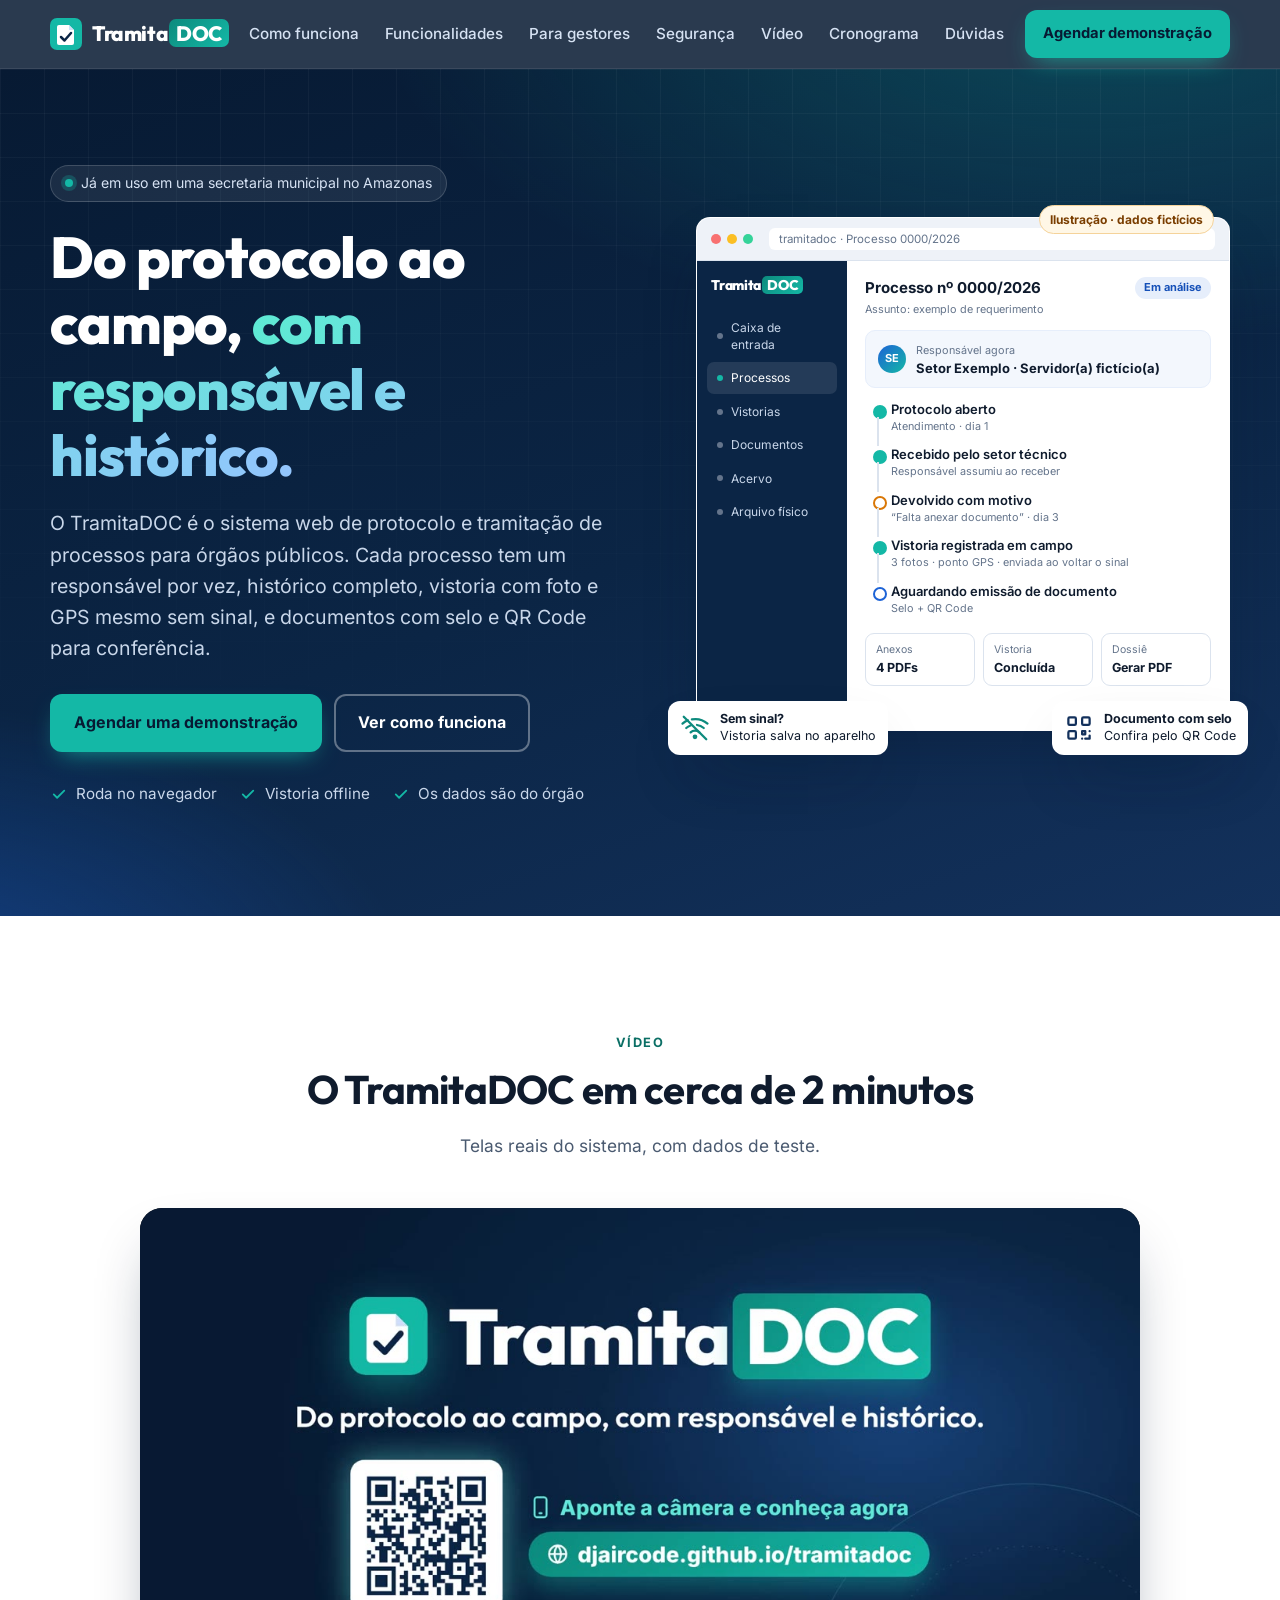
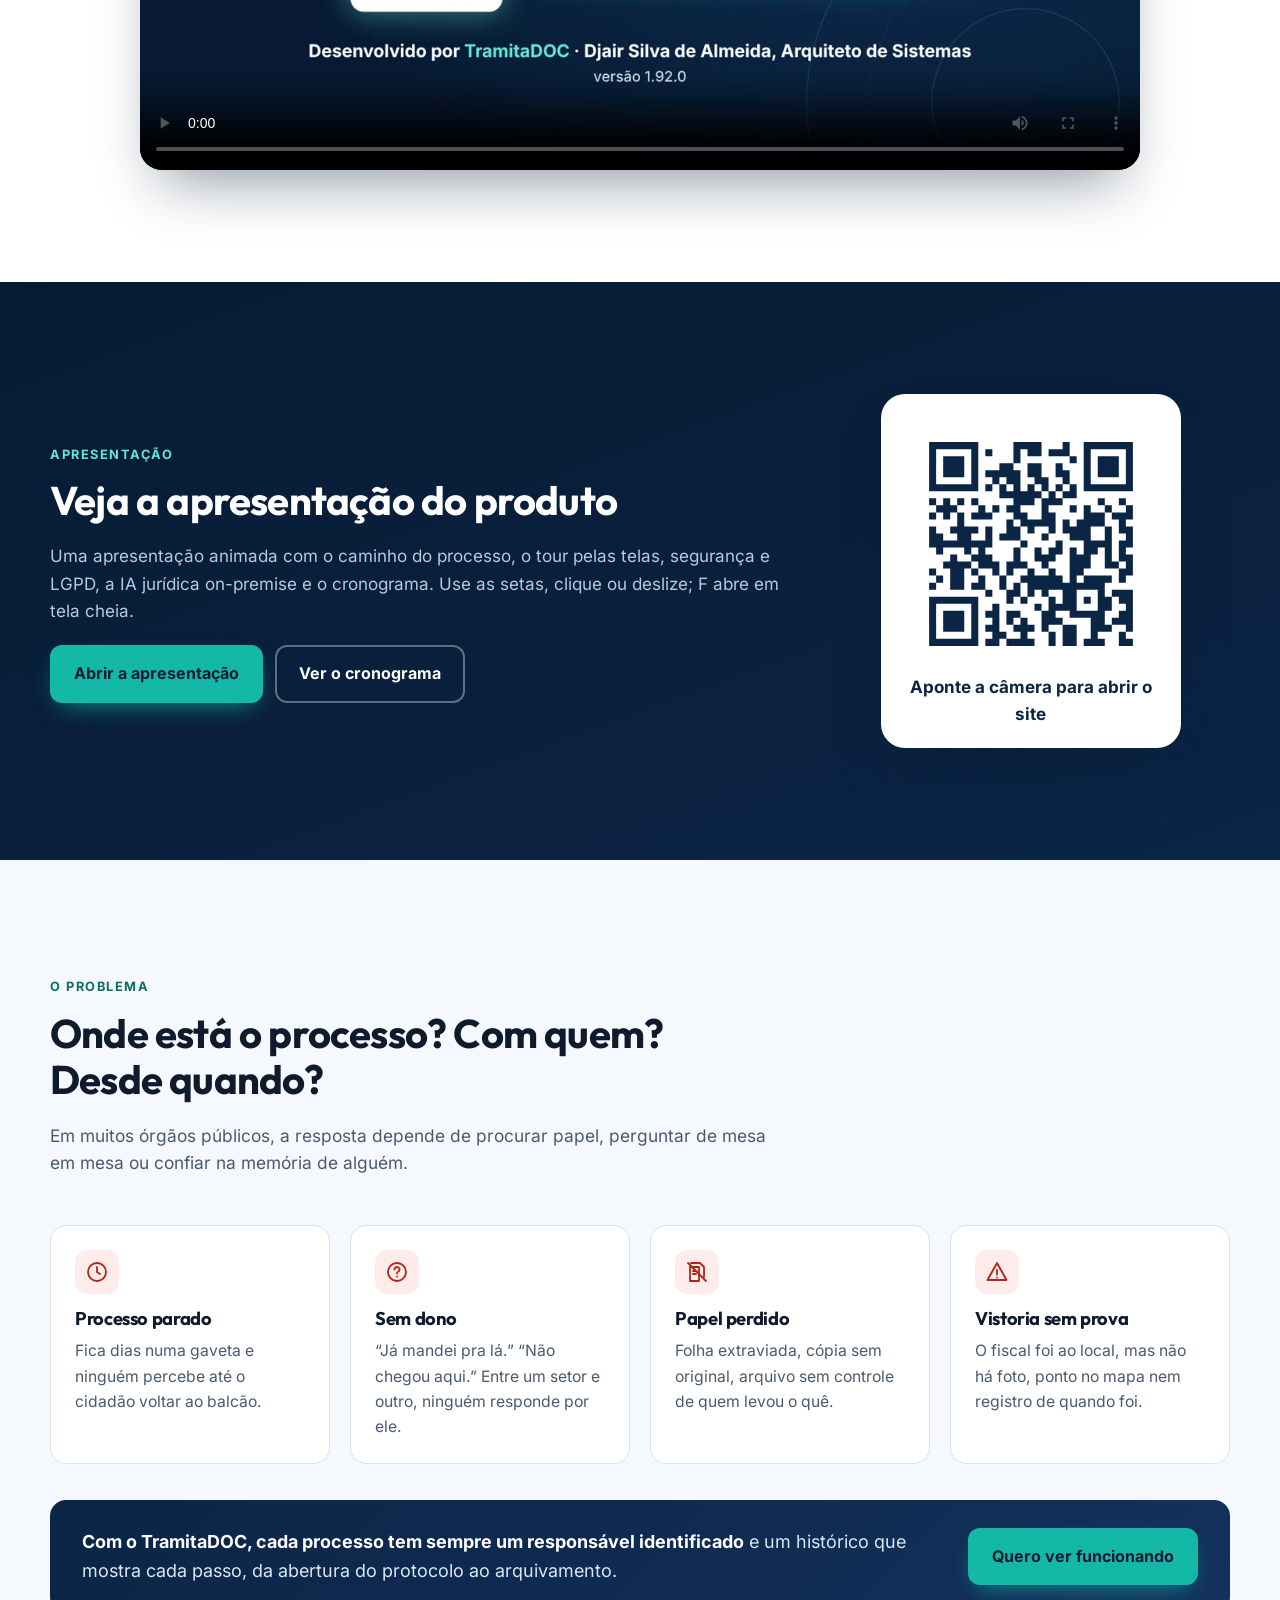
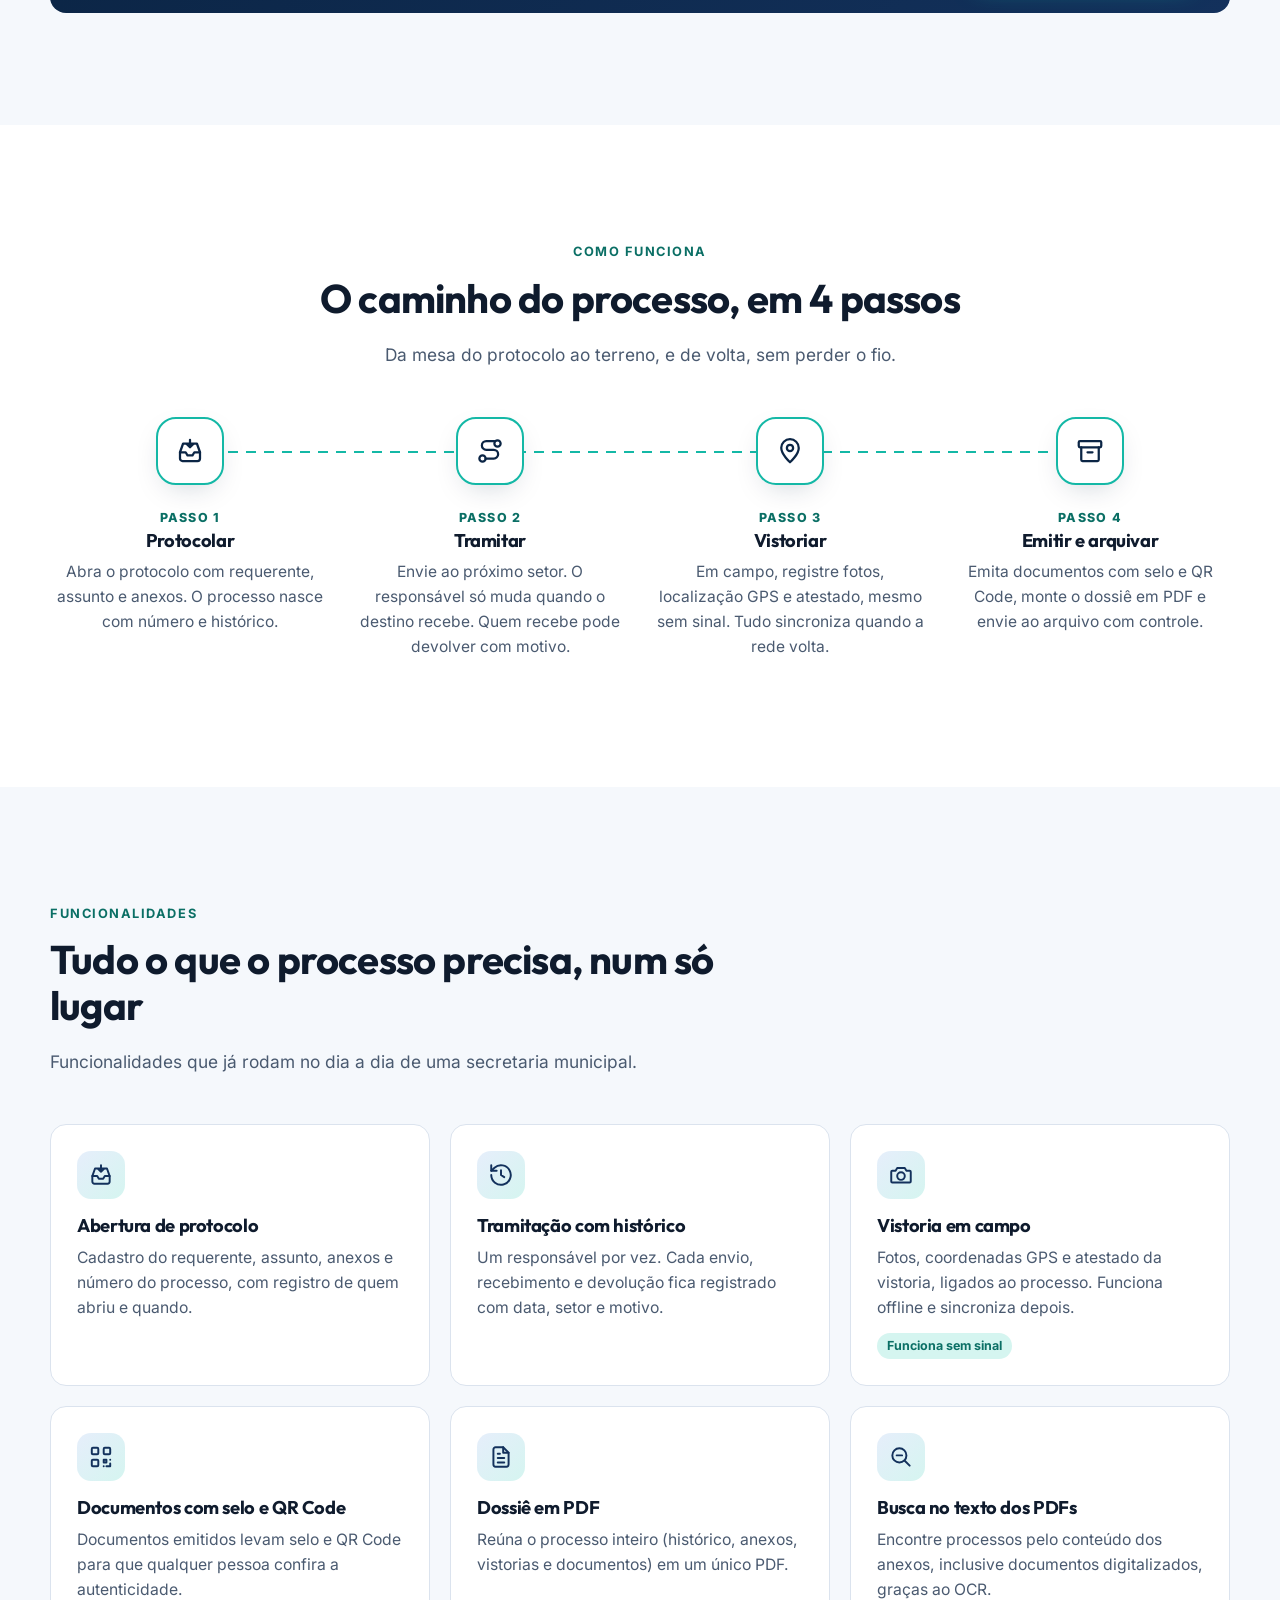
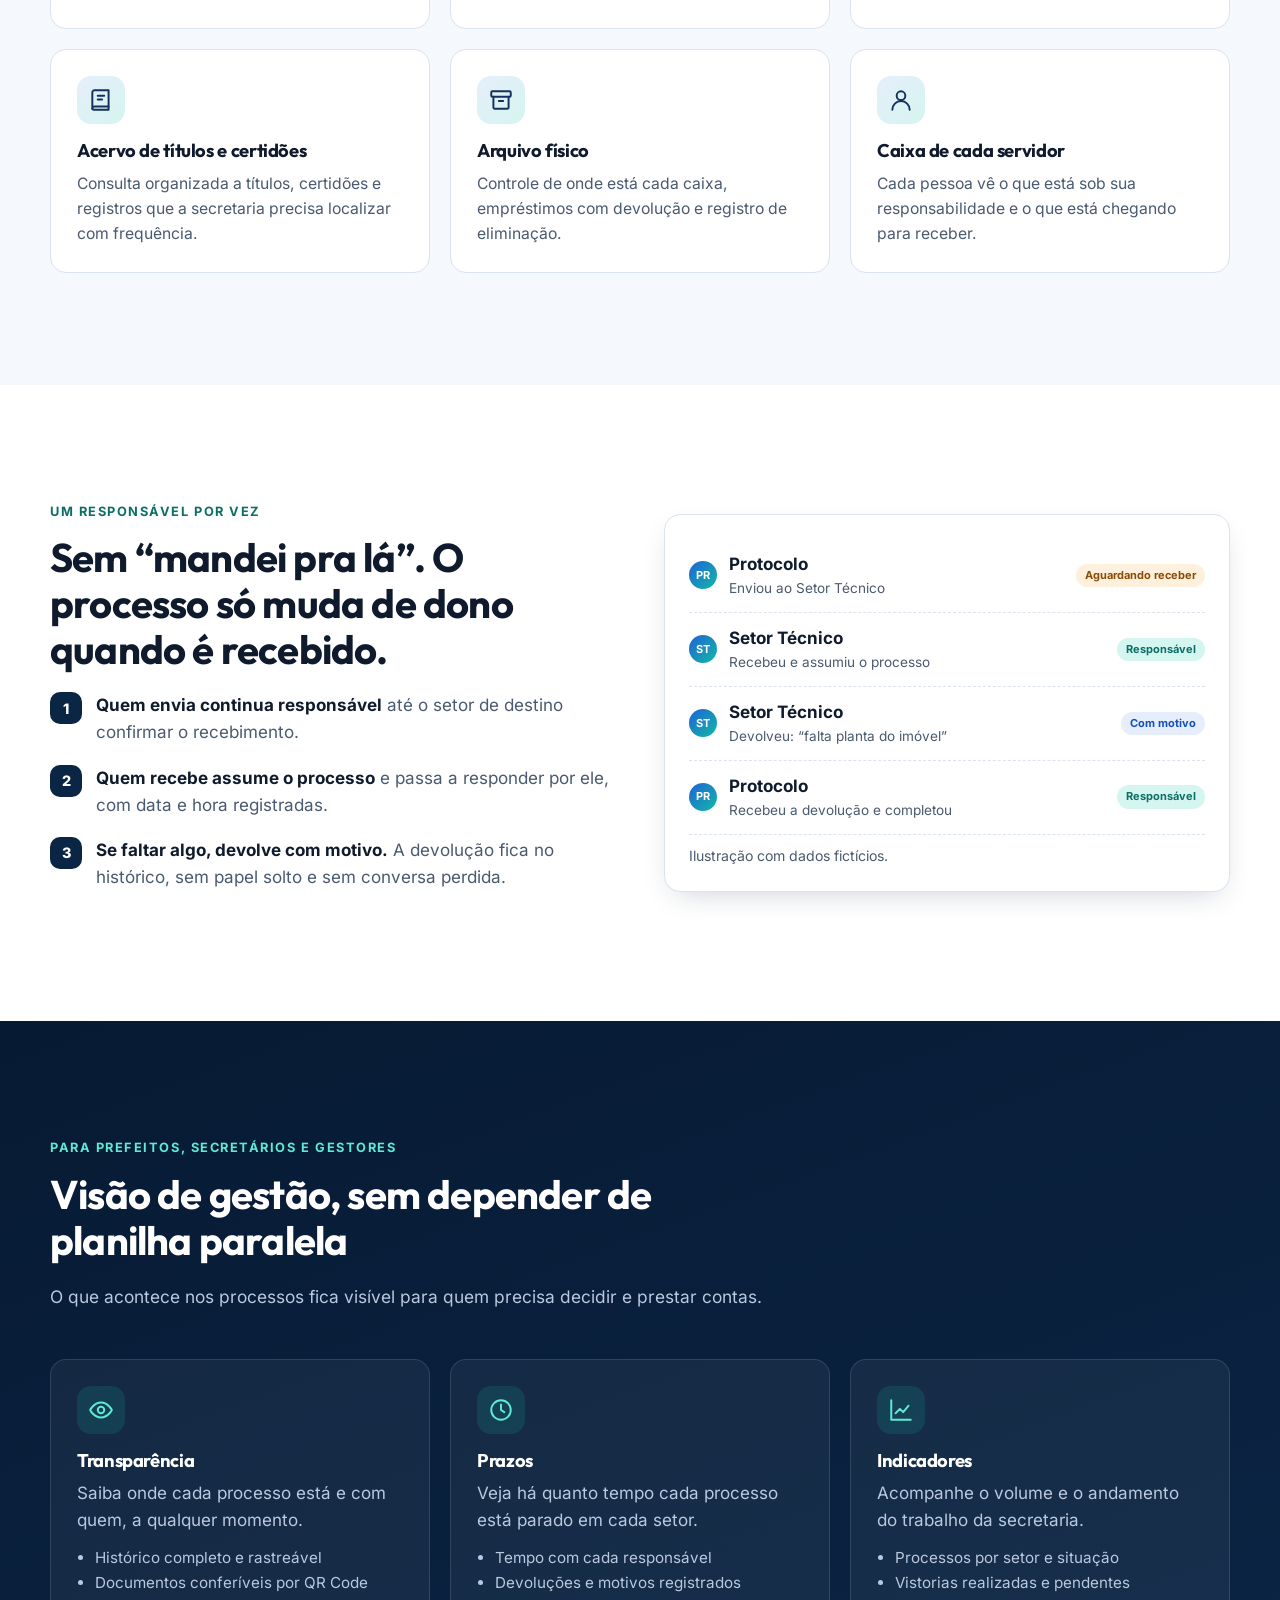
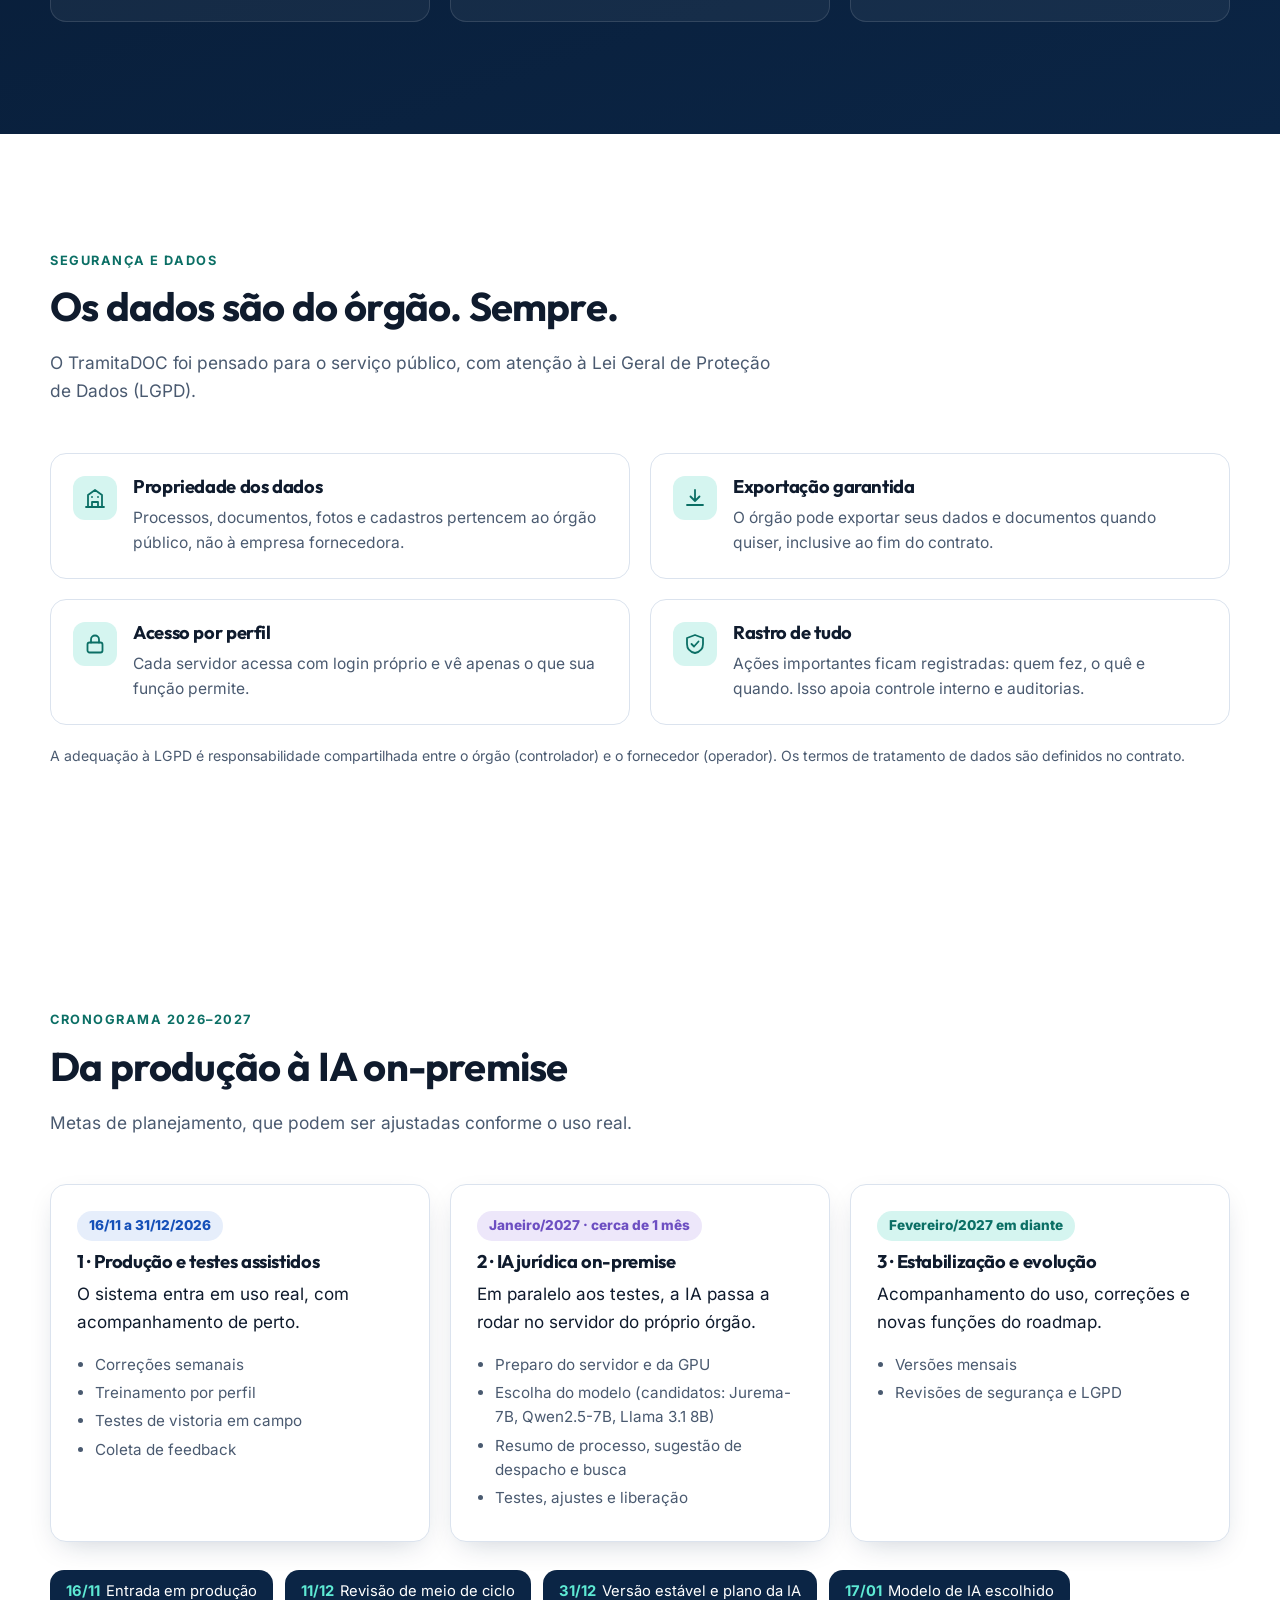
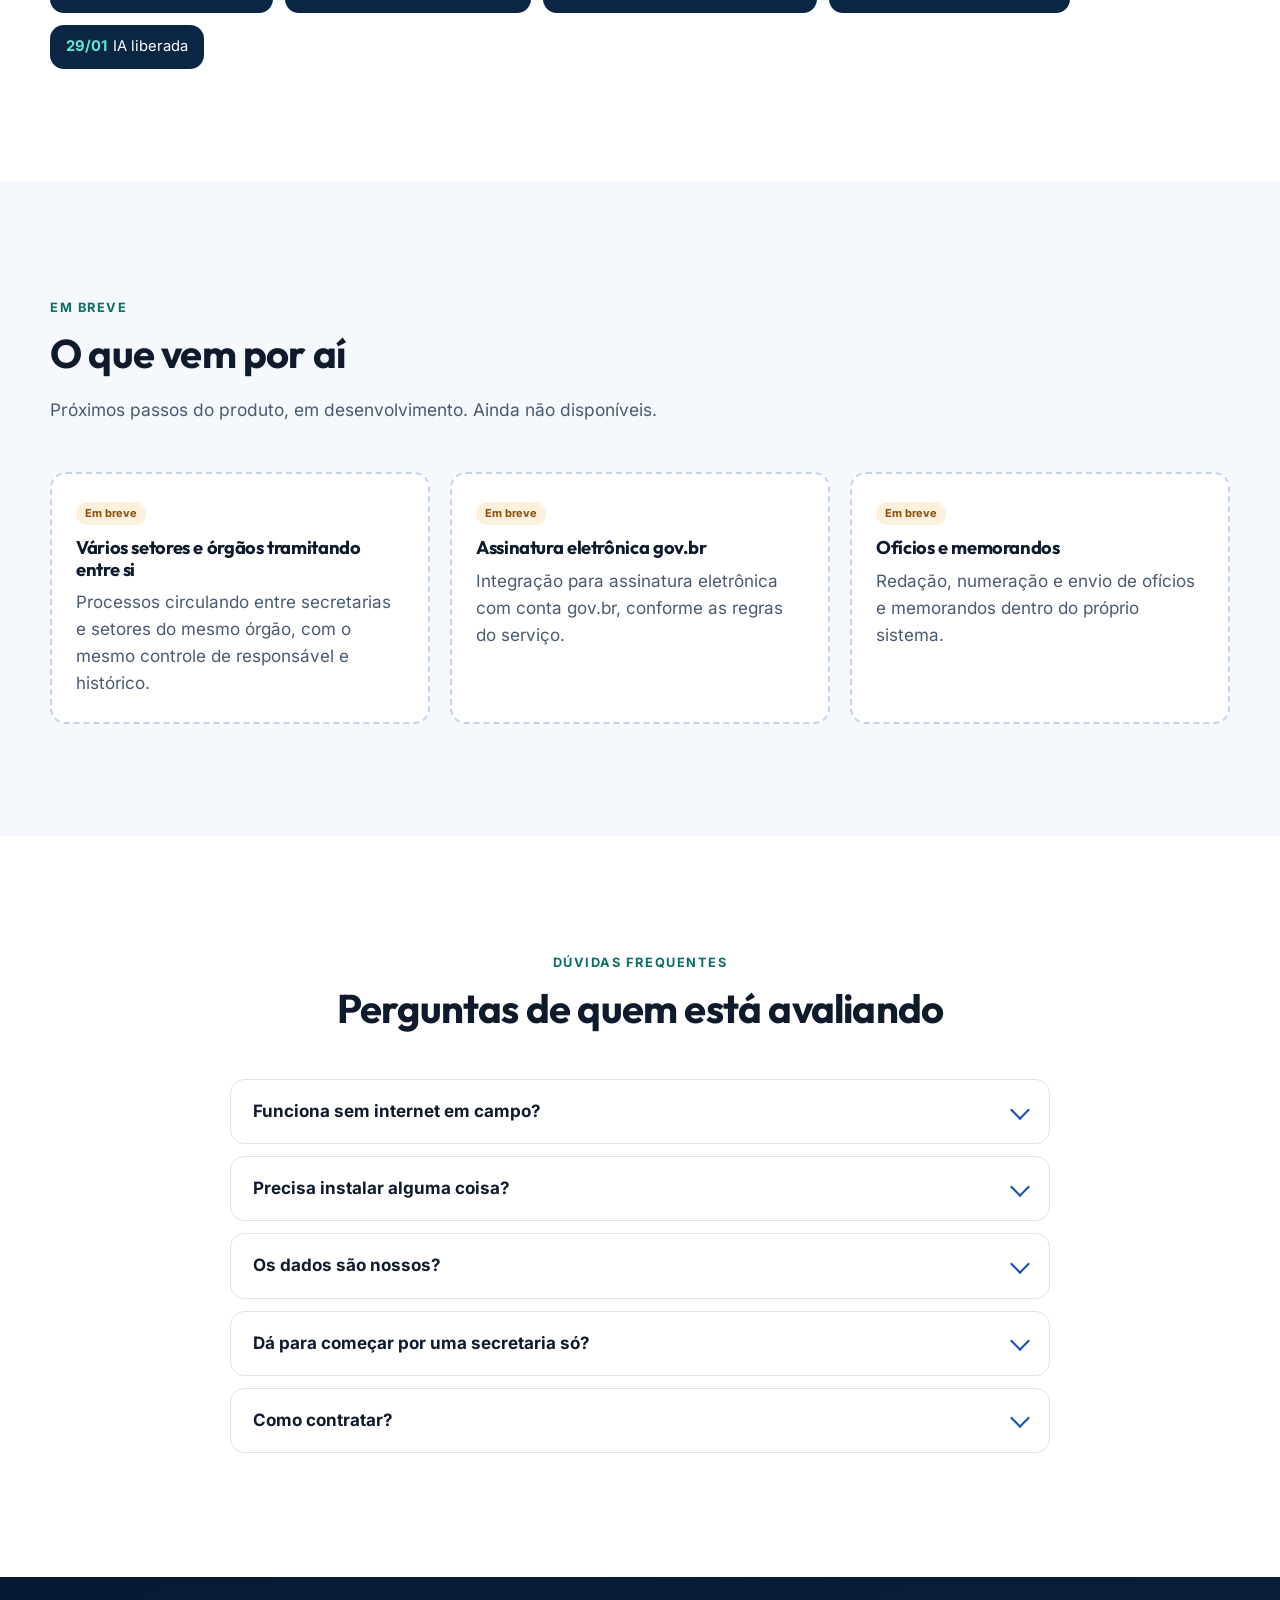
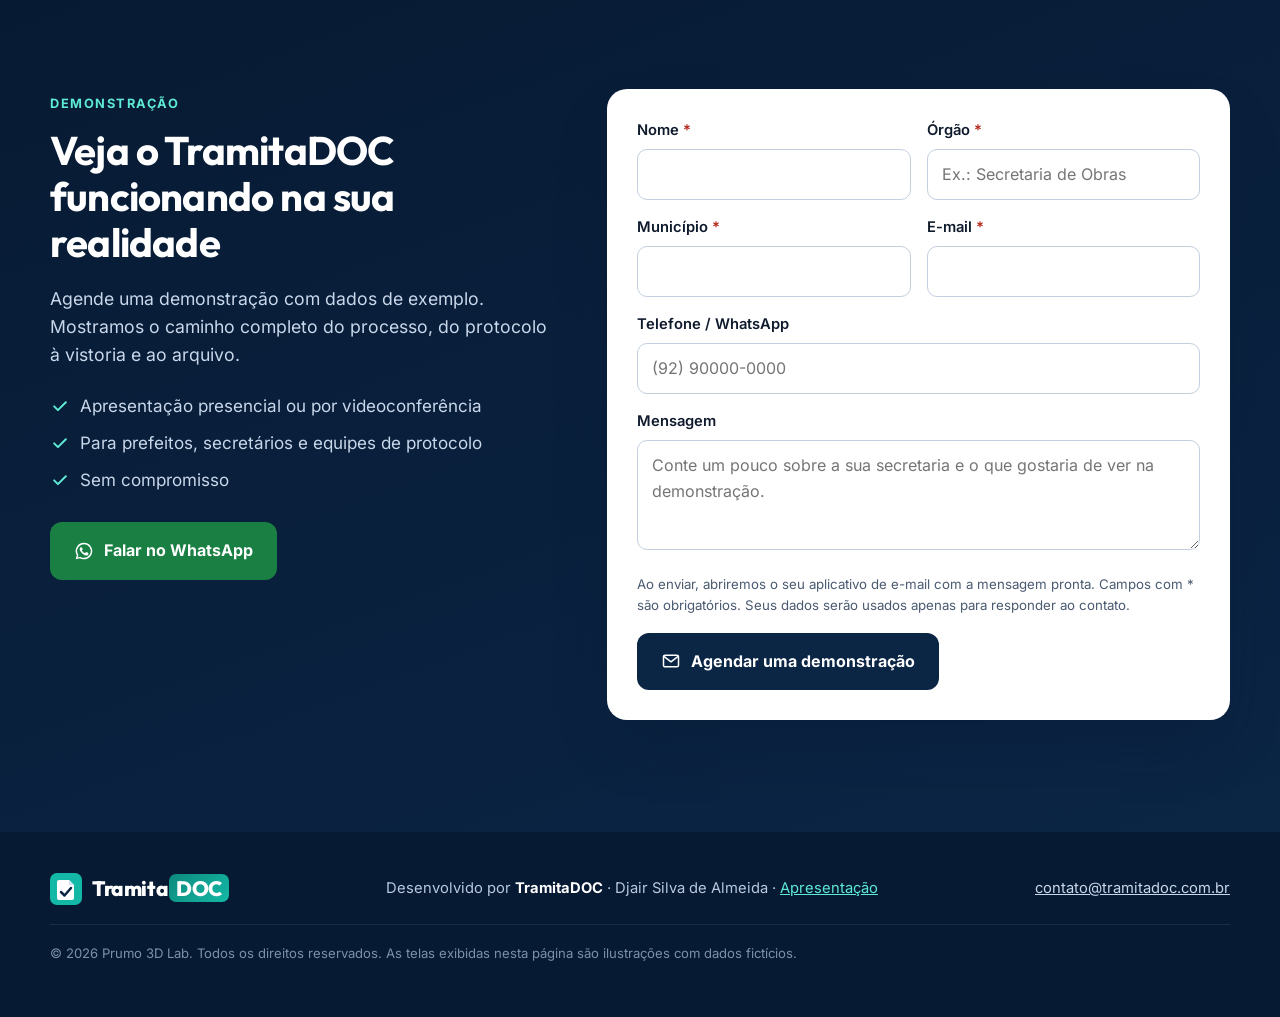
<file: index.html>
<!doctype html>
<html lang="pt-BR">
<head>
<meta charset="utf-8">
<meta name="viewport" content="width=device-width, initial-scale=1">
<title>TramitaDOC — Protocolo e tramitação de processos para órgãos públicos</title>
<meta name="description" content="TramitaDOC: sistema web de protocolo e tramitação de processos e documentos para órgãos públicos. Um responsável por vez, histórico completo, vistoria em campo com foto e GPS mesmo sem sinal, documentos com selo e QR Code.">
<meta name="keywords" content="protocolo, tramitação de processos, órgão público, prefeitura, secretaria, gestão documental, vistoria em campo, Amazonas">
<meta name="author" content="Prumo 3D Lab">
<meta name="theme-color" content="#0b2545">
<!-- TODO: trocar pelo domínio definitivo -->
<link rel="canonical" href="https://www.tramitadoc.com.br/">
<meta property="og:type" content="website">
<meta property="og:locale" content="pt_BR">
<meta property="og:site_name" content="TramitaDOC">
<meta property="og:title" content="TramitaDOC — Do protocolo ao campo, com responsável e histórico">
<meta property="og:description" content="Protocolo, tramitação, vistoria em campo (mesmo offline), documentos com selo e QR Code, dossiê em PDF e arquivo. Para órgãos públicos.">
<meta property="og:url" content="https://www.tramitadoc.com.br/">
<!-- TODO: criar imagem de compartilhamento 1200x630 (og-image.png) e publicar junto -->
<meta property="og:image" content="https://www.tramitadoc.com.br/og-image.png">
<meta name="twitter:card" content="summary_large_image">
<meta name="twitter:title" content="TramitaDOC — Do protocolo ao campo, com responsável e histórico">
<meta name="twitter:description" content="Sistema de protocolo e tramitação de processos para órgãos públicos.">
<link rel="icon" type="image/svg+xml" href="data:image/svg+xml,%3Csvg xmlns='http://www.w3.org/2000/svg' viewBox='0 0 64 64'%3E%3Crect width='64' height='64' rx='14' fill='%230b2545'/%3E%3Cpath d='M18 14h20l10 10v26a4 4 0 0 1-4 4H18a4 4 0 0 1-4-4V18a4 4 0 0 1 4-4z' fill='%23fff'/%3E%3Cpath d='M38 14v10h10' fill='%23cfe0f7'/%3E%3Cpath d='M22 38l7 7 13-15' fill='none' stroke='%2314b8a6' stroke-width='5' stroke-linecap='round' stroke-linejoin='round'/%3E%3C/svg%3E">
<script type="application/ld+json">
{"@context":"https://schema.org","@type":"SoftwareApplication","name":"TramitaDOC","applicationCategory":"BusinessApplication","operatingSystem":"Web","inLanguage":"pt-BR","description":"Sistema web de protocolo e tramitação de processos e documentos para órgãos públicos.","publisher":{"@type":"Organization","name":"Prumo 3D Lab","address":{"@type":"PostalAddress","addressLocality":"Manaus","addressRegion":"AM","addressCountry":"BR"}}}
</script>
<link rel="stylesheet" href="assets/design/tokens.css">
<style>
:root{
  --navy-900:#071a33; --navy-800:#0b2545; --navy-700:#13315c; --blue-600:#1550b8; --blue-500:#1d63d6; --blue-100:#e6eefb; --blue-50:#f3f7fd;
  --teal-600:#0d8a7d; --teal-700:#0b6f65; --teal-500:#14b8a6; --teal-100:#d5f5f0;
  --ink:#0f1b2d; --muted:#4a5a70; --line:#dbe3ee; --bg:#ffffff; --soft:#f5f8fc;
  --amber:#b45309; --red:#b42318;
  --radius:16px; --shadow:0 10px 30px -12px rgba(11,37,69,.25); --shadow-lg:0 30px 60px -20px rgba(7,26,51,.45);
  --font:var(--td-font-text,system-ui,-apple-system,"Segoe UI",Roboto,Arial,sans-serif); --font-display:var(--td-font-display,var(--font));
}
*{box-sizing:border-box}
html{scroll-behavior:smooth;-webkit-text-size-adjust:100%}
@media (prefers-reduced-motion:reduce){html{scroll-behavior:auto}*{animation:none!important;transition:none!important}}
body{margin:0;font-family:var(--font);color:var(--ink);background:var(--bg);line-height:1.6;font-size:17px}
img,svg{display:block;max-width:100%}
a{color:var(--blue-600)}
h1,h2,h3,.logo{font-family:var(--font-display)}
h1,h2,h3{line-height:1.15;letter-spacing:-.02em;margin:0 0 .5em}
h2{font-size:clamp(1.75rem,3.2vw,2.5rem)}
h3{font-size:1.15rem}
p{margin:0 0 1em}
.container{width:min(1180px,100% - 40px);margin-inline:auto}
.skip{position:absolute;left:-9999px;top:8px;background:#fff;padding:8px 14px;border-radius:8px;z-index:100}
.skip:focus{left:8px}
:focus-visible{outline:3px solid var(--teal-500);outline-offset:3px;border-radius:6px}
.eyebrow{display:inline-block;font-size:.8rem;font-weight:700;letter-spacing:.12em;text-transform:uppercase;color:var(--teal-700);margin-bottom:.75rem}
.section{padding:clamp(64px,9vw,112px) 0}
.section.soft{background:var(--soft)}
.section-head{max-width:720px;margin-bottom:48px}
.section-head p{color:var(--muted);font-size:1.08rem}
.center{text-align:center;margin-inline:auto}

/* Logo */
.logo{display:inline-flex;align-items:center;gap:10px;text-decoration:none;color:inherit;font-weight:800;font-size:1.3rem;letter-spacing:-.02em}
.logo .doc{color:#fff;background:linear-gradient(135deg,var(--teal-600),var(--teal-500));padding:1px 7px;border-radius:7px;margin-left:1px}
.logo svg{width:32px;height:32px}

/* Buttons */
.btn{display:inline-flex;align-items:center;justify-content:center;gap:10px;font:inherit;font-weight:700;font-size:1rem;padding:14px 22px;border-radius:12px;border:2px solid transparent;text-decoration:none;cursor:pointer;transition:transform .15s,box-shadow .15s,background .15s}
.btn:hover{transform:translateY(-1px)}
.btn-primary{background:var(--teal-500);color:var(--navy-900);box-shadow:0 10px 24px -10px rgba(20,184,166,.8)}
.btn-primary:hover{background:#2dd4bf}
.btn-ghost{border-color:rgba(255,255,255,.35);color:#fff}
.btn-ghost:hover{background:rgba(255,255,255,.08)}
.btn-dark{background:var(--navy-800);color:#fff}
.btn-wa{background:#1a7f43;color:#fff}
.btn-wa:hover{background:#166c39}
.btn svg{width:20px;height:20px}

/* Header */
header.site{position:sticky;top:0;z-index:50;background:rgba(7,26,51,.86);backdrop-filter:saturate(1.4) blur(12px);-webkit-backdrop-filter:saturate(1.4) blur(12px);border-bottom:1px solid rgba(255,255,255,.08);color:#fff}
.nav{display:flex;align-items:center;justify-content:space-between;height:68px;gap:20px}
.nav ul{display:flex;gap:26px;list-style:none;margin:0;padding:0}
.nav ul a{color:#d6e2f3;text-decoration:none;font-size:.95rem;font-weight:500}
.nav ul a:hover{color:#fff}
.nav .btn{padding:10px 16px;font-size:.92rem}
.menu-btn{display:none;background:none;border:0;color:#fff;padding:8px;cursor:pointer}
.menu-btn svg{width:28px;height:28px}
@media (max-width:920px){
  .nav ul{display:none;position:absolute;top:68px;left:0;right:0;flex-direction:column;gap:0;background:var(--navy-900);padding:8px 20px 20px;border-bottom:1px solid rgba(255,255,255,.1)}
  .nav ul.open{display:flex}
  .nav ul a{display:block;padding:12px 0;border-bottom:1px solid rgba(255,255,255,.07)}
  .menu-btn{display:block}
  .nav .btn.header-cta{display:none}
}

/* Hero */
.hero{position:relative;overflow:hidden;color:#fff;background:radial-gradient(1200px 600px at 85% -10%,rgba(20,184,166,.28),transparent 60%),radial-gradient(900px 500px at -10% 110%,rgba(29,99,214,.45),transparent 60%),linear-gradient(160deg,var(--navy-900),var(--navy-800) 55%,var(--navy-700));padding:clamp(56px,8vw,96px) 0 clamp(64px,9vw,110px)}
.hero::before{content:"";position:absolute;inset:0;background-image:linear-gradient(rgba(255,255,255,.04) 1px,transparent 1px),linear-gradient(90deg,rgba(255,255,255,.04) 1px,transparent 1px);background-size:44px 44px;mask-image:linear-gradient(180deg,#000,transparent 85%);-webkit-mask-image:linear-gradient(180deg,#000,transparent 85%);pointer-events:none}
.hero-grid{position:relative;display:grid;grid-template-columns:1.05fr .95fr;gap:56px;align-items:center}
.pill{display:inline-flex;align-items:center;gap:8px;background:rgba(255,255,255,.08);border:1px solid rgba(255,255,255,.16);padding:6px 14px;border-radius:999px;font-size:.88rem;color:#d6e2f3;margin-bottom:22px}
.pill .dot{width:8px;height:8px;border-radius:50%;background:var(--teal-500);box-shadow:0 0 0 4px rgba(20,184,166,.25)}
.hero h1{font-size:clamp(2.2rem,5vw,3.6rem);font-weight:800;margin-bottom:20px}
.hero h1 .hl{background:linear-gradient(90deg,#5eead4,#93c5fd);-webkit-background-clip:text;background-clip:text;color:transparent}
.hero .lead{font-size:clamp(1.05rem,1.6vw,1.22rem);color:#c9d7ea;max-width:560px;margin-bottom:30px}
.hero-ctas{display:flex;flex-wrap:wrap;gap:12px;margin-bottom:30px}
.hero-checks{display:flex;flex-wrap:wrap;gap:10px 22px;list-style:none;padding:0;margin:0;color:#c9d7ea;font-size:.95rem}
.hero-checks li{display:flex;align-items:center;gap:8px}
.hero-checks svg{width:18px;height:18px;color:var(--teal-500);flex:none}
@media (max-width:980px){.hero-grid{grid-template-columns:1fr;gap:44px}}

/* Mockup */
.mock-wrap{position:relative}
.mock-tag{position:absolute;top:-12px;right:16px;z-index:3;background:#fff7e6;color:#7a3e00;font-size:.75rem;font-weight:700;padding:4px 10px;border-radius:999px;border:1px solid #f5d39a}
.mock{background:#fff;color:var(--ink);border-radius:14px;box-shadow:var(--shadow-lg);overflow:hidden;font-size:13px;line-height:1.45;border:1px solid rgba(255,255,255,.2)}
.mock-bar{display:flex;align-items:center;gap:6px;padding:10px 14px;background:#eef2f8;border-bottom:1px solid var(--line)}
.mock-bar i{width:10px;height:10px;border-radius:50%;background:#cbd5e1;display:block}
.mock-bar i:nth-child(1){background:#f87171}.mock-bar i:nth-child(2){background:#fbbf24}.mock-bar i:nth-child(3){background:#34d399}
.mock-bar .url{margin-left:10px;flex:1;background:#fff;border-radius:6px;padding:3px 10px;color:#64748b;font-size:11.5px;white-space:nowrap;overflow:hidden;text-overflow:ellipsis}
.mock-body{display:grid;grid-template-columns:150px 1fr;min-height:360px}
.mock-side{background:var(--navy-800);color:#c9d7ea;padding:14px 10px;font-size:12px}
.mock-side .logo{font-size:14px;color:#fff;margin:0 4px 16px}
.mock-side .logo .doc{padding:0 5px;border-radius:5px}
.mock-side div.it{padding:7px 10px;border-radius:7px;margin-bottom:2px;display:flex;align-items:center;gap:8px}
.mock-side div.it.on{background:rgba(255,255,255,.1);color:#fff}
.mock-side div.it b{width:6px;height:6px;border-radius:50%;background:#64748b;display:block}
.mock-side div.it.on b{background:var(--teal-500)}
.mock-main{padding:16px 18px}
.mock-head{display:flex;justify-content:space-between;align-items:flex-start;gap:10px;margin-bottom:12px}
.mock-head h4{margin:0;font-size:15px}
.mock-head small{color:#64748b}
.badge{display:inline-block;font-size:11px;font-weight:700;padding:3px 9px;border-radius:999px;white-space:nowrap}
.b-teal{background:var(--teal-100);color:var(--teal-700)}
.b-blue{background:var(--blue-100);color:var(--blue-600)}
.b-amber{background:#fdf0dc;color:#8a4b06}
.mock-resp{display:flex;align-items:center;gap:10px;background:var(--blue-50);border:1px solid var(--blue-100);border-radius:10px;padding:9px 12px;margin-bottom:12px}
.avatar{width:28px;height:28px;border-radius:50%;background:linear-gradient(135deg,var(--blue-500),var(--teal-500));color:#fff;font-weight:700;display:grid;place-items:center;font-size:11px;flex:none}
.tl{list-style:none;margin:0;padding:0 0 0 4px}
.tl li{position:relative;padding:0 0 11px 22px}
.tl li::before{content:"";position:absolute;left:4px;top:5px;width:10px;height:10px;border-radius:50%;background:#fff;border:2px solid var(--blue-500)}
.tl li::after{content:"";position:absolute;left:8px;top:17px;bottom:-1px;width:2px;background:var(--line)}
.tl li:last-child::after{display:none}
.tl li.ok::before{background:var(--teal-500);border-color:var(--teal-500)}
.tl li.back::before{border-color:#d97706}
.tl .t{font-weight:600}
.tl small{color:#64748b;display:block}
.mock-foot{display:grid;grid-template-columns:repeat(3,1fr);gap:8px;margin-top:6px}
.mini{border:1px solid var(--line);border-radius:9px;padding:8px 10px}
.mini small{color:#64748b;display:block;font-size:10.5px}
.mini b{font-size:12.5px}
.float-card{position:absolute;background:#fff;color:var(--ink);border-radius:12px;box-shadow:var(--shadow-lg);padding:10px 12px;display:flex;gap:10px;align-items:center;font-size:12.5px;line-height:1.35}
.float-card svg{width:30px;height:30px;flex:none}
.mock-main{padding-bottom:44px}
.mock-wrap{margin-bottom:24px}
.fc-1{left:-28px;bottom:-24px}
.fc-2{right:-18px;bottom:-24px}
@media (max-width:1100px){.fc-1{left:-8px}.fc-2{right:-6px}}
@media (max-width:560px){.mock-main{padding-bottom:16px}.mock-wrap{margin-bottom:0}.hero-ctas .btn{width:100%}.card,.pain{display:grid;grid-template-columns:44px 1fr;gap:2px 14px;padding:20px}.card .ic,.pain .ic{grid-row:span 3;width:44px;height:44px;margin:0;align-self:start}.card h3,.pain h3{margin:0 0 .25em;align-self:center}.card .tag{justify-self:start}.mock-body{grid-template-columns:1fr}.mock-side{display:none}.float-card{position:static;margin-top:12px}.mock-foot{grid-template-columns:1fr 1fr}.mock-foot .mini:last-child{grid-column:1/-1}}

/* Problem */
.grid-4{display:grid;grid-template-columns:repeat(4,1fr);gap:20px}
.grid-3{display:grid;grid-template-columns:repeat(3,1fr);gap:20px}
.grid-2{display:grid;grid-template-columns:repeat(2,1fr);gap:20px}
@media (max-width:980px){.grid-4{grid-template-columns:repeat(2,1fr)}.grid-3{grid-template-columns:repeat(2,1fr)}}
@media (max-width:620px){.grid-4,.grid-3,.grid-2{grid-template-columns:1fr}}
.pain{background:#fff;border:1px solid var(--line);border-radius:var(--radius);padding:24px;position:relative}
.pain .ic{width:44px;height:44px;border-radius:12px;display:grid;place-items:center;background:#fdecea;color:var(--red);margin-bottom:14px}
.pain .ic svg{width:24px;height:24px}
.pain p{color:var(--muted);margin:0;font-size:.98rem}
.answer{margin-top:36px;background:linear-gradient(135deg,var(--navy-800),var(--navy-700));color:#fff;border-radius:var(--radius);padding:28px 32px;display:flex;gap:20px;align-items:center;flex-wrap:wrap}
.answer p{margin:0;flex:1;min-width:260px;font-size:1.12rem;color:#dbe6f5}
.answer strong{color:#fff}

/* Steps */
.steps{display:grid;grid-template-columns:repeat(4,1fr);gap:20px;counter-reset:s;position:relative}
.steps::before{content:"";position:absolute;top:34px;left:12%;right:12%;height:2px;background:repeating-linear-gradient(90deg,var(--teal-500) 0 10px,transparent 10px 18px);z-index:0}
.step{position:relative;z-index:1;text-align:center;padding:0 6px}
.step .num{width:68px;height:68px;margin:0 auto 18px;border-radius:20px;background:#fff;border:2px solid var(--teal-500);display:grid;place-items:center;color:var(--navy-800);box-shadow:var(--shadow)}
.step .num svg{width:30px;height:30px}
.step .k{font-size:.78rem;font-weight:800;color:var(--teal-700);letter-spacing:.1em;text-transform:uppercase}
.step p{color:var(--muted);font-size:.97rem}
@media (max-width:900px){.steps{grid-template-columns:1fr 1fr;row-gap:36px}.steps::before{display:none}}
@media (max-width:520px){.steps{grid-template-columns:1fr}.step{text-align:left;display:grid;grid-template-columns:64px 1fr;gap:4px 16px}.step .num{margin:0;width:56px;height:56px;grid-row:span 3}.step h3,.step p,.step .k{grid-column:2}}

/* Feature cards */
.card{background:#fff;border:1px solid var(--line);border-radius:var(--radius);padding:26px;transition:transform .2s,box-shadow .2s,border-color .2s}
.card:hover{transform:translateY(-3px);box-shadow:var(--shadow);border-color:#c5d4ea}
.card .ic{width:48px;height:48px;border-radius:14px;display:grid;place-items:center;background:linear-gradient(135deg,var(--blue-100),var(--teal-100));color:var(--navy-700);margin-bottom:16px}
.card .ic svg{width:26px;height:26px}
.card p{color:var(--muted);margin:0;font-size:.98rem}
.card .tag{display:inline-block;margin-top:12px;font-size:.78rem;font-weight:700;color:var(--teal-700);background:var(--teal-100);padding:3px 10px;border-radius:999px}

/* Rule highlight */
.rule{display:grid;grid-template-columns:1fr 1fr;gap:48px;align-items:center}
.rule ul{list-style:none;padding:0;margin:0}
.rule li{display:flex;gap:14px;margin-bottom:18px}
.rule li .n{flex:none;width:32px;height:32px;border-radius:10px;background:var(--navy-800);color:#fff;display:grid;place-items:center;font-weight:800;font-size:.9rem}
.rule li p{margin:0;color:var(--muted)}
.rule li strong{color:var(--ink)}
.flow{background:#fff;border:1px solid var(--line);border-radius:var(--radius);padding:24px;box-shadow:var(--shadow)}
.flow-row{display:flex;align-items:center;gap:12px;padding:12px 0;border-bottom:1px dashed var(--line)}
.flow-row:last-child{border:0}
.flow-row .who{flex:1}
.flow-row .who small{display:block;color:var(--muted);font-size:.85rem}
@media (max-width:900px){.rule{grid-template-columns:1fr}}

/* Managers */
.dark{background:linear-gradient(160deg,var(--navy-900),var(--navy-800));color:#fff}
.dark .eyebrow{color:#5eead4}
.dark .section-head p{color:#b9c9df}
.mgr{background:rgba(255,255,255,.05);border:1px solid rgba(255,255,255,.12);border-radius:var(--radius);padding:26px}
.mgr .ic{width:48px;height:48px;border-radius:14px;display:grid;place-items:center;background:rgba(20,184,166,.15);color:#5eead4;margin-bottom:16px}
.mgr .ic svg{width:26px;height:26px}
.mgr p{color:#b9c9df;margin:0}
.mgr ul{margin:12px 0 0;padding-left:18px;color:#b9c9df;font-size:.95rem}

/* Security */
.sec-item{display:flex;gap:16px;padding:22px;border:1px solid var(--line);border-radius:var(--radius);background:#fff}
.sec-item .ic{flex:none;width:44px;height:44px;border-radius:12px;display:grid;place-items:center;background:var(--teal-100);color:var(--teal-700)}
.sec-item .ic svg{width:24px;height:24px}
.sec-item p{margin:0;color:var(--muted);font-size:.97rem}
.note{font-size:.88rem;color:var(--muted);margin-top:20px}

/* Soon */
.soon{border:2px dashed #c5d4ea;border-radius:var(--radius);padding:24px;background:#fff}
.soon .badge{margin-bottom:12px}
.soon p{margin:0;color:var(--muted)}

/* FAQ */
.faq{max-width:820px;margin-inline:auto}
details{border:1px solid var(--line);border-radius:14px;background:#fff;margin-bottom:12px;overflow:hidden}
summary{list-style:none;cursor:pointer;padding:18px 22px;font-weight:700;display:flex;justify-content:space-between;gap:16px;align-items:center}
summary::-webkit-details-marker{display:none}
summary::after{content:"";flex:none;width:12px;height:12px;border-right:2.5px solid var(--blue-600);border-bottom:2.5px solid var(--blue-600);transform:rotate(45deg);transition:transform .2s;margin-top:-4px}
details[open] summary::after{transform:rotate(-135deg);margin-top:4px}
details .a{padding:0 22px 18px;color:var(--muted)}
details .a p:last-child{margin:0}

/* Contact */
.contact{display:grid;grid-template-columns:.9fr 1.1fr;gap:48px;align-items:start}
.contact .lead{color:#c9d7ea;font-size:1.1rem}
.contact-list{list-style:none;padding:0;margin:24px 0 28px;color:#c9d7ea}
.contact-list li{display:flex;gap:10px;margin-bottom:10px}
.contact-list svg{width:20px;height:20px;color:#5eead4;flex:none;margin-top:3px}
form.f{background:#fff;color:var(--ink);border-radius:20px;padding:30px;box-shadow:var(--shadow-lg);display:grid;grid-template-columns:1fr 1fr;gap:16px}
.f .full{grid-column:1/-1}
.f label{display:block;font-weight:600;font-size:.92rem;margin-bottom:6px}
.f label .req{color:var(--red)}
.f input,.f textarea{width:100%;font:inherit;font-size:1rem;padding:12px 14px;border:1.5px solid #c3cfdf;border-radius:10px;background:#fff;color:var(--ink)}
.f input:focus,.f textarea:focus{border-color:var(--blue-500);outline:3px solid rgba(29,99,214,.18);outline-offset:0}
.f textarea{min-height:110px;resize:vertical}
.f .hint{font-size:.83rem;color:var(--muted);margin:0}
.f .actions{display:flex;flex-wrap:wrap;gap:12px;align-items:center}
.f .btn-primary{background:var(--navy-800);color:#fff;box-shadow:none}
.f .btn-primary:hover{background:var(--navy-700)}
.f .status{font-size:.9rem;color:var(--teal-700);font-weight:600}
@media (max-width:900px){.contact{grid-template-columns:1fr}}
@media (max-width:520px){form.f{grid-template-columns:1fr;padding:22px}}

/* Footer */
footer{background:var(--navy-900);color:#9fb2cc;padding:40px 0;font-size:.92rem}
.foot{display:flex;flex-wrap:wrap;justify-content:space-between;gap:20px;align-items:center}
footer .logo{color:#fff}
footer a{color:#c9d7ea}
footer .small{font-size:.82rem;color:#7d90ab;margin-top:18px;border-top:1px solid rgba(255,255,255,.08);padding-top:18px}

/* Reveal */
.reveal{opacity:0;transform:translateY(16px);transition:opacity .6s ease,transform .6s ease}
.reveal.in{opacity:1;transform:none}
.no-js .reveal{opacity:1;transform:none}

/* Vídeo, apresentação e cronograma (v3) */
.video-wrap{position:relative;border-radius:22px;overflow:hidden;box-shadow:var(--shadow-lg);background:#000;aspect-ratio:16/9;max-width:1000px;margin-inline:auto}
.video-wrap video{width:100%;height:100%;display:block}
.present{display:grid;grid-template-columns:1.3fr .7fr;gap:40px;align-items:center}
.present .qr{background:#fff;border-radius:24px;padding:20px;text-align:center;box-shadow:var(--shadow-lg);max-width:300px;justify-self:center;color:var(--navy-800);font-weight:700}
.present .qr img{width:100%;height:auto}
.present .ctas{display:flex;gap:12px;flex-wrap:wrap;margin-top:20px}
@media (max-width:860px){.present{grid-template-columns:1fr}}
.crono{display:grid;grid-template-columns:repeat(3,1fr);gap:20px;counter-reset:f}
.phase{background:#fff;border:1px solid var(--line);border-radius:var(--radius);padding:26px;box-shadow:var(--shadow);position:relative}
.phase .when{display:inline-block;font-weight:800;font-size:.85rem;border-radius:999px;padding:4px 12px;margin-bottom:10px}
.phase.p1 .when{background:var(--blue-100);color:var(--blue-600)}.phase.p2 .when{background:#ede7fa;color:#6d4fc2}.phase.p3 .when{background:var(--teal-100);color:var(--teal-700)}
.phase ul{margin:12px 0 0;padding-left:18px;color:var(--muted);font-size:.95rem}.phase li{margin:4px 0}
.milestones{display:flex;flex-wrap:wrap;gap:12px;margin-top:28px}
.milestones div{background:var(--navy-800);color:#fff;border-radius:14px;padding:10px 16px;font-size:.92rem}.milestones b{color:#5eead4;margin-right:6px}
@media (max-width:980px){.crono{grid-template-columns:1fr}}
.sign{color:#b9c9df}
</style>
</head>
<body class="no-js">
<a class="skip" href="#conteudo">Pular para o conteúdo</a>

<!-- Ícones reutilizáveis -->
<svg width="0" height="0" style="position:absolute" aria-hidden="true">
  <defs>
    <symbol id="i-check" viewBox="0 0 24 24"><path d="M5 12.5l4.5 4.5L19 7.5" fill="none" stroke="currentColor" stroke-width="2.4" stroke-linecap="round" stroke-linejoin="round"/></symbol>
    <symbol id="i-logo" viewBox="0 0 64 64"><rect width="64" height="64" rx="14" fill="#14b8a6"/><path d="M18 14h20l10 10v26a4 4 0 0 1-4 4H18a4 4 0 0 1-4-4V18a4 4 0 0 1 4-4z" fill="#fff"/><path d="M38 14v10h10" fill="#cfe0f7"/><path d="M22 38l7 7 13-15" fill="none" stroke="#0b2545" stroke-width="5" stroke-linecap="round" stroke-linejoin="round"/></symbol>
    <symbol id="i-inbox" viewBox="0 0 24 24" fill="none" stroke="currentColor" stroke-width="1.8" stroke-linecap="round" stroke-linejoin="round"><path d="M4 13l2.5-7h11L20 13v5a2 2 0 0 1-2 2H6a2 2 0 0 1-2-2z"/><path d="M4 13h4.5l1.5 2.5h4l1.5-2.5H20"/><path d="M12 3v6m-2.5-2.5L12 9l2.5-2.5"/></symbol>
    <symbol id="i-route" viewBox="0 0 24 24" fill="none" stroke="currentColor" stroke-width="1.8" stroke-linecap="round" stroke-linejoin="round"><circle cx="6" cy="18" r="2.5"/><circle cx="18" cy="6" r="2.5"/><path d="M8.5 18H15a3.5 3.5 0 0 0 0-7H9a3.5 3.5 0 0 1 0-7h6.5"/></symbol>
    <symbol id="i-pin" viewBox="0 0 24 24" fill="none" stroke="currentColor" stroke-width="1.8" stroke-linecap="round" stroke-linejoin="round"><path d="M12 21s-7-6.2-7-11.5A7 7 0 0 1 19 9.5C19 14.8 12 21 12 21z"/><circle cx="12" cy="9.5" r="2.5"/></symbol>
    <symbol id="i-qr" viewBox="0 0 24 24" fill="none" stroke="currentColor" stroke-width="1.8" stroke-linecap="round" stroke-linejoin="round"><rect x="3.5" y="3.5" width="6" height="6" rx="1"/><rect x="14.5" y="3.5" width="6" height="6" rx="1"/><rect x="3.5" y="14.5" width="6" height="6" rx="1"/><path d="M14.5 14.5h2.5v2.5h-2.5zM20.5 14.5v.01M17 20.5h3.5V18M14.5 20.5v.01"/></symbol>
    <symbol id="i-camera" viewBox="0 0 24 24" fill="none" stroke="currentColor" stroke-width="1.8" stroke-linecap="round" stroke-linejoin="round"><path d="M4 8h3l1.5-2.5h7L17 8h3a1 1 0 0 1 1 1v9a1 1 0 0 1-1 1H4a1 1 0 0 1-1-1V9a1 1 0 0 1 1-1z"/><circle cx="12" cy="13" r="3.5"/></symbol>
    <symbol id="i-offline" viewBox="0 0 24 24" fill="none" stroke="currentColor" stroke-width="1.8" stroke-linecap="round" stroke-linejoin="round"><path d="M2 8.5a15 15 0 0 1 4.2-2.7M9.5 5.1A15 15 0 0 1 22 8.5M5 12a10 10 0 0 1 3.4-2M13.6 9.6A10 10 0 0 1 19 12M8.5 15.5a5 5 0 0 1 7 0"/><circle cx="12" cy="19" r="1"/><path d="M3 3l18 18"/></symbol>
    <symbol id="i-pdf" viewBox="0 0 24 24" fill="none" stroke="currentColor" stroke-width="1.8" stroke-linecap="round" stroke-linejoin="round"><path d="M14 3H7a2 2 0 0 0-2 2v14a2 2 0 0 0 2 2h10a2 2 0 0 0 2-2V8z"/><path d="M14 3v5h5M9 13h6M9 17h6M9 9h2"/></symbol>
    <symbol id="i-search" viewBox="0 0 24 24" fill="none" stroke="currentColor" stroke-width="1.8" stroke-linecap="round" stroke-linejoin="round"><circle cx="10.5" cy="10.5" r="6.5"/><path d="M20 20l-4.8-4.8M8 10.5h5"/></symbol>
    <symbol id="i-archive" viewBox="0 0 24 24" fill="none" stroke="currentColor" stroke-width="1.8" stroke-linecap="round" stroke-linejoin="round"><rect x="3" y="4" width="18" height="5" rx="1"/><path d="M5 9v10a1 1 0 0 0 1 1h12a1 1 0 0 0 1-1V9M10 13h4"/></symbol>
    <symbol id="i-book" viewBox="0 0 24 24" fill="none" stroke="currentColor" stroke-width="1.8" stroke-linecap="round" stroke-linejoin="round"><path d="M4 5a2 2 0 0 1 2-2h13v15H6a2 2 0 0 0-2 2z"/><path d="M4 20a2 2 0 0 0 2 1h13v-3M9 8h6M9 11.5h4"/></symbol>
    <symbol id="i-user" viewBox="0 0 24 24" fill="none" stroke="currentColor" stroke-width="1.8" stroke-linecap="round" stroke-linejoin="round"><circle cx="12" cy="8" r="4"/><path d="M4 21a8 8 0 0 1 16 0"/></symbol>
    <symbol id="i-clock" viewBox="0 0 24 24" fill="none" stroke="currentColor" stroke-width="1.8" stroke-linecap="round" stroke-linejoin="round"><circle cx="12" cy="12" r="9"/><path d="M12 7v5l3 2"/></symbol>
    <symbol id="i-eye" viewBox="0 0 24 24" fill="none" stroke="currentColor" stroke-width="1.8" stroke-linecap="round" stroke-linejoin="round"><path d="M2 12s3.5-7 10-7 10 7 10 7-3.5 7-10 7S2 12 2 12z"/><circle cx="12" cy="12" r="3"/></symbol>
    <symbol id="i-chart" viewBox="0 0 24 24" fill="none" stroke="currentColor" stroke-width="1.8" stroke-linecap="round" stroke-linejoin="round"><path d="M3 3v18h18"/><path d="M7 15l4-4 3 3 5-6"/></symbol>
    <symbol id="i-shield" viewBox="0 0 24 24" fill="none" stroke="currentColor" stroke-width="1.8" stroke-linecap="round" stroke-linejoin="round"><path d="M12 3l8 3v6c0 5-3.5 8-8 9-4.5-1-8-4-8-9V6z"/><path d="M8.5 12l2.5 2.5 4.5-5"/></symbol>
    <symbol id="i-download" viewBox="0 0 24 24" fill="none" stroke="currentColor" stroke-width="1.8" stroke-linecap="round" stroke-linejoin="round"><path d="M12 4v11m-4.5-4.5L12 15l4.5-4.5M4 19h16"/></symbol>
    <symbol id="i-lock" viewBox="0 0 24 24" fill="none" stroke="currentColor" stroke-width="1.8" stroke-linecap="round" stroke-linejoin="round"><rect x="4.5" y="10.5" width="15" height="10" rx="2"/><path d="M8 10.5V7.5a4 4 0 0 1 8 0v3"/></symbol>
    <symbol id="i-history" viewBox="0 0 24 24" fill="none" stroke="currentColor" stroke-width="1.8" stroke-linecap="round" stroke-linejoin="round"><path d="M3 12a9 9 0 1 0 3-6.7L3 8"/><path d="M3 3v5h5M12 7.5V12l3 2"/></symbol>
    <symbol id="i-alert" viewBox="0 0 24 24" fill="none" stroke="currentColor" stroke-width="1.8" stroke-linecap="round" stroke-linejoin="round"><path d="M12 3l9.5 17h-19z"/><path d="M12 10v4.5M12 17.5v.01"/></symbol>
    <symbol id="i-question" viewBox="0 0 24 24" fill="none" stroke="currentColor" stroke-width="1.8" stroke-linecap="round" stroke-linejoin="round"><circle cx="12" cy="12" r="9"/><path d="M9.5 9.5a2.5 2.5 0 1 1 3.5 2.3c-.7.3-1 .9-1 1.7M12 16.5v.01"/></symbol>
    <symbol id="i-paper" viewBox="0 0 24 24" fill="none" stroke="currentColor" stroke-width="1.8" stroke-linecap="round" stroke-linejoin="round"><path d="M6 3h9l4 4v10"/><path d="M5 7h9l0 0v14H5z"/><path d="M8 11h3M8 14h3"/><path d="M3 3l18 18"/></symbol>
    <symbol id="i-building" viewBox="0 0 24 24" fill="none" stroke="currentColor" stroke-width="1.8" stroke-linecap="round" stroke-linejoin="round"><path d="M3 21h18M5 21V9l7-5 7 5v12M9 21v-5h6v5M9 11h.01M15 11h.01"/></symbol>
    <symbol id="i-sign" viewBox="0 0 24 24" fill="none" stroke="currentColor" stroke-width="1.8" stroke-linecap="round" stroke-linejoin="round"><path d="M3 17c3-1 4-6 6-6s0 6 2 6 2-3 4-3 2 3 6 3"/><path d="M3 21h18"/></symbol>
    <symbol id="i-mail" viewBox="0 0 24 24" fill="none" stroke="currentColor" stroke-width="1.8" stroke-linecap="round" stroke-linejoin="round"><rect x="3" y="5" width="18" height="14" rx="2"/><path d="M3.5 6.5L12 13l8.5-6.5"/></symbol>
    <symbol id="i-wa" viewBox="0 0 24 24"><path fill="currentColor" d="M12 2a10 10 0 0 0-8.6 15.1L2 22l5-1.3A10 10 0 1 0 12 2zm0 18.2a8.2 8.2 0 0 1-4.2-1.1l-.3-.2-3 .8.8-2.9-.2-.3A8.2 8.2 0 1 1 12 20.2zm4.5-6.1c-.2-.1-1.5-.7-1.7-.8s-.4-.1-.6.1-.7.8-.8 1-.3.2-.5.1a6.7 6.7 0 0 1-3.3-2.9c-.3-.4.2-.4.7-1.4.1-.2 0-.3 0-.5l-.8-1.8c-.2-.5-.4-.4-.6-.4h-.5a1 1 0 0 0-.7.3 3 3 0 0 0-.9 2.2 5.1 5.1 0 0 0 1.1 2.7 11.7 11.7 0 0 0 4.5 4c1.7.7 2.3.8 3.2.6.5-.1 1.5-.6 1.7-1.2s.2-1.1.2-1.2-.2-.2-.5-.3z"/></symbol>
    <symbol id="i-menu" viewBox="0 0 24 24" fill="none" stroke="currentColor" stroke-width="2" stroke-linecap="round"><path d="M4 7h16M4 12h16M4 17h16"/></symbol>
  </defs>
</svg>

<header class="site">
  <div class="container nav">
    <a class="logo" href="#topo" aria-label="TramitaDOC, início">
      <svg aria-hidden="true"><use href="#i-logo"/></svg>
      <span>Tramita<span class="doc">DOC</span></span>
    </a>
    <nav aria-label="Principal">
      <ul id="menu">
        <li><a href="#como-funciona">Como funciona</a></li>
        <li><a href="#funcionalidades">Funcionalidades</a></li>
        <li><a href="#gestores">Para gestores</a></li>
        <li><a href="#seguranca">Segurança</a></li>
        <li><a href="#video">Vídeo</a></li>
        <li><a href="#cronograma">Cronograma</a></li>
        <li><a href="#faq">Dúvidas</a></li>
      </ul>
    </nav>
    <a class="btn btn-primary header-cta" href="#contato">Agendar demonstração</a>
    <button class="menu-btn" aria-label="Abrir menu" aria-expanded="false" aria-controls="menu"><svg aria-hidden="true"><use href="#i-menu"/></svg></button>
  </div>
</header>

<main id="conteudo">
<!-- HERO -->
<section class="hero" id="topo">
  <div class="container hero-grid">
    <div>
      <span class="pill"><span class="dot" aria-hidden="true"></span>Já em uso em uma secretaria municipal no Amazonas</span>
      <h1>Do protocolo ao campo, <span class="hl">com responsável e histórico.</span></h1>
      <p class="lead">O TramitaDOC é o sistema web de protocolo e tramitação de processos para órgãos públicos. Cada processo tem um responsável por vez, histórico completo, vistoria com foto e GPS mesmo sem sinal, e documentos com selo e QR Code para conferência.</p>
      <div class="hero-ctas">
        <a class="btn btn-primary" href="#contato">Agendar uma demonstração</a>
        <a class="btn btn-ghost" href="#como-funciona">Ver como funciona</a>
      </div>
      <ul class="hero-checks">
        <li><svg aria-hidden="true"><use href="#i-check"/></svg>Roda no navegador</li>
        <li><svg aria-hidden="true"><use href="#i-check"/></svg>Vistoria offline</li>
        <li><svg aria-hidden="true"><use href="#i-check"/></svg>Os dados são do órgão</li>
      </ul>
    </div>

    <div class="mock-wrap" role="img" aria-label="Ilustração de tela do TramitaDOC com dados fictícios: processo com responsável atual, linha do tempo de tramitação e vistoria registrada.">
      <span class="mock-tag">Ilustração · dados fictícios</span>
      <div class="mock" aria-hidden="true">
        <div class="mock-bar"><i></i><i></i><i></i><span class="url">tramitadoc · Processo 0000/2026</span></div>
        <div class="mock-body">
          <div class="mock-side">
            <div class="logo"><span>Tramita<span class="doc">DOC</span></span></div>
            <div class="it"><b></b>Caixa de entrada</div>
            <div class="it on"><b></b>Processos</div>
            <div class="it"><b></b>Vistorias</div>
            <div class="it"><b></b>Documentos</div>
            <div class="it"><b></b>Acervo</div>
            <div class="it"><b></b>Arquivo físico</div>
          </div>
          <div class="mock-main">
            <div class="mock-head">
              <div><h4>Processo nº 0000/2026</h4><small>Assunto: exemplo de requerimento</small></div>
              <span class="badge b-blue">Em análise</span>
            </div>
            <div class="mock-resp">
              <span class="avatar">SE</span>
              <div><small style="color:#64748b">Responsável agora</small><br><b>Setor Exemplo · Servidor(a) fictício(a)</b></div>
            </div>
            <ol class="tl">
              <li class="ok"><span class="t">Protocolo aberto</span><small>Atendimento · dia 1</small></li>
              <li class="ok"><span class="t">Recebido pelo setor técnico</span><small>Responsável assumiu ao receber</small></li>
              <li class="back"><span class="t">Devolvido com motivo</span><small>“Falta anexar documento” · dia 3</small></li>
              <li class="ok"><span class="t">Vistoria registrada em campo</span><small>3 fotos · ponto GPS · enviada ao voltar o sinal</small></li>
              <li><span class="t">Aguardando emissão de documento</span><small>Selo + QR Code</small></li>
            </ol>
            <div class="mock-foot">
              <div class="mini"><small>Anexos</small><b>4 PDFs</b></div>
              <div class="mini"><small>Vistoria</small><b>Concluída</b></div>
              <div class="mini"><small>Dossiê</small><b>Gerar PDF</b></div>
            </div>
          </div>
        </div>
      </div>
      <div class="float-card fc-1" aria-hidden="true">
        <svg style="color:#0d8a7d"><use href="#i-offline"/></svg>
        <div><b>Sem sinal?</b><br>Vistoria salva no aparelho</div>
      </div>
      <div class="float-card fc-2" aria-hidden="true">
        <svg style="color:#13315c"><use href="#i-qr"/></svg>
        <div><b>Documento com selo</b><br>Confira pelo QR Code</div>
      </div>
    </div>
  </div>
</section>

<!-- VÍDEO (para trocar o vídeo, substitua assets/video/tramitadoc.mp4 mantendo o nome) -->
<section class="section" id="video">
  <div class="container">
    <div class="section-head center">
      <span class="eyebrow">Vídeo</span>
      <h2>O TramitaDOC em cerca de 2 minutos</h2>
      <p>Telas reais do sistema, com dados de teste.</p>
    </div>
    <div class="video-wrap reveal">
      <video controls preload="metadata" playsinline poster="assets/video/poster.jpg">
        <source src="assets/video/tramitadoc.mp4" type="video/mp4">
        Seu navegador não reproduz vídeo. <a href="assets/video/tramitadoc.mp4">Baixe o vídeo</a>.
      </video>
    </div>
  </div>
</section>

<!-- APRESENTAÇÃO + QR -->
<section class="section dark" id="apresentacao">
  <div class="container present">
    <div>
      <span class="eyebrow">Apresentação</span>
      <h2>Veja a apresentação do produto</h2>
      <p style="color:#b9c9df">Uma apresentação animada com o caminho do processo, o tour pelas telas, segurança e LGPD, a IA jurídica on-premise e o cronograma. Use as setas, clique ou deslize; F abre em tela cheia.</p>
      <div class="ctas">
        <a class="btn btn-primary" href="apresentacao/v3/">Abrir a apresentação</a>
        <a class="btn btn-ghost" href="#cronograma">Ver o cronograma</a>
      </div>
    </div>
    <div class="qr reveal">
      <img src="assets/img/qr-site.svg" alt="QR Code para djaircode.github.io/tramitadoc" width="260" height="260">
      Aponte a câmera para abrir o site
    </div>
  </div>
</section>

<!-- PROBLEMA -->
<section class="section soft" id="problema">
  <div class="container">
    <div class="section-head">
      <span class="eyebrow">O problema</span>
      <h2>Onde está o processo? Com quem? Desde quando?</h2>
      <p>Em muitos órgãos públicos, a resposta depende de procurar papel, perguntar de mesa em mesa ou confiar na memória de alguém.</p>
    </div>
    <div class="grid-4">
      <div class="pain reveal"><div class="ic"><svg aria-hidden="true"><use href="#i-clock"/></svg></div><h3>Processo parado</h3><p>Fica dias numa gaveta e ninguém percebe até o cidadão voltar ao balcão.</p></div>
      <div class="pain reveal"><div class="ic"><svg aria-hidden="true"><use href="#i-question"/></svg></div><h3>Sem dono</h3><p>“Já mandei pra lá.” “Não chegou aqui.” Entre um setor e outro, ninguém responde por ele.</p></div>
      <div class="pain reveal"><div class="ic"><svg aria-hidden="true"><use href="#i-paper"/></svg></div><h3>Papel perdido</h3><p>Folha extraviada, cópia sem original, arquivo sem controle de quem levou o quê.</p></div>
      <div class="pain reveal"><div class="ic"><svg aria-hidden="true"><use href="#i-alert"/></svg></div><h3>Vistoria sem prova</h3><p>O fiscal foi ao local, mas não há foto, ponto no mapa nem registro de quando foi.</p></div>
    </div>
    <div class="answer reveal">
      <p><strong>Com o TramitaDOC, cada processo tem sempre um responsável identificado</strong> e um histórico que mostra cada passo, da abertura do protocolo ao arquivamento.</p>
      <a class="btn btn-primary" href="#contato">Quero ver funcionando</a>
    </div>
  </div>
</section>

<!-- COMO FUNCIONA -->
<section class="section" id="como-funciona">
  <div class="container">
    <div class="section-head center">
      <span class="eyebrow">Como funciona</span>
      <h2>O caminho do processo, em 4 passos</h2>
      <p>Da mesa do protocolo ao terreno, e de volta, sem perder o fio.</p>
    </div>
    <div class="steps">
      <div class="step reveal"><div class="num"><svg aria-hidden="true"><use href="#i-inbox"/></svg></div><span class="k">Passo 1</span><h3>Protocolar</h3><p>Abra o protocolo com requerente, assunto e anexos. O processo nasce com número e histórico.</p></div>
      <div class="step reveal"><div class="num"><svg aria-hidden="true"><use href="#i-route"/></svg></div><span class="k">Passo 2</span><h3>Tramitar</h3><p>Envie ao próximo setor. O responsável só muda quando o destino recebe. Quem recebe pode devolver com motivo.</p></div>
      <div class="step reveal"><div class="num"><svg aria-hidden="true"><use href="#i-pin"/></svg></div><span class="k">Passo 3</span><h3>Vistoriar</h3><p>Em campo, registre fotos, localização GPS e atestado, mesmo sem sinal. Tudo sincroniza quando a rede volta.</p></div>
      <div class="step reveal"><div class="num"><svg aria-hidden="true"><use href="#i-archive"/></svg></div><span class="k">Passo 4</span><h3>Emitir e arquivar</h3><p>Emita documentos com selo e QR Code, monte o dossiê em PDF e envie ao arquivo com controle.</p></div>
    </div>
  </div>
</section>

<!-- FUNCIONALIDADES -->
<section class="section soft" id="funcionalidades">
  <div class="container">
    <div class="section-head">
      <span class="eyebrow">Funcionalidades</span>
      <h2>Tudo o que o processo precisa, num só lugar</h2>
      <p>Funcionalidades que já rodam no dia a dia de uma secretaria municipal.</p>
    </div>
    <div class="grid-3">
      <article class="card reveal"><div class="ic"><svg aria-hidden="true"><use href="#i-inbox"/></svg></div><h3>Abertura de protocolo</h3><p>Cadastro do requerente, assunto, anexos e número do processo, com registro de quem abriu e quando.</p></article>
      <article class="card reveal"><div class="ic"><svg aria-hidden="true"><use href="#i-history"/></svg></div><h3>Tramitação com histórico</h3><p>Um responsável por vez. Cada envio, recebimento e devolução fica registrado com data, setor e motivo.</p></article>
      <article class="card reveal"><div class="ic"><svg aria-hidden="true"><use href="#i-camera"/></svg></div><h3>Vistoria em campo</h3><p>Fotos, coordenadas GPS e atestado da vistoria, ligados ao processo. Funciona offline e sincroniza depois.</p><span class="tag">Funciona sem sinal</span></article>
      <article class="card reveal"><div class="ic"><svg aria-hidden="true"><use href="#i-qr"/></svg></div><h3>Documentos com selo e QR Code</h3><p>Documentos emitidos levam selo e QR Code para que qualquer pessoa confira a autenticidade.</p></article>
      <article class="card reveal"><div class="ic"><svg aria-hidden="true"><use href="#i-pdf"/></svg></div><h3>Dossiê em PDF</h3><p>Reúna o processo inteiro (histórico, anexos, vistorias e documentos) em um único PDF.</p></article>
      <article class="card reveal"><div class="ic"><svg aria-hidden="true"><use href="#i-search"/></svg></div><h3>Busca no texto dos PDFs</h3><p>Encontre processos pelo conteúdo dos anexos, inclusive documentos digitalizados, graças ao OCR.</p></article>
      <article class="card reveal"><div class="ic"><svg aria-hidden="true"><use href="#i-book"/></svg></div><h3>Acervo de títulos e certidões</h3><p>Consulta organizada a títulos, certidões e registros que a secretaria precisa localizar com frequência.</p></article>
      <article class="card reveal"><div class="ic"><svg aria-hidden="true"><use href="#i-archive"/></svg></div><h3>Arquivo físico</h3><p>Controle de onde está cada caixa, empréstimos com devolução e registro de eliminação.</p></article>
      <article class="card reveal"><div class="ic"><svg aria-hidden="true"><use href="#i-user"/></svg></div><h3>Caixa de cada servidor</h3><p>Cada pessoa vê o que está sob sua responsabilidade e o que está chegando para receber.</p></article>
    </div>
  </div>
</section>

<!-- REGRA DO RESPONSÁVEL -->
<section class="section" id="responsavel">
  <div class="container rule">
    <div>
      <span class="eyebrow">Um responsável por vez</span>
      <h2>Sem “mandei pra lá”. O processo só muda de dono quando é recebido.</h2>
      <ul>
        <li><span class="n">1</span><p><strong>Quem envia continua responsável</strong> até o setor de destino confirmar o recebimento.</p></li>
        <li><span class="n">2</span><p><strong>Quem recebe assume o processo</strong> e passa a responder por ele, com data e hora registradas.</p></li>
        <li><span class="n">3</span><p><strong>Se faltar algo, devolve com motivo.</strong> A devolução fica no histórico, sem papel solto e sem conversa perdida.</p></li>
      </ul>
    </div>
    <div class="flow reveal" role="img" aria-label="Exemplo ilustrativo de tramitação: Protocolo envia, setor técnico recebe e assume, setor técnico devolve com motivo.">
      <div class="flow-row"><span class="avatar" aria-hidden="true">PR</span><div class="who"><b>Protocolo</b><small>Enviou ao Setor Técnico</small></div><span class="badge b-amber">Aguardando receber</span></div>
      <div class="flow-row"><span class="avatar" aria-hidden="true">ST</span><div class="who"><b>Setor Técnico</b><small>Recebeu e assumiu o processo</small></div><span class="badge b-teal">Responsável</span></div>
      <div class="flow-row"><span class="avatar" aria-hidden="true">ST</span><div class="who"><b>Setor Técnico</b><small>Devolveu: “falta planta do imóvel”</small></div><span class="badge b-blue">Com motivo</span></div>
      <div class="flow-row"><span class="avatar" aria-hidden="true">PR</span><div class="who"><b>Protocolo</b><small>Recebeu a devolução e completou</small></div><span class="badge b-teal">Responsável</span></div>
      <p class="note" style="margin:10px 0 0">Ilustração com dados fictícios.</p>
    </div>
  </div>
</section>

<!-- GESTORES -->
<section class="section dark" id="gestores">
  <div class="container">
    <div class="section-head">
      <span class="eyebrow">Para prefeitos, secretários e gestores</span>
      <h2>Visão de gestão, sem depender de planilha paralela</h2>
      <p>O que acontece nos processos fica visível para quem precisa decidir e prestar contas.</p>
    </div>
    <div class="grid-3">
      <div class="mgr reveal"><div class="ic"><svg aria-hidden="true"><use href="#i-eye"/></svg></div><h3>Transparência</h3><p>Saiba onde cada processo está e com quem, a qualquer momento.</p><ul><li>Histórico completo e rastreável</li><li>Documentos conferíveis por QR Code</li></ul></div>
      <div class="mgr reveal"><div class="ic"><svg aria-hidden="true"><use href="#i-clock"/></svg></div><h3>Prazos</h3><p>Veja há quanto tempo cada processo está parado em cada setor.</p><ul><li>Tempo com cada responsável</li><li>Devoluções e motivos registrados</li></ul></div>
      <div class="mgr reveal"><div class="ic"><svg aria-hidden="true"><use href="#i-chart"/></svg></div><h3>Indicadores</h3><p>Acompanhe o volume e o andamento do trabalho da secretaria.</p><ul><li>Processos por setor e situação</li><li>Vistorias realizadas e pendentes</li></ul></div>
    </div>
  </div>
</section>

<!-- SEGURANÇA -->
<section class="section" id="seguranca">
  <div class="container">
    <div class="section-head">
      <span class="eyebrow">Segurança e dados</span>
      <h2>Os dados são do órgão. Sempre.</h2>
      <p>O TramitaDOC foi pensado para o serviço público, com atenção à Lei Geral de Proteção de Dados (LGPD).</p>
    </div>
    <div class="grid-2">
      <div class="sec-item reveal"><div class="ic"><svg aria-hidden="true"><use href="#i-building"/></svg></div><div><h3>Propriedade dos dados</h3><p>Processos, documentos, fotos e cadastros pertencem ao órgão público, não à empresa fornecedora.</p></div></div>
      <div class="sec-item reveal"><div class="ic"><svg aria-hidden="true"><use href="#i-download"/></svg></div><div><h3>Exportação garantida</h3><p>O órgão pode exportar seus dados e documentos quando quiser, inclusive ao fim do contrato.</p></div></div>
      <div class="sec-item reveal"><div class="ic"><svg aria-hidden="true"><use href="#i-lock"/></svg></div><div><h3>Acesso por perfil</h3><p>Cada servidor acessa com login próprio e vê apenas o que sua função permite.</p></div></div>
      <div class="sec-item reveal"><div class="ic"><svg aria-hidden="true"><use href="#i-shield"/></svg></div><div><h3>Rastro de tudo</h3><p>Ações importantes ficam registradas: quem fez, o quê e quando. Isso apoia controle interno e auditorias.</p></div></div>
    </div>
    <p class="note">A adequação à LGPD é responsabilidade compartilhada entre o órgão (controlador) e o fornecedor (operador). Os termos de tratamento de dados são definidos no contrato.</p>
  </div>
</section>

<!-- CRONOGRAMA -->
<section class="section" id="cronograma">
  <div class="container">
    <div class="section-head">
      <span class="eyebrow">Cronograma 2026–2027</span>
      <h2>Da produção à IA on-premise</h2>
      <p>Metas de planejamento, que podem ser ajustadas conforme o uso real.</p>
    </div>
    <div class="crono">
      <div class="phase p1 reveal"><span class="when">16/11 a 31/12/2026</span><h3>1 · Produção e testes assistidos</h3><p>O sistema entra em uso real, com acompanhamento de perto.</p><ul><li>Correções semanais</li><li>Treinamento por perfil</li><li>Testes de vistoria em campo</li><li>Coleta de feedback</li></ul></div>
      <div class="phase p2 reveal"><span class="when">Janeiro/2027 · cerca de 1 mês</span><h3>2 · IA jurídica on-premise</h3><p>Em paralelo aos testes, a IA passa a rodar no servidor do próprio órgão.</p><ul><li>Preparo do servidor e da GPU</li><li>Escolha do modelo (candidatos: Jurema-7B, Qwen2.5-7B, Llama 3.1 8B)</li><li>Resumo de processo, sugestão de despacho e busca</li><li>Testes, ajustes e liberação</li></ul></div>
      <div class="phase p3 reveal"><span class="when">Fevereiro/2027 em diante</span><h3>3 · Estabilização e evolução</h3><p>Acompanhamento do uso, correções e novas funções do roadmap.</p><ul><li>Versões mensais</li><li>Revisões de segurança e LGPD</li></ul></div>
    </div>
    <div class="milestones">
      <div><b>16/11</b>Entrada em produção</div><div><b>11/12</b>Revisão de meio de ciclo</div><div><b>31/12</b>Versão estável e plano da IA</div><div><b>17/01</b>Modelo de IA escolhido</div><div><b>29/01</b>IA liberada</div>
    </div>
  </div>
</section>

<!-- EM BREVE -->
<section class="section soft" id="em-breve">
  <div class="container">
    <div class="section-head">
      <span class="eyebrow">Em breve</span>
      <h2>O que vem por aí</h2>
      <p>Próximos passos do produto, em desenvolvimento. Ainda não disponíveis.</p>
    </div>
    <div class="grid-3">
      <div class="soon reveal"><span class="badge b-amber">Em breve</span><h3>Vários setores e órgãos tramitando entre si</h3><p>Processos circulando entre secretarias e setores do mesmo órgão, com o mesmo controle de responsável e histórico.</p></div>
      <div class="soon reveal"><span class="badge b-amber">Em breve</span><h3>Assinatura eletrônica gov.br</h3><p>Integração para assinatura eletrônica com conta gov.br, conforme as regras do serviço.</p></div>
      <div class="soon reveal"><span class="badge b-amber">Em breve</span><h3>Ofícios e memorandos</h3><p>Redação, numeração e envio de ofícios e memorandos dentro do próprio sistema.</p></div>
    </div>
  </div>
</section>

<!-- FAQ -->
<section class="section" id="faq">
  <div class="container">
    <div class="section-head center">
      <span class="eyebrow">Dúvidas frequentes</span>
      <h2>Perguntas de quem está avaliando</h2>
    </div>
    <div class="faq">
      <details><summary>Funciona sem internet em campo?</summary><div class="a"><p>Sim. A vistoria pode ser registrada sem sinal: fotos, localização GPS e atestado ficam guardados no aparelho e são enviados ao processo quando a conexão volta.</p></div></details>
      <details><summary>Precisa instalar alguma coisa?</summary><div class="a"><p>Não é preciso instalar programas nos computadores. O TramitaDOC roda no navegador. Para trabalho em campo, basta um celular ou tablet com navegador atualizado.</p></div></details>
      <details><summary>Os dados são nossos?</summary><div class="a"><p>Sim. Os dados e documentos pertencem ao órgão público, e a exportação é garantida, inclusive ao fim do contrato.</p></div></details>
      <details><summary>Dá para começar por uma secretaria só?</summary><div class="a"><p>Sim. A implantação pode começar por uma secretaria ou setor e crescer depois, sem desligar de uma vez o que já funciona.</p></div></details>
      <details><summary>Como contratar?</summary><div class="a"><p>A contratação por órgãos públicos segue a Lei nº 14.133/2021, na modalidade ou hipótese que se aplicar a cada caso, conforme avaliação do próprio órgão e do seu jurídico. Fale com a gente para receber uma demonstração e a documentação técnica e comercial.</p></div></details>
    </div>
  </div>
</section>

<!-- CONTATO -->
<section class="section dark" id="contato">
  <div class="container contact">
    <div>
      <span class="eyebrow">Demonstração</span>
      <h2>Veja o TramitaDOC funcionando na sua realidade</h2>
      <p class="lead">Agende uma demonstração com dados de exemplo. Mostramos o caminho completo do processo, do protocolo à vistoria e ao arquivo.</p>
      <ul class="contact-list">
        <li><svg aria-hidden="true"><use href="#i-check"/></svg>Apresentação presencial ou por videoconferência</li>
        <li><svg aria-hidden="true"><use href="#i-check"/></svg>Para prefeitos, secretários e equipes de protocolo</li>
        <li><svg aria-hidden="true"><use href="#i-check"/></svg>Sem compromisso</li>
      </ul>
      <!-- TODO: substituir 5592900000000 pelo número real de WhatsApp (formato internacional, só dígitos: 55 + DDD + número) -->
      <a class="btn btn-wa" id="wa-btn" href="https://wa.me/5592900000000?text=Ol%C3%A1!%20Gostaria%20de%20agendar%20uma%20demonstra%C3%A7%C3%A3o%20do%20TramitaDOC." target="_blank" rel="noopener"><svg aria-hidden="true"><use href="#i-wa"/></svg>Falar no WhatsApp</a>
    </div>

    <form class="f" id="form-contato" novalidate aria-describedby="form-hint">
      <div><label for="nome">Nome <span class="req" aria-hidden="true">*</span></label><input id="nome" name="nome" autocomplete="name" required></div>
      <div><label for="orgao">Órgão <span class="req" aria-hidden="true">*</span></label><input id="orgao" name="orgao" autocomplete="organization" placeholder="Ex.: Secretaria de Obras" required></div>
      <div><label for="municipio">Município <span class="req" aria-hidden="true">*</span></label><input id="municipio" name="municipio" autocomplete="address-level2" required></div>
      <div><label for="email">E-mail <span class="req" aria-hidden="true">*</span></label><input id="email" name="email" type="email" autocomplete="email" required></div>
      <div class="full"><label for="telefone">Telefone / WhatsApp</label><input id="telefone" name="telefone" type="tel" autocomplete="tel" placeholder="(92) 90000-0000"></div>
      <div class="full"><label for="mensagem">Mensagem</label><textarea id="mensagem" name="mensagem" placeholder="Conte um pouco sobre a sua secretaria e o que gostaria de ver na demonstração."></textarea></div>
      <p class="hint full" id="form-hint">Ao enviar, abriremos o seu aplicativo de e-mail com a mensagem pronta. Campos com * são obrigatórios. Seus dados serão usados apenas para responder ao contato.</p>
      <div class="actions full">
        <button class="btn btn-primary" type="submit"><svg aria-hidden="true"><use href="#i-mail"/></svg>Agendar uma demonstração</button>
        <span class="status" id="form-status" role="status" aria-live="polite"></span>
      </div>
    </form>
  </div>
</section>
</main>

<footer>
  <div class="container">
    <div class="foot">
      <a class="logo" href="#topo" aria-label="TramitaDOC, voltar ao topo"><svg aria-hidden="true"><use href="#i-logo"/></svg><span>Tramita<span class="doc">DOC</span></span></a>
      <div class="sign">Desenvolvido por <strong style="color:#fff">TramitaDOC</strong> · Djair Silva de Almeida · <a href="apresentacao/v3/" style="color:#5eead4">Apresentação</a></div>
      <!-- TODO: e-mail definitivo -->
      <a href="mailto:contato@tramitadoc.com.br">contato@tramitadoc.com.br</a>
    </div>
    <p class="small">© <span id="ano">2026</span> Prumo 3D Lab. Todos os direitos reservados. As telas exibidas nesta página são ilustrações com dados fictícios.</p>
  </div>
</footer>

<script>
(function(){
  document.body.classList.remove('no-js');
  var y=document.getElementById('ano'); if(y) y.textContent=new Date().getFullYear();

  // Menu mobile
  var btn=document.querySelector('.menu-btn'), menu=document.getElementById('menu');
  btn.addEventListener('click',function(){var o=menu.classList.toggle('open');btn.setAttribute('aria-expanded',o);btn.setAttribute('aria-label',o?'Fechar menu':'Abrir menu');});
  menu.addEventListener('click',function(e){if(e.target.tagName==='A'){menu.classList.remove('open');btn.setAttribute('aria-expanded','false');}});

  // Animação ao rolar
  var els=document.querySelectorAll('.reveal');
  if('IntersectionObserver' in window){
    var io=new IntersectionObserver(function(es){es.forEach(function(e){if(e.isIntersecting){e.target.classList.add('in');io.unobserve(e.target);}});},{rootMargin:'0px 0px -40px 0px'});
    els.forEach(function(el){io.observe(el);});
  } else { els.forEach(function(el){el.classList.add('in');}); }

  // Formulário -> mailto
  var CONTACT_EMAIL='contato@tramitadoc.com.br'; // TODO: trocar pelo e-mail real de contato
  var f=document.getElementById('form-contato'), st=document.getElementById('form-status');
  f.addEventListener('submit',function(ev){
    ev.preventDefault();
    var req=['nome','orgao','municipio','email'], bad=null;
    req.forEach(function(id){var el=document.getElementById(id);var ok=el.value.trim()&&(id!=='email'||/^[^\s@]+@[^\s@]+\.[^\s@]+$/.test(el.value.trim()));el.setAttribute('aria-invalid',ok?'false':'true');el.style.borderColor=ok?'':'#b42318';if(!ok&&!bad)bad=el;});
    if(bad){st.style.color='#b42318';st.textContent='Preencha os campos obrigatórios.';bad.focus();return;}
    var v=function(id){return document.getElementById(id).value.trim();};
    var subject='Demonstração TramitaDOC — '+v('orgao')+' ('+v('municipio')+')';
    var body='Nome: '+v('nome')+'\nÓrgão: '+v('orgao')+'\nMunicípio: '+v('municipio')+'\nE-mail: '+v('email')+'\nTelefone: '+(v('telefone')||'-')+'\n\nMensagem:\n'+(v('mensagem')||'Gostaria de agendar uma demonstração do TramitaDOC.');
    window.location.href='mailto:'+CONTACT_EMAIL+'?subject='+encodeURIComponent(subject)+'&body='+encodeURIComponent(body);
    st.style.color='';st.textContent='Abrimos o seu e-mail com a mensagem pronta. É só enviar.';
  });
})();
</script>
</body>
</html>
</file>
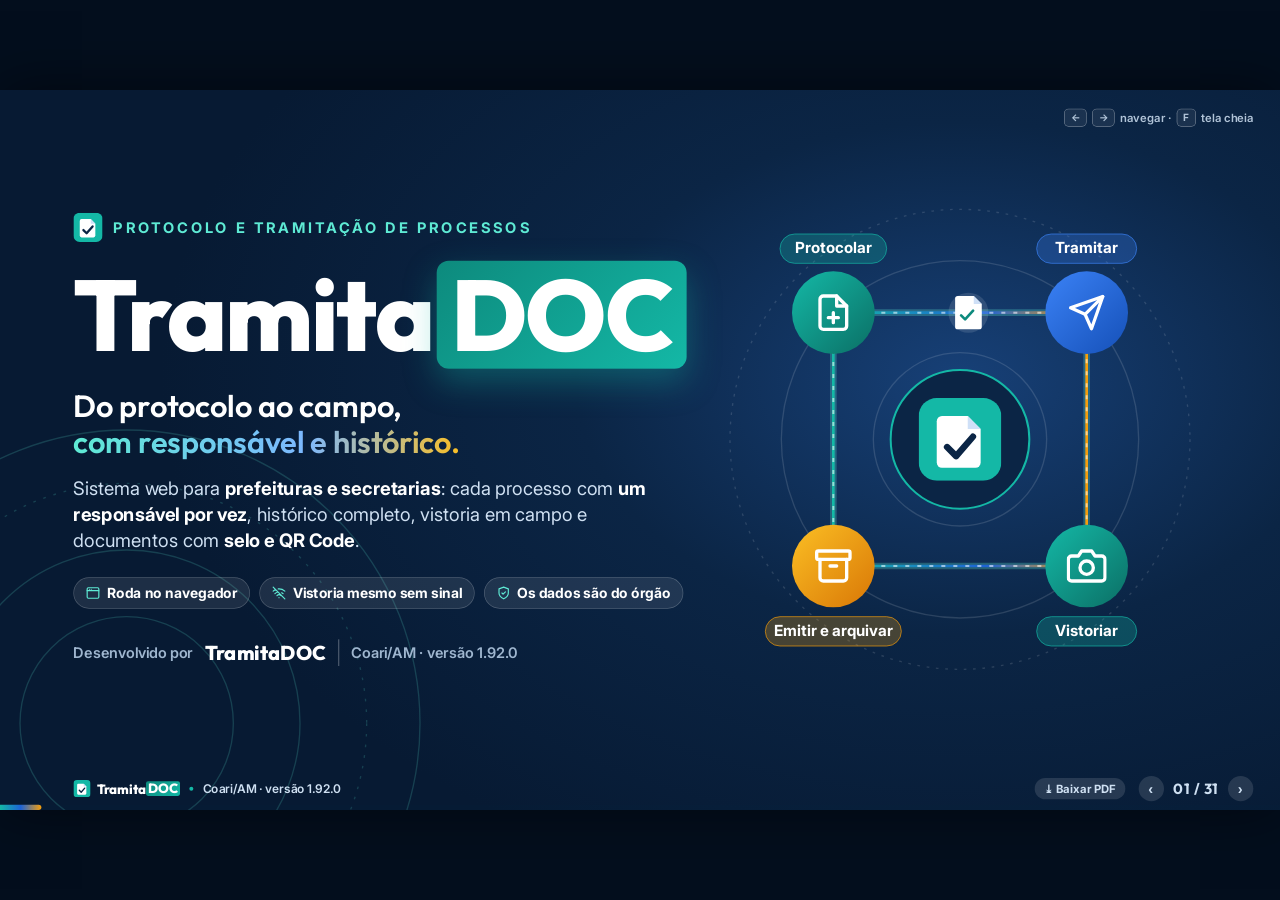
<file: apresentacao/index.html>
<!DOCTYPE html><html lang="pt-BR"><head><meta charset="utf-8"><meta name="viewport" content="width=device-width,initial-scale=1"><meta name="author" content="TramitaDOC"><title>TramitaDOC · Apresentação</title><link rel="icon" type="image/svg+xml" href="data:image/svg+xml,%3Csvg xmlns='http://www.w3.org/2000/svg' viewBox='0 0 64 64'%3E%3Crect width='64' height='64' rx='14' fill='%230b2545'/%3E%3Cpath d='M18 14h20l10 10v26a4 4 0 0 1-4 4H18a4 4 0 0 1-4-4V18a4 4 0 0 1 4-4z' fill='%23fff'/%3E%3Cpath d='M22 38l7 7 13-15' fill='none' stroke='%2314b8a6' stroke-width='5' stroke-linecap='round' stroke-linejoin='round'/%3E%3C/svg%3E"><style>@font-face{font-family:"TD Display";src:url([data-uri]) format("woff");font-weight:100 900;font-display:block}
@font-face{font-family:"TD Text";src:url([data-uri]) format("woff");font-weight:100 900;font-display:block}
:root{
  --navy9:#071a33;--navy:#0b2545;--navy7:#13315c;--blue6:#1550b8;--blue:#1d63d6;--blue1:#e6eefb;
  --teal7:#0b6f65;--teal:#0d8a7d;--teal5:#14b8a6;--teal1:#d5f5f0;--mint:#5eead4;
  --amber:#f59e0b;--amber7:#b45309;--amber1:#fef3c7;--red:#b42318;--red1:#fde8e6;--violet:#6d4fc2;
  --ink:#0f1b2d;--muted:#4a5a70;--bg:#f5f8fc;--card:#fff;--line:#dbe3ee;
  --disp:"TD Display","Outfit","Segoe UI",Roboto,Arial,sans-serif;--text:"TD Text","Inter","Segoe UI",Roboto,Arial,sans-serif;
}
*{box-sizing:border-box}
html,body{margin:0;height:100%;background:#030e1d;overflow:hidden;font-family:var(--text);color:var(--ink);-webkit-font-smoothing:antialiased}
#stage{position:absolute;left:50%;top:50%;width:1920px;height:1080px;transform:translate(-50%,-50%) scale(var(--s,1));transform-origin:center center;overflow:hidden;background:var(--bg);box-shadow:0 0 80px rgba(0,0,0,.5)}
.slide{position:absolute;inset:0;padding:78px 110px 110px;opacity:0;visibility:hidden;transform:translateX(90px) scale(.985);
  transition:opacity .75s ease,transform .9s cubic-bezier(.2,.8,.2,1),visibility 0s linear .9s;overflow:hidden;
  background:radial-gradient(900px 600px at 100% 0%,rgba(20,184,166,.10),transparent 60%),radial-gradient(900px 700px at 0% 100%,rgba(29,99,214,.07),transparent 60%),var(--bg)}
.slide.past{transform:translateX(-90px) scale(.985)}
.slide.active{opacity:1;visibility:visible;transform:none;transition:opacity .75s ease,transform .9s cubic-bezier(.2,.8,.2,1),visibility 0s}
.slide.dark{background:radial-gradient(1200px 800px at 75% 40%,#174077 0%,#0b2545 48%,#071a33 100%);color:#fff}
.deco{position:absolute;pointer-events:none}
/* headings */
.kicker{display:flex;align-items:center;gap:16px;font:700 22px/1 var(--text);letter-spacing:.2em;text-transform:uppercase;color:var(--teal)}
.kicker .n{display:inline-grid;place-items:center;width:44px;height:44px;border-radius:12px;background:linear-gradient(135deg,var(--navy7),var(--teal));color:#fff;letter-spacing:0;font:800 20px var(--disp)}
.dark .kicker{color:var(--mint)}
.dark .kicker .n{background:linear-gradient(135deg,var(--teal5),var(--teal7))}
h1,h2,h3,h4{font-family:var(--disp);margin:0;letter-spacing:-.01em}
h2.title{font-size:64px;line-height:1.06;font-weight:700;color:var(--navy);margin-top:18px;position:relative;padding-bottom:18px}
.dark h2.title{color:#fff}
.slide:not(.dark) h2.title:after{content:"";position:absolute;left:0;bottom:0;width:120px;height:6px;border-radius:6px;background:linear-gradient(90deg,var(--teal5),var(--blue),var(--amber))}
.active h2.title:after{animation:bar 1s .5s cubic-bezier(.2,.8,.2,1) both}
@keyframes bar{from{width:0}to{width:120px}}
.lead{font-size:29px;line-height:1.38;color:var(--muted);margin:14px 0 0;max-width:1500px}
.lead b{color:var(--navy)}
.dark .lead{color:#cfe0f2}.dark .lead b{color:#fff}
.hl{background:linear-gradient(90deg,var(--teal),var(--blue));-webkit-background-clip:text;background-clip:text;color:transparent}
.dark .hl{background:linear-gradient(90deg,var(--mint),#7cb8ff);-webkit-background-clip:text;background-clip:text}
.warm{color:var(--amber7)}.dark .warm{color:#fbbf24}
.ic{width:1em;height:1em;stroke:currentColor;fill:none;stroke-width:2;stroke-linecap:round;stroke-linejoin:round;flex:none}
.card{background:var(--card);border-radius:24px;box-shadow:0 10px 30px rgba(11,37,69,.08),0 1px 0 rgba(11,37,69,.04);border:1px solid #e3eaf3}
.glass{background:rgba(255,255,255,.07);border:1px solid rgba(255,255,255,.16);border-radius:24px;backdrop-filter:blur(4px)}
.badge{display:inline-flex;align-items:center;gap:10px;padding:10px 18px;border-radius:999px;font:700 21px var(--text)}
.ibox{display:grid;place-items:center;width:80px;height:80px;border-radius:22px;font-size:42px;color:#fff;flex:none}
.g-navy{background:linear-gradient(135deg,#1f4a85,#0b2545)}.g-teal{background:linear-gradient(135deg,#14b8a6,#0b6f65)}
.g-blue{background:linear-gradient(135deg,#3b82f6,#1550b8)}.g-amber{background:linear-gradient(135deg,#fbbf24,#d97706)}
.g-red{background:linear-gradient(135deg,#f0645a,#b42318)}.g-violet{background:linear-gradient(135deg,#8b6fe0,#5b3fb0)}
.tag-il{position:absolute;z-index:5;display:inline-flex;align-items:center;gap:8px;padding:6px 14px;border-radius:999px;background:var(--amber1);color:#7a3d06;border:1.5px dashed #d97706;font:700 17px var(--text);letter-spacing:.02em;white-space:nowrap}
.tbd{display:inline-block;padding:2px 12px;border-radius:8px;background:var(--amber1);color:#7a3d06;border:1px dashed #d97706;font-weight:700;white-space:nowrap}
.src{position:absolute;left:110px;bottom:62px;font-size:18px;color:#6b7a8d;max-width:1600px}
.dark .src{color:#9fb6cf}
/* wordmark */
.wm{display:inline-flex;align-items:center;font-family:var(--disp);font-weight:800;letter-spacing:-.02em;white-space:nowrap}
.wm .doc{color:#fff;background:linear-gradient(135deg,var(--teal),var(--teal5));padding:0 .18em;border-radius:.16em;margin-left:.04em;line-height:1.08}
/* chrome */
#chrome{position:absolute;inset:auto 0 0 0;height:56px;display:flex;align-items:center;justify-content:space-between;padding:0 40px 8px 110px;font:600 18px var(--text);color:#6b7a8d;pointer-events:none;z-index:20}
#chrome .brand{display:flex;align-items:center;gap:10px}
#chrome .brand svg{width:26px;height:26px}
#chrome .brand .wm{font-size:20px;color:var(--navy)}
#chrome .brand i{width:6px;height:6px;border-radius:50%;background:var(--teal5);display:inline-block;margin:0 4px}
body.on-dark #chrome .brand .wm{color:#fff}
#counter{font:700 22px var(--disp);color:var(--navy);letter-spacing:.06em;pointer-events:auto;display:flex;gap:14px;align-items:center}
#counter button{all:unset;cursor:pointer;width:38px;height:38px;border-radius:50%;display:grid;place-items:center;background:rgba(11,37,69,.08);font-size:22px;color:var(--navy)}
#counter button:hover{background:rgba(20,184,166,.22)}
body.on-dark #chrome,body.on-dark #counter,body.on-dark #counter button{color:#cfe0f2}
body.on-dark #counter button{background:rgba(255,255,255,.12)}
#pdfbtn{pointer-events:auto;display:inline-flex;align-items:center;gap:6px;padding:6px 14px;border-radius:999px;background:rgba(11,37,69,.08);color:var(--navy);font:700 17px var(--text);text-decoration:none;margin-right:6px;letter-spacing:0}
#pdfbtn:hover{background:rgba(20,184,166,.22)}
body.on-dark #pdfbtn{background:rgba(255,255,255,.12);color:#cfe0f2}
#progress{position:absolute;left:0;bottom:0;height:8px;width:100%;background:rgba(11,37,69,.08);z-index:21}
#progress i{display:block;height:100%;width:0;background:linear-gradient(90deg,var(--teal5),var(--blue),var(--amber));transition:width .7s cubic-bezier(.2,.8,.2,1);border-radius:0 8px 8px 0}
#hint{position:absolute;right:40px;top:28px;z-index:22;font:600 17px var(--text);color:#cfe0f2;opacity:.85;display:flex;gap:8px;align-items:center;transition:opacity .6s}
#hint kbd{font:700 15px var(--text);padding:3px 9px;border-radius:7px;border:1px solid rgba(255,255,255,.45);background:rgba(255,255,255,.08)}
body:not(.on-first) #hint{opacity:0}
#mhead{display:none}
/* reveal animations */
.rv{opacity:0}
.active .rv{animation:rvUp .85s cubic-bezier(.2,.8,.2,1) both;animation-delay:calc(.2s + var(--i,0)*.13s)}
.active .rv.fl{animation-name:rvLeft}.active .rv.fr{animation-name:rvRight}.active .rv.zm{animation-name:rvZoom}.active .rv.fd{animation-name:rvFade}
.active .rv.pop{animation-name:rvPop;animation-timing-function:cubic-bezier(.3,1.6,.5,1)}
@keyframes rvUp{from{opacity:0;transform:translateY(36px)}to{opacity:1;transform:none}}
@keyframes rvLeft{from{opacity:0;transform:translateX(-60px)}to{opacity:1;transform:none}}
@keyframes rvRight{from{opacity:0;transform:translateX(60px)}to{opacity:1;transform:none}}
@keyframes rvZoom{from{opacity:0;transform:scale(.82)}to{opacity:1;transform:none}}
@keyframes rvFade{from{opacity:0}to{opacity:1}}
@keyframes rvPop{from{opacity:0;transform:scale(.3)}to{opacity:1;transform:none}}
svg .rv,svg .grow,svg .growy,svg .pop{transform-box:fill-box;transform-origin:center}
.draw{stroke-dasharray:1;stroke-dashoffset:1}
.active .draw{animation:draw 1.6s cubic-bezier(.6,.1,.3,1) forwards;animation-delay:calc(.3s + var(--i,0)*.13s)}
@keyframes draw{to{stroke-dashoffset:0}}
.grow{transform:scaleX(0);transform-origin:left center}
svg .grow{transform-origin:left center}
.active .grow{animation:grow 1.1s cubic-bezier(.2,.8,.2,1) forwards;animation-delay:calc(.3s + var(--i,0)*.13s)}
@keyframes grow{to{transform:scaleX(1)}}
.growy{transform:scaleY(0)}
svg .growy{transform-origin:center bottom}
.active .growy{animation:growy 1s cubic-bezier(.2,.8,.2,1) forwards;animation-delay:calc(.4s + var(--i,0)*.12s)}
@keyframes growy{to{transform:scaleY(1)}}
.flow{stroke-dasharray:6 12;animation:flow 1.2s linear infinite}
@keyframes flow{to{stroke-dashoffset:-36}}
.float{animation:float 5s ease-in-out infinite}
@keyframes float{50%{transform:translateY(-12px)}}
.pulse{animation:pulse 2.2s ease-out infinite;transform-box:fill-box;transform-origin:center}
@keyframes pulse{0%{opacity:.7;transform:scale(.6)}100%{opacity:0;transform:scale(2.2)}}
.ping{position:relative}
.ping:after{content:"";position:absolute;inset:-6px;border-radius:inherit;border:3px solid var(--teal5);animation:ping 1.8s ease-out infinite;opacity:0}
@keyframes ping{0%{opacity:.8;transform:scale(.9)}100%{opacity:0;transform:scale(1.25)}}
@media (prefers-reduced-motion:reduce){
  .slide,.slide.active,.slide.past{transition:opacity .2s linear;transform:none}
  .rv,.active .rv{animation:none!important;opacity:1}
  .draw,.active .draw{animation:none;stroke-dashoffset:0}
  .grow,.active .grow,.growy,.active .growy{animation:none;transform:none}
  .flow,.float,.pulse,.ping:after,.hand *,.active h2.title:after{animation:none!important}
  .pulse{opacity:0}
}
/* ---------- cover ---------- */
.cover-wrap{display:grid;grid-template-columns:1fr 760px;height:100%;align-items:center;gap:30px}
.cover .kicker svg{width:44px;height:44px}
.cover h1{font-size:150px;line-height:1;margin-top:28px}
.cover h1 .wm .doc{padding:0 .14em;border-radius:.12em;box-shadow:0 20px 50px rgba(20,184,166,.35)}
.cover .sub{font:600 46px/1.15 var(--disp);color:#fff;margin-top:30px;max-width:980px}
.cover .sub span{background:linear-gradient(90deg,var(--mint),#7cb8ff 60%,#fbbf24);-webkit-background-clip:text;background-clip:text;color:transparent}
.cover .desc{font-size:28px;line-height:1.42;color:#cfe0f2;margin-top:24px;max-width:960px}
.cover .desc b{color:#fff}
.cover .chips{display:flex;gap:14px;margin-top:34px;flex-wrap:wrap}
.cover .chips .badge{background:rgba(255,255,255,.09);border:1px solid rgba(255,255,255,.22);color:#fff}
.cover .chips .badge .ic{color:var(--mint)}
.cover .by{display:flex;align-items:center;gap:18px;margin-top:46px;font:600 22px var(--text);color:#9fb6cf}
.cover .by b{font:800 30px var(--disp);color:#fff;letter-spacing:.01em}
.cover .by .sep{width:2px;height:40px;background:rgba(255,255,255,.25)}
/* ---------- problem ---------- */
.prob-grid{display:grid;grid-template-columns:repeat(4,1fr);gap:28px;margin-top:40px}
.prob-grid .card{padding:32px 30px 34px;position:relative;overflow:hidden}
.prob-grid .card:before{content:"";position:absolute;left:0;top:0;right:0;height:6px;background:linear-gradient(90deg,#f0645a,#f59e0b)}
.prob-grid h3{font-size:36px;color:var(--navy);margin:24px 0 12px;line-height:1.1}
.prob-grid p{font-size:23px;line-height:1.42;color:var(--muted);margin:0}
.prob-grid .card .x{position:absolute;right:22px;top:20px;font:800 70px/1 var(--disp);color:#eef2f7}
.answer{display:flex;align-items:center;gap:28px;margin-top:34px;padding:28px 36px;border-radius:24px;background:linear-gradient(135deg,var(--navy),var(--navy7));color:#fff;font:600 30px/1.35 var(--disp);box-shadow:0 18px 40px rgba(11,37,69,.22)}
.answer .ibox{width:72px;height:72px;font-size:38px}
.answer b{color:var(--mint)}
/* ---------- steps ---------- */
.track{position:relative;height:150px;margin-top:30px}
.track svg{position:absolute;left:0;top:0;width:100%;height:150px;overflow:visible}
.steps{display:grid;grid-template-columns:repeat(4,1fr);gap:30px;margin-top:6px}
.step{padding:30px 30px 32px;position:relative}
.step .ph{font:700 18px var(--text);letter-spacing:.16em;text-transform:uppercase;color:var(--teal)}
.step h3{font-size:40px;color:var(--navy);margin:8px 0 14px}
.step p{font-size:23px;line-height:1.42;color:var(--muted);margin:0}
.step p b{color:var(--ink)}
.step .note{display:inline-flex;align-items:center;gap:8px;margin-top:16px;padding:7px 14px;border-radius:999px;background:var(--teal1);color:var(--teal7);font:700 18px var(--text)}
.step .note.w{background:var(--amber1);color:#7a3d06}
/* ---------- features ---------- */
.feat{display:grid;grid-template-columns:repeat(3,1fr);gap:22px;margin-top:34px}
.feat .card{display:flex;gap:22px;align-items:flex-start;padding:24px 26px;min-height:178px}
.feat .ibox{width:66px;height:66px;font-size:34px;border-radius:18px}
.feat h3{font-size:28px;color:var(--navy);line-height:1.12;margin:2px 0 8px}
.feat p{font-size:20px;line-height:1.4;color:var(--muted);margin:0}
.feat .pill{display:inline-block;margin-left:8px;padding:2px 10px;border-radius:999px;background:var(--teal1);color:var(--teal7);font:700 15px var(--text);vertical-align:middle;letter-spacing:0}
/* ---------- handoff rule ---------- */
.rule{display:grid;grid-template-columns:640px 1fr;gap:44px;margin-top:34px}
.rules{display:flex;flex-direction:column;gap:20px}
.rules .card{display:flex;gap:22px;padding:26px 28px;align-items:flex-start}
.rules .num{display:grid;place-items:center;width:58px;height:58px;border-radius:50%;flex:none;font:800 28px var(--disp);color:#fff;background:linear-gradient(135deg,var(--teal5),var(--teal7))}
.rules .card:nth-child(3) .num{background:linear-gradient(135deg,#fbbf24,#d97706)}
.rules h3{font-size:30px;color:var(--navy);margin:4px 0 6px}
.rules p{font-size:22px;line-height:1.42;color:var(--muted);margin:0}
.hand-card{position:relative;padding:26px 30px 24px}
.hand-card h4,.mini h4{font:700 19px var(--text);letter-spacing:.14em;text-transform:uppercase;color:var(--teal);margin:0}
.hand-card svg.ill{display:block;width:100%;height:330px;margin-top:6px;overflow:visible}
.hist{list-style:none;margin:6px 0 0;padding:0;border-top:1px dashed var(--line)}
.hist li{display:grid;grid-template-columns:54px 1fr auto;gap:16px;align-items:center;padding:12px 0;border-bottom:1px dashed var(--line);font-size:21px;color:var(--ink)}
.hist li:last-child{border-bottom:0}
.av{display:grid;place-items:center;width:46px;height:46px;border-radius:50%;font:800 18px var(--disp);color:#fff;background:var(--navy7)}
.av.t{background:var(--teal)}
.hist small{display:block;color:var(--muted);font-size:18px}
.st{display:inline-flex;align-items:center;gap:6px;padding:5px 12px;border-radius:999px;font:700 16px var(--text);white-space:nowrap}
.st.a{background:var(--amber1);color:#7a3d06}.st.t{background:var(--teal1);color:var(--teal7)}.st.r{background:var(--red1);color:var(--red)}.st.b{background:var(--blue1);color:var(--blue6)}.st.v{background:#ece6fb;color:#4b2f99}
/* handoff loop */
.hand .doc{animation:hDoc 7s cubic-bezier(.5,0,.3,1) infinite}
.hand .resp{animation:hResp 7s cubic-bezier(.5,0,.3,1) infinite}
.hand .wait{animation:hWait 7s linear infinite}
.hand .ok{animation:hOk 7s linear infinite;transform-box:fill-box;transform-origin:center}
.hand .boxL{animation:hBoxL 7s linear infinite}.hand .boxR{animation:hBoxR 7s linear infinite}
@keyframes hDoc{0%{transform:translateX(0);opacity:0}5%,16%{transform:translateX(0);opacity:1}46%,92%{transform:translateX(520px);opacity:1}100%{transform:translateX(520px);opacity:0}}
@keyframes hResp{0%,56%{transform:translateX(0)}66%,94%{transform:translateX(520px);opacity:1}99%{transform:translateX(520px);opacity:0}100%{transform:translateX(0);opacity:0}}
@keyframes hWait{0%,14%{opacity:0}20%,52%{opacity:1}56%,100%{opacity:0}}
@keyframes hOk{0%,52%{opacity:0;transform:scale(.4)}58%{opacity:1;transform:scale(1.12)}62%,94%{opacity:1;transform:scale(1)}100%{opacity:0}}
@keyframes hBoxL{0%,58%{stroke:#14b8a6}64%,100%{stroke:#dbe3ee}}
@keyframes hBoxR{0%,58%{stroke:#dbe3ee}64%,100%{stroke:#14b8a6}}
.hand .boxL{stroke:#14b8a6}.hand .boxR{stroke:#dbe3ee}
/* ---------- tour mockups ---------- */
.tour{display:grid;grid-template-columns:1fr 470px;gap:44px;margin-top:30px;align-items:start}
.win{position:relative;background:#fff;border-radius:20px;box-shadow:0 30px 60px -20px rgba(7,26,51,.4),0 0 0 1px #dfe6ef;overflow:hidden}
.win .wbar{display:flex;align-items:center;gap:10px;height:46px;padding:0 18px;background:#eef3f9;border-bottom:1px solid #dfe6ef;font:600 16px var(--text);color:#5b6b80}
.win .wbar i{width:13px;height:13px;border-radius:50%;background:#f0645a;display:inline-block}
.win .wbar i:nth-child(2){background:#fbbf24}.win .wbar i:nth-child(3){background:#34c38f}
.win .wbar .url{margin-left:16px;padding:5px 16px;border-radius:8px;background:#fff;border:1px solid #dfe6ef;min-width:420px}
.app{display:grid;grid-template-columns:236px 1fr;min-height:640px}
.side{background:linear-gradient(180deg,var(--navy),var(--navy9));color:#cfe0f2;padding:22px 16px;font:600 18px var(--text)}
.side .wm{font-size:24px;color:#fff;margin:0 6px 22px}
.side div.it{display:flex;align-items:center;gap:12px;padding:11px 12px;border-radius:10px;margin-bottom:4px}
.side div.it .ic{font-size:21px;color:#8fb3d9}
.side div.it.on{background:rgba(20,184,166,.18);color:#fff}
.side div.it.on .ic{color:var(--mint)}
.main{padding:24px 28px;background:#f8fafd}
.mtop{display:flex;align-items:center;gap:16px}
.mtop h4{font:700 28px var(--disp);color:var(--navy);margin:0;flex:1}
.search{display:flex;align-items:center;gap:10px;width:430px;padding:11px 16px;border-radius:12px;background:#fff;border:1.5px solid #cfdbea;font:500 18px var(--text);color:#7b8aa0}
.search .ic{font-size:22px;color:var(--teal)}
.sect{margin-top:20px;font:700 16px var(--text);letter-spacing:.12em;text-transform:uppercase;color:var(--muted);display:flex;align-items:center;gap:10px}
.sect .dot{width:10px;height:10px;border-radius:50%;background:var(--amber)}
.sect .dot.t{background:var(--teal5)}
.row{display:grid;grid-template-columns:200px 1fr 190px 230px;gap:14px;align-items:center;margin-top:10px;padding:15px 18px;background:#fff;border-radius:14px;border:1px solid #e3eaf3;font-size:18px;color:var(--ink)}
.row .pn{font:700 18px var(--disp);color:var(--navy)}
.row .as{color:var(--ink);font-weight:600}.row .as small{display:block;font-weight:500;color:var(--muted);font-size:15px}
.row .fr{color:var(--muted);font-size:16px}
.row .ac{display:flex;justify-content:flex-end;gap:8px;align-items:center}
.row.inc{border:1.5px solid #f6c56b;background:#fffaf0}
.btn{display:inline-flex;align-items:center;gap:8px;padding:9px 16px;border-radius:10px;font:700 17px var(--text);color:#fff;background:linear-gradient(135deg,var(--teal5),var(--teal7));white-space:nowrap}
.btn.o{background:#fff;color:var(--navy);border:1.5px solid #cfdbea}
.callouts{display:flex;flex-direction:column;gap:20px;padding-top:6px}
.callouts .card{display:flex;gap:20px;padding:24px 24px;align-items:flex-start}
.callouts .ibox{width:62px;height:62px;font-size:32px;border-radius:18px}
.callouts h3{font-size:27px;color:var(--navy);margin:2px 0 6px;line-height:1.12}
.callouts p{font-size:20px;line-height:1.42;color:var(--muted);margin:0}
/* tour 2 */
.tour2{display:grid;grid-template-columns:1fr 560px;gap:44px;margin-top:28px;align-items:start}
.pd{padding:24px 30px 26px}
.pd .hdr{display:flex;align-items:flex-start;gap:16px}
.pd .hdr h4{font:700 32px var(--disp);color:var(--navy);margin:0}
.pd .hdr p{margin:4px 0 0;font-size:19px;color:var(--muted)}
.pd .hdr .st{margin-left:auto;font-size:18px;padding:7px 16px}
.resp{display:flex;align-items:center;gap:16px;margin-top:18px;padding:14px 18px;border-radius:14px;background:var(--teal1);border:1px solid #a7e8dc}
.resp small{display:block;font:700 14px var(--text);letter-spacing:.12em;text-transform:uppercase;color:var(--teal7)}
.resp b{font:700 21px var(--text);color:var(--ink)}
.tl{position:relative;margin:20px 0 0;padding:0 0 0 44px;list-style:none}
.tl:before{content:"";position:absolute;left:15px;top:10px;bottom:16px;width:3px;background:linear-gradient(180deg,var(--teal5),var(--blue) 70%,#cfdbea);border-radius:3px}
.tl li{position:relative;padding:0 0 15px;font-size:20px;color:var(--ink);font-weight:600}
.tl li small{display:block;font-weight:500;font-size:17px;color:var(--muted);margin-top:2px}
.tl li:before{content:"";position:absolute;left:-37px;top:5px;width:16px;height:16px;border-radius:50%;background:#fff;border:4px solid var(--teal5)}
.tl li.w:before{border-color:var(--amber)}.tl li.r:before{border-color:#f0645a}.tl li.p:before{border-color:#b4c2d4;border-style:dashed}
.tl li.p{color:var(--muted)}
.tiles{display:grid;grid-template-columns:repeat(3,1fr);gap:14px;margin-top:8px}
.tile{padding:14px 16px;border-radius:14px;background:#f3f7fd;border:1px solid #e3eaf3;font-size:16px;color:var(--muted)}
.tile b{display:block;font:700 20px var(--text);color:var(--navy);margin-top:2px}
.tile.go{background:linear-gradient(135deg,var(--navy),var(--navy7));color:#cfe0f2;border:0}
.tile.go b{color:#fff}
.paper{position:relative;background:#fff;border-radius:10px;padding:40px 44px 34px;box-shadow:0 30px 60px -20px rgba(7,26,51,.4),0 0 0 1px #dfe6ef;transform:rotate(1.2deg)}
.paper .org{text-align:center;font:700 16px var(--text);letter-spacing:.12em;text-transform:uppercase;color:var(--muted);line-height:1.5}
.paper h4{text-align:center;font:800 38px var(--disp);color:var(--navy);margin:18px 0 4px;letter-spacing:.08em}
.paper .dn{text-align:center;font:600 18px var(--text);color:var(--muted)}
.paper .ln{height:12px;border-radius:6px;background:#e8eef5;margin-top:14px}
.paper .foot{display:flex;align-items:center;gap:22px;margin-top:28px;padding-top:22px;border-top:1px dashed var(--line)}
.paper .foot p{margin:0;font-size:17px;line-height:1.4;color:var(--muted)}
.paper .foot p b{display:block;color:var(--navy);font-size:19px}
.fbadge{position:absolute;z-index:6;display:flex;align-items:center;gap:14px;padding:14px 20px;border-radius:16px;background:#fff;box-shadow:0 18px 40px -12px rgba(7,26,51,.45);font:700 19px var(--text);color:var(--navy)}
.fbadge small{display:block;font:500 16px var(--text);color:var(--muted)}
.fbadge .ibox{width:50px;height:50px;font-size:26px;border-radius:14px}
/* ---------- in production ---------- */
.prod{display:grid;grid-template-columns:780px 1fr;gap:44px;margin-top:36px}
.hero{position:relative;padding:44px 46px;border-radius:28px;background:radial-gradient(700px 500px at 80% 10%,#174077,transparent 70%),linear-gradient(160deg,var(--navy),var(--navy9));color:#fff;overflow:hidden;min-height:610px;box-shadow:0 30px 60px -20px rgba(7,26,51,.5)}
.live{display:inline-flex;align-items:center;gap:14px;padding:10px 20px 10px 16px;border-radius:999px;background:rgba(20,184,166,.16);border:1px solid rgba(94,234,212,.4);font:700 22px var(--text);color:var(--mint);letter-spacing:.06em;text-transform:uppercase}
.live .ld{position:relative;width:16px;height:16px;border-radius:50%;background:#34d399}
.live .ld:after{content:"";position:absolute;inset:0;border-radius:50%;background:#34d399;animation:ldp 1.8s ease-out infinite}
@keyframes ldp{0%{opacity:.8;transform:scale(1)}100%{opacity:0;transform:scale(3)}}
.hero h3{font:800 60px/1.08 var(--disp);margin-top:30px}
.hero p{font-size:27px;line-height:1.45;color:#cfe0f2;margin:24px 0 0}
.hero p b{color:#fff}
.ver{display:flex;align-items:center;gap:18px;margin-top:36px}
.ver .v{font:800 54px/1 var(--disp);background:linear-gradient(90deg,var(--mint),#7cb8ff);-webkit-background-clip:text;background-clip:text;color:transparent}
.ver small{font:600 20px/1.3 var(--text);color:#9fb6cf}
.qual{display:grid;grid-template-columns:1fr 1fr;gap:22px;align-content:start}
.qual .card{padding:28px 28px 30px}
.qual h3{font-size:29px;color:var(--navy);margin:20px 0 8px;line-height:1.12}
.qual p{font-size:21px;line-height:1.42;color:var(--muted);margin:0}
.qual .ibox{width:66px;height:66px;font-size:34px;border-radius:18px}
/* ---------- manager ---------- */
.mgr{display:grid;grid-template-columns:repeat(3,1fr);gap:30px;margin-top:36px}
.mgr .card{padding:0 0 28px;overflow:hidden}
.mgr .vis{position:relative;height:210px;background:linear-gradient(160deg,#f1f6fc,#e7f0fa);border-bottom:1px solid #e3eaf3}
.mgr .vis svg{width:100%;height:100%;display:block}
.mgr .vis .tag-il{top:12px;right:12px;font-size:14px;padding:3px 10px}
.mgr .bd{padding:24px 30px 0}
.mgr .hd{display:flex;align-items:center;gap:18px}
.mgr .ibox{width:62px;height:62px;font-size:32px;border-radius:18px}
.mgr h3{font-size:36px;color:var(--navy)}
.mgr p{font-size:22px;line-height:1.42;color:var(--muted);margin:16px 0 0}
.chk{list-style:none;margin:16px 0 0;padding:0}
.chk li{display:flex;gap:12px;align-items:center;font-size:21px;font-weight:600;color:var(--ink);padding:8px 0}
.chk li .ic{font-size:26px;color:var(--teal);stroke-width:2.6}
/* ---------- security ---------- */
.sec{display:grid;grid-template-columns:560px 1fr;gap:50px;margin-top:30px;align-items:center}
.sec svg.shield{width:520px;height:520px;display:block;margin:0 auto}
.secs{display:grid;grid-template-columns:1fr 1fr;gap:22px}
.secs .glass{padding:28px 30px}
.secs .ibox{width:62px;height:62px;font-size:32px;border-radius:18px}
.secs h3{font-size:30px;color:#fff;margin:18px 0 8px}
.secs p{font-size:21px;line-height:1.42;color:#cfe0f2;margin:0}
.lgpd{margin-top:22px;display:flex;gap:16px;align-items:flex-start;padding:20px 24px;border-radius:18px;background:rgba(245,158,11,.12);border:1px solid rgba(251,191,36,.35);font-size:20px;line-height:1.45;color:#fde7b0}
.lgpd .ic{font-size:30px;color:#fbbf24;margin-top:2px}
/* ---------- roadmap ---------- */
.road{position:relative;margin-top:30px}
.road svg.rt{display:block;width:100%;height:150px;overflow:visible}
.rcards{display:grid;grid-template-columns:400px repeat(3,1fr);gap:28px;margin-top:4px}
.rcards .card{padding:28px 28px 30px;position:relative}
.rcards .now{background:linear-gradient(160deg,var(--navy),var(--navy7));color:#fff;border:0}
.rcards .now h3{color:#fff}.rcards .now p{color:#cfe0f2}
.rcards h3{font-size:31px;color:var(--navy);margin:16px 0 10px;line-height:1.12}
.rcards p{font-size:21px;line-height:1.42;color:var(--muted);margin:0}
.soon{display:inline-flex;align-items:center;gap:8px;padding:6px 14px;border-radius:999px;background:var(--amber1);color:#7a3d06;border:1.5px dashed #d97706;font:700 16px var(--text);letter-spacing:.08em;text-transform:uppercase}
.soon.on{background:rgba(52,211,153,.16);color:#6ee7b7;border:1px solid rgba(110,231,183,.5)}
/* ---------- next steps ---------- */
.nsteps{display:grid;grid-template-columns:repeat(3,1fr);gap:30px;margin-top:40px;position:relative}
.nsteps .glass{padding:30px 32px 32px;position:relative}
.nsteps .k{display:flex;align-items:center;gap:16px}
.nsteps .k span{display:grid;place-items:center;width:58px;height:58px;border-radius:50%;font:800 28px var(--disp);color:var(--navy);background:linear-gradient(135deg,var(--mint),#7cb8ff)}
.nsteps .glass:nth-child(3) .k span{background:linear-gradient(135deg,#fde68a,#f59e0b)}
.nsteps h3{font-size:38px;color:#fff}
.nsteps p{font-size:22px;line-height:1.45;color:#cfe0f2;margin:18px 0 0}
.nsteps .arr{position:absolute;right:-30px;top:50%;width:30px;height:30px;transform:translate(0,-50%);color:var(--mint);font-size:30px;z-index:2;display:grid;place-items:center}
.contact{display:grid;grid-template-columns:1fr 1fr;gap:24px;margin-top:36px}
.ct{display:flex;align-items:center;gap:20px;padding:22px 26px;border-radius:20px;background:linear-gradient(135deg,var(--teal7),var(--teal5));color:#fff;box-shadow:0 14px 34px rgba(11,111,101,.3)}
.ct.b{background:linear-gradient(135deg,var(--blue6),var(--blue));box-shadow:0 14px 34px rgba(21,80,184,.3)}
.ct.p{background:#fff;color:var(--navy)}
.ct .ic{font-size:46px;flex:none}
.ct small{display:block;font:700 16px var(--text);letter-spacing:.12em;text-transform:uppercase;opacity:.9}
.ct b{font:800 34px var(--disp)}
.ct.p small{color:var(--muted)}
.ct.p svg.lg{width:60px;height:60px;flex:none}
.close-line{margin-top:34px;font:700 34px/1.2 var(--disp);color:#fff}
.close-line span{background:linear-gradient(90deg,var(--mint),#7cb8ff 60%,#fbbf24);-webkit-background-clip:text;background-clip:text;color:transparent}
/* ---------- print mode ---------- */
body.print .slide,body.print .slide.active{transition:none!important}
body.print .rv,body.print .active .rv{animation:none!important;opacity:1}
body.print .draw,body.print .active .draw{animation:none!important;stroke-dashoffset:0}
body.print .grow,body.print .active .grow,body.print .growy,body.print .active .growy{animation:none!important;transform:none}
body.print .flow,body.print .float,body.print .pulse,body.print .ping:after,body.print h2.title:after,body.print .live .ld:after{animation:none!important}
body.print .pulse,body.print .ping:after{opacity:0}
body.print #hint,body.print #pdfbtn,body.print #counter button{display:none!important}
body.print .hand *{animation:none!important}
body.print .hand .doc{transform:translateX(520px);opacity:1}
body.print .hand .resp{transform:translateX(520px)}
body.print .hand .wait{opacity:0}body.print .hand .ok{opacity:1}
body.print .hand .boxL{stroke:#dbe3ee}body.print .hand .boxR{stroke:#14b8a6}
/* pdf mode: all slides stacked */
body.pdf{overflow:visible;height:auto;background:#fff}
html:has(body.pdf){overflow:visible;height:auto}
body.pdf #stage{position:static;transform:none!important;width:1920px;height:auto;overflow:visible;box-shadow:none}
body.pdf .slide{position:relative;inset:auto;width:1920px;height:1080px;opacity:1;visibility:visible;transform:none!important;page-break-after:always;break-after:page}
body.pdf #chrome,body.pdf #progress,body.pdf #hint,body.pdf #mhead{display:none!important}
body.pdf .pgf{display:flex}
.pgf{display:none;position:absolute;left:110px;right:40px;bottom:14px;height:40px;align-items:center;justify-content:space-between;font:600 18px var(--text);color:#6b7a8d}
.pgf .wm{font-size:20px;color:var(--navy);gap:0}
.pgf .l{display:flex;align-items:center;gap:10px}.pgf svg{width:26px;height:26px}
.pgf .r{font:700 22px var(--disp);color:var(--navy);letter-spacing:.06em}
.dark .pgf,.dark .pgf .r{color:#cfe0f2}.dark .pgf .wm{color:#fff}
@page{size:1920px 1080px;margin:0}
/* ---------- mobile mode ---------- */
body.mobile{overflow-x:hidden;overflow-y:auto;height:auto;background:#e9eff6}
html:has(body.mobile){overflow-y:auto;height:auto}
.mobile #stage{position:static;transform:none!important;width:100%;height:auto;overflow:visible;box-shadow:none;background:transparent;padding-top:52px}
.mobile .slide{position:relative;inset:auto;opacity:1;visibility:visible;transform:none!important;transition:none;padding:30px 18px 34px;overflow:hidden;margin:0 0 10px;min-height:0}
.mobile .deco,.mobile #hint,.mobile #chrome,.mobile #progress{display:none!important}
.mobile #mhead{display:flex;position:fixed;left:0;right:0;top:0;height:52px;z-index:50;align-items:center;gap:10px;padding:0 12px;background:rgba(255,255,255,.96);backdrop-filter:blur(8px);box-shadow:0 2px 12px rgba(11,37,69,.15);font:700 15px var(--text);color:var(--navy)}
.mobile #mhead svg{width:26px;height:26px;flex:none}
.mobile #mhead .t{flex:1;min-width:0;white-space:nowrap;overflow:hidden;text-overflow:ellipsis}
.mobile #mhead a{color:#fff;background:linear-gradient(135deg,var(--teal),var(--blue));padding:7px 12px;border-radius:999px;text-decoration:none;font-size:14px;white-space:nowrap}
.mobile #mhead .bar{position:absolute;left:0;bottom:0;height:4px;width:0;background:linear-gradient(90deg,var(--teal5),var(--blue),var(--amber));transition:width .3s}
.mobile .kicker{font-size:13px;gap:10px}.mobile .kicker .n{width:30px;height:30px;font-size:14px;border-radius:8px}
.mobile h2.title{font-size:30px;margin-top:12px;padding-bottom:12px}
.mobile .lead{font-size:17px;margin-top:10px}
.mobile .src{position:static;margin-top:18px;font-size:13px}
.mobile .card,.mobile .glass{border-radius:16px}
.mobile .ibox{width:48px!important;height:48px!important;font-size:26px!important;border-radius:14px!important}
.mobile .badge{font-size:14px;padding:7px 12px}
.mobile p,.mobile li{font-size:16px!important;line-height:1.42}
.mobile h3{font-size:21px!important;margin-top:10px!important;margin-bottom:6px!important}
.mobile .cover-wrap{display:flex;flex-direction:column;height:auto;gap:10px;align-items:stretch}
.mobile .cover .kicker svg{width:30px;height:30px}
.mobile .cover h1{font-size:64px;margin-top:14px}
.mobile .cover .sub{font-size:24px;margin-top:14px}.mobile .cover .desc{font-size:17px;margin-top:12px}
.mobile .cover .chips{margin-top:16px;gap:8px}.mobile .cover .by{margin-top:20px;font-size:14px;flex-wrap:wrap;gap:10px}.mobile .cover .by b{font-size:20px}
.mobile .cover svg.covill{width:100%!important;height:auto!important;max-width:380px;align-self:center}
.mobile .prob-grid,.mobile .steps,.mobile .feat,.mobile .rule,.mobile .tour,.mobile .tour2,.mobile .prod,.mobile .qual,.mobile .mgr,.mobile .sec,.mobile .secs,.mobile .rcards,.mobile .nsteps,.mobile .contact{grid-template-columns:1fr;gap:12px;margin-top:16px}
.mobile .prob-grid .card,.mobile .step,.mobile .rules .card,.mobile .callouts .card,.mobile .qual .card,.mobile .secs .glass,.mobile .rcards .card,.mobile .nsteps .glass{padding:18px}
.mobile .prob-grid .card .x{font-size:40px}
.mobile .answer{font-size:18px;padding:16px;gap:14px;margin-top:16px}
.mobile .track,.mobile .road svg.rt,.mobile .nsteps .arr{display:none}
.mobile .feat .card{min-height:0;padding:16px;gap:14px}
.mobile .feat .pill{font-size:12px}
.mobile .rules .num{width:40px;height:40px;font-size:20px}
.mobile .hand-card{padding:16px}.mobile .hand-card svg.ill{height:auto}
.mobile .hist li{grid-template-columns:40px 1fr;font-size:15px}.mobile .hist li .st{grid-column:2;justify-self:start}.mobile .av{width:36px;height:36px;font-size:14px}.mobile .hist small{font-size:13px}
.mobile .win{border-radius:14px}
.mobile .win .wbar{height:32px;font-size:11px}.mobile .win .wbar .url{min-width:0;flex:1;margin-left:6px;padding:3px 8px}.mobile .win .wbar i{width:9px;height:9px}
.mobile .app{grid-template-columns:1fr;min-height:0}.mobile .side{display:none}
.mobile .main{padding:14px}
.mobile .mtop{flex-wrap:wrap;gap:10px}.mobile .mtop h4{font-size:20px}.mobile .search{width:100%;font-size:14px;padding:8px 12px}
.mobile .sect{font-size:12px;margin-top:14px}
.mobile .row{grid-template-columns:1fr auto;gap:6px 10px;padding:10px 12px;font-size:14px}
.mobile .row .pn{font-size:14px}.mobile .row .fr{display:none}.mobile .row .as{grid-column:1/-1;order:3;font-size:14px}.mobile .row .as small{font-size:12px}
.mobile .st{font-size:12px;padding:4px 9px}.mobile .btn{font-size:13px;padding:6px 10px}
.mobile .callouts{gap:12px}
.mobile .tag-il{font-size:12px;padding:4px 10px}
.mobile .pd{padding:14px}.mobile .pd .hdr{flex-wrap:wrap}.mobile .pd .hdr h4{font-size:20px}.mobile .pd .hdr p{font-size:14px}.mobile .pd .hdr .st{margin-left:0}
.mobile .resp{padding:10px 12px}.mobile .resp b{font-size:15px}.mobile .resp small{font-size:11px}
.mobile .tl li{font-size:15px}.mobile .tl li small{font-size:13px}
.mobile .tiles{grid-template-columns:1fr 1fr 1fr;gap:8px}.mobile .tile{font-size:12px;padding:10px}.mobile .tile b{font-size:14px}
.mobile .paper{padding:22px 20px;transform:none}.mobile .paper h4{font-size:24px}.mobile .paper .org,.mobile .paper .dn{font-size:12px}.mobile .paper .foot{gap:12px}.mobile .paper .foot svg{width:80px;height:80px}.mobile .paper .foot p{font-size:13px!important}
.mobile .fbadge{position:static;margin-top:12px;font-size:15px;padding:10px 14px}.mobile .fbadge small{font-size:13px}
.mobile .hero{min-height:0;padding:22px}.mobile .hero h3{font-size:30px;margin-top:18px}.mobile .live{font-size:14px}.mobile .ver .v{font-size:36px}.mobile .ver small{font-size:14px}
.mobile .mgr .vis{height:150px}.mobile .mgr .bd{padding:16px 18px 0}.mobile .mgr .card{padding-bottom:16px}
.mobile .chk li{font-size:15px}
.mobile .sec svg.shield{width:220px;height:220px}
.mobile .lgpd{font-size:14px;padding:14px}
.mobile .nsteps .k span{width:40px;height:40px;font-size:20px}
.mobile .ct{padding:14px 16px}.mobile .ct b{font-size:22px}.mobile .ct .ic{font-size:30px}.mobile .ct small{font-size:12px}.mobile .ct.p svg.lg{width:40px;height:40px}
.mobile .close-line{font-size:22px;margin-top:20px}
.mobile svg{max-width:100%}
.si{fill:none;stroke:#fff;stroke-width:2;stroke-linecap:round;stroke-linejoin:round}
/* ===== v2 sizing pass ===== */
.prob-grid{margin-top:50px}.prob-grid .card{padding:40px 34px 44px}.prob-grid h3{font-size:40px;margin-top:28px}.prob-grid p{font-size:25px}
.prob-grid .ibox{width:88px;height:88px;font-size:46px}
.answer{margin-top:46px;padding:34px 40px;font-size:33px}
.track{margin-top:44px}
.step{padding:34px 34px 38px}.step h3{font-size:42px}.step p{font-size:25px}
.band{display:flex;align-items:center;gap:24px;margin-top:34px;padding:24px 32px;border-radius:22px;background:#fff;border:1px solid #e3eaf3;box-shadow:0 10px 30px rgba(11,37,69,.06);font:600 26px/1.35 var(--text);color:var(--ink)}
.band .ibox{width:60px;height:60px;font-size:30px;border-radius:16px}
.band b{color:var(--navy)}
.feat{margin-top:36px;gap:26px}.feat .card{min-height:200px;padding:28px 30px}.feat h3{font-size:30px}.feat p{font-size:22px}.feat .ibox{width:72px;height:72px;font-size:38px}
.rules{justify-content:space-between}.rules .card{flex:1;align-items:center}
.rules h3{font-size:32px}.rules p{font-size:23px}
.qual{align-content:stretch;grid-template-rows:1fr 1fr}
.qual .card{padding:30px 30px}.qual h3{font-size:31px}.qual p{font-size:22px}
.mgr .vis{height:250px}.mgr p{font-size:24px}.mgr .chk li{font-size:22px}.mgr .bd{padding:28px 34px 4px}.mgr h3{font-size:38px}
.road svg.rt{height:160px;margin-top:10px}
.rcards{margin-top:14px}.rcards .card{padding:34px 32px 38px;min-height:330px}.rcards h3{font-size:34px;margin-top:20px}.rcards p{font-size:23px}
.nsteps{margin-top:44px}.nsteps .glass{padding:34px 34px 36px}.nsteps p{font-size:23px}
.contact{margin-top:40px}.ct{padding:26px 30px}.ct b{font-size:38px}
.close-line{margin-top:56px;font-size:46px}.nsteps .glass{min-height:250px}
.row{grid-template-columns:160px 1fr 150px auto}
.mobile .band{font-size:16px;padding:14px;gap:12px;margin-top:14px}
.mobile .rcards .card{min-height:0}.mobile .mgr .vis{height:150px}.mobile .close-line{font-size:22px;margin-top:20px}
.mobile .row{grid-template-columns:1fr auto}
.mobile .cover h1{font-size:52px}
.mobile .tag-il{position:static!important;margin:8px 10px}
.mobile .mgr .vis .tag-il{position:absolute!important;margin:0}
.mobile .paper .tag-il{margin:0 0 10px}
.mobile .nsteps .glass{min-height:0}.mobile .cover .by .sep{display:none}
.prob-grid h3{font-size:37px}
.prob-grid h3{font-size:34px;white-space:nowrap}.mobile .prob-grid h3{white-space:normal}

.ct small.role{margin-top:6px;letter-spacing:.04em;text-transform:none;font-size:20px}
.ct.p b.wm{font-size:44px}
.mobile .ct small.role{font-size:14px}.mobile .ct.p b.wm{font-size:26px}

/* prints reais (13/11) */
.shotw{display:grid;grid-template-columns:1180px 1fr;gap:44px;margin-top:26px;align-items:start}
.shot{position:relative;border-radius:18px;overflow:hidden;box-shadow:0 30px 70px -20px rgba(11,37,69,.45);border:1px solid #d6e0ec;background:#fff}
.shot img{display:block;width:100%;height:auto}
.shot .real{position:absolute;top:14px;right:14px;background:#0b2545;color:#5eead4;font:800 15px/1 var(--text);letter-spacing:.14em;text-transform:uppercase;padding:9px 14px;border-radius:999px}
.mk{position:absolute;border:4px solid #f59e0b;border-radius:12px;box-shadow:0 0 0 9999px rgba(11,37,69,0);animation:mkp 2.4s ease-in-out infinite}
.mk b{position:absolute;top:-19px;left:-19px;width:38px;height:38px;border-radius:50%;background:#f59e0b;color:#fff;font:800 20px/38px var(--text);text-align:center}
@keyframes mkp{50%{border-color:#14b8a6;transform:scale(1.015)}}
.cl{list-style:none;margin:0;padding:0;display:grid;gap:18px}
.cl li{display:grid;grid-template-columns:44px 1fr;gap:16px;font-size:25px;line-height:1.35;color:#33445c}
.cl li i{width:44px;height:44px;border-radius:50%;background:#f59e0b;color:#fff;font:800 22px/44px var(--text);font-style:normal;text-align:center}
.cl li b{color:var(--navy)}
.dark .cl li{color:#cfe0f2}.dark .cl li b{color:#fff}
.tl{display:grid;grid-template-columns:repeat(7,1fr);gap:16px;margin-top:40px;position:relative}
.tl:before{content:"";position:absolute;left:3%;right:3%;top:34px;height:8px;border-radius:8px;background:linear-gradient(90deg,#14b8a6 0 62%,#f59e0b 62%)}
.tl .e{position:relative;padding-top:84px;text-align:center}
.tl .e:before{content:"";position:absolute;left:50%;top:18px;width:40px;height:40px;margin-left:-20px;border-radius:50%;background:#fff;border:7px solid #14b8a6}
.tl .e.fut:before{border-color:#f59e0b;border-style:dashed}
.tl .d{font:800 22px/1.1 var(--text);color:var(--teal)}.tl .e.fut .d{color:#d97706}
.tl h3{font-size:26px;margin:8px 0 6px;color:var(--navy)}.tl p{font-size:19px;line-height:1.35;color:var(--muted);margin:0}
.ia{display:grid;grid-template-columns:repeat(3,1fr);gap:24px;margin-top:34px}
.people{display:grid;grid-template-columns:repeat(2,1fr);gap:26px;margin-top:40px}
.people .glass{text-align:center;padding:34px 22px}
.people .av{width:110px;height:110px;border-radius:50%;margin:0 auto 18px;display:grid;place-items:center;font:800 40px/1 var(--text);color:#0b2545;background:linear-gradient(135deg,#5eead4,#fbbf24)}
.people h3{font-size:30px;color:#fff;margin:0 0 8px}.people p{font-size:21px;color:#cfe0f2;margin:0;line-height:1.35}
.lemon{font-size:150px;line-height:1;display:inline-block;animation:lem 3s ease-in-out infinite}
@keyframes lem{50%{transform:rotate(-10deg) translateY(-12px)}}
.mobile .shotw,.mobile .ia,.mobile .people{grid-template-columns:1fr}.mobile .tl{grid-template-columns:1fr 1fr}.mobile .tl:before{display:none}.mobile .cl li{font-size:15px}

/* cartão de encerramento: foco no TramitaDOC */
.contact.foco{display:flex;justify-content:center;margin-top:44px}
.ct.foco{position:relative;overflow:hidden;padding:34px 60px;gap:30px;border-radius:26px;animation:ctglow 3.2s ease-in-out infinite}
.ct.foco svg.lg{width:96px;height:96px;animation:ctlogo 3.2s ease-in-out infinite}
.ct.foco b.wm{font-size:76px}
.ct.foco small{font-size:20px;margin-top:6px}
.ct.foco:after{content:"";position:absolute;top:0;bottom:0;width:40%;left:-60%;background:linear-gradient(100deg,transparent,rgba(94,234,212,.35),transparent);transform:skewX(-18deg);animation:ctbrilho 3.6s ease-in-out infinite}
@keyframes ctglow{0%,100%{box-shadow:0 18px 50px rgba(20,184,166,.25),0 0 0 0 rgba(94,234,212,.5)}50%{box-shadow:0 24px 70px rgba(20,184,166,.45),0 0 0 14px rgba(94,234,212,0)}}
@keyframes ctlogo{0%,100%{transform:translateY(0) rotate(0)}50%{transform:translateY(-6px) rotate(-6deg)}}
@keyframes ctbrilho{0%{left:-60%}60%,100%{left:130%}}
@media (prefers-reduced-motion:reduce){.ct.foco,.ct.foco svg.lg,.ct.foco:after{animation:none}}
.mobile .ct.foco{padding:18px 22px}.mobile .ct.foco b.wm{font-size:34px}.mobile .ct.foco svg.lg{width:48px;height:48px}
body.pdf .ct.foco:after{display:none}
</style></head><body class="on-first"><svg width="0" height="0" style="position:absolute" aria-hidden="true">
<defs>
<symbol id="i-logo" viewBox="0 0 64 64"><rect width="64" height="64" rx="14" fill="#14b8a6"/><path d="M18 14h20l10 10v26a4 4 0 0 1-4 4H18a4 4 0 0 1-4-4V18a4 4 0 0 1 4-4z" fill="#fff"/><path d="M38 14v10h10" fill="#cfe0f7"/><path d="M22 38l7 7 13-15" fill="none" stroke="#0b2545" stroke-width="5" stroke-linecap="round" stroke-linejoin="round"/></symbol>
<symbol id="i-inbox" viewBox="0 0 24 24"><path d="M22 12h-6l-2 3h-4l-2-3H2"/><path d="M5.5 5.1L2 12v6a2 2 0 0 0 2 2h16a2 2 0 0 0 2-2v-6l-3.5-6.9A2 2 0 0 0 16.8 4H7.2a2 2 0 0 0-1.7 1.1z"/></symbol>
<symbol id="i-send" viewBox="0 0 24 24"><path d="M22 2L11 13"/><path d="M22 2l-7 20-4-9-9-4z"/></symbol>
<symbol id="i-camera" viewBox="0 0 24 24"><path d="M23 19a2 2 0 0 1-2 2H3a2 2 0 0 1-2-2V8a2 2 0 0 1 2-2h4l2-3h6l2 3h4a2 2 0 0 1 2 2z"/><circle cx="12" cy="13" r="4"/></symbol>
<symbol id="i-qr" viewBox="0 0 24 24"><rect x="3" y="3" width="7" height="7" rx="1"/><rect x="14" y="3" width="7" height="7" rx="1"/><rect x="3" y="14" width="7" height="7" rx="1"/><path d="M14 14h3v3h-3zM20 14v.01M14 20h.01M17 17h4v4h-4"/></symbol>
<symbol id="i-pdf" viewBox="0 0 24 24"><path d="M14 2H6a2 2 0 0 0-2 2v16a2 2 0 0 0 2 2h12a2 2 0 0 0 2-2V8z"/><path d="M14 2v6h6"/><path d="M8 13h8M8 17h8M8 9h2"/></symbol>
<symbol id="i-file" viewBox="0 0 24 24"><path d="M14 2H6a2 2 0 0 0-2 2v16a2 2 0 0 0 2 2h12a2 2 0 0 0 2-2V8z"/><path d="M14 2v6h6"/></symbol>
<symbol id="i-fileplus" viewBox="0 0 24 24"><path d="M14 2H6a2 2 0 0 0-2 2v16a2 2 0 0 0 2 2h12a2 2 0 0 0 2-2V8z"/><path d="M14 2v6h6M12 18v-6M9 15h6"/></symbol>
<symbol id="i-filex" viewBox="0 0 24 24"><path d="M14 2H6a2 2 0 0 0-2 2v16a2 2 0 0 0 2 2h12a2 2 0 0 0 2-2V8z"/><path d="M14 2v6h6"/><path d="M9.5 12.5l5 5M14.5 12.5l-5 5"/></symbol>
<symbol id="i-search" viewBox="0 0 24 24"><circle cx="11" cy="11" r="7"/><path d="M21 21l-5-5"/></symbol>
<symbol id="i-searchdoc" viewBox="0 0 24 24"><path d="M14 2H6a2 2 0 0 0-2 2v16a2 2 0 0 0 2 2h4"/><path d="M14 2v6h6v3"/><circle cx="16.5" cy="16.5" r="3.5"/><path d="M22 22l-3-3"/></symbol>
<symbol id="i-archive" viewBox="0 0 24 24"><rect x="2" y="3" width="20" height="5" rx="1"/><path d="M4 8v11a2 2 0 0 0 2 2h12a2 2 0 0 0 2-2V8M10 12h4"/></symbol>
<symbol id="i-books" viewBox="0 0 24 24"><path d="M4 19.5A2.5 2.5 0 0 1 6.5 17H20"/><path d="M6.5 2H20v20H6.5A2.5 2.5 0 0 1 4 19.5v-15A2.5 2.5 0 0 1 6.5 2z"/><path d="M9 7h7M9 11h5"/></symbol>
<symbol id="i-user" viewBox="0 0 24 24"><circle cx="12" cy="8" r="4"/><path d="M4 21a8 8 0 0 1 16 0"/></symbol>
<symbol id="i-users" viewBox="0 0 24 24"><circle cx="9" cy="8" r="4"/><path d="M2 21a7 7 0 0 1 14 0"/><path d="M16 4a4 4 0 0 1 0 8M22 21a7 7 0 0 0-4-6.3"/></symbol>
<symbol id="i-award" viewBox="0 0 24 24"><circle cx="12" cy="9" r="6"/><path d="M8.2 13.6L7 22l5-3 5 3-1.2-8.4"/><path d="M9.5 9l1.8 1.8L14.5 7.5"/></symbol>
<symbol id="i-clock" viewBox="0 0 24 24"><circle cx="12" cy="12" r="9"/><path d="M12 7v5l3 2"/></symbol>
<symbol id="i-hourglass" viewBox="0 0 24 24"><path d="M6 2h12M6 22h12M7 2c0 6 10 6 10 10S7 16 7 22M17 2c0 6-10 6-10 10s10 4 10 10"/></symbol>
<symbol id="i-eye" viewBox="0 0 24 24"><path d="M2 12s3.5-7 10-7 10 7 10 7-3.5 7-10 7S2 12 2 12z"/><circle cx="12" cy="12" r="3"/></symbol>
<symbol id="i-chart" viewBox="0 0 24 24"><path d="M3 3v18h18"/><path d="M7 16v-4M11 16V8M15 16v-6M19 16V5"/></symbol>
<symbol id="i-shield" viewBox="0 0 24 24"><path d="M12 22s8-4 8-10V5l-8-3-8 3v7c0 6 8 10 8 10z"/><path d="M9 12l2 2 4-4"/></symbol>
<symbol id="i-lock" viewBox="0 0 24 24"><rect x="4" y="11" width="16" height="10" rx="2"/><path d="M8 11V7a4 4 0 0 1 8 0v4"/></symbol>
<symbol id="i-download" viewBox="0 0 24 24"><path d="M21 15v4a2 2 0 0 1-2 2H5a2 2 0 0 1-2-2v-4"/><path d="M7 10l5 5 5-5M12 15V3"/></symbol>
<symbol id="i-history" viewBox="0 0 24 24"><path d="M3 12a9 9 0 1 0 3-6.7L3 8"/><path d="M3 3v5h5M12 7v5l4 2"/></symbol>
<symbol id="i-wifioff" viewBox="0 0 24 24"><path d="M2 2l20 20M8.5 16.5a5 5 0 0 1 7 0M5 13a10 10 0 0 1 5.2-2.8M2 8.8A15 15 0 0 1 6.3 6M19 13a10 10 0 0 0-2.3-1.6M22 8.8A15 15 0 0 0 10.7 5M12 20h.01"/></symbol>
<symbol id="i-pin" viewBox="0 0 24 24"><path d="M12 21s-7-6.2-7-12a7 7 0 0 1 14 0c0 5.8-7 12-7 12z"/><circle cx="12" cy="9" r="2.5"/></symbol>
<symbol id="i-pen" viewBox="0 0 24 24"><path d="M12 20h9"/><path d="M16.5 3.5a2.1 2.1 0 0 1 3 3L7 19l-4 1 1-4z"/></symbol>
<symbol id="i-building" viewBox="0 0 24 24"><path d="M3 21h18M5 21V10M9.7 21V10M14.3 21V10M19 21V10M2 10h20L12 3z"/></symbol>
<symbol id="i-mail" viewBox="0 0 24 24"><rect x="2" y="4" width="20" height="16" rx="2"/><path d="M22 6l-10 7L2 6"/></symbol>
<symbol id="i-chat" viewBox="0 0 24 24"><path d="M21 11.5a8.4 8.4 0 0 1-12.2 7.5L3 21l2-5.5A8.4 8.4 0 1 1 21 11.5z"/><path d="M9 10.5c.5 2 2 3.5 4 4l1.2-1.2 2 1-.5 1.5c-3.5.3-7.5-3.7-7.2-7.2L10 8.1l1 2z"/></symbol>
<symbol id="i-cal" viewBox="0 0 24 24"><rect x="3" y="4" width="18" height="18" rx="2"/><path d="M16 2v4M8 2v4M3 10h18M8 14h.01M12 14h.01M16 14h.01M8 18h.01M12 18h.01"/></symbol>
<symbol id="i-flag" viewBox="0 0 24 24"><path d="M4 22V4M4 4h13l-2.5 4L17 12H4"/></symbol>
<symbol id="i-check" viewBox="0 0 24 24"><path d="M20 6L9 17l-5-5"/></symbol>
<symbol id="i-alert" viewBox="0 0 24 24"><path d="M10.3 3.9L1.8 18a2 2 0 0 0 1.7 3h17a2 2 0 0 0 1.7-3L13.7 3.9a2 2 0 0 0-3.4 0z"/><path d="M12 9v4M12 17h.01"/></symbol>
<symbol id="i-question" viewBox="0 0 24 24"><circle cx="12" cy="12" r="9"/><path d="M9.1 9a3 3 0 0 1 5.8 1c0 2-3 3-3 3M12 17h.01"/></symbol>
<symbol id="i-arrow" viewBox="0 0 24 24"><path d="M5 12h14M13 6l6 6-6 6"/></symbol>
<symbol id="i-undo" viewBox="0 0 24 24"><path d="M9 14L4 9l5-5"/><path d="M4 9h10.5a5.5 5.5 0 0 1 0 11H11"/></symbol>
<symbol id="i-browser" viewBox="0 0 24 24"><rect x="2" y="3" width="20" height="18" rx="2"/><path d="M2 8h20M6 5.5h.01M9 5.5h.01"/></symbol>
<symbol id="i-sprout" viewBox="0 0 24 24"><path d="M12 22V11"/><path d="M12 11C12 7 9 4 4 4c0 4 3 7 8 7zM12 13c0-3.5 2.5-6 7-6 0 3.5-2.5 6-7 6z"/></symbol>
<symbol id="i-refresh" viewBox="0 0 24 24"><path d="M21 12a9 9 0 0 1-15.5 6.3L3 16M3 12a9 9 0 0 1 15.5-6.3L21 8"/><path d="M21 3v5h-5M3 21v-5h5"/></symbol>
<symbol id="i-play" viewBox="0 0 24 24"><circle cx="12" cy="12" r="10"/><path d="M10 8l6 4-6 4z"/></symbol>
<symbol id="i-rocket" viewBox="0 0 24 24"><path d="M4.5 16.5c-1.5 1.3-2 5-2 5s3.7-.5 5-2c.7-.8.7-2.1-.1-2.9a2.2 2.2 0 0 0-2.9-.1z"/><path d="M12 15l-3-3a22 22 0 0 1 2-3.9A12.9 12.9 0 0 1 22 2c0 2.7-.8 7.5-6 11a22.4 22.4 0 0 1-4 2z"/><path d="M9 12H4s.6-3 2-4c1.6-1.1 5 0 5 0M12 15v5s3-.6 4-2c1.1-1.6 0-5 0-5"/></symbol>
<symbol id="i-pinmap" viewBox="0 0 24 24"><path d="M3 6l6-3 6 3 6-3v15l-6 3-6-3-6 3z"/><path d="M9 3v15M15 6v15"/></symbol>
<symbol id="i-swap" viewBox="0 0 24 24"><path d="M16 3l4 4-4 4M20 7H4M8 21l-4-4 4-4M4 17h16"/></symbol>
<linearGradient id="gNode" x1="0" y1="0" x2="1" y2="1"><stop offset="0" stop-color="#14b8a6"/><stop offset="1" stop-color="#0b6f65"/></linearGradient>
<linearGradient id="gNodeB" x1="0" y1="0" x2="1" y2="1"><stop offset="0" stop-color="#3b82f6"/><stop offset="1" stop-color="#1550b8"/></linearGradient>
<linearGradient id="gNodeA" x1="0" y1="0" x2="1" y2="1"><stop offset="0" stop-color="#fbbf24"/><stop offset="1" stop-color="#d97706"/></linearGradient>
<linearGradient id="gLine" x1="0" y1="0" x2="1" y2="0"><stop offset="0" stop-color="#14b8a6"/><stop offset=".6" stop-color="#1d63d6"/><stop offset="1" stop-color="#f59e0b"/></linearGradient>
<linearGradient id="gShield" x1="0" y1="0" x2="0" y2="1"><stop offset="0" stop-color="#14b8a6" stop-opacity=".9"/><stop offset="1" stop-color="#1550b8" stop-opacity=".85"/></linearGradient>
</defs>
</svg>
<div id="stage">

<!-- 1 CAPA -->
<section class="slide dark cover" data-title="Capa">
  <svg class="deco" style="left:-260px;bottom:-320px;width:900px;height:900px;opacity:.18" viewBox="0 0 900 900"><g fill="none" stroke="#5eead4" stroke-width="2"><circle cx="450" cy="450" r="160"/><circle cx="450" cy="450" r="260"/><circle cx="450" cy="450" r="360" stroke-dasharray="4 12"/><circle cx="450" cy="450" r="440"/></g></svg>
  <div class="cover-wrap">
    <div>
      <div class="kicker rv fl" style="--i:0"><svg><use href="#i-logo"/></svg>Protocolo e tramitação de processos</div>
      <h1 class="rv" style="--i:1"><span class="wm">Tramita<span class="doc">DOC</span></span></h1>
      <div class="sub rv" style="--i:2">Do protocolo ao campo,<br><span>com responsável e histórico.</span></div>
      <p class="desc rv" style="--i:3">Sistema web para <b>prefeituras e secretarias</b>: cada processo com <b>um responsável por vez</b>, histórico completo, vistoria em campo e documentos com <b>selo e QR Code</b>.</p>
      <div class="chips rv" style="--i:4">
        <span class="badge"><svg class="ic"><use href="#i-browser"/></svg>Roda no navegador</span>
        <span class="badge"><svg class="ic"><use href="#i-wifioff"/></svg>Vistoria mesmo sem sinal</span>
        <span class="badge"><svg class="ic"><use href="#i-shield"/></svg>Os dados são do órgão</span>
      </div>
      <div class="by rv" style="--i:5"><span>Desenvolvido por</span><b>TramitaDOC</b><span class="sep"></span><span>Coari/AM · versão 1.92.0</span></div>
    </div>
    <svg class="covill rv zm" style="--i:2;width:760px;height:760px" viewBox="0 0 760 760" aria-hidden="true">
      <g fill="none" stroke="rgba(255,255,255,.13)" stroke-width="2">
        <circle cx="380" cy="380" r="130"/><circle cx="380" cy="380" r="268"/><circle cx="380" cy="380" r="345" stroke-dasharray="4 10"/>
      </g>
      <path id="covpath" d="M190 190H570V570H190Z" fill="none" stroke="rgba(94,234,212,.28)" stroke-width="10" stroke-linejoin="round"/>
      <path class="draw" pathLength="1" style="--i:3" d="M190 190H570V570H190Z" fill="none" stroke="url(#gLine)" stroke-width="4" stroke-linejoin="round"/>
      <path class="flow" d="M190 190H570V570H190Z" fill="none" stroke="#fff" stroke-opacity=".55" stroke-width="3"/>
      <!-- center logo -->
      <g class="rv pop" style="--i:4"><circle cx="380" cy="380" r="104" fill="#0b2545" stroke="#14b8a6" stroke-width="3"/><use href="#i-logo" x="318" y="318" width="124" height="124"/></g>
      <!-- nodes -->
      <g class="rv pop" style="--i:5"><circle cx="190" cy="190" r="62" fill="url(#gNode)"/><use class="si" href="#i-fileplus" x="160" y="160" width="60" height="60"/></g>
      <g class="rv pop" style="--i:6"><circle cx="570" cy="190" r="62" fill="url(#gNodeB)"/><use class="si" href="#i-send" x="541" y="161" width="58" height="58"/></g>
      <g class="rv pop" style="--i:7"><circle cx="570" cy="570" r="62" fill="url(#gNode)"/><use class="si" href="#i-camera" x="540" y="540" width="60" height="60"/></g>
      <g class="rv pop" style="--i:8"><circle cx="190" cy="570" r="62" fill="url(#gNodeA)"/><use class="si" href="#i-archive" x="160" y="540" width="60" height="60"/></g>
      <g font-family="TD Text,Inter,sans-serif" font-size="23" font-weight="700" fill="#fff" text-anchor="middle">
        <g class="rv fd" style="--i:6"><rect x="110" y="72" width="160" height="44" rx="22" fill="rgba(20,184,166,.28)" stroke="#14b8a6"/><text x="190" y="101">Protocolar</text></g>
        <g class="rv fd" style="--i:7"><rect x="495" y="72" width="150" height="44" rx="22" fill="rgba(59,130,246,.28)" stroke="#3b82f6"/><text x="570" y="101">Tramitar</text></g>
        <g class="rv fd" style="--i:8"><rect x="495" y="646" width="150" height="44" rx="22" fill="rgba(20,184,166,.28)" stroke="#14b8a6"/><text x="570" y="675">Vistoriar</text></g>
        <g class="rv fd" style="--i:9"><rect x="88" y="646" width="204" height="44" rx="22" fill="rgba(245,158,11,.25)" stroke="#f59e0b"/><text x="190" y="675">Emitir e arquivar</text></g>
      </g>
      <!-- traveling document -->
      <g class="rv fd" style="--i:10"><g id="covtok">
        <animateMotion dur="8s" repeatCount="indefinite" rotate="0"><mpath href="#covpath"/></animateMotion>
        <circle r="30" fill="#fff" opacity=".12" class="pulse"/>
        <g transform="translate(-20 -25)"><path d="M4 0h24l12 12v34a4 4 0 0 1-4 4H4a4 4 0 0 1-4-4V4a4 4 0 0 1 4-4z" fill="#fff"/><path d="M28 0v12h12" fill="#cfe0f7"/><path d="M9 29l6 6 12-13" fill="none" stroke="#0d8a7d" stroke-width="4" stroke-linecap="round" stroke-linejoin="round"/></g>
      </g></g>
    </svg>
  </div>
  <div class="pgf"><span class="l"><svg><use href="#i-logo"/></svg><span class="wm">Tramita<span class="doc">DOC</span></span><i></i>Coari/AM · versão 1.92.0</span><span class="r"></span></div>
</section>

<!-- 2 PROBLEMA -->
<section class="slide" data-title="O problema">
  <div class="kicker rv" style="--i:0"><span class="n">01</span>O problema</div>
  <h2 class="title rv" style="--i:1">Onde está o processo? Com quem? <span class="warm">Desde quando?</span></h2>
  <p class="lead rv" style="--i:2">Na maioria das prefeituras, a resposta depende de procurar papel, perguntar de mesa em mesa ou confiar na memória de alguém.</p>
  <div class="prob-grid">
    <div class="card rv" style="--i:3"><span class="x">1</span><div class="ibox g-red"><svg class="ic"><use href="#i-hourglass"/></svg></div><h3>Processo parado</h3><p>Fica dias numa gaveta e ninguém percebe até o cidadão voltar ao balcão.</p></div>
    <div class="card rv" style="--i:4"><span class="x">2</span><div class="ibox g-amber"><svg class="ic"><use href="#i-question"/></svg></div><h3>Sem dono</h3><p>“Já mandei pra lá.” “Não chegou aqui.” Entre um setor e outro, ninguém responde por ele.</p></div>
    <div class="card rv" style="--i:5"><span class="x">3</span><div class="ibox g-red"><svg class="ic"><use href="#i-filex"/></svg></div><h3>Papel perdido</h3><p>Folha extraviada, cópia sem original, arquivo sem controle de quem levou o quê.</p></div>
    <div class="card rv" style="--i:6"><span class="x">4</span><div class="ibox g-amber"><svg class="ic"><use href="#i-camera"/></svg></div><h3>Vistoria sem prova</h3><p>O fiscal foi ao local, mas não há foto, ponto no mapa nem registro de quando foi.</p></div>
  </div>
  <div class="answer rv" style="--i:8"><div class="ibox g-teal"><svg class="ic"><use href="#i-check"/></svg></div><div>Com o TramitaDOC, cada processo tem <b>sempre um responsável identificado</b> e um <b>histórico que mostra cada passo</b>, da abertura do protocolo ao arquivamento.</div></div>
  <div class="pgf"><span class="l"><svg><use href="#i-logo"/></svg><span class="wm">Tramita<span class="doc">DOC</span></span><i></i>Coari/AM · versão 1.92.0</span><span class="r"></span></div>
</section>

<!-- 3 SOLUCAO -->
<section class="slide" data-title="A solução em 4 passos">
  <div class="kicker rv" style="--i:0"><span class="n">02</span>Como funciona</div>
  <h2 class="title rv" style="--i:1">O caminho do processo, em 4 passos</h2>
  <p class="lead rv" style="--i:2">Da mesa do protocolo ao terreno, e de volta, <b>sem perder o fio</b>.</p>
  <div class="track">
    <svg viewBox="0 0 1700 150" aria-hidden="true">
      <path id="trk" d="M201 75H1499" fill="none" stroke="#dbe3ee" stroke-width="12" stroke-linecap="round"/>
      <path class="draw" pathLength="1" style="--i:2" d="M201 75H1499" fill="none" stroke="url(#gLine)" stroke-width="8" stroke-linecap="round"/>
      <path class="flow" d="M201 75H1499" fill="none" stroke="#fff" stroke-width="3"/>
      <g class="rv fd" style="--i:10"><g>
        <animateMotion dur="7s" repeatCount="indefinite" calcMode="linear"><mpath href="#trk"/></animateMotion>
        <g transform="translate(-17 -21)"><path d="M3 0h20l10 10v29a3 3 0 0 1-3 3H3a3 3 0 0 1-3-3V3a3 3 0 0 1 3-3z" fill="#0b2545" stroke="#fff" stroke-width="2.5"/><path d="M23 0v10h10" fill="#5eead4"/><path d="M8 24l6 6 11-12" fill="none" stroke="#5eead4" stroke-width="3.6" stroke-linecap="round" stroke-linejoin="round"/></g>
      </g></g>
      <g class="rv pop" style="--i:3"><circle cx="201" cy="75" r="56" fill="url(#gNode)"/><use class="si" href="#i-fileplus" x="177" y="51" width="48" height="48"/></g>
      <g class="rv pop" style="--i:5"><circle cx="634" cy="75" r="56" fill="url(#gNodeB)"/><use class="si" href="#i-send" x="611" y="52" width="46" height="46"/></g>
      <g class="rv pop" style="--i:7"><circle cx="1066" cy="75" r="56" fill="url(#gNode)"/><use class="si" href="#i-camera" x="1042" y="51" width="48" height="48"/>
        <g transform="translate(1104 22)"><circle r="22" fill="#fff" stroke="#0d8a7d" stroke-width="3"/><use href="#i-wifioff" x="-13" y="-13" width="26" height="26" style="fill:none;stroke:#0d8a7d;stroke-width:2.4;stroke-linecap:round"/></g></g>
      <g class="rv pop" style="--i:9"><circle cx="1499" cy="75" r="56" fill="url(#gNodeA)"/><use class="si" href="#i-qr" x="1475" y="51" width="48" height="48"/></g>
      
    </svg>
  </div>
  <div class="steps">
    <div class="card step rv" style="--i:4"><div class="ph">Passo 1</div><h3>Protocolar</h3><p>Abra o protocolo com <b>requerente, assunto e anexos</b>. O processo nasce com número e histórico.</p></div>
    <div class="card step rv" style="--i:6"><div class="ph">Passo 2</div><h3>Tramitar</h3><p>Envie ao próximo setor. O responsável <b>só muda quando o destino recebe</b>. Quem recebe pode devolver com motivo.</p></div>
    <div class="card step rv" style="--i:8"><div class="ph">Passo 3</div><h3>Vistoriar</h3><p>Em campo, registre <b>fotos, localização GPS e atestado</b>. Tudo sincroniza quando a rede volta.</p><span class="note"><svg class="ic"><use href="#i-wifioff"/></svg>Funciona sem sinal</span></div>
    <div class="card step rv" style="--i:10"><div class="ph">Passo 4</div><h3>Emitir e arquivar</h3><p>Emita documentos com <b>selo e QR Code</b>, monte o <b>dossiê em PDF</b> e envie ao arquivo com controle.</p></div>
  </div>
  <div class="band rv" style="--i:11"><span class="ibox g-navy"><svg class="ic"><use href="#i-history"/></svg></span><span>Cada passo fica no <b>histórico do mesmo processo</b>: quem fez, o quê e quando. No fim, o <b>dossiê em PDF</b> reúne histórico, anexos, vistorias e documentos.</span></div>
  <div class="pgf"><span class="l"><svg><use href="#i-logo"/></svg><span class="wm">Tramita<span class="doc">DOC</span></span><i></i>Coari/AM · versão 1.92.0</span><span class="r"></span></div>
</section>
<section class="slide" data-title="Passo 1 · Protocolar">
  <div class="kicker rv" style="--i:0"><span class="n">02.1</span>Como funciona · passo 1</div>
  <h2 class="title rv" style="--i:1">Protocolar: <span class="hl">o número sai na hora</span></h2>
  <div class="shotw"><div class="shot rv zm" style="--i:2"><img src="prints/novo.jpg" alt="Tela real do TramitaDOC: Passo 1 · Protocolar"><span class="real">Tela real · dados de teste</span><span class="mk" style="left:17%;top:14%;width:82%;height:23%"><b>1</b></span><span class="mk" style="left:17%;top:57%;width:82%;height:25%"><b>2</b></span></div>
  <ul class="cl"><li class="rv" style="--i:3"><i>1</i><span><b>Dados do processo</b>: data, serviço, prioridade e setor. O número do protocolo é gerado ao salvar.</span></li><li class="rv" style="--i:4"><i>2</i><span><b>Requerente</b>: pessoa física ou jurídica, CPF, contato e endereço. Quem cadastra fica responsável.</span></li><li class="rv" style="--i:5"><i>3</i><span>Pronto: o processo já tem dono, prazo e histórico desde o primeiro minuto.</span></li></ul></div>
  <div class="pgf"><span class="l"><svg><use href="#i-logo"/></svg><span class="wm">Tramita<span class="doc">DOC</span></span><i></i>Coari/AM · versão 1.92.0</span><span class="r"></span></div>
</section>
<section class="slide" data-title="Passo 2 · Tramitar">
  <div class="kicker rv" style="--i:0"><span class="n">02.2</span>Como funciona · passo 2</div>
  <h2 class="title rv" style="--i:1">Tramitar: <span class="hl">o trajeto inteiro, com dono</span></h2>
  <div class="shotw"><div class="shot rv zm" style="--i:2"><img src="prints/processo.jpg" alt="Tela real do TramitaDOC: Passo 2 · Tramitar"><span class="real">Tela real · dados de teste</span><span class="mk" style="left:17%;top:13%;width:82%;height:25%"><b>1</b></span><span class="mk" style="left:17%;top:40%;width:20%;height:6%"><b>2</b></span><span class="mk" style="left:58%;top:38%;width:40%;height:24%"><b>3</b></span></div>
  <ul class="cl"><li class="rv" style="--i:3"><i>1</i><span><b>Trajeto do processo</b>: 5 etapas, de setor em setor, com quem recebeu e quanto tempo ficou.</span></li><li class="rv" style="--i:4"><i>2</i><span><b>Encerrado</b>: entregue ao requerente, com data e resultado.</span></li><li class="rv" style="--i:5"><i>3</i><span><b>Demandante</b>, CPF, contato e endereço sempre à vista.</span></li></ul></div>
  <div class="pgf"><span class="l"><svg><use href="#i-logo"/></svg><span class="wm">Tramita<span class="doc">DOC</span></span><i></i>Coari/AM · versão 1.92.0</span><span class="r"></span></div>
</section>
<section class="slide" data-title="Caixa do servidor">
  <div class="kicker rv" style="--i:0"><span class="n">02.3</span>Como funciona · a caixa</div>
  <h2 class="title rv" style="--i:1">Cada servidor abre o dia <span class="hl">sabendo o que fazer</span></h2>
  <div class="shotw"><div class="shot rv zm" style="--i:2"><img src="prints/caixa.jpg" alt="Tela real do TramitaDOC: Caixa do servidor"><span class="real">Tela real · dados de teste</span><span class="mk" style="left:17%;top:6%;width:22%;height:6%"><b>1</b></span><span class="mk" style="left:17%;top:15%;width:82%;height:35%"><b>2</b></span></div>
  <ul class="cl"><li class="rv" style="--i:3"><i>1</i><span><b>Minha caixa</b>: o que chegou para mim e precisa ser recebido.</span></li><li class="rv" style="--i:4"><i>2</i><span><b>Sob minha responsabilidade</b>: processos comigo, com situação e prazo em vermelho quando vence.</span></li></ul></div>
  <div class="pgf"><span class="l"><svg><use href="#i-logo"/></svg><span class="wm">Tramita<span class="doc">DOC</span></span><i></i>Coari/AM · versão 1.92.0</span><span class="r"></span></div>
</section>
<section class="slide" data-title="Agendado">
  <div class="kicker rv" style="--i:0"><span class="n">02.7</span>Como funciona · agendado</div>
  <h2 class="title rv" style="--i:1">Processo agendado: <span class="hl">tudo pronto para a análise</span></h2>
  <div class="shotw"><div class="shot rv zm" style="--i:2"><img src="prints/agendado.jpg" alt="Tela real do TramitaDOC: Agendado"><span class="real">Tela real · dados de teste</span><span class="mk" style="left:17%;top:5%;width:30%;height:6%"><b>1</b></span><span class="mk" style="left:17%;top:19%;width:82%;height:23%"><b>2</b></span><span class="mk" style="left:17%;top:43%;width:59%;height:30%"><b>3</b></span></div>
  <ul class="cl"><li class="rv" style="--i:3"><i>1</i><span><b>Situação e prioridade</b> no topo, com o prazo.</span></li><li class="rv" style="--i:4"><i>2</i><span><b>Dados e demandante</b> completos, com WhatsApp e endereço.</span></li><li class="rv" style="--i:5"><i>3</i><span><b>Localização</b> no mapa com área e perímetro do lote.</span></li></ul></div>
  <div class="pgf"><span class="l"><svg><use href="#i-logo"/></svg><span class="wm">Tramita<span class="doc">DOC</span></span><i></i>Coari/AM · versão 1.92.0</span><span class="r"></span></div>
</section>
<section class="slide" data-title="Vistoria feita">
  <div class="kicker rv" style="--i:0"><span class="n">02.8</span>Como funciona · vistoria</div>
  <h2 class="title rv" style="--i:1">Vistoria feita <span class="hl">e atestada</span></h2>
  <div class="shotw"><div class="shot rv zm" style="--i:2"><img src="prints/vistoria.jpg" alt="Tela real do TramitaDOC: Vistoria feita"><span class="real">Tela real · dados de teste</span><span class="mk" style="left:17%;top:13%;width:82%;height:12%"><b>1</b></span><span class="mk" style="left:17%;top:32%;width:37%;height:25%"><b>2</b></span><span class="mk" style="left:56%;top:30%;width:43%;height:40%"><b>3</b></span></div>
  <ul class="cl"><li class="rv" style="--i:3"><i>1</i><span><b>Pedida → agendada → em campo → atestada</b>, com data de cada passo.</span></li><li class="rv" style="--i:4"><i>2</i><span><b>O que conferir</b>: o pedido vem do processo.</span></li><li class="rv" style="--i:5"><i>3</i><span><b>Lote no mapa</b> e fotos tiradas no local.</span></li></ul></div>
  <div class="pgf"><span class="l"><svg><use href="#i-logo"/></svg><span class="wm">Tramita<span class="doc">DOC</span></span><i></i>Coari/AM · versão 1.92.0</span><span class="r"></span></div>
</section>
<section class="slide" data-title="Relatório de vistoria">
  <div class="kicker rv" style="--i:0"><span class="n">02.9</span>Como funciona · relatório</div>
  <h2 class="title rv" style="--i:1">O relatório sai <span class="hl">pronto, com selo</span></h2>
  <div class="shotw"><div class="shot rv zm" style="--i:2"><img src="prints/doc_vistoria.jpg" alt="Tela real do TramitaDOC: Relatório de vistoria"><span class="real">Tela real · dados de teste</span><span class="mk" style="left:26%;top:3%;width:48%;height:95%"><b>1</b></span></div>
  <ul class="cl"><li class="rv" style="--i:3"><i>1</i><span>Identificação, verificação em campo, croqui do imóvel e fotos.</span></li><li class="rv" style="--i:4"><i>2</i><span>Assinado pelo fiscal e conferível por <b>QR Code</b>.</span></li></ul></div>
  <div class="pgf"><span class="l"><svg><use href="#i-logo"/></svg><span class="wm">Tramita<span class="doc">DOC</span></span><i></i>Coari/AM · versão 1.92.0</span><span class="r"></span></div>
</section>
<section class="slide" data-title="Certidão">
  <div class="kicker rv" style="--i:0"><span class="n">02.10</span>Como funciona · certidão</div>
  <h2 class="title rv" style="--i:1">Concluído: <span class="hl">certidão com o trajeto</span></h2>
  <div class="shotw"><div class="shot rv zm" style="--i:2"><img src="prints/doc_certidao.jpg" alt="Tela real do TramitaDOC: Certidão"><span class="real">Tela real · dados de teste</span><span class="mk" style="left:26%;top:3%;width:48%;height:95%"><b>1</b></span></div>
  <ul class="cl"><li class="rv" style="--i:3"><i>1</i><span><b>Certidão de situação</b> com cada etapa por onde o processo passou.</span></li><li class="rv" style="--i:4"><i>2</i><span>Assinaturas do setor e do secretário, selo e QR Code.</span></li></ul></div>
  <div class="pgf"><span class="l"><svg><use href="#i-logo"/></svg><span class="wm">Tramita<span class="doc">DOC</span></span><i></i>Coari/AM · versão 1.92.0</span><span class="r"></span></div>
</section>
<section class="slide" data-title="Título definitivo">
  <div class="kicker rv" style="--i:0"><span class="n">02.11</span>Como funciona · título</div>
  <h2 class="title rv" style="--i:1">Título definitivo <span class="hl">gerado pelo sistema</span></h2>
  <div class="shotw"><div class="shot rv zm" style="--i:2"><img src="prints/doc_titulo.jpg" alt="Tela real do TramitaDOC: Título definitivo"><span class="real">Tela real · dados de teste</span><span class="mk" style="left:26%;top:3%;width:48%;height:95%"><b>1</b></span></div>
  <ul class="cl"><li class="rv" style="--i:3"><i>1</i><span>Outorgante, outorgado, lote, área e <b>tabela de vértices</b> do memorial.</span></li><li class="rv" style="--i:4"><i>2</i><span>Pronto para a assinatura do Prefeito e do Secretário.</span></li></ul></div>
  <div class="pgf"><span class="l"><svg><use href="#i-logo"/></svg><span class="wm">Tramita<span class="doc">DOC</span></span><i></i>Coari/AM · versão 1.92.0</span><span class="r"></span></div>
</section>
<section class="slide" data-title="Uso e ocupação do solo">
  <div class="kicker rv" style="--i:0"><span class="n">02.12</span>Como funciona · taxas</div>
  <h2 class="title rv" style="--i:1">Serviço com <span class="hl">taxas e checklist</span></h2>
  <div class="shotw"><div class="shot rv zm" style="--i:2"><img src="prints/usosolo.jpg" alt="Tela real do TramitaDOC: Uso e ocupação do solo"><span class="real">Tela real · dados de teste</span><span class="mk" style="left:17%;top:12%;width:82%;height:14%"><b>1</b></span><span class="mk" style="left:17%;top:37%;width:82%;height:23%"><b>2</b></span></div>
  <ul class="cl"><li class="rv" style="--i:3"><i>1</i><span><b>Trajeto</b> entre os setores no processo de uso e ocupação do solo.</span></li><li class="rv" style="--i:4"><i>2</i><span><b>Novo na v1.92</b>: guia de taxas calculada com base legal e checklist de documentos.</span></li></ul></div>
  <div class="pgf"><span class="l"><svg><use href="#i-logo"/></svg><span class="wm">Tramita<span class="doc">DOC</span></span><i></i>Coari/AM · versão 1.92.0</span><span class="r"></span></div>
</section>
<section class="slide" data-title="Passo 3 · Vistoriar">
  <div class="kicker rv" style="--i:0"><span class="n">02.4</span>Como funciona · passo 3</div>
  <h2 class="title rv" style="--i:1">Vistoria: <span class="hl">do escritório ao campo</span></h2>
  <div class="shotw"><div class="shot rv zm" style="--i:2"><img src="prints/vistorias.jpg" alt="Tela real do TramitaDOC: Passo 3 · Vistoriar"><span class="real">Tela real · dados de teste</span><span class="mk" style="left:17%;top:16%;width:82%;height:18%"><b>1</b></span><span class="mk" style="left:17%;top:54%;width:82%;height:44%"><b>2</b></span></div>
  <ul class="cl"><li class="rv" style="--i:3"><i>1</i><span><b>Agenda da semana</b>: o fiscal marca o dia da visita.</span></li><li class="rv" style="--i:4"><i>2</i><span><b>Pedidas e feitas</b>: fotos com GPS no celular, relatório atestado e devolvido ao processo.</span></li></ul></div>
  <div class="pgf"><span class="l"><svg><use href="#i-logo"/></svg><span class="wm">Tramita<span class="doc">DOC</span></span><i></i>Coari/AM · versão 1.92.0</span><span class="r"></span></div>
</section>
<section class="slide" data-title="Mapa">
  <div class="kicker rv" style="--i:0"><span class="n">02.5</span>Como funciona · mapa</div>
  <h2 class="title rv" style="--i:1">Cada processo <span class="hl">no mapa da cidade</span></h2>
  <div class="shotw"><div class="shot rv zm" style="--i:2"><img src="prints/mapa.jpg" alt="Tela real do TramitaDOC: Mapa"><span class="real">Tela real · dados de teste</span><span class="mk" style="left:43%;top:7%;width:45%;height:92%"><b>1</b></span><span class="mk" style="left:87%;top:7%;width:13%;height:60%"><b>2</b></span></div>
  <ul class="cl"><li class="rv" style="--i:3"><i>1</i><span><b>Imagem de satélite e drone</b> de Coari, com os lotes e núcleos.</span></li><li class="rv" style="--i:4"><i>2</i><span><b>Camadas</b>: processos por situação, prazo e tipo. Imprime prancha com carimbo.</span></li></ul></div>
  <div class="pgf"><span class="l"><svg><use href="#i-logo"/></svg><span class="wm">Tramita<span class="doc">DOC</span></span><i></i>Coari/AM · versão 1.92.0</span><span class="r"></span></div>
</section>
<section class="slide" data-title="Passo 4 · Emitir e conferir">
  <div class="kicker rv" style="--i:0"><span class="n">02.6</span>Como funciona · passo 4</div>
  <h2 class="title rv" style="--i:1">Documento com selo: <span class="hl">qualquer um confere</span></h2>
  <div class="shotw"><div class="shot rv zm" style="--i:2"><img src="prints/verificar.jpg" alt="Tela real do TramitaDOC: Passo 4 · Emitir e conferir"><span class="real">Tela real · dados de teste</span><span class="mk" style="left:30%;top:30%;width:40%;height:40%"><b>1</b></span></div>
  <ul class="cl"><li class="rv" style="--i:3"><i>1</i><span>Certidões, guias, títulos e dossiê saem com <b>selo e QR Code</b>.</span></li><li class="rv" style="--i:4"><i>2</i><span>O cidadão ou o cartório confere a autenticidade em <b>/verificar</b>, sem login.</span></li></ul></div>
  <div class="pgf"><span class="l"><svg><use href="#i-logo"/></svg><span class="wm">Tramita<span class="doc">DOC</span></span><i></i>Coari/AM · versão 1.92.0</span><span class="r"></span></div>
</section>

<!-- 4 FUNCIONALIDADES -->
<section class="slide" data-title="O que o sistema faz">
  <div class="kicker rv" style="--i:0"><span class="n">03</span>O que o sistema faz</div>
  <h2 class="title rv" style="--i:1">Tudo o que o processo precisa, num só lugar</h2>
  <p class="lead rv" style="--i:2">Funcionalidades que <b>já rodam no dia a dia</b> de uma secretaria municipal.</p>
  <div class="feat">
    <div class="card rv" style="--i:2"><div class="ibox g-teal"><svg class="ic"><use href="#i-fileplus"/></svg></div><div><h3>Abertura de protocolo</h3><p>Requerente, assunto, anexos e número do processo, com registro de quem abriu e quando.</p></div></div>
    <div class="card rv" style="--i:3"><div class="ibox g-blue"><svg class="ic"><use href="#i-history"/></svg></div><div><h3>Tramitação com histórico</h3><p>Um responsável por vez. Cada envio, recebimento e devolução registrado com data, setor e motivo.</p></div></div>
    <div class="card rv" style="--i:4"><div class="ibox g-teal"><svg class="ic"><use href="#i-camera"/></svg></div><div><h3>Vistoria em campo<span class="pill">sem sinal</span></h3><p>Fotos, coordenadas GPS e atestado ligados ao processo. Funciona offline e sincroniza depois.</p></div></div>
    <div class="card rv" style="--i:5"><div class="ibox g-amber"><svg class="ic"><use href="#i-qr"/></svg></div><div><h3>Documentos com selo e QR Code</h3><p>Qualquer pessoa confere a autenticidade do documento emitido pelo QR Code.</p></div></div>
    <div class="card rv" style="--i:6"><div class="ibox g-navy"><svg class="ic"><use href="#i-pdf"/></svg></div><div><h3>Dossiê em PDF</h3><p>O processo inteiro (histórico, anexos, vistorias e documentos) em um único PDF.</p></div></div>
    <div class="card rv" style="--i:7"><div class="ibox g-blue"><svg class="ic"><use href="#i-searchdoc"/></svg></div><div><h3>Busca no texto dos PDFs</h3><p>Encontre processos pelo conteúdo dos anexos, inclusive digitalizados, graças ao OCR.</p></div></div>
    <div class="card rv" style="--i:8"><div class="ibox g-violet"><svg class="ic"><use href="#i-books"/></svg></div><div><h3>Acervo de títulos e certidões</h3><p>Consulta organizada aos títulos, certidões e registros que a secretaria localiza com frequência.</p></div></div>
    <div class="card rv" style="--i:9"><div class="ibox g-navy"><svg class="ic"><use href="#i-archive"/></svg></div><div><h3>Arquivo físico</h3><p>Onde está cada caixa, empréstimos com devolução e registro de eliminação.</p></div></div>
    <div class="card rv" style="--i:10"><div class="ibox g-teal"><svg class="ic"><use href="#i-inbox"/></svg></div><div><h3>Caixa de cada servidor</h3><p>Cada pessoa vê o que está sob sua responsabilidade e o que está chegando para receber.</p></div></div>
  </div>
  <div class="pgf"><span class="l"><svg><use href="#i-logo"/></svg><span class="wm">Tramita<span class="doc">DOC</span></span><i></i>Coari/AM · versão 1.92.0</span><span class="r"></span></div>
</section>

<!-- 5 REGRA DO RECEBIMENTO -->
<section class="slide" data-title="A regra do recebimento">
  <div class="kicker rv" style="--i:0"><span class="n">04</span>Um responsável por vez</div>
  <h2 class="title rv" style="--i:1">O processo só muda de dono <span class="hl">quando é recebido</span></h2>
  <div class="rule">
    <div class="rules">
      <div class="card rv fl" style="--i:2"><span class="num">1</span><div><h3>Quem envia continua responsável</h3><p>Até o setor de destino confirmar o recebimento. Acabou o “já mandei pra lá”.</p></div></div>
      <div class="card rv fl" style="--i:3"><span class="num">2</span><div><h3>Quem recebe assume</h3><p>E passa a responder pelo processo, com data e hora registradas.</p></div></div>
      <div class="card rv fl" style="--i:4"><span class="num">3</span><div><h3>Faltou algo? Devolve com motivo</h3><p>A devolução fica no histórico, sem papel solto e sem conversa perdida.</p></div></div>
    </div>
    <div class="card hand-card rv fr" style="--i:3">
      <span class="tag-il" style="right:24px;top:20px">Ilustração · dados fictícios</span>
      <h4>Na prática</h4>
      <svg class="ill hand" id="handsvg" viewBox="0 0 956 290" aria-hidden="true">
        <path d="M262 46H694" fill="none" stroke="#dbe3ee" stroke-width="6" stroke-linecap="round"/>
        <path class="flow" d="M262 46H694" fill="none" stroke="#14b8a6" stroke-width="4"/>
        <path d="M684 34l14 12-14 12" fill="none" stroke="#14b8a6" stroke-width="4" stroke-linecap="round" stroke-linejoin="round"/>
        <!-- boxes -->
        <rect x="68" y="130" width="300" height="140" rx="22" fill="#fff" stroke="#14b8a6" stroke-width="4"><animate attributeName="stroke" values="#14b8a6;#14b8a6;#dbe3ee;#dbe3ee" keyTimes="0;.58;.64;1" dur="7s" repeatCount="indefinite"/></rect>
        <rect x="588" y="130" width="300" height="140" rx="22" fill="#fff" stroke="#dbe3ee" stroke-width="4"><animate attributeName="stroke" values="#dbe3ee;#dbe3ee;#14b8a6;#14b8a6" keyTimes="0;.58;.64;1" dur="7s" repeatCount="indefinite"/></rect>
        <g font-family="TD Text,Inter,sans-serif">
          <circle cx="122" cy="200" r="32" fill="#13315c"/><text x="122" y="208" text-anchor="middle" fill="#fff" font-size="22" font-weight="800">PR</text>
          <text x="168" y="194" fill="#0b2545" font-size="26" font-weight="800">Protocolo</text><text x="168" y="222" fill="#4a5a70" font-size="19">quem envia</text>
          <circle cx="642" cy="200" r="32" fill="#0d8a7d"/><text x="642" y="208" text-anchor="middle" fill="#fff" font-size="22" font-weight="800">ST</text>
          <text x="688" y="194" fill="#0b2545" font-size="26" font-weight="800">Setor Técnico</text><text x="688" y="222" fill="#4a5a70" font-size="19">quem recebe</text>
          <!-- status in the middle -->
          <g opacity="0"><animate attributeName="opacity" values="0;0;1;1;0;0" keyTimes="0;.14;.2;.52;.56;1" dur="7s" repeatCount="indefinite"/><rect x="378" y="180" width="200" height="40" rx="20" fill="#fef3c7" stroke="#d97706" stroke-width="1.5" stroke-dasharray="5 4"/><text x="478" y="206" text-anchor="middle" fill="#7a3d06" font-size="18" font-weight="700">Aguardando receber</text></g>
          <g opacity="0"><animate attributeName="opacity" values="0;0;1;1;0" keyTimes="0;.52;.58;.94;1" dur="7s" repeatCount="indefinite"/><rect x="393" y="178" width="170" height="44" rx="22" fill="#0d8a7d"/><path d="M415 200l7 7 13-14" fill="none" stroke="#fff" stroke-width="4" stroke-linecap="round" stroke-linejoin="round"/><text x="492" y="207" text-anchor="middle" fill="#fff" font-size="19" font-weight="800">Recebido</text></g>
          <!-- responsible badge -->
          <g><animateTransform attributeName="transform" type="translate" values="0 0;0 0;520 0;520 0;0 0" keyTimes="0;.56;.66;.995;1" dur="7s" repeatCount="indefinite"/><animate attributeName="opacity" values="1;1;0;0;1" keyTimes="0;.94;.985;.998;1" dur="7s" repeatCount="indefinite"/><rect x="118" y="84" width="200" height="36" rx="18" fill="#0b2545"/><circle cx="140" cy="102" r="7" fill="#5eead4"/><text x="226" y="109" text-anchor="middle" fill="#fff" font-size="16" font-weight="800" letter-spacing="2">RESPONSÁVEL</text></g>
        </g>
        <!-- document -->
        <g><animateTransform attributeName="transform" type="translate" values="0 0;0 0;520 0;520 0" keyTimes="0;.16;.46;1" calcMode="spline" keySplines="0 0 1 1;.5 0 .3 1;0 0 1 1" dur="7s" repeatCount="indefinite"/><animate attributeName="opacity" values="0;1;1;1;0" keyTimes="0;.05;.16;.92;1" dur="7s" repeatCount="indefinite"/><g transform="translate(196 14)"><path d="M4 0h28l12 12v40a4 4 0 0 1-4 4H4a4 4 0 0 1-4-4V4a4 4 0 0 1 4-4z" fill="#fff" stroke="#0b2545" stroke-width="3"/><path d="M32 0v12h12" fill="#cfe0f7" stroke="#0b2545" stroke-width="3" stroke-linejoin="round"/><path d="M10 26h22M10 34h22M10 42h14" stroke="#14b8a6" stroke-width="3" stroke-linecap="round"/></g></g>
      </svg>
      <ul class="hist">
        <li class="rv fd" style="--i:5"><span class="av">PR</span><span>Protocolo<small>Enviou ao Setor Técnico</small></span><span class="st a">Aguardando receber</span></li>
        <li class="rv fd" style="--i:6"><span class="av t">ST</span><span>Setor Técnico<small>Recebeu e assumiu o processo</small></span><span class="st t">Responsável</span></li>
        <li class="rv fd" style="--i:7"><span class="av t">ST</span><span>Setor Técnico<small>Devolveu: “falta planta do imóvel”</small></span><span class="st r">Com motivo</span></li>
        <li class="rv fd" style="--i:8"><span class="av">PR</span><span>Protocolo<small>Recebeu a devolução e completou</small></span><span class="st t">Responsável</span></li>
      </ul>
    </div>
  </div>
  <div class="pgf"><span class="l"><svg><use href="#i-logo"/></svg><span class="wm">Tramita<span class="doc">DOC</span></span><i></i>Coari/AM · versão 1.92.0</span><span class="r"></span></div>
</section>
<!-- 6 TOUR 1: CAIXA -->


<!-- 7 TOUR 2: PROCESSO + DOCUMENTO -->


<!-- 8 JA EM USO -->
<section class="slide" data-title="Já em uso">
  <div class="kicker rv" style="--i:0"><span class="n">07</span>Já em uso</div>
  <h2 class="title rv" style="--i:1">Não é promessa: <span class="hl">já roda no dia a dia</span></h2>
  <div class="prod">
    <div class="hero rv fl" style="--i:2">
      <svg class="deco" style="right:-140px;bottom:-160px;width:520px;height:520px;opacity:.22" viewBox="0 0 520 520"><g fill="none" stroke="#5eead4" stroke-width="2"><circle cx="260" cy="260" r="110"/><circle cx="260" cy="260" r="180"/><circle cx="260" cy="260" r="250" stroke-dasharray="4 10"/></g></svg>
      <span class="live"><span class="ld"></span>Em produção</span>
      <h3>Numa secretaria municipal, no trabalho real.</h3>
      <p>Protocolo, tramitação, vistoria em campo, documentos com selo e QR Code e arquivo <b>já rodam no dia a dia</b> da Secretaria Municipal de Terras e Habitação de Coari (SMTH).</p>
      <div class="ver"><span class="v">v1.92.0</span><small>versão atual,<br>em evolução contínua</small></div>
    </div>
    <div class="qual">
      <div class="card rv fr" style="--i:3"><div class="ibox g-teal"><svg class="ic"><use href="#i-users"/></svg></div><h3>Usado por servidores, não só testado</h3><p>Do balcão do protocolo à vistoria no local, o sistema acompanha o trabalho de verdade.</p></div>
      <div class="card rv fr" style="--i:4"><div class="ibox g-blue"><svg class="ic"><use href="#i-browser"/></svg></div><h3>Sem instalar programas</h3><p>Roda no navegador. Em campo, basta um celular ou tablet com navegador atualizado.</p></div>
      <div class="card rv fr" style="--i:5"><div class="ibox g-amber"><svg class="ic"><use href="#i-sprout"/></svg></div><h3>Começa pequeno, cresce depois</h3><p>A implantação pode começar por uma secretaria ou setor, sem desligar de uma vez o que já funciona.</p></div>
      <div class="card rv fr" style="--i:6"><div class="ibox g-navy"><svg class="ic"><use href="#i-pin"/></svg></div><h3>Feito na Floresta Amazônica</h3><p>Em Coari, no coração do Amazonas, com a equipe e os recursos que temos.</p></div>
    </div>
  </div>
  <div class="pgf"><span class="l"><svg><use href="#i-logo"/></svg><span class="wm">Tramita<span class="doc">DOC</span></span><i></i>Coari/AM · versão 1.92.0</span><span class="r"></span></div>
</section>

<!-- 9 GESTOR -->
<section class="slide" data-title="Visão do gestor">
  <div class="kicker rv" style="--i:0"><span class="n">08</span>Para prefeitos, secretários e gestores</div>
  <h2 class="title rv" style="--i:1">Visão de gestão, <span class="hl">sem planilha paralela</span></h2>
  <p class="lead rv" style="--i:2">O que acontece nos processos fica visível para quem precisa <b>decidir e prestar contas</b>.</p>
  <div class="mgr">
    <div class="card rv" style="--i:3">
      <div class="vis"><span class="tag-il">Ilustração</span>
        <svg viewBox="0 0 520 210" preserveAspectRatio="xMidYMid meet" aria-hidden="true">
          <path class="draw" pathLength="1" style="--i:4" d="M70 120H450" stroke="#14b8a6" stroke-width="6" stroke-linecap="round" fill="none"/>
          <g font-family="TD Text,Inter,sans-serif" font-size="16" font-weight="700" fill="#4a5a70" text-anchor="middle">
          <circle cx="70" cy="120" r="18" fill="#fff" stroke="#14b8a6" stroke-width="5"/><text x="70" y="168">Protocolo</text>
          <circle cx="260" cy="120" r="18" fill="#fff" stroke="#14b8a6" stroke-width="5"/><text x="260" y="168">Setor Técnico</text>
          <circle cx="450" cy="120" r="18" fill="#fff" stroke="#cfdbea" stroke-width="5"/><text x="450" y="168">Arquivo</text></g>
          <g class="float"><g class="rv pop" style="--i:6"><path d="M260 92s-22-19-22-38a22 22 0 0 1 44 0c0 19-22 38-22 38z" fill="#f59e0b"/><circle cx="260" cy="54" r="8" fill="#fff"/></g></g>
          <circle class="pulse" cx="260" cy="120" r="18" fill="#14b8a6"/>
        </svg></div>
      <div class="bd"><div class="hd"><div class="ibox g-teal"><svg class="ic"><use href="#i-eye"/></svg></div><h3>Transparência</h3></div>
      <p>Saiba onde cada processo está e com quem, a qualquer momento.</p>
      <ul class="chk"><li><svg class="ic"><use href="#i-check"/></svg>Histórico completo e rastreável</li><li><svg class="ic"><use href="#i-check"/></svg>Documentos conferíveis por QR Code</li></ul></div>
    </div>
    <div class="card rv" style="--i:4">
      <div class="vis"><span class="tag-il">Ilustração</span>
        <svg viewBox="0 0 520 210" aria-hidden="true"><g font-family="TD Text,Inter,sans-serif" font-size="16" font-weight="700" fill="#4a5a70">
          <text x="40" y="68">Setor A</text><rect x="140" y="52" width="330" height="22" rx="11" fill="#e3eaf3"/><rect class="grow" style="--i:5" x="140" y="52" width="110" height="22" rx="11" fill="#14b8a6"/>
          <text x="40" y="118">Setor B</text><rect x="140" y="102" width="330" height="22" rx="11" fill="#e3eaf3"/><rect class="grow" style="--i:6" x="140" y="102" width="300" height="22" rx="11" fill="#f59e0b"/>
          <text x="40" y="168">Setor C</text><rect x="140" y="152" width="330" height="22" rx="11" fill="#e3eaf3"/><rect class="grow" style="--i:7" x="140" y="152" width="180" height="22" rx="11" fill="#1d63d6"/>
          <g class="rv pop" style="--i:9"><circle cx="455" cy="113" r="20" fill="#fff" stroke="#d97706" stroke-width="3"/><use href="#i-clock" x="443" y="101" width="24" height="24" style="fill:none;stroke:#b45309;stroke-width:2.4;stroke-linecap:round"/></g></g>
        </svg></div>
      <div class="bd"><div class="hd"><div class="ibox g-amber"><svg class="ic"><use href="#i-clock"/></svg></div><h3>Prazos</h3></div>
      <p>Veja há quanto tempo cada processo está parado em cada setor.</p>
      <ul class="chk"><li><svg class="ic"><use href="#i-check"/></svg>Tempo com cada responsável</li><li><svg class="ic"><use href="#i-check"/></svg>Devoluções e motivos registrados</li></ul></div>
    </div>
    <div class="card rv" style="--i:5">
      <div class="vis"><span class="tag-il">Ilustração</span>
        <svg viewBox="0 0 520 210" aria-hidden="true">
          <path d="M60 180H470" stroke="#cfdbea" stroke-width="3"/>
          <rect class="growy" style="--i:5" x="90" y="110" width="50" height="70" rx="8" fill="#14b8a6"/>
          <rect class="growy" style="--i:6" x="170" y="70" width="50" height="110" rx="8" fill="#1d63d6"/>
          <rect class="growy" style="--i:7" x="250" y="95" width="50" height="85" rx="8" fill="#14b8a6"/>
          <rect class="growy" style="--i:8" x="330" y="45" width="50" height="135" rx="8" fill="#1d63d6"/>
          <rect class="growy" style="--i:9" x="410" y="80" width="50" height="100" rx="8" fill="#f59e0b"/>
        </svg></div>
      <div class="bd"><div class="hd"><div class="ibox g-blue"><svg class="ic"><use href="#i-chart"/></svg></div><h3>Indicadores</h3></div>
      <p>Acompanhe o volume e o andamento do trabalho da secretaria.</p>
      <ul class="chk"><li><svg class="ic"><use href="#i-check"/></svg>Processos por setor e situação</li><li><svg class="ic"><use href="#i-check"/></svg>Vistorias realizadas e pendentes</li></ul></div>
    </div>
  </div>
  <div class="band rv" style="--i:7"><span class="ibox g-teal"><svg class="ic"><use href="#i-history"/></svg></span><span>A informação vem do <b>próprio andamento dos processos</b>: o histórico registra cada envio, recebimento e devolução, com data, setor e motivo.</span></div>
  <div class="pgf"><span class="l"><svg><use href="#i-logo"/></svg><span class="wm">Tramita<span class="doc">DOC</span></span><i></i>Coari/AM · versão 1.92.0</span><span class="r"></span></div>
</section>
<section class="slide" data-title="Painel do gestor">
  <div class="kicker rv" style="--i:0"><span class="n">08.1</span>Visão de gestão · painel</div>
  <h2 class="title rv" style="--i:1">Situação de <span class="hl">todos os processos</span>, em tempo real</h2>
  <div class="shotw"><div class="shot rv zm" style="--i:2"><img src="prints/painel.jpg" alt="Tela real do TramitaDOC: Painel do gestor"><span class="real">Tela real · dados de teste</span><span class="mk" style="left:17%;top:29%;width:82%;height:14%"><b>1</b></span><span class="mk" style="left:17%;top:50%;width:82%;height:42%"><b>2</b></span></div>
  <ul class="cl"><li class="rv" style="--i:3"><i>1</i><span><b>Indicadores</b>: concluídos, em execução, paralisados e atrasados.</span></li><li class="rv" style="--i:4"><i>2</i><span><b>Gráficos</b> por situação, prioridade e ano de entrada. Sem planilha paralela.</span></li></ul></div>
  <div class="pgf"><span class="l"><svg><use href="#i-logo"/></svg><span class="wm">Tramita<span class="doc">DOC</span></span><i></i>Coari/AM · versão 1.92.0</span><span class="r"></span></div>
</section>
<section class="slide" data-title="Prazos e busca">
  <div class="kicker rv" style="--i:0"><span class="n">08.2</span>Visão de gestão · prazos</div>
  <h2 class="title rv" style="--i:1">Prazos à vista e <span class="hl">exportação para Excel</span></h2>
  <div class="shotw"><div class="shot rv zm" style="--i:2"><img src="prints/lista.jpg" alt="Tela real do TramitaDOC: Prazos e busca"><span class="real">Tela real · dados de teste</span><span class="mk" style="left:17%;top:34%;width:46%;height:5%"><b>1</b></span><span class="mk" style="left:80%;top:39%;width:18%;height:4%"><b>2</b></span></div>
  <ul class="cl"><li class="rv" style="--i:3"><i>1</i><span><b>Atrasados, vencendo e parados</b> há mais de 30 dias, num clique.</span></li><li class="rv" style="--i:4"><i>2</i><span><b>Excel, mapa e PDF</b>: o relatório sai do jeito que o gestor precisa.</span></li></ul></div>
  <div class="pgf"><span class="l"><svg><use href="#i-logo"/></svg><span class="wm">Tramita<span class="doc">DOC</span></span><i></i>Coari/AM · versão 1.92.0</span><span class="r"></span></div>
</section>
<section class="slide" data-title="Quadro">
  <div class="kicker rv" style="--i:0"><span class="n">08.4</span>Visão de gestão · quadro</div>
  <h2 class="title rv" style="--i:1">Quadro: <span class="hl">arrasta e muda a situação</span></h2>
  <div class="shotw"><div class="shot rv zm" style="--i:2"><img src="prints/quadro.jpg" alt="Tela real do TramitaDOC: Quadro"><span class="real">Tela real · dados de teste</span><span class="mk" style="left:17%;top:11%;width:82%;height:86%"><b>1</b></span></div>
  <ul class="cl"><li class="rv" style="--i:3"><i>1</i><span>Colunas por situação: não informado, agendado, em execução, paralisado e concluído.</span></li><li class="rv" style="--i:4"><i>2</i><span>Cada cartão mostra o atraso; arrastar registra um despacho no processo.</span></li></ul></div>
  <div class="pgf"><span class="l"><svg><use href="#i-logo"/></svg><span class="wm">Tramita<span class="doc">DOC</span></span><i></i>Coari/AM · versão 1.92.0</span><span class="r"></span></div>
</section>
<section class="slide" data-title="Desempenho">
  <div class="kicker rv" style="--i:0"><span class="n">08.3</span>Visão de gestão · desempenho</div>
  <h2 class="title rv" style="--i:1">Desempenho da equipe, <span class="hl">para organizar, não para punir</span></h2>
  <div class="shotw"><div class="shot rv zm" style="--i:2"><img src="prints/desempenho.jpg" alt="Tela real do TramitaDOC: Desempenho"><span class="real">Tela real · dados de teste</span><span class="mk" style="left:17%;top:51%;width:82%;height:17%"><b>1</b></span><span class="mk" style="left:17%;top:72%;width:82%;height:26%"><b>2</b></span></div>
  <ul class="cl"><li class="rv" style="--i:3"><i>1</i><span><b>Ações, tempo ativo e tempo para receber</b> cada processo.</span></li><li class="rv" style="--i:4"><i>2</i><span><b>Tramitações, despachos, documentos</b> e vistorias por dia e por pessoa.</span></li></ul></div>
  <div class="pgf"><span class="l"><svg><use href="#i-logo"/></svg><span class="wm">Tramita<span class="doc">DOC</span></span><i></i>Coari/AM · versão 1.92.0</span><span class="r"></span></div>
</section>

<!-- 10 SEGURANCA -->
<section class="slide dark" data-title="Segurança e LGPD">
  <div class="kicker rv" style="--i:0"><span class="n">09</span>Segurança e dados</div>
  <h2 class="title rv" style="--i:1">Os dados são do órgão. <span class="hl">Sempre.</span></h2>
  <p class="lead rv" style="--i:2">Pensado para o serviço público, com atenção à <b>Lei Geral de Proteção de Dados (LGPD)</b>.</p>
  <div class="sec">
    <svg class="shield rv zm" style="--i:2" viewBox="0 0 520 520" aria-hidden="true">
      <g fill="none" stroke="rgba(255,255,255,.14)" stroke-width="2"><circle cx="260" cy="260" r="200"/><circle cx="260" cy="260" r="250" stroke-dasharray="4 10"/></g>
      <circle class="pulse" cx="260" cy="260" r="150" fill="#14b8a6" style="opacity:.25"/>
      <path d="M260 70l150 56v110c0 100-70 166-150 204-80-38-150-104-150-204V126z" fill="url(#gShield)" stroke="#5eead4" stroke-width="4"/>
      <path class="draw" pathLength="1" style="--i:4" d="M200 262l42 42 82-90" fill="none" stroke="#fff" stroke-width="20" stroke-linecap="round" stroke-linejoin="round"/>
      <g font-family="TD Text,Inter,sans-serif" font-size="20" font-weight="800" fill="#fff" text-anchor="middle">
        <g class="rv pop" style="--i:6"><rect x="10" y="96" width="130" height="44" rx="22" fill="rgba(11,37,69,.85)" stroke="#5eead4"/><text x="75" y="125">LGPD</text></g>
        <g class="rv pop" style="--i:7"><rect x="372" y="380" width="140" height="44" rx="22" fill="rgba(11,37,69,.85)" stroke="#fbbf24"/><text x="442" y="409">Auditoria</text></g>
      </g>
    </svg>
    <div>
      <div class="secs">
        <div class="glass rv fr" style="--i:3"><div class="ibox g-teal"><svg class="ic"><use href="#i-building"/></svg></div><h3>Propriedade dos dados</h3><p>Processos, documentos, fotos e cadastros pertencem ao órgão público, não à empresa fornecedora.</p></div>
        <div class="glass rv fr" style="--i:4"><div class="ibox g-blue"><svg class="ic"><use href="#i-download"/></svg></div><h3>Exportação garantida</h3><p>O órgão exporta seus dados e documentos quando quiser, inclusive ao fim do contrato.</p></div>
        <div class="glass rv fr" style="--i:5"><div class="ibox g-navy"><svg class="ic"><use href="#i-lock"/></svg></div><h3>Acesso por perfil</h3><p>Cada servidor entra com login próprio e vê apenas o que sua função permite.</p></div>
        <div class="glass rv fr" style="--i:6"><div class="ibox g-amber"><svg class="ic"><use href="#i-history"/></svg></div><h3>Rastro de tudo</h3><p>Ações importantes ficam registradas: quem fez, o quê e quando. Apoia controle interno e auditorias.</p></div>
      </div>
      <div class="lgpd rv" style="--i:8"><svg class="ic"><use href="#i-alert"/></svg><span>A adequação à LGPD é responsabilidade compartilhada entre o órgão (controlador) e o fornecedor (operador). Os termos de tratamento de dados são definidos no contrato.</span></div>
    </div>
  </div>
  <div class="pgf"><span class="l"><svg><use href="#i-logo"/></svg><span class="wm">Tramita<span class="doc">DOC</span></span><i></i>Coari/AM · versão 1.92.0</span><span class="r"></span></div>
</section>
<section class="slide" data-title="Auditoria">
  <div class="kicker rv" style="--i:0"><span class="n">09.1</span>Segurança · rastro de tudo</div>
  <h2 class="title rv" style="--i:1">Rastro de tudo: <span class="hl">quem, o quê e quando</span></h2>
  <div class="shotw"><div class="shot rv zm" style="--i:2"><img src="prints/auditoria.jpg" alt="Tela real do TramitaDOC: Auditoria"><span class="real">Tela real · dados de teste</span><span class="mk" style="left:17%;top:5%;width:82%;height:8%"><b>1</b></span><span class="mk" style="left:17%;top:24%;width:82%;height:28%"><b>2</b></span><span class="mk" style="left:68%;top:58%;width:30%;height:40%"><b>3</b></span></div>
  <ul class="cl"><li class="rv" style="--i:3"><i>1</i><span><b>Registro de acessos</b>: entradas, saídas e logins recusados. Não pode ser alterado.</span></li><li class="rv" style="--i:4"><i>2</i><span><b>Filtros</b> por período, pessoa, área, IP e tela com dados pessoais.</span></li><li class="rv" style="--i:5"><i>3</i><span><b>Exportar CSV</b> para o controle interno e auditorias.</span></li></ul></div>
  <div class="pgf"><span class="l"><svg><use href="#i-logo"/></svg><span class="wm">Tramita<span class="doc">DOC</span></span><i></i>Coari/AM · versão 1.92.0</span><span class="r"></span></div>
</section>

<!-- 11 ROADMAP -->
<section class="slide" data-title="O que vem por aí">
  <div class="kicker rv" style="--i:0"><span class="n">10</span>Em breve</div>
  <h2 class="title rv" style="--i:1">O que vem por aí</h2>
  <p class="lead rv" style="--i:2">Próximos passos do produto, <b>em desenvolvimento</b>. Ainda não disponíveis.</p>
  <div class="road">
    <svg class="rt" viewBox="0 0 1700 150" aria-hidden="true">
      <path d="M200 75H1520" fill="none" stroke="#dbe3ee" stroke-width="10" stroke-linecap="round"/>
      <path class="grow" style="--i:2" d="M200 75H200" fill="none"/>
      <path class="draw" pathLength="1" style="--i:2" d="M200 75H580" fill="none" stroke="#14b8a6" stroke-width="10" stroke-linecap="round"/>
      <path class="flow" d="M580 75H1520" fill="none" stroke="#f59e0b" stroke-width="5" stroke-linecap="round"/>
      <g class="rv pop" style="--i:3"><circle cx="200" cy="75" r="46" fill="url(#gNode)"/><use class="si" href="#i-check" x="178" y="53" width="44" height="44" style="stroke-width:3"/><circle class="pulse" cx="200" cy="75" r="46" fill="#14b8a6"/></g>
      <g class="rv pop" style="--i:5"><circle cx="642" cy="75" r="40" fill="#fff" stroke="#f59e0b" stroke-width="5" stroke-dasharray="8 6"/><use href="#i-swap" x="622" y="55" width="40" height="40" style="fill:none;stroke:#b45309;stroke-width:2.2;stroke-linecap:round;stroke-linejoin:round"/></g>
      <g class="rv pop" style="--i:7"><circle cx="1081" cy="75" r="40" fill="#fff" stroke="#f59e0b" stroke-width="5" stroke-dasharray="8 6"/><use href="#i-pen" x="1061" y="55" width="40" height="40" style="fill:none;stroke:#b45309;stroke-width:2.2;stroke-linecap:round;stroke-linejoin:round"/></g>
      <g class="rv pop" style="--i:9"><circle cx="1500" cy="75" r="40" fill="#fff" stroke="#f59e0b" stroke-width="5" stroke-dasharray="8 6"/><use href="#i-mail" x="1480" y="55" width="40" height="40" style="fill:none;stroke:#b45309;stroke-width:2.2;stroke-linecap:round;stroke-linejoin:round"/></g>
    </svg>
    <div class="rcards">
      <div class="card now rv" style="--i:3"><span class="soon on">Hoje · v1.92.0</span><h3>Em produção</h3><p>Protocolo, tramitação, vistoria, documentos com selo e QR Code, dossiê e arquivo.</p></div>
      <div class="card rv" style="--i:5"><span class="soon">Em breve</span><h3>Várias secretarias tramitando entre si</h3><p>Processos circulando entre secretarias da mesma prefeitura, com o mesmo controle de responsável e histórico.</p></div>
      <div class="card rv" style="--i:7"><span class="soon">Em breve</span><h3>Assinatura eletrônica gov.br</h3><p>Integração para assinatura eletrônica com conta gov.br, conforme as regras do serviço.</p></div>
      <div class="card rv" style="--i:9"><span class="soon">Em breve</span><h3>Ofícios e memorandos</h3><p>Redação, numeração e envio de ofícios e memorandos dentro do próprio sistema.</p></div>
    </div>
  </div>
  <div class="pgf"><span class="l"><svg><use href="#i-logo"/></svg><span class="wm">Tramita<span class="doc">DOC</span></span><i></i>Coari/AM · versão 1.92.0</span><span class="r"></span></div>
</section>

<!-- 12 PROXIMOS PASSOS -->
<section class="slide dark" data-title="Próximos passos">
  <svg class="deco" style="right:-260px;bottom:-320px;width:900px;height:900px;opacity:.16" viewBox="0 0 900 900"><g fill="none" stroke="#5eead4" stroke-width="2"><circle cx="450" cy="450" r="160"/><circle cx="450" cy="450" r="260"/><circle cx="450" cy="450" r="360" stroke-dasharray="4 12"/><circle cx="450" cy="450" r="440"/></g></svg>
  <div class="kicker rv" style="--i:0"><span class="n">11</span>Próximos passos</div>
  <h2 class="title rv" style="--i:1">Veja o TramitaDOC funcionando <span class="hl">na sua realidade</span></h2>
  <p class="lead rv" style="--i:2">Mostramos o caminho completo do processo, <b>do protocolo à vistoria e ao arquivo</b>, com dados de exemplo.</p>
  <div class="nsteps">
    <div class="glass rv" style="--i:3"><div class="k"><span>1</span><h3>Demonstração</h3></div><p>Presencial ou por videoconferência, para prefeitos, secretários e equipes de protocolo. <b style="color:#fff">Sem compromisso.</b></p><span class="arr"><svg class="ic"><use href="#i-arrow"/></svg></span></div>
    <div class="glass rv" style="--i:5"><div class="k"><span>2</span><h3>Piloto</h3></div><p>Começar por uma secretaria ou um setor, com o fluxo real de processos do órgão.</p><span class="arr"><svg class="ic"><use href="#i-arrow"/></svg></span></div>
    <div class="glass rv" style="--i:7"><div class="k"><span>3</span><h3>Implantação</h3></div><p>Crescer para outros setores, sem desligar de uma vez o que já funciona. Os dados continuam do órgão.</p></div>
  </div>
  <div class="close-line rv" style="--i:8">Do protocolo ao campo, <span>com responsável e histórico.</span></div>
  <div class="contact foco">
    <div class="ct p foco rv pop" style="--i:9"><svg class="lg"><use href="#i-logo"/></svg><div><b class="wm">Tramita<span class="doc">DOC</span></b><small>Coari/AM · versão 1.92.0</small></div></div>
  </div>
  <div class="src">Contratação por órgãos públicos segue a Lei nº 14.133/2021, na modalidade ou hipótese que se aplicar, conforme avaliação do próprio órgão e do seu jurídico.</div>
  <div class="pgf"><span class="l"><svg><use href="#i-logo"/></svg><span class="wm">Tramita<span class="doc">DOC</span></span><i></i>Coari/AM · versão 1.92.0</span><span class="r"></span></div>
</section>


<section class="slide" data-title="Cronograma">
  <div class="kicker rv" style="--i:0"><span class="n">12</span>Cronograma</div>
  <h2 class="title rv" style="--i:1">Nosso desenvolvimento é <span class="hl">rápido</span></h2>
  <p class="lead rv" style="--i:2">O que levaria um ano, com software, conhecimento e <b>inteligência artificial</b> saiu em pouco mais de um mês. Nasceu do <b>SIGED</b>, o sistema de gestão de documentos e acervo da SMTH, que foi incorporado.</p>
  <div class="tl">
    <div class="e rv" style="--i:3"><div class="d">Antes</div><h3>SIGED</h3><p>Gestão de documentos e acervo da SMTH</p></div>
    <div class="e rv" style="--i:4"><div class="d">29/10</div><h3>v1.0</h3><p>Protocolo, tramitação e histórico</p></div>
    <div class="e rv" style="--i:5"><div class="d">31/10 – 05/11</div><h3>v1.30 → v1.70</h3><p>Mapa, vistoria, acervo, documentos com selo</p></div>
    <div class="e rv" style="--i:6"><div class="d">13/11</div><h3>v1.92</h3><p>Guia de taxas, checklist e certidões</p></div>
    <div class="e fut rv" style="--i:7"><div class="d">Próxima semana</div><h3>Produção</h3><p>Uso real pelos servidores da SMTH</p></div>
    <div class="e fut rv" style="--i:8"><div class="d">Dezembro/2026</div><h3>IA jurídica</h3><p>Testes da IA rodando dentro da prefeitura</p></div>
    <div class="e fut rv" style="--i:9"><div class="d">Depois</div><h3>Plataforma</h3><p>Data center próprio de Coari, com backup</p></div>
  </div>
  <div class="pgf"><span class="l"><svg><use href="#i-logo"/></svg><span class="wm">Tramita<span class="doc">DOC</span></span><i></i>Coari/AM · versão 1.92.0</span><span class="r"></span></div>
</section>

<section class="slide dark" data-title="Spoiler: IA jurídica">
  <div class="kicker rv" style="--i:0"><span class="n">13</span>Spoiler</div>
  <h2 class="title rv" style="--i:1">IA jurídica <span class="hl">dentro da prefeitura</span></h2>
  <p class="lead rv" style="--i:2">Modelos como o <b>Jurema</b> (IA treinada no Direito brasileiro, de licença aberta) rodando nos <b>computadores do próprio órgão</b>, on-premise. Testes a partir de dezembro, logo após o TramitaDOC.</p>
  <div class="ia">
    <div class="glass rv fr" style="--i:3"><div class="ibox g-teal"><svg class="ic"><use href="#i-file"/></svg></div><h3>Resumir e rascunhar</h3><p>Resumo de peças, rascunho de pareceres, ofícios e despachos. Sempre com revisão humana.</p></div>
    <div class="glass rv fr" style="--i:5"><div class="ibox g-blue"><svg class="ic"><use href="#i-lock"/></svg></div><h3>Soberania dos dados</h3><p>Nada sai da prefeitura: os dados ficam nos nossos servidores, de acordo com a LGPD.</p></div>
    <div class="glass rv fr" style="--i:7"><div class="ibox g-amber"><svg class="ic"><use href="#i-clock"/></svg></div><h3>Decisão mais rápida</h3><p>O gestor vê dados e documentos e decide: defere, ou devolve dizendo o que falta.</p></div>
  </div>
  <div class="pgf"><span class="l"><svg><use href="#i-logo"/></svg><span class="wm">Tramita<span class="doc">DOC</span></span><i></i>Coari/AM · versão 1.92.0</span><span class="r"></span></div>
</section>

<section class="slide dark" data-title="Quem faz">
  <div class="kicker rv" style="--i:0"><span class="n">14</span>Quem faz</div>
  <h2 class="title rv" style="--i:1">Feito em Coari, <span class="hl">por quem vive o problema</span></h2>
  <p class="lead rv" style="--i:2">Pioneiro no interior do Amazonas. Começa na <b>Secretaria Municipal de Terras e Habitação (SMTH)</b> do município de Coari.</p>
  <div class="people">
    <div class="glass rv pop" style="--i:5"><div class="av">MR</div><h3>Marcos Rolland</h3><p>Secretário Municipal de Terras e Habitação<br>Gestão do projeto e método ágil</p></div>
    <div class="glass rv pop" style="--i:9"><div class="av">SM</div><h3>Equipe SMTH</h3><p>Servidores que testam, apontam e usam<br>e as secretarias que cederam os computadores</p></div>
  </div>
  <div class="lgpd rv" style="--i:10"><svg class="ic"><use href="#i-alert"/></svg><span>Um sistema é como um castelo cheio de cômodos: precisa de manutenção, backup e gente cuidando, senão vira ruína. Por isso: homologar, transferir a tecnologia e manter.</span></div>
  <div class="pgf"><span class="l"><svg><use href="#i-logo"/></svg><span class="wm">Tramita<span class="doc">DOC</span></span><i></i>Coari/AM · versão 1.92.0</span><span class="r"></span></div>
</section>

<section class="slide dark cover" data-title="Limonada">
  <div style="text-align:center;margin-top:120px">
    <div class="lemon rv pop" style="--i:1">🍋</div>
    <h2 class="title rv" style="--i:2;font-size:84px;text-align:center">Tínhamos limões.<br><span class="hl">Fizemos uma limonada.</span></h2>
    <p class="lead rv" style="--i:4;margin:30px auto 0;max-width:1300px;text-align:center">Com poucos recursos, um sistema de primeiro mundo. O maior ganho é do <b>cidadão</b>: o processo dele não fica parado.</p>
    <p class="lead rv" style="--i:6;margin:40px auto 0;text-align:center"><b>Obrigado!</b> Espaço aberto para opiniões, sugestões e críticas.</p>
  </div>
  <div class="pgf"><span class="l"><svg><use href="#i-logo"/></svg><span class="wm">Tramita<span class="doc">DOC</span></span><i></i>Coari/AM · versão 1.92.0</span><span class="r"></span></div>
</section>
<div id="hint"><kbd>←</kbd><kbd>→</kbd> navegar · <kbd>F</kbd> tela cheia</div>
<div id="chrome"><div class="brand"><svg><use href="#i-logo"/></svg><span class="wm">Tramita<span class="doc">DOC</span></span><i></i>Coari/AM · versão 1.92.0</div><div id="counter"><a id="pdfbtn" href="TramitaDOC_Apresentacao.pdf" download title="Baixar a apresentação em PDF">⤓ Baixar PDF</a><button id="bp" aria-label="Anterior">‹</button><span id="cnt">01 / 31</span><button id="bn" aria-label="Próximo">›</button></div></div>
<div id="progress"><i></i></div>
<div id="mhead"><svg><use href="#i-logo"/></svg><span class="t">TramitaDOC · <span id="mt"></span></span><span id="mc"></span><a href="TramitaDOC_Apresentacao.pdf" download>⤓ PDF</a><i class="bar"></i></div>
</div>
<script>
(function(){
var Q=location.search;if(/print|pdf/.test(Q))document.body.classList.add('print');if(/pdf/.test(Q))document.body.classList.add('pdf');
var S=[].slice.call(document.querySelectorAll('.slide')),cur=0,st=document.getElementById('stage');
S.forEach(function(s,i){var n=s.querySelector('.kicker .n');if(n&&i>0)n.textContent=String(i).padStart(2,'0');var p=s.querySelector('.pgf .r');if(p)p.textContent=String(i+1).padStart(2,'0')+' / '+String(S.length).padStart(2,'0')});
var rm=window.matchMedia&&matchMedia('(prefers-reduced-motion: reduce)').matches||/print|pdf/.test(Q);
if(rm){document.querySelectorAll('svg').forEach(function(sv){if(sv.pauseAnimations&&!sv.ownerSVGElement){try{sv.setCurrentTime(sv.id==='handsvg'?5.6:1.5);sv.pauseAnimations()}catch(e){}}})}
if(/pdf/.test(Q)){S.forEach(function(s){s.classList.add('active')});return}
function fit(){var s=Math.min(innerWidth/1920,innerHeight/1080);st.style.setProperty('--s',s)}
function go(n){n=Math.max(0,Math.min(S.length-1,n));cur=n;S.forEach(function(s,i){s.classList.toggle('active',i===n);s.classList.toggle('past',i<n)});
 document.body.classList.toggle('on-dark',S[n].classList.contains('dark'));document.body.classList.toggle('on-first',n===0);
 document.getElementById('cnt').textContent=String(n+1).padStart(2,'0')+' / '+String(S.length).padStart(2,'0');
 document.querySelector('#progress i').style.width=((n+1)/S.length*100)+'%';try{history.replaceState(null,'','#'+(n+1))}catch(e){}}
addEventListener('keydown',function(e){var k=e.key;
 if(['ArrowRight','ArrowDown','PageDown',' ','Enter'].indexOf(k)>=0){e.preventDefault();go(cur+1)}
 else if(['ArrowLeft','ArrowUp','PageUp','Backspace'].indexOf(k)>=0){e.preventDefault();go(cur-1)}
 else if(k==='Home')go(0);else if(k==='End')go(S.length-1);
 else if(k==='f'||k==='F'){if(!document.fullscreenElement)document.documentElement.requestFullscreen&&document.documentElement.requestFullscreen();else document.exitFullscreen()}});
document.getElementById('bp').onclick=function(e){e.stopPropagation();go(cur-1)};document.getElementById('bn').onclick=function(e){e.stopPropagation();go(cur+1)};
addEventListener('click',function(e){if(document.body.classList.contains('mobile')||e.target.closest('a,button'))return;if(e.clientX<innerWidth*0.25)go(cur-1);else go(cur+1)});
var tx=null;addEventListener('touchstart',function(e){tx=e.touches[0].clientX});addEventListener('touchend',function(e){if(tx===null)return;var dx=e.changedTouches[0].clientX-tx;if(Math.abs(dx)>50&&!document.body.classList.contains('mobile'))go(cur+(dx<0?1:-1));tx=null});
var MQ=matchMedia('(max-width:820px), (orientation:portrait) and (max-width:1100px)'),mobile=false,io=null;
function mUpd(n){document.getElementById('mc').textContent=(n+1)+'/'+S.length;document.getElementById('mt').textContent=S[n].dataset.title||'';document.querySelector('#mhead .bar').style.width=((n+1)/S.length*100)+'%'}
function setMode(){var m=MQ.matches;if(m===mobile&&io!==null)return;mobile=m;document.body.classList.toggle('mobile',m);
 if(m){S.forEach(function(s){s.classList.remove('active','past')});document.body.classList.remove('on-dark');
  if(!io){io=new IntersectionObserver(function(es){es.forEach(function(e){var s=e.target;if(e.isIntersecting&&!s.dataset.seen){s.dataset.seen=1;s.classList.add('active')}})},{threshold:0.12});
   var io2=new IntersectionObserver(function(es){es.forEach(function(e){if(e.isIntersecting){cur=S.indexOf(e.target);mUpd(cur)}})},{rootMargin:'-45% 0px -50% 0px'});
   S.forEach(function(s){io.observe(s);io2.observe(s)})}
  mUpd(cur);if(rm)S.forEach(function(s){s.classList.add('active')});
 } else {S.forEach(function(s){delete s.dataset.seen});go(cur)}}
var _go=go;go=function(n){if(mobile){n=Math.max(0,Math.min(S.length-1,n));S[n].scrollIntoView({behavior:rm?'auto':'smooth'});return}_go(n)};
addEventListener('resize',function(){fit();setMode()});fit();var h=parseInt(location.hash.slice(1),10);cur=h?h-1:0;
setMode();if(!mobile)go(cur);else if(h)setTimeout(function(){S[cur].scrollIntoView()},50);
})();
</script>
</body></html>
</file>
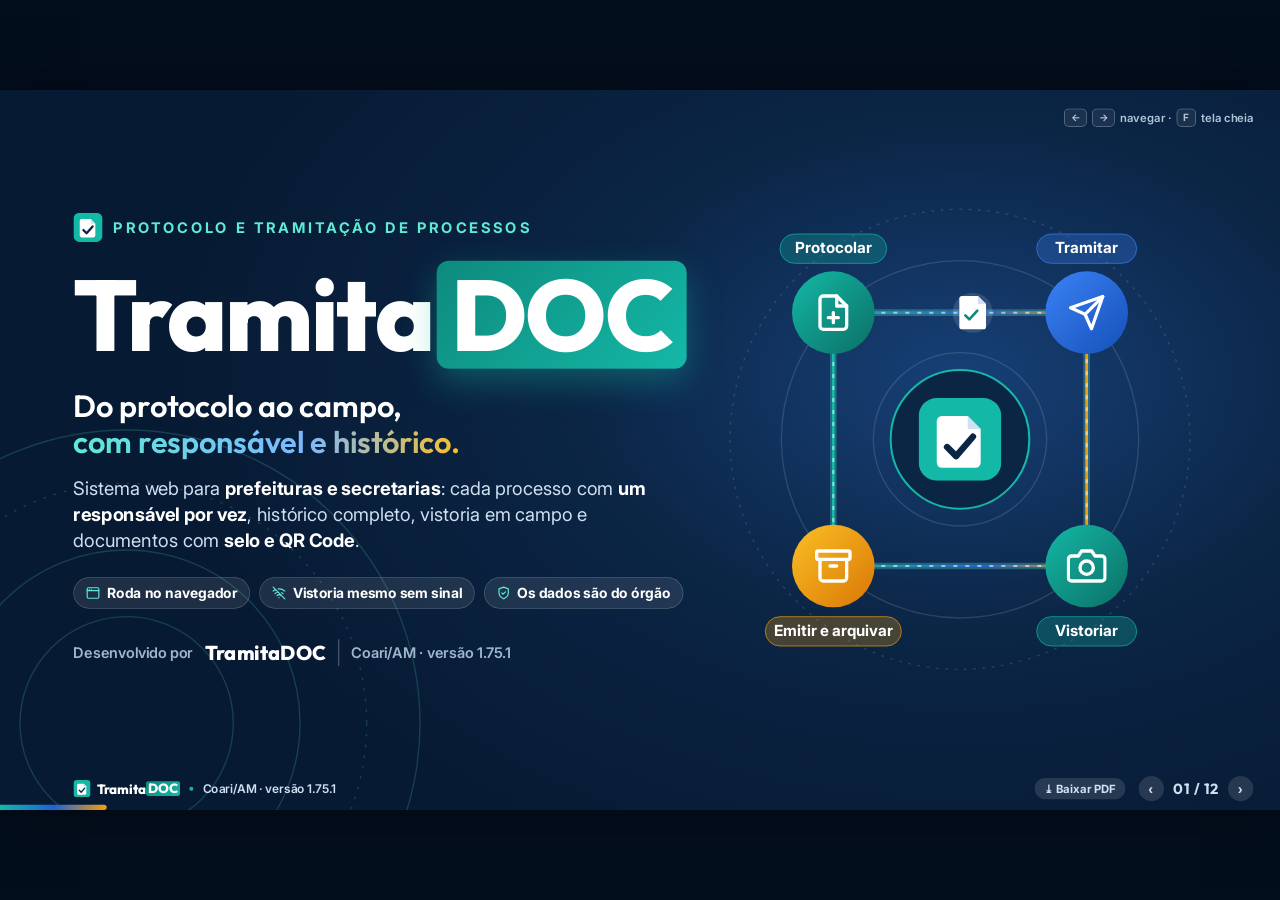
<file: apresentacao/v1/index.html>
<!DOCTYPE html><html lang="pt-BR"><head><meta charset="utf-8"><meta name="viewport" content="width=device-width,initial-scale=1"><meta name="author" content="TramitaDOC"><title>TramitaDOC · Apresentação</title><link rel="icon" type="image/svg+xml" href="data:image/svg+xml,%3Csvg xmlns='http://www.w3.org/2000/svg' viewBox='0 0 64 64'%3E%3Crect width='64' height='64' rx='14' fill='%230b2545'/%3E%3Cpath d='M18 14h20l10 10v26a4 4 0 0 1-4 4H18a4 4 0 0 1-4-4V18a4 4 0 0 1 4-4z' fill='%23fff'/%3E%3Cpath d='M22 38l7 7 13-15' fill='none' stroke='%2314b8a6' stroke-width='5' stroke-linecap='round' stroke-linejoin='round'/%3E%3C/svg%3E"><style>@font-face{font-family:"TD Display";src:url([data-uri]) format("woff");font-weight:100 900;font-display:block}
@font-face{font-family:"TD Text";src:url([data-uri]) format("woff");font-weight:100 900;font-display:block}
:root{
  --navy9:#071a33;--navy:#0b2545;--navy7:#13315c;--blue6:#1550b8;--blue:#1d63d6;--blue1:#e6eefb;
  --teal7:#0b6f65;--teal:#0d8a7d;--teal5:#14b8a6;--teal1:#d5f5f0;--mint:#5eead4;
  --amber:#f59e0b;--amber7:#b45309;--amber1:#fef3c7;--red:#b42318;--red1:#fde8e6;--violet:#6d4fc2;
  --ink:#0f1b2d;--muted:#4a5a70;--bg:#f5f8fc;--card:#fff;--line:#dbe3ee;
  --disp:"TD Display","Outfit","Segoe UI",Roboto,Arial,sans-serif;--text:"TD Text","Inter","Segoe UI",Roboto,Arial,sans-serif;
}
*{box-sizing:border-box}
html,body{margin:0;height:100%;background:#030e1d;overflow:hidden;font-family:var(--text);color:var(--ink);-webkit-font-smoothing:antialiased}
#stage{position:absolute;left:50%;top:50%;width:1920px;height:1080px;transform:translate(-50%,-50%) scale(var(--s,1));transform-origin:center center;overflow:hidden;background:var(--bg);box-shadow:0 0 80px rgba(0,0,0,.5)}
.slide{position:absolute;inset:0;padding:78px 110px 110px;opacity:0;visibility:hidden;transform:translateX(90px) scale(.985);
  transition:opacity .75s ease,transform .9s cubic-bezier(.2,.8,.2,1),visibility 0s linear .9s;overflow:hidden;
  background:radial-gradient(900px 600px at 100% 0%,rgba(20,184,166,.10),transparent 60%),radial-gradient(900px 700px at 0% 100%,rgba(29,99,214,.07),transparent 60%),var(--bg)}
.slide.past{transform:translateX(-90px) scale(.985)}
.slide.active{opacity:1;visibility:visible;transform:none;transition:opacity .75s ease,transform .9s cubic-bezier(.2,.8,.2,1),visibility 0s}
.slide.dark{background:radial-gradient(1200px 800px at 75% 40%,#174077 0%,#0b2545 48%,#071a33 100%);color:#fff}
.deco{position:absolute;pointer-events:none}
/* headings */
.kicker{display:flex;align-items:center;gap:16px;font:700 22px/1 var(--text);letter-spacing:.2em;text-transform:uppercase;color:var(--teal)}
.kicker .n{display:inline-grid;place-items:center;width:44px;height:44px;border-radius:12px;background:linear-gradient(135deg,var(--navy7),var(--teal));color:#fff;letter-spacing:0;font:800 20px var(--disp)}
.dark .kicker{color:var(--mint)}
.dark .kicker .n{background:linear-gradient(135deg,var(--teal5),var(--teal7))}
h1,h2,h3,h4{font-family:var(--disp);margin:0;letter-spacing:-.01em}
h2.title{font-size:64px;line-height:1.06;font-weight:700;color:var(--navy);margin-top:18px;position:relative;padding-bottom:18px}
.dark h2.title{color:#fff}
.slide:not(.dark) h2.title:after{content:"";position:absolute;left:0;bottom:0;width:120px;height:6px;border-radius:6px;background:linear-gradient(90deg,var(--teal5),var(--blue),var(--amber))}
.active h2.title:after{animation:bar 1s .5s cubic-bezier(.2,.8,.2,1) both}
@keyframes bar{from{width:0}to{width:120px}}
.lead{font-size:29px;line-height:1.38;color:var(--muted);margin:14px 0 0;max-width:1500px}
.lead b{color:var(--navy)}
.dark .lead{color:#cfe0f2}.dark .lead b{color:#fff}
.hl{background:linear-gradient(90deg,var(--teal),var(--blue));-webkit-background-clip:text;background-clip:text;color:transparent}
.dark .hl{background:linear-gradient(90deg,var(--mint),#7cb8ff);-webkit-background-clip:text;background-clip:text}
.warm{color:var(--amber7)}.dark .warm{color:#fbbf24}
.ic{width:1em;height:1em;stroke:currentColor;fill:none;stroke-width:2;stroke-linecap:round;stroke-linejoin:round;flex:none}
.card{background:var(--card);border-radius:24px;box-shadow:0 10px 30px rgba(11,37,69,.08),0 1px 0 rgba(11,37,69,.04);border:1px solid #e3eaf3}
.glass{background:rgba(255,255,255,.07);border:1px solid rgba(255,255,255,.16);border-radius:24px;backdrop-filter:blur(4px)}
.badge{display:inline-flex;align-items:center;gap:10px;padding:10px 18px;border-radius:999px;font:700 21px var(--text)}
.ibox{display:grid;place-items:center;width:80px;height:80px;border-radius:22px;font-size:42px;color:#fff;flex:none}
.g-navy{background:linear-gradient(135deg,#1f4a85,#0b2545)}.g-teal{background:linear-gradient(135deg,#14b8a6,#0b6f65)}
.g-blue{background:linear-gradient(135deg,#3b82f6,#1550b8)}.g-amber{background:linear-gradient(135deg,#fbbf24,#d97706)}
.g-red{background:linear-gradient(135deg,#f0645a,#b42318)}.g-violet{background:linear-gradient(135deg,#8b6fe0,#5b3fb0)}
.tag-il{position:absolute;z-index:5;display:inline-flex;align-items:center;gap:8px;padding:6px 14px;border-radius:999px;background:var(--amber1);color:#7a3d06;border:1.5px dashed #d97706;font:700 17px var(--text);letter-spacing:.02em;white-space:nowrap}
.tbd{display:inline-block;padding:2px 12px;border-radius:8px;background:var(--amber1);color:#7a3d06;border:1px dashed #d97706;font-weight:700;white-space:nowrap}
.src{position:absolute;left:110px;bottom:62px;font-size:18px;color:#6b7a8d;max-width:1600px}
.dark .src{color:#9fb6cf}
/* wordmark */
.wm{display:inline-flex;align-items:center;font-family:var(--disp);font-weight:800;letter-spacing:-.02em;white-space:nowrap}
.wm .doc{color:#fff;background:linear-gradient(135deg,var(--teal),var(--teal5));padding:0 .18em;border-radius:.16em;margin-left:.04em;line-height:1.08}
/* chrome */
#chrome{position:absolute;inset:auto 0 0 0;height:56px;display:flex;align-items:center;justify-content:space-between;padding:0 40px 8px 110px;font:600 18px var(--text);color:#6b7a8d;pointer-events:none;z-index:20}
#chrome .brand{display:flex;align-items:center;gap:10px}
#chrome .brand svg{width:26px;height:26px}
#chrome .brand .wm{font-size:20px;color:var(--navy)}
#chrome .brand i{width:6px;height:6px;border-radius:50%;background:var(--teal5);display:inline-block;margin:0 4px}
body.on-dark #chrome .brand .wm{color:#fff}
#counter{font:700 22px var(--disp);color:var(--navy);letter-spacing:.06em;pointer-events:auto;display:flex;gap:14px;align-items:center}
#counter button{all:unset;cursor:pointer;width:38px;height:38px;border-radius:50%;display:grid;place-items:center;background:rgba(11,37,69,.08);font-size:22px;color:var(--navy)}
#counter button:hover{background:rgba(20,184,166,.22)}
body.on-dark #chrome,body.on-dark #counter,body.on-dark #counter button{color:#cfe0f2}
body.on-dark #counter button{background:rgba(255,255,255,.12)}
#pdfbtn{pointer-events:auto;display:inline-flex;align-items:center;gap:6px;padding:6px 14px;border-radius:999px;background:rgba(11,37,69,.08);color:var(--navy);font:700 17px var(--text);text-decoration:none;margin-right:6px;letter-spacing:0}
#pdfbtn:hover{background:rgba(20,184,166,.22)}
body.on-dark #pdfbtn{background:rgba(255,255,255,.12);color:#cfe0f2}
#progress{position:absolute;left:0;bottom:0;height:8px;width:100%;background:rgba(11,37,69,.08);z-index:21}
#progress i{display:block;height:100%;width:0;background:linear-gradient(90deg,var(--teal5),var(--blue),var(--amber));transition:width .7s cubic-bezier(.2,.8,.2,1);border-radius:0 8px 8px 0}
#hint{position:absolute;right:40px;top:28px;z-index:22;font:600 17px var(--text);color:#cfe0f2;opacity:.85;display:flex;gap:8px;align-items:center;transition:opacity .6s}
#hint kbd{font:700 15px var(--text);padding:3px 9px;border-radius:7px;border:1px solid rgba(255,255,255,.45);background:rgba(255,255,255,.08)}
body:not(.on-first) #hint{opacity:0}
#mhead{display:none}
/* reveal animations */
.rv{opacity:0}
.active .rv{animation:rvUp .85s cubic-bezier(.2,.8,.2,1) both;animation-delay:calc(.2s + var(--i,0)*.13s)}
.active .rv.fl{animation-name:rvLeft}.active .rv.fr{animation-name:rvRight}.active .rv.zm{animation-name:rvZoom}.active .rv.fd{animation-name:rvFade}
.active .rv.pop{animation-name:rvPop;animation-timing-function:cubic-bezier(.3,1.6,.5,1)}
@keyframes rvUp{from{opacity:0;transform:translateY(36px)}to{opacity:1;transform:none}}
@keyframes rvLeft{from{opacity:0;transform:translateX(-60px)}to{opacity:1;transform:none}}
@keyframes rvRight{from{opacity:0;transform:translateX(60px)}to{opacity:1;transform:none}}
@keyframes rvZoom{from{opacity:0;transform:scale(.82)}to{opacity:1;transform:none}}
@keyframes rvFade{from{opacity:0}to{opacity:1}}
@keyframes rvPop{from{opacity:0;transform:scale(.3)}to{opacity:1;transform:none}}
svg .rv,svg .grow,svg .growy,svg .pop{transform-box:fill-box;transform-origin:center}
.draw{stroke-dasharray:1;stroke-dashoffset:1}
.active .draw{animation:draw 1.6s cubic-bezier(.6,.1,.3,1) forwards;animation-delay:calc(.3s + var(--i,0)*.13s)}
@keyframes draw{to{stroke-dashoffset:0}}
.grow{transform:scaleX(0);transform-origin:left center}
svg .grow{transform-origin:left center}
.active .grow{animation:grow 1.1s cubic-bezier(.2,.8,.2,1) forwards;animation-delay:calc(.3s + var(--i,0)*.13s)}
@keyframes grow{to{transform:scaleX(1)}}
.growy{transform:scaleY(0)}
svg .growy{transform-origin:center bottom}
.active .growy{animation:growy 1s cubic-bezier(.2,.8,.2,1) forwards;animation-delay:calc(.4s + var(--i,0)*.12s)}
@keyframes growy{to{transform:scaleY(1)}}
.flow{stroke-dasharray:6 12;animation:flow 1.2s linear infinite}
@keyframes flow{to{stroke-dashoffset:-36}}
.float{animation:float 5s ease-in-out infinite}
@keyframes float{50%{transform:translateY(-12px)}}
.pulse{animation:pulse 2.2s ease-out infinite;transform-box:fill-box;transform-origin:center}
@keyframes pulse{0%{opacity:.7;transform:scale(.6)}100%{opacity:0;transform:scale(2.2)}}
.ping{position:relative}
.ping:after{content:"";position:absolute;inset:-6px;border-radius:inherit;border:3px solid var(--teal5);animation:ping 1.8s ease-out infinite;opacity:0}
@keyframes ping{0%{opacity:.8;transform:scale(.9)}100%{opacity:0;transform:scale(1.25)}}
@media (prefers-reduced-motion:reduce){
  .slide,.slide.active,.slide.past{transition:opacity .2s linear;transform:none}
  .rv,.active .rv{animation:none!important;opacity:1}
  .draw,.active .draw{animation:none;stroke-dashoffset:0}
  .grow,.active .grow,.growy,.active .growy{animation:none;transform:none}
  .flow,.float,.pulse,.ping:after,.hand *,.active h2.title:after{animation:none!important}
  .pulse{opacity:0}
}
/* ---------- cover ---------- */
.cover-wrap{display:grid;grid-template-columns:1fr 760px;height:100%;align-items:center;gap:30px}
.cover .kicker svg{width:44px;height:44px}
.cover h1{font-size:150px;line-height:1;margin-top:28px}
.cover h1 .wm .doc{padding:0 .14em;border-radius:.12em;box-shadow:0 20px 50px rgba(20,184,166,.35)}
.cover .sub{font:600 46px/1.15 var(--disp);color:#fff;margin-top:30px;max-width:980px}
.cover .sub span{background:linear-gradient(90deg,var(--mint),#7cb8ff 60%,#fbbf24);-webkit-background-clip:text;background-clip:text;color:transparent}
.cover .desc{font-size:28px;line-height:1.42;color:#cfe0f2;margin-top:24px;max-width:960px}
.cover .desc b{color:#fff}
.cover .chips{display:flex;gap:14px;margin-top:34px;flex-wrap:wrap}
.cover .chips .badge{background:rgba(255,255,255,.09);border:1px solid rgba(255,255,255,.22);color:#fff}
.cover .chips .badge .ic{color:var(--mint)}
.cover .by{display:flex;align-items:center;gap:18px;margin-top:46px;font:600 22px var(--text);color:#9fb6cf}
.cover .by b{font:800 30px var(--disp);color:#fff;letter-spacing:.01em}
.cover .by .sep{width:2px;height:40px;background:rgba(255,255,255,.25)}
/* ---------- problem ---------- */
.prob-grid{display:grid;grid-template-columns:repeat(4,1fr);gap:28px;margin-top:40px}
.prob-grid .card{padding:32px 30px 34px;position:relative;overflow:hidden}
.prob-grid .card:before{content:"";position:absolute;left:0;top:0;right:0;height:6px;background:linear-gradient(90deg,#f0645a,#f59e0b)}
.prob-grid h3{font-size:36px;color:var(--navy);margin:24px 0 12px;line-height:1.1}
.prob-grid p{font-size:23px;line-height:1.42;color:var(--muted);margin:0}
.prob-grid .card .x{position:absolute;right:22px;top:20px;font:800 70px/1 var(--disp);color:#eef2f7}
.answer{display:flex;align-items:center;gap:28px;margin-top:34px;padding:28px 36px;border-radius:24px;background:linear-gradient(135deg,var(--navy),var(--navy7));color:#fff;font:600 30px/1.35 var(--disp);box-shadow:0 18px 40px rgba(11,37,69,.22)}
.answer .ibox{width:72px;height:72px;font-size:38px}
.answer b{color:var(--mint)}
/* ---------- steps ---------- */
.track{position:relative;height:150px;margin-top:30px}
.track svg{position:absolute;left:0;top:0;width:100%;height:150px;overflow:visible}
.steps{display:grid;grid-template-columns:repeat(4,1fr);gap:30px;margin-top:6px}
.step{padding:30px 30px 32px;position:relative}
.step .ph{font:700 18px var(--text);letter-spacing:.16em;text-transform:uppercase;color:var(--teal)}
.step h3{font-size:40px;color:var(--navy);margin:8px 0 14px}
.step p{font-size:23px;line-height:1.42;color:var(--muted);margin:0}
.step p b{color:var(--ink)}
.step .note{display:inline-flex;align-items:center;gap:8px;margin-top:16px;padding:7px 14px;border-radius:999px;background:var(--teal1);color:var(--teal7);font:700 18px var(--text)}
.step .note.w{background:var(--amber1);color:#7a3d06}
/* ---------- features ---------- */
.feat{display:grid;grid-template-columns:repeat(3,1fr);gap:22px;margin-top:34px}
.feat .card{display:flex;gap:22px;align-items:flex-start;padding:24px 26px;min-height:178px}
.feat .ibox{width:66px;height:66px;font-size:34px;border-radius:18px}
.feat h3{font-size:28px;color:var(--navy);line-height:1.12;margin:2px 0 8px}
.feat p{font-size:20px;line-height:1.4;color:var(--muted);margin:0}
.feat .pill{display:inline-block;margin-left:8px;padding:2px 10px;border-radius:999px;background:var(--teal1);color:var(--teal7);font:700 15px var(--text);vertical-align:middle;letter-spacing:0}
/* ---------- handoff rule ---------- */
.rule{display:grid;grid-template-columns:640px 1fr;gap:44px;margin-top:34px}
.rules{display:flex;flex-direction:column;gap:20px}
.rules .card{display:flex;gap:22px;padding:26px 28px;align-items:flex-start}
.rules .num{display:grid;place-items:center;width:58px;height:58px;border-radius:50%;flex:none;font:800 28px var(--disp);color:#fff;background:linear-gradient(135deg,var(--teal5),var(--teal7))}
.rules .card:nth-child(3) .num{background:linear-gradient(135deg,#fbbf24,#d97706)}
.rules h3{font-size:30px;color:var(--navy);margin:4px 0 6px}
.rules p{font-size:22px;line-height:1.42;color:var(--muted);margin:0}
.hand-card{position:relative;padding:26px 30px 24px}
.hand-card h4,.mini h4{font:700 19px var(--text);letter-spacing:.14em;text-transform:uppercase;color:var(--teal);margin:0}
.hand-card svg.ill{display:block;width:100%;height:330px;margin-top:6px;overflow:visible}
.hist{list-style:none;margin:6px 0 0;padding:0;border-top:1px dashed var(--line)}
.hist li{display:grid;grid-template-columns:54px 1fr auto;gap:16px;align-items:center;padding:12px 0;border-bottom:1px dashed var(--line);font-size:21px;color:var(--ink)}
.hist li:last-child{border-bottom:0}
.av{display:grid;place-items:center;width:46px;height:46px;border-radius:50%;font:800 18px var(--disp);color:#fff;background:var(--navy7)}
.av.t{background:var(--teal)}
.hist small{display:block;color:var(--muted);font-size:18px}
.st{display:inline-flex;align-items:center;gap:6px;padding:5px 12px;border-radius:999px;font:700 16px var(--text);white-space:nowrap}
.st.a{background:var(--amber1);color:#7a3d06}.st.t{background:var(--teal1);color:var(--teal7)}.st.r{background:var(--red1);color:var(--red)}.st.b{background:var(--blue1);color:var(--blue6)}.st.v{background:#ece6fb;color:#4b2f99}
/* handoff loop */
.hand .doc{animation:hDoc 7s cubic-bezier(.5,0,.3,1) infinite}
.hand .resp{animation:hResp 7s cubic-bezier(.5,0,.3,1) infinite}
.hand .wait{animation:hWait 7s linear infinite}
.hand .ok{animation:hOk 7s linear infinite;transform-box:fill-box;transform-origin:center}
.hand .boxL{animation:hBoxL 7s linear infinite}.hand .boxR{animation:hBoxR 7s linear infinite}
@keyframes hDoc{0%{transform:translateX(0);opacity:0}5%,16%{transform:translateX(0);opacity:1}46%,92%{transform:translateX(520px);opacity:1}100%{transform:translateX(520px);opacity:0}}
@keyframes hResp{0%,56%{transform:translateX(0)}66%,94%{transform:translateX(520px);opacity:1}99%{transform:translateX(520px);opacity:0}100%{transform:translateX(0);opacity:0}}
@keyframes hWait{0%,14%{opacity:0}20%,52%{opacity:1}56%,100%{opacity:0}}
@keyframes hOk{0%,52%{opacity:0;transform:scale(.4)}58%{opacity:1;transform:scale(1.12)}62%,94%{opacity:1;transform:scale(1)}100%{opacity:0}}
@keyframes hBoxL{0%,58%{stroke:#14b8a6}64%,100%{stroke:#dbe3ee}}
@keyframes hBoxR{0%,58%{stroke:#dbe3ee}64%,100%{stroke:#14b8a6}}
.hand .boxL{stroke:#14b8a6}.hand .boxR{stroke:#dbe3ee}
/* ---------- tour mockups ---------- */
.tour{display:grid;grid-template-columns:1fr 470px;gap:44px;margin-top:30px;align-items:start}
.win{position:relative;background:#fff;border-radius:20px;box-shadow:0 30px 60px -20px rgba(7,26,51,.4),0 0 0 1px #dfe6ef;overflow:hidden}
.win .wbar{display:flex;align-items:center;gap:10px;height:46px;padding:0 18px;background:#eef3f9;border-bottom:1px solid #dfe6ef;font:600 16px var(--text);color:#5b6b80}
.win .wbar i{width:13px;height:13px;border-radius:50%;background:#f0645a;display:inline-block}
.win .wbar i:nth-child(2){background:#fbbf24}.win .wbar i:nth-child(3){background:#34c38f}
.win .wbar .url{margin-left:16px;padding:5px 16px;border-radius:8px;background:#fff;border:1px solid #dfe6ef;min-width:420px}
.app{display:grid;grid-template-columns:236px 1fr;min-height:640px}
.side{background:linear-gradient(180deg,var(--navy),var(--navy9));color:#cfe0f2;padding:22px 16px;font:600 18px var(--text)}
.side .wm{font-size:24px;color:#fff;margin:0 6px 22px}
.side div.it{display:flex;align-items:center;gap:12px;padding:11px 12px;border-radius:10px;margin-bottom:4px}
.side div.it .ic{font-size:21px;color:#8fb3d9}
.side div.it.on{background:rgba(20,184,166,.18);color:#fff}
.side div.it.on .ic{color:var(--mint)}
.main{padding:24px 28px;background:#f8fafd}
.mtop{display:flex;align-items:center;gap:16px}
.mtop h4{font:700 28px var(--disp);color:var(--navy);margin:0;flex:1}
.search{display:flex;align-items:center;gap:10px;width:430px;padding:11px 16px;border-radius:12px;background:#fff;border:1.5px solid #cfdbea;font:500 18px var(--text);color:#7b8aa0}
.search .ic{font-size:22px;color:var(--teal)}
.sect{margin-top:20px;font:700 16px var(--text);letter-spacing:.12em;text-transform:uppercase;color:var(--muted);display:flex;align-items:center;gap:10px}
.sect .dot{width:10px;height:10px;border-radius:50%;background:var(--amber)}
.sect .dot.t{background:var(--teal5)}
.row{display:grid;grid-template-columns:200px 1fr 190px 230px;gap:14px;align-items:center;margin-top:10px;padding:15px 18px;background:#fff;border-radius:14px;border:1px solid #e3eaf3;font-size:18px;color:var(--ink)}
.row .pn{font:700 18px var(--disp);color:var(--navy)}
.row .as{color:var(--ink);font-weight:600}.row .as small{display:block;font-weight:500;color:var(--muted);font-size:15px}
.row .fr{color:var(--muted);font-size:16px}
.row .ac{display:flex;justify-content:flex-end;gap:8px;align-items:center}
.row.inc{border:1.5px solid #f6c56b;background:#fffaf0}
.btn{display:inline-flex;align-items:center;gap:8px;padding:9px 16px;border-radius:10px;font:700 17px var(--text);color:#fff;background:linear-gradient(135deg,var(--teal5),var(--teal7));white-space:nowrap}
.btn.o{background:#fff;color:var(--navy);border:1.5px solid #cfdbea}
.callouts{display:flex;flex-direction:column;gap:20px;padding-top:6px}
.callouts .card{display:flex;gap:20px;padding:24px 24px;align-items:flex-start}
.callouts .ibox{width:62px;height:62px;font-size:32px;border-radius:18px}
.callouts h3{font-size:27px;color:var(--navy);margin:2px 0 6px;line-height:1.12}
.callouts p{font-size:20px;line-height:1.42;color:var(--muted);margin:0}
/* tour 2 */
.tour2{display:grid;grid-template-columns:1fr 560px;gap:44px;margin-top:28px;align-items:start}
.pd{padding:24px 30px 26px}
.pd .hdr{display:flex;align-items:flex-start;gap:16px}
.pd .hdr h4{font:700 32px var(--disp);color:var(--navy);margin:0}
.pd .hdr p{margin:4px 0 0;font-size:19px;color:var(--muted)}
.pd .hdr .st{margin-left:auto;font-size:18px;padding:7px 16px}
.resp{display:flex;align-items:center;gap:16px;margin-top:18px;padding:14px 18px;border-radius:14px;background:var(--teal1);border:1px solid #a7e8dc}
.resp small{display:block;font:700 14px var(--text);letter-spacing:.12em;text-transform:uppercase;color:var(--teal7)}
.resp b{font:700 21px var(--text);color:var(--ink)}
.tl{position:relative;margin:20px 0 0;padding:0 0 0 44px;list-style:none}
.tl:before{content:"";position:absolute;left:15px;top:10px;bottom:16px;width:3px;background:linear-gradient(180deg,var(--teal5),var(--blue) 70%,#cfdbea);border-radius:3px}
.tl li{position:relative;padding:0 0 15px;font-size:20px;color:var(--ink);font-weight:600}
.tl li small{display:block;font-weight:500;font-size:17px;color:var(--muted);margin-top:2px}
.tl li:before{content:"";position:absolute;left:-37px;top:5px;width:16px;height:16px;border-radius:50%;background:#fff;border:4px solid var(--teal5)}
.tl li.w:before{border-color:var(--amber)}.tl li.r:before{border-color:#f0645a}.tl li.p:before{border-color:#b4c2d4;border-style:dashed}
.tl li.p{color:var(--muted)}
.tiles{display:grid;grid-template-columns:repeat(3,1fr);gap:14px;margin-top:8px}
.tile{padding:14px 16px;border-radius:14px;background:#f3f7fd;border:1px solid #e3eaf3;font-size:16px;color:var(--muted)}
.tile b{display:block;font:700 20px var(--text);color:var(--navy);margin-top:2px}
.tile.go{background:linear-gradient(135deg,var(--navy),var(--navy7));color:#cfe0f2;border:0}
.tile.go b{color:#fff}
.paper{position:relative;background:#fff;border-radius:10px;padding:40px 44px 34px;box-shadow:0 30px 60px -20px rgba(7,26,51,.4),0 0 0 1px #dfe6ef;transform:rotate(1.2deg)}
.paper .org{text-align:center;font:700 16px var(--text);letter-spacing:.12em;text-transform:uppercase;color:var(--muted);line-height:1.5}
.paper h4{text-align:center;font:800 38px var(--disp);color:var(--navy);margin:18px 0 4px;letter-spacing:.08em}
.paper .dn{text-align:center;font:600 18px var(--text);color:var(--muted)}
.paper .ln{height:12px;border-radius:6px;background:#e8eef5;margin-top:14px}
.paper .foot{display:flex;align-items:center;gap:22px;margin-top:28px;padding-top:22px;border-top:1px dashed var(--line)}
.paper .foot p{margin:0;font-size:17px;line-height:1.4;color:var(--muted)}
.paper .foot p b{display:block;color:var(--navy);font-size:19px}
.fbadge{position:absolute;z-index:6;display:flex;align-items:center;gap:14px;padding:14px 20px;border-radius:16px;background:#fff;box-shadow:0 18px 40px -12px rgba(7,26,51,.45);font:700 19px var(--text);color:var(--navy)}
.fbadge small{display:block;font:500 16px var(--text);color:var(--muted)}
.fbadge .ibox{width:50px;height:50px;font-size:26px;border-radius:14px}
/* ---------- in production ---------- */
.prod{display:grid;grid-template-columns:780px 1fr;gap:44px;margin-top:36px}
.hero{position:relative;padding:44px 46px;border-radius:28px;background:radial-gradient(700px 500px at 80% 10%,#174077,transparent 70%),linear-gradient(160deg,var(--navy),var(--navy9));color:#fff;overflow:hidden;min-height:610px;box-shadow:0 30px 60px -20px rgba(7,26,51,.5)}
.live{display:inline-flex;align-items:center;gap:14px;padding:10px 20px 10px 16px;border-radius:999px;background:rgba(20,184,166,.16);border:1px solid rgba(94,234,212,.4);font:700 22px var(--text);color:var(--mint);letter-spacing:.06em;text-transform:uppercase}
.live .ld{position:relative;width:16px;height:16px;border-radius:50%;background:#34d399}
.live .ld:after{content:"";position:absolute;inset:0;border-radius:50%;background:#34d399;animation:ldp 1.8s ease-out infinite}
@keyframes ldp{0%{opacity:.8;transform:scale(1)}100%{opacity:0;transform:scale(3)}}
.hero h3{font:800 60px/1.08 var(--disp);margin-top:30px}
.hero p{font-size:27px;line-height:1.45;color:#cfe0f2;margin:24px 0 0}
.hero p b{color:#fff}
.ver{display:flex;align-items:center;gap:18px;margin-top:36px}
.ver .v{font:800 54px/1 var(--disp);background:linear-gradient(90deg,var(--mint),#7cb8ff);-webkit-background-clip:text;background-clip:text;color:transparent}
.ver small{font:600 20px/1.3 var(--text);color:#9fb6cf}
.qual{display:grid;grid-template-columns:1fr 1fr;gap:22px;align-content:start}
.qual .card{padding:28px 28px 30px}
.qual h3{font-size:29px;color:var(--navy);margin:20px 0 8px;line-height:1.12}
.qual p{font-size:21px;line-height:1.42;color:var(--muted);margin:0}
.qual .ibox{width:66px;height:66px;font-size:34px;border-radius:18px}
/* ---------- manager ---------- */
.mgr{display:grid;grid-template-columns:repeat(3,1fr);gap:30px;margin-top:36px}
.mgr .card{padding:0 0 28px;overflow:hidden}
.mgr .vis{position:relative;height:210px;background:linear-gradient(160deg,#f1f6fc,#e7f0fa);border-bottom:1px solid #e3eaf3}
.mgr .vis svg{width:100%;height:100%;display:block}
.mgr .vis .tag-il{top:12px;right:12px;font-size:14px;padding:3px 10px}
.mgr .bd{padding:24px 30px 0}
.mgr .hd{display:flex;align-items:center;gap:18px}
.mgr .ibox{width:62px;height:62px;font-size:32px;border-radius:18px}
.mgr h3{font-size:36px;color:var(--navy)}
.mgr p{font-size:22px;line-height:1.42;color:var(--muted);margin:16px 0 0}
.chk{list-style:none;margin:16px 0 0;padding:0}
.chk li{display:flex;gap:12px;align-items:center;font-size:21px;font-weight:600;color:var(--ink);padding:8px 0}
.chk li .ic{font-size:26px;color:var(--teal);stroke-width:2.6}
/* ---------- security ---------- */
.sec{display:grid;grid-template-columns:560px 1fr;gap:50px;margin-top:30px;align-items:center}
.sec svg.shield{width:520px;height:520px;display:block;margin:0 auto}
.secs{display:grid;grid-template-columns:1fr 1fr;gap:22px}
.secs .glass{padding:28px 30px}
.secs .ibox{width:62px;height:62px;font-size:32px;border-radius:18px}
.secs h3{font-size:30px;color:#fff;margin:18px 0 8px}
.secs p{font-size:21px;line-height:1.42;color:#cfe0f2;margin:0}
.lgpd{margin-top:22px;display:flex;gap:16px;align-items:flex-start;padding:20px 24px;border-radius:18px;background:rgba(245,158,11,.12);border:1px solid rgba(251,191,36,.35);font-size:20px;line-height:1.45;color:#fde7b0}
.lgpd .ic{font-size:30px;color:#fbbf24;margin-top:2px}
/* ---------- roadmap ---------- */
.road{position:relative;margin-top:30px}
.road svg.rt{display:block;width:100%;height:150px;overflow:visible}
.rcards{display:grid;grid-template-columns:400px repeat(3,1fr);gap:28px;margin-top:4px}
.rcards .card{padding:28px 28px 30px;position:relative}
.rcards .now{background:linear-gradient(160deg,var(--navy),var(--navy7));color:#fff;border:0}
.rcards .now h3{color:#fff}.rcards .now p{color:#cfe0f2}
.rcards h3{font-size:31px;color:var(--navy);margin:16px 0 10px;line-height:1.12}
.rcards p{font-size:21px;line-height:1.42;color:var(--muted);margin:0}
.soon{display:inline-flex;align-items:center;gap:8px;padding:6px 14px;border-radius:999px;background:var(--amber1);color:#7a3d06;border:1.5px dashed #d97706;font:700 16px var(--text);letter-spacing:.08em;text-transform:uppercase}
.soon.on{background:rgba(52,211,153,.16);color:#6ee7b7;border:1px solid rgba(110,231,183,.5)}
/* ---------- next steps ---------- */
.nsteps{display:grid;grid-template-columns:repeat(3,1fr);gap:30px;margin-top:40px;position:relative}
.nsteps .glass{padding:30px 32px 32px;position:relative}
.nsteps .k{display:flex;align-items:center;gap:16px}
.nsteps .k span{display:grid;place-items:center;width:58px;height:58px;border-radius:50%;font:800 28px var(--disp);color:var(--navy);background:linear-gradient(135deg,var(--mint),#7cb8ff)}
.nsteps .glass:nth-child(3) .k span{background:linear-gradient(135deg,#fde68a,#f59e0b)}
.nsteps h3{font-size:38px;color:#fff}
.nsteps p{font-size:22px;line-height:1.45;color:#cfe0f2;margin:18px 0 0}
.nsteps .arr{position:absolute;right:-30px;top:50%;width:30px;height:30px;transform:translate(0,-50%);color:var(--mint);font-size:30px;z-index:2;display:grid;place-items:center}
.contact{display:grid;grid-template-columns:1fr 1fr;gap:24px;margin-top:36px}
.ct{display:flex;align-items:center;gap:20px;padding:22px 26px;border-radius:20px;background:linear-gradient(135deg,var(--teal7),var(--teal5));color:#fff;box-shadow:0 14px 34px rgba(11,111,101,.3)}
.ct.b{background:linear-gradient(135deg,var(--blue6),var(--blue));box-shadow:0 14px 34px rgba(21,80,184,.3)}
.ct.p{background:#fff;color:var(--navy)}
.ct .ic{font-size:46px;flex:none}
.ct small{display:block;font:700 16px var(--text);letter-spacing:.12em;text-transform:uppercase;opacity:.9}
.ct b{font:800 34px var(--disp)}
.ct.p small{color:var(--muted)}
.ct.p svg.lg{width:60px;height:60px;flex:none}
.close-line{margin-top:34px;font:700 34px/1.2 var(--disp);color:#fff}
.close-line span{background:linear-gradient(90deg,var(--mint),#7cb8ff 60%,#fbbf24);-webkit-background-clip:text;background-clip:text;color:transparent}
/* ---------- print mode ---------- */
body.print .slide,body.print .slide.active{transition:none!important}
body.print .rv,body.print .active .rv{animation:none!important;opacity:1}
body.print .draw,body.print .active .draw{animation:none!important;stroke-dashoffset:0}
body.print .grow,body.print .active .grow,body.print .growy,body.print .active .growy{animation:none!important;transform:none}
body.print .flow,body.print .float,body.print .pulse,body.print .ping:after,body.print h2.title:after,body.print .live .ld:after{animation:none!important}
body.print .pulse,body.print .ping:after{opacity:0}
body.print #hint,body.print #pdfbtn,body.print #counter button{display:none!important}
body.print .hand *{animation:none!important}
body.print .hand .doc{transform:translateX(520px);opacity:1}
body.print .hand .resp{transform:translateX(520px)}
body.print .hand .wait{opacity:0}body.print .hand .ok{opacity:1}
body.print .hand .boxL{stroke:#dbe3ee}body.print .hand .boxR{stroke:#14b8a6}
/* pdf mode: all slides stacked */
body.pdf{overflow:visible;height:auto;background:#fff}
html:has(body.pdf){overflow:visible;height:auto}
body.pdf #stage{position:static;transform:none!important;width:1920px;height:auto;overflow:visible;box-shadow:none}
body.pdf .slide{position:relative;inset:auto;width:1920px;height:1080px;opacity:1;visibility:visible;transform:none!important;page-break-after:always;break-after:page}
body.pdf #chrome,body.pdf #progress,body.pdf #hint,body.pdf #mhead{display:none!important}
body.pdf .pgf{display:flex}
.pgf{display:none;position:absolute;left:110px;right:40px;bottom:14px;height:40px;align-items:center;justify-content:space-between;font:600 18px var(--text);color:#6b7a8d}
.pgf .wm{font-size:20px;color:var(--navy);gap:0}
.pgf .l{display:flex;align-items:center;gap:10px}.pgf svg{width:26px;height:26px}
.pgf .r{font:700 22px var(--disp);color:var(--navy);letter-spacing:.06em}
.dark .pgf,.dark .pgf .r{color:#cfe0f2}.dark .pgf .wm{color:#fff}
@page{size:1920px 1080px;margin:0}
/* ---------- mobile mode ---------- */
body.mobile{overflow-x:hidden;overflow-y:auto;height:auto;background:#e9eff6}
html:has(body.mobile){overflow-y:auto;height:auto}
.mobile #stage{position:static;transform:none!important;width:100%;height:auto;overflow:visible;box-shadow:none;background:transparent;padding-top:52px}
.mobile .slide{position:relative;inset:auto;opacity:1;visibility:visible;transform:none!important;transition:none;padding:30px 18px 34px;overflow:hidden;margin:0 0 10px;min-height:0}
.mobile .deco,.mobile #hint,.mobile #chrome,.mobile #progress{display:none!important}
.mobile #mhead{display:flex;position:fixed;left:0;right:0;top:0;height:52px;z-index:50;align-items:center;gap:10px;padding:0 12px;background:rgba(255,255,255,.96);backdrop-filter:blur(8px);box-shadow:0 2px 12px rgba(11,37,69,.15);font:700 15px var(--text);color:var(--navy)}
.mobile #mhead svg{width:26px;height:26px;flex:none}
.mobile #mhead .t{flex:1;min-width:0;white-space:nowrap;overflow:hidden;text-overflow:ellipsis}
.mobile #mhead a{color:#fff;background:linear-gradient(135deg,var(--teal),var(--blue));padding:7px 12px;border-radius:999px;text-decoration:none;font-size:14px;white-space:nowrap}
.mobile #mhead .bar{position:absolute;left:0;bottom:0;height:4px;width:0;background:linear-gradient(90deg,var(--teal5),var(--blue),var(--amber));transition:width .3s}
.mobile .kicker{font-size:13px;gap:10px}.mobile .kicker .n{width:30px;height:30px;font-size:14px;border-radius:8px}
.mobile h2.title{font-size:30px;margin-top:12px;padding-bottom:12px}
.mobile .lead{font-size:17px;margin-top:10px}
.mobile .src{position:static;margin-top:18px;font-size:13px}
.mobile .card,.mobile .glass{border-radius:16px}
.mobile .ibox{width:48px!important;height:48px!important;font-size:26px!important;border-radius:14px!important}
.mobile .badge{font-size:14px;padding:7px 12px}
.mobile p,.mobile li{font-size:16px!important;line-height:1.42}
.mobile h3{font-size:21px!important;margin-top:10px!important;margin-bottom:6px!important}
.mobile .cover-wrap{display:flex;flex-direction:column;height:auto;gap:10px;align-items:stretch}
.mobile .cover .kicker svg{width:30px;height:30px}
.mobile .cover h1{font-size:64px;margin-top:14px}
.mobile .cover .sub{font-size:24px;margin-top:14px}.mobile .cover .desc{font-size:17px;margin-top:12px}
.mobile .cover .chips{margin-top:16px;gap:8px}.mobile .cover .by{margin-top:20px;font-size:14px;flex-wrap:wrap;gap:10px}.mobile .cover .by b{font-size:20px}
.mobile .cover svg.covill{width:100%!important;height:auto!important;max-width:380px;align-self:center}
.mobile .prob-grid,.mobile .steps,.mobile .feat,.mobile .rule,.mobile .tour,.mobile .tour2,.mobile .prod,.mobile .qual,.mobile .mgr,.mobile .sec,.mobile .secs,.mobile .rcards,.mobile .nsteps,.mobile .contact{grid-template-columns:1fr;gap:12px;margin-top:16px}
.mobile .prob-grid .card,.mobile .step,.mobile .rules .card,.mobile .callouts .card,.mobile .qual .card,.mobile .secs .glass,.mobile .rcards .card,.mobile .nsteps .glass{padding:18px}
.mobile .prob-grid .card .x{font-size:40px}
.mobile .answer{font-size:18px;padding:16px;gap:14px;margin-top:16px}
.mobile .track,.mobile .road svg.rt,.mobile .nsteps .arr{display:none}
.mobile .feat .card{min-height:0;padding:16px;gap:14px}
.mobile .feat .pill{font-size:12px}
.mobile .rules .num{width:40px;height:40px;font-size:20px}
.mobile .hand-card{padding:16px}.mobile .hand-card svg.ill{height:auto}
.mobile .hist li{grid-template-columns:40px 1fr;font-size:15px}.mobile .hist li .st{grid-column:2;justify-self:start}.mobile .av{width:36px;height:36px;font-size:14px}.mobile .hist small{font-size:13px}
.mobile .win{border-radius:14px}
.mobile .win .wbar{height:32px;font-size:11px}.mobile .win .wbar .url{min-width:0;flex:1;margin-left:6px;padding:3px 8px}.mobile .win .wbar i{width:9px;height:9px}
.mobile .app{grid-template-columns:1fr;min-height:0}.mobile .side{display:none}
.mobile .main{padding:14px}
.mobile .mtop{flex-wrap:wrap;gap:10px}.mobile .mtop h4{font-size:20px}.mobile .search{width:100%;font-size:14px;padding:8px 12px}
.mobile .sect{font-size:12px;margin-top:14px}
.mobile .row{grid-template-columns:1fr auto;gap:6px 10px;padding:10px 12px;font-size:14px}
.mobile .row .pn{font-size:14px}.mobile .row .fr{display:none}.mobile .row .as{grid-column:1/-1;order:3;font-size:14px}.mobile .row .as small{font-size:12px}
.mobile .st{font-size:12px;padding:4px 9px}.mobile .btn{font-size:13px;padding:6px 10px}
.mobile .callouts{gap:12px}
.mobile .tag-il{font-size:12px;padding:4px 10px}
.mobile .pd{padding:14px}.mobile .pd .hdr{flex-wrap:wrap}.mobile .pd .hdr h4{font-size:20px}.mobile .pd .hdr p{font-size:14px}.mobile .pd .hdr .st{margin-left:0}
.mobile .resp{padding:10px 12px}.mobile .resp b{font-size:15px}.mobile .resp small{font-size:11px}
.mobile .tl li{font-size:15px}.mobile .tl li small{font-size:13px}
.mobile .tiles{grid-template-columns:1fr 1fr 1fr;gap:8px}.mobile .tile{font-size:12px;padding:10px}.mobile .tile b{font-size:14px}
.mobile .paper{padding:22px 20px;transform:none}.mobile .paper h4{font-size:24px}.mobile .paper .org,.mobile .paper .dn{font-size:12px}.mobile .paper .foot{gap:12px}.mobile .paper .foot svg{width:80px;height:80px}.mobile .paper .foot p{font-size:13px!important}
.mobile .fbadge{position:static;margin-top:12px;font-size:15px;padding:10px 14px}.mobile .fbadge small{font-size:13px}
.mobile .hero{min-height:0;padding:22px}.mobile .hero h3{font-size:30px;margin-top:18px}.mobile .live{font-size:14px}.mobile .ver .v{font-size:36px}.mobile .ver small{font-size:14px}
.mobile .mgr .vis{height:150px}.mobile .mgr .bd{padding:16px 18px 0}.mobile .mgr .card{padding-bottom:16px}
.mobile .chk li{font-size:15px}
.mobile .sec svg.shield{width:220px;height:220px}
.mobile .lgpd{font-size:14px;padding:14px}
.mobile .nsteps .k span{width:40px;height:40px;font-size:20px}
.mobile .ct{padding:14px 16px}.mobile .ct b{font-size:22px}.mobile .ct .ic{font-size:30px}.mobile .ct small{font-size:12px}.mobile .ct.p svg.lg{width:40px;height:40px}
.mobile .close-line{font-size:22px;margin-top:20px}
.mobile svg{max-width:100%}
.si{fill:none;stroke:#fff;stroke-width:2;stroke-linecap:round;stroke-linejoin:round}
/* ===== v2 sizing pass ===== */
.prob-grid{margin-top:50px}.prob-grid .card{padding:40px 34px 44px}.prob-grid h3{font-size:40px;margin-top:28px}.prob-grid p{font-size:25px}
.prob-grid .ibox{width:88px;height:88px;font-size:46px}
.answer{margin-top:46px;padding:34px 40px;font-size:33px}
.track{margin-top:44px}
.step{padding:34px 34px 38px}.step h3{font-size:42px}.step p{font-size:25px}
.band{display:flex;align-items:center;gap:24px;margin-top:34px;padding:24px 32px;border-radius:22px;background:#fff;border:1px solid #e3eaf3;box-shadow:0 10px 30px rgba(11,37,69,.06);font:600 26px/1.35 var(--text);color:var(--ink)}
.band .ibox{width:60px;height:60px;font-size:30px;border-radius:16px}
.band b{color:var(--navy)}
.feat{margin-top:36px;gap:26px}.feat .card{min-height:200px;padding:28px 30px}.feat h3{font-size:30px}.feat p{font-size:22px}.feat .ibox{width:72px;height:72px;font-size:38px}
.rules{justify-content:space-between}.rules .card{flex:1;align-items:center}
.rules h3{font-size:32px}.rules p{font-size:23px}
.qual{align-content:stretch;grid-template-rows:1fr 1fr}
.qual .card{padding:30px 30px}.qual h3{font-size:31px}.qual p{font-size:22px}
.mgr .vis{height:250px}.mgr p{font-size:24px}.mgr .chk li{font-size:22px}.mgr .bd{padding:28px 34px 4px}.mgr h3{font-size:38px}
.road svg.rt{height:160px;margin-top:10px}
.rcards{margin-top:14px}.rcards .card{padding:34px 32px 38px;min-height:330px}.rcards h3{font-size:34px;margin-top:20px}.rcards p{font-size:23px}
.nsteps{margin-top:44px}.nsteps .glass{padding:34px 34px 36px}.nsteps p{font-size:23px}
.contact{margin-top:40px}.ct{padding:26px 30px}.ct b{font-size:38px}
.close-line{margin-top:56px;font-size:46px}.nsteps .glass{min-height:250px}
.row{grid-template-columns:160px 1fr 150px auto}
.mobile .band{font-size:16px;padding:14px;gap:12px;margin-top:14px}
.mobile .rcards .card{min-height:0}.mobile .mgr .vis{height:150px}.mobile .close-line{font-size:22px;margin-top:20px}
.mobile .row{grid-template-columns:1fr auto}
.mobile .cover h1{font-size:52px}
.mobile .tag-il{position:static!important;margin:8px 10px}
.mobile .mgr .vis .tag-il{position:absolute!important;margin:0}
.mobile .paper .tag-il{margin:0 0 10px}
.mobile .nsteps .glass{min-height:0}.mobile .cover .by .sep{display:none}
.prob-grid h3{font-size:37px}
.prob-grid h3{font-size:34px;white-space:nowrap}.mobile .prob-grid h3{white-space:normal}

.ct small.role{margin-top:6px;letter-spacing:.04em;text-transform:none;font-size:20px}
.ct.p b.wm{font-size:44px}
.mobile .ct small.role{font-size:14px}.mobile .ct.p b.wm{font-size:26px}

/* cartão de encerramento: foco no TramitaDOC */
.contact.foco{display:flex;justify-content:center;margin-top:44px}
.ct.foco{position:relative;overflow:hidden;padding:34px 60px;gap:30px;border-radius:26px;animation:ctglow 3.2s ease-in-out infinite}
.ct.foco svg.lg{width:96px;height:96px;animation:ctlogo 3.2s ease-in-out infinite}
.ct.foco b.wm{font-size:76px}
.ct.foco small{font-size:20px;margin-top:6px}
.ct.foco:after{content:"";position:absolute;top:0;bottom:0;width:40%;left:-60%;background:linear-gradient(100deg,transparent,rgba(94,234,212,.35),transparent);transform:skewX(-18deg);animation:ctbrilho 3.6s ease-in-out infinite}
@keyframes ctglow{0%,100%{box-shadow:0 18px 50px rgba(20,184,166,.25),0 0 0 0 rgba(94,234,212,.5)}50%{box-shadow:0 24px 70px rgba(20,184,166,.45),0 0 0 14px rgba(94,234,212,0)}}
@keyframes ctlogo{0%,100%{transform:translateY(0) rotate(0)}50%{transform:translateY(-6px) rotate(-6deg)}}
@keyframes ctbrilho{0%{left:-60%}60%,100%{left:130%}}
@media (prefers-reduced-motion:reduce){.ct.foco,.ct.foco svg.lg,.ct.foco:after{animation:none}}
.mobile .ct.foco{padding:18px 22px}.mobile .ct.foco b.wm{font-size:34px}.mobile .ct.foco svg.lg{width:48px;height:48px}
body.pdf .ct.foco:after{display:none}
</style></head><body class="on-first"><svg width="0" height="0" style="position:absolute" aria-hidden="true">
<defs>
<symbol id="i-logo" viewBox="0 0 64 64"><rect width="64" height="64" rx="14" fill="#14b8a6"/><path d="M18 14h20l10 10v26a4 4 0 0 1-4 4H18a4 4 0 0 1-4-4V18a4 4 0 0 1 4-4z" fill="#fff"/><path d="M38 14v10h10" fill="#cfe0f7"/><path d="M22 38l7 7 13-15" fill="none" stroke="#0b2545" stroke-width="5" stroke-linecap="round" stroke-linejoin="round"/></symbol>
<symbol id="i-inbox" viewBox="0 0 24 24"><path d="M22 12h-6l-2 3h-4l-2-3H2"/><path d="M5.5 5.1L2 12v6a2 2 0 0 0 2 2h16a2 2 0 0 0 2-2v-6l-3.5-6.9A2 2 0 0 0 16.8 4H7.2a2 2 0 0 0-1.7 1.1z"/></symbol>
<symbol id="i-send" viewBox="0 0 24 24"><path d="M22 2L11 13"/><path d="M22 2l-7 20-4-9-9-4z"/></symbol>
<symbol id="i-camera" viewBox="0 0 24 24"><path d="M23 19a2 2 0 0 1-2 2H3a2 2 0 0 1-2-2V8a2 2 0 0 1 2-2h4l2-3h6l2 3h4a2 2 0 0 1 2 2z"/><circle cx="12" cy="13" r="4"/></symbol>
<symbol id="i-qr" viewBox="0 0 24 24"><rect x="3" y="3" width="7" height="7" rx="1"/><rect x="14" y="3" width="7" height="7" rx="1"/><rect x="3" y="14" width="7" height="7" rx="1"/><path d="M14 14h3v3h-3zM20 14v.01M14 20h.01M17 17h4v4h-4"/></symbol>
<symbol id="i-pdf" viewBox="0 0 24 24"><path d="M14 2H6a2 2 0 0 0-2 2v16a2 2 0 0 0 2 2h12a2 2 0 0 0 2-2V8z"/><path d="M14 2v6h6"/><path d="M8 13h8M8 17h8M8 9h2"/></symbol>
<symbol id="i-file" viewBox="0 0 24 24"><path d="M14 2H6a2 2 0 0 0-2 2v16a2 2 0 0 0 2 2h12a2 2 0 0 0 2-2V8z"/><path d="M14 2v6h6"/></symbol>
<symbol id="i-fileplus" viewBox="0 0 24 24"><path d="M14 2H6a2 2 0 0 0-2 2v16a2 2 0 0 0 2 2h12a2 2 0 0 0 2-2V8z"/><path d="M14 2v6h6M12 18v-6M9 15h6"/></symbol>
<symbol id="i-filex" viewBox="0 0 24 24"><path d="M14 2H6a2 2 0 0 0-2 2v16a2 2 0 0 0 2 2h12a2 2 0 0 0 2-2V8z"/><path d="M14 2v6h6"/><path d="M9.5 12.5l5 5M14.5 12.5l-5 5"/></symbol>
<symbol id="i-search" viewBox="0 0 24 24"><circle cx="11" cy="11" r="7"/><path d="M21 21l-5-5"/></symbol>
<symbol id="i-searchdoc" viewBox="0 0 24 24"><path d="M14 2H6a2 2 0 0 0-2 2v16a2 2 0 0 0 2 2h4"/><path d="M14 2v6h6v3"/><circle cx="16.5" cy="16.5" r="3.5"/><path d="M22 22l-3-3"/></symbol>
<symbol id="i-archive" viewBox="0 0 24 24"><rect x="2" y="3" width="20" height="5" rx="1"/><path d="M4 8v11a2 2 0 0 0 2 2h12a2 2 0 0 0 2-2V8M10 12h4"/></symbol>
<symbol id="i-books" viewBox="0 0 24 24"><path d="M4 19.5A2.5 2.5 0 0 1 6.5 17H20"/><path d="M6.5 2H20v20H6.5A2.5 2.5 0 0 1 4 19.5v-15A2.5 2.5 0 0 1 6.5 2z"/><path d="M9 7h7M9 11h5"/></symbol>
<symbol id="i-user" viewBox="0 0 24 24"><circle cx="12" cy="8" r="4"/><path d="M4 21a8 8 0 0 1 16 0"/></symbol>
<symbol id="i-users" viewBox="0 0 24 24"><circle cx="9" cy="8" r="4"/><path d="M2 21a7 7 0 0 1 14 0"/><path d="M16 4a4 4 0 0 1 0 8M22 21a7 7 0 0 0-4-6.3"/></symbol>
<symbol id="i-award" viewBox="0 0 24 24"><circle cx="12" cy="9" r="6"/><path d="M8.2 13.6L7 22l5-3 5 3-1.2-8.4"/><path d="M9.5 9l1.8 1.8L14.5 7.5"/></symbol>
<symbol id="i-clock" viewBox="0 0 24 24"><circle cx="12" cy="12" r="9"/><path d="M12 7v5l3 2"/></symbol>
<symbol id="i-hourglass" viewBox="0 0 24 24"><path d="M6 2h12M6 22h12M7 2c0 6 10 6 10 10S7 16 7 22M17 2c0 6-10 6-10 10s10 4 10 10"/></symbol>
<symbol id="i-eye" viewBox="0 0 24 24"><path d="M2 12s3.5-7 10-7 10 7 10 7-3.5 7-10 7S2 12 2 12z"/><circle cx="12" cy="12" r="3"/></symbol>
<symbol id="i-chart" viewBox="0 0 24 24"><path d="M3 3v18h18"/><path d="M7 16v-4M11 16V8M15 16v-6M19 16V5"/></symbol>
<symbol id="i-shield" viewBox="0 0 24 24"><path d="M12 22s8-4 8-10V5l-8-3-8 3v7c0 6 8 10 8 10z"/><path d="M9 12l2 2 4-4"/></symbol>
<symbol id="i-lock" viewBox="0 0 24 24"><rect x="4" y="11" width="16" height="10" rx="2"/><path d="M8 11V7a4 4 0 0 1 8 0v4"/></symbol>
<symbol id="i-download" viewBox="0 0 24 24"><path d="M21 15v4a2 2 0 0 1-2 2H5a2 2 0 0 1-2-2v-4"/><path d="M7 10l5 5 5-5M12 15V3"/></symbol>
<symbol id="i-history" viewBox="0 0 24 24"><path d="M3 12a9 9 0 1 0 3-6.7L3 8"/><path d="M3 3v5h5M12 7v5l4 2"/></symbol>
<symbol id="i-wifioff" viewBox="0 0 24 24"><path d="M2 2l20 20M8.5 16.5a5 5 0 0 1 7 0M5 13a10 10 0 0 1 5.2-2.8M2 8.8A15 15 0 0 1 6.3 6M19 13a10 10 0 0 0-2.3-1.6M22 8.8A15 15 0 0 0 10.7 5M12 20h.01"/></symbol>
<symbol id="i-pin" viewBox="0 0 24 24"><path d="M12 21s-7-6.2-7-12a7 7 0 0 1 14 0c0 5.8-7 12-7 12z"/><circle cx="12" cy="9" r="2.5"/></symbol>
<symbol id="i-pen" viewBox="0 0 24 24"><path d="M12 20h9"/><path d="M16.5 3.5a2.1 2.1 0 0 1 3 3L7 19l-4 1 1-4z"/></symbol>
<symbol id="i-building" viewBox="0 0 24 24"><path d="M3 21h18M5 21V10M9.7 21V10M14.3 21V10M19 21V10M2 10h20L12 3z"/></symbol>
<symbol id="i-mail" viewBox="0 0 24 24"><rect x="2" y="4" width="20" height="16" rx="2"/><path d="M22 6l-10 7L2 6"/></symbol>
<symbol id="i-chat" viewBox="0 0 24 24"><path d="M21 11.5a8.4 8.4 0 0 1-12.2 7.5L3 21l2-5.5A8.4 8.4 0 1 1 21 11.5z"/><path d="M9 10.5c.5 2 2 3.5 4 4l1.2-1.2 2 1-.5 1.5c-3.5.3-7.5-3.7-7.2-7.2L10 8.1l1 2z"/></symbol>
<symbol id="i-cal" viewBox="0 0 24 24"><rect x="3" y="4" width="18" height="18" rx="2"/><path d="M16 2v4M8 2v4M3 10h18M8 14h.01M12 14h.01M16 14h.01M8 18h.01M12 18h.01"/></symbol>
<symbol id="i-flag" viewBox="0 0 24 24"><path d="M4 22V4M4 4h13l-2.5 4L17 12H4"/></symbol>
<symbol id="i-check" viewBox="0 0 24 24"><path d="M20 6L9 17l-5-5"/></symbol>
<symbol id="i-alert" viewBox="0 0 24 24"><path d="M10.3 3.9L1.8 18a2 2 0 0 0 1.7 3h17a2 2 0 0 0 1.7-3L13.7 3.9a2 2 0 0 0-3.4 0z"/><path d="M12 9v4M12 17h.01"/></symbol>
<symbol id="i-question" viewBox="0 0 24 24"><circle cx="12" cy="12" r="9"/><path d="M9.1 9a3 3 0 0 1 5.8 1c0 2-3 3-3 3M12 17h.01"/></symbol>
<symbol id="i-arrow" viewBox="0 0 24 24"><path d="M5 12h14M13 6l6 6-6 6"/></symbol>
<symbol id="i-undo" viewBox="0 0 24 24"><path d="M9 14L4 9l5-5"/><path d="M4 9h10.5a5.5 5.5 0 0 1 0 11H11"/></symbol>
<symbol id="i-browser" viewBox="0 0 24 24"><rect x="2" y="3" width="20" height="18" rx="2"/><path d="M2 8h20M6 5.5h.01M9 5.5h.01"/></symbol>
<symbol id="i-sprout" viewBox="0 0 24 24"><path d="M12 22V11"/><path d="M12 11C12 7 9 4 4 4c0 4 3 7 8 7zM12 13c0-3.5 2.5-6 7-6 0 3.5-2.5 6-7 6z"/></symbol>
<symbol id="i-refresh" viewBox="0 0 24 24"><path d="M21 12a9 9 0 0 1-15.5 6.3L3 16M3 12a9 9 0 0 1 15.5-6.3L21 8"/><path d="M21 3v5h-5M3 21v-5h5"/></symbol>
<symbol id="i-play" viewBox="0 0 24 24"><circle cx="12" cy="12" r="10"/><path d="M10 8l6 4-6 4z"/></symbol>
<symbol id="i-rocket" viewBox="0 0 24 24"><path d="M4.5 16.5c-1.5 1.3-2 5-2 5s3.7-.5 5-2c.7-.8.7-2.1-.1-2.9a2.2 2.2 0 0 0-2.9-.1z"/><path d="M12 15l-3-3a22 22 0 0 1 2-3.9A12.9 12.9 0 0 1 22 2c0 2.7-.8 7.5-6 11a22.4 22.4 0 0 1-4 2z"/><path d="M9 12H4s.6-3 2-4c1.6-1.1 5 0 5 0M12 15v5s3-.6 4-2c1.1-1.6 0-5 0-5"/></symbol>
<symbol id="i-pinmap" viewBox="0 0 24 24"><path d="M3 6l6-3 6 3 6-3v15l-6 3-6-3-6 3z"/><path d="M9 3v15M15 6v15"/></symbol>
<symbol id="i-swap" viewBox="0 0 24 24"><path d="M16 3l4 4-4 4M20 7H4M8 21l-4-4 4-4M4 17h16"/></symbol>
<linearGradient id="gNode" x1="0" y1="0" x2="1" y2="1"><stop offset="0" stop-color="#14b8a6"/><stop offset="1" stop-color="#0b6f65"/></linearGradient>
<linearGradient id="gNodeB" x1="0" y1="0" x2="1" y2="1"><stop offset="0" stop-color="#3b82f6"/><stop offset="1" stop-color="#1550b8"/></linearGradient>
<linearGradient id="gNodeA" x1="0" y1="0" x2="1" y2="1"><stop offset="0" stop-color="#fbbf24"/><stop offset="1" stop-color="#d97706"/></linearGradient>
<linearGradient id="gLine" x1="0" y1="0" x2="1" y2="0"><stop offset="0" stop-color="#14b8a6"/><stop offset=".6" stop-color="#1d63d6"/><stop offset="1" stop-color="#f59e0b"/></linearGradient>
<linearGradient id="gShield" x1="0" y1="0" x2="0" y2="1"><stop offset="0" stop-color="#14b8a6" stop-opacity=".9"/><stop offset="1" stop-color="#1550b8" stop-opacity=".85"/></linearGradient>
</defs>
</svg>
<div id="stage">

<!-- 1 CAPA -->
<section class="slide dark cover" data-title="Capa">
  <svg class="deco" style="left:-260px;bottom:-320px;width:900px;height:900px;opacity:.18" viewBox="0 0 900 900"><g fill="none" stroke="#5eead4" stroke-width="2"><circle cx="450" cy="450" r="160"/><circle cx="450" cy="450" r="260"/><circle cx="450" cy="450" r="360" stroke-dasharray="4 12"/><circle cx="450" cy="450" r="440"/></g></svg>
  <div class="cover-wrap">
    <div>
      <div class="kicker rv fl" style="--i:0"><svg><use href="#i-logo"/></svg>Protocolo e tramitação de processos</div>
      <h1 class="rv" style="--i:1"><span class="wm">Tramita<span class="doc">DOC</span></span></h1>
      <div class="sub rv" style="--i:2">Do protocolo ao campo,<br><span>com responsável e histórico.</span></div>
      <p class="desc rv" style="--i:3">Sistema web para <b>prefeituras e secretarias</b>: cada processo com <b>um responsável por vez</b>, histórico completo, vistoria em campo e documentos com <b>selo e QR Code</b>.</p>
      <div class="chips rv" style="--i:4">
        <span class="badge"><svg class="ic"><use href="#i-browser"/></svg>Roda no navegador</span>
        <span class="badge"><svg class="ic"><use href="#i-wifioff"/></svg>Vistoria mesmo sem sinal</span>
        <span class="badge"><svg class="ic"><use href="#i-shield"/></svg>Os dados são do órgão</span>
      </div>
      <div class="by rv" style="--i:5"><span>Desenvolvido por</span><b>TramitaDOC</b><span class="sep"></span><span>Coari/AM · versão 1.75.1</span></div>
    </div>
    <svg class="covill rv zm" style="--i:2;width:760px;height:760px" viewBox="0 0 760 760" aria-hidden="true">
      <g fill="none" stroke="rgba(255,255,255,.13)" stroke-width="2">
        <circle cx="380" cy="380" r="130"/><circle cx="380" cy="380" r="268"/><circle cx="380" cy="380" r="345" stroke-dasharray="4 10"/>
      </g>
      <path id="covpath" d="M190 190H570V570H190Z" fill="none" stroke="rgba(94,234,212,.28)" stroke-width="10" stroke-linejoin="round"/>
      <path class="draw" pathLength="1" style="--i:3" d="M190 190H570V570H190Z" fill="none" stroke="url(#gLine)" stroke-width="4" stroke-linejoin="round"/>
      <path class="flow" d="M190 190H570V570H190Z" fill="none" stroke="#fff" stroke-opacity=".55" stroke-width="3"/>
      <!-- center logo -->
      <g class="rv pop" style="--i:4"><circle cx="380" cy="380" r="104" fill="#0b2545" stroke="#14b8a6" stroke-width="3"/><use href="#i-logo" x="318" y="318" width="124" height="124"/></g>
      <!-- nodes -->
      <g class="rv pop" style="--i:5"><circle cx="190" cy="190" r="62" fill="url(#gNode)"/><use class="si" href="#i-fileplus" x="160" y="160" width="60" height="60"/></g>
      <g class="rv pop" style="--i:6"><circle cx="570" cy="190" r="62" fill="url(#gNodeB)"/><use class="si" href="#i-send" x="541" y="161" width="58" height="58"/></g>
      <g class="rv pop" style="--i:7"><circle cx="570" cy="570" r="62" fill="url(#gNode)"/><use class="si" href="#i-camera" x="540" y="540" width="60" height="60"/></g>
      <g class="rv pop" style="--i:8"><circle cx="190" cy="570" r="62" fill="url(#gNodeA)"/><use class="si" href="#i-archive" x="160" y="540" width="60" height="60"/></g>
      <g font-family="TD Text,Inter,sans-serif" font-size="23" font-weight="700" fill="#fff" text-anchor="middle">
        <g class="rv fd" style="--i:6"><rect x="110" y="72" width="160" height="44" rx="22" fill="rgba(20,184,166,.28)" stroke="#14b8a6"/><text x="190" y="101">Protocolar</text></g>
        <g class="rv fd" style="--i:7"><rect x="495" y="72" width="150" height="44" rx="22" fill="rgba(59,130,246,.28)" stroke="#3b82f6"/><text x="570" y="101">Tramitar</text></g>
        <g class="rv fd" style="--i:8"><rect x="495" y="646" width="150" height="44" rx="22" fill="rgba(20,184,166,.28)" stroke="#14b8a6"/><text x="570" y="675">Vistoriar</text></g>
        <g class="rv fd" style="--i:9"><rect x="88" y="646" width="204" height="44" rx="22" fill="rgba(245,158,11,.25)" stroke="#f59e0b"/><text x="190" y="675">Emitir e arquivar</text></g>
      </g>
      <!-- traveling document -->
      <g class="rv fd" style="--i:10"><g id="covtok">
        <animateMotion dur="8s" repeatCount="indefinite" rotate="0"><mpath href="#covpath"/></animateMotion>
        <circle r="30" fill="#fff" opacity=".12" class="pulse"/>
        <g transform="translate(-20 -25)"><path d="M4 0h24l12 12v34a4 4 0 0 1-4 4H4a4 4 0 0 1-4-4V4a4 4 0 0 1 4-4z" fill="#fff"/><path d="M28 0v12h12" fill="#cfe0f7"/><path d="M9 29l6 6 12-13" fill="none" stroke="#0d8a7d" stroke-width="4" stroke-linecap="round" stroke-linejoin="round"/></g>
      </g></g>
    </svg>
  </div>
  <div class="pgf"><span class="l"><svg><use href="#i-logo"/></svg><span class="wm">Tramita<span class="doc">DOC</span></span><i></i>Coari/AM · versão 1.75.1</span><span class="r"></span></div>
</section>

<!-- 2 PROBLEMA -->
<section class="slide" data-title="O problema">
  <div class="kicker rv" style="--i:0"><span class="n">01</span>O problema</div>
  <h2 class="title rv" style="--i:1">Onde está o processo? Com quem? <span class="warm">Desde quando?</span></h2>
  <p class="lead rv" style="--i:2">Na maioria das prefeituras, a resposta depende de procurar papel, perguntar de mesa em mesa ou confiar na memória de alguém.</p>
  <div class="prob-grid">
    <div class="card rv" style="--i:3"><span class="x">1</span><div class="ibox g-red"><svg class="ic"><use href="#i-hourglass"/></svg></div><h3>Processo parado</h3><p>Fica dias numa gaveta e ninguém percebe até o cidadão voltar ao balcão.</p></div>
    <div class="card rv" style="--i:4"><span class="x">2</span><div class="ibox g-amber"><svg class="ic"><use href="#i-question"/></svg></div><h3>Sem dono</h3><p>“Já mandei pra lá.” “Não chegou aqui.” Entre um setor e outro, ninguém responde por ele.</p></div>
    <div class="card rv" style="--i:5"><span class="x">3</span><div class="ibox g-red"><svg class="ic"><use href="#i-filex"/></svg></div><h3>Papel perdido</h3><p>Folha extraviada, cópia sem original, arquivo sem controle de quem levou o quê.</p></div>
    <div class="card rv" style="--i:6"><span class="x">4</span><div class="ibox g-amber"><svg class="ic"><use href="#i-camera"/></svg></div><h3>Vistoria sem prova</h3><p>O fiscal foi ao local, mas não há foto, ponto no mapa nem registro de quando foi.</p></div>
  </div>
  <div class="answer rv" style="--i:8"><div class="ibox g-teal"><svg class="ic"><use href="#i-check"/></svg></div><div>Com o TramitaDOC, cada processo tem <b>sempre um responsável identificado</b> e um <b>histórico que mostra cada passo</b>, da abertura do protocolo ao arquivamento.</div></div>
  <div class="pgf"><span class="l"><svg><use href="#i-logo"/></svg><span class="wm">Tramita<span class="doc">DOC</span></span><i></i>Coari/AM · versão 1.75.1</span><span class="r"></span></div>
</section>

<!-- 3 SOLUCAO -->
<section class="slide" data-title="A solução em 4 passos">
  <div class="kicker rv" style="--i:0"><span class="n">02</span>Como funciona</div>
  <h2 class="title rv" style="--i:1">O caminho do processo, em 4 passos</h2>
  <p class="lead rv" style="--i:2">Da mesa do protocolo ao terreno, e de volta, <b>sem perder o fio</b>.</p>
  <div class="track">
    <svg viewBox="0 0 1700 150" aria-hidden="true">
      <path id="trk" d="M201 75H1499" fill="none" stroke="#dbe3ee" stroke-width="12" stroke-linecap="round"/>
      <path class="draw" pathLength="1" style="--i:2" d="M201 75H1499" fill="none" stroke="url(#gLine)" stroke-width="8" stroke-linecap="round"/>
      <path class="flow" d="M201 75H1499" fill="none" stroke="#fff" stroke-width="3"/>
      <g class="rv fd" style="--i:10"><g>
        <animateMotion dur="7s" repeatCount="indefinite" calcMode="linear"><mpath href="#trk"/></animateMotion>
        <g transform="translate(-17 -21)"><path d="M3 0h20l10 10v29a3 3 0 0 1-3 3H3a3 3 0 0 1-3-3V3a3 3 0 0 1 3-3z" fill="#0b2545" stroke="#fff" stroke-width="2.5"/><path d="M23 0v10h10" fill="#5eead4"/><path d="M8 24l6 6 11-12" fill="none" stroke="#5eead4" stroke-width="3.6" stroke-linecap="round" stroke-linejoin="round"/></g>
      </g></g>
      <g class="rv pop" style="--i:3"><circle cx="201" cy="75" r="56" fill="url(#gNode)"/><use class="si" href="#i-fileplus" x="177" y="51" width="48" height="48"/></g>
      <g class="rv pop" style="--i:5"><circle cx="634" cy="75" r="56" fill="url(#gNodeB)"/><use class="si" href="#i-send" x="611" y="52" width="46" height="46"/></g>
      <g class="rv pop" style="--i:7"><circle cx="1066" cy="75" r="56" fill="url(#gNode)"/><use class="si" href="#i-camera" x="1042" y="51" width="48" height="48"/>
        <g transform="translate(1104 22)"><circle r="22" fill="#fff" stroke="#0d8a7d" stroke-width="3"/><use href="#i-wifioff" x="-13" y="-13" width="26" height="26" style="fill:none;stroke:#0d8a7d;stroke-width:2.4;stroke-linecap:round"/></g></g>
      <g class="rv pop" style="--i:9"><circle cx="1499" cy="75" r="56" fill="url(#gNodeA)"/><use class="si" href="#i-qr" x="1475" y="51" width="48" height="48"/></g>
      
    </svg>
  </div>
  <div class="steps">
    <div class="card step rv" style="--i:4"><div class="ph">Passo 1</div><h3>Protocolar</h3><p>Abra o protocolo com <b>requerente, assunto e anexos</b>. O processo nasce com número e histórico.</p></div>
    <div class="card step rv" style="--i:6"><div class="ph">Passo 2</div><h3>Tramitar</h3><p>Envie ao próximo setor. O responsável <b>só muda quando o destino recebe</b>. Quem recebe pode devolver com motivo.</p></div>
    <div class="card step rv" style="--i:8"><div class="ph">Passo 3</div><h3>Vistoriar</h3><p>Em campo, registre <b>fotos, localização GPS e atestado</b>. Tudo sincroniza quando a rede volta.</p><span class="note"><svg class="ic"><use href="#i-wifioff"/></svg>Funciona sem sinal</span></div>
    <div class="card step rv" style="--i:10"><div class="ph">Passo 4</div><h3>Emitir e arquivar</h3><p>Emita documentos com <b>selo e QR Code</b>, monte o <b>dossiê em PDF</b> e envie ao arquivo com controle.</p></div>
  </div>
  <div class="band rv" style="--i:11"><span class="ibox g-navy"><svg class="ic"><use href="#i-history"/></svg></span><span>Cada passo fica no <b>histórico do mesmo processo</b>: quem fez, o quê e quando. No fim, o <b>dossiê em PDF</b> reúne histórico, anexos, vistorias e documentos.</span></div>
  <div class="pgf"><span class="l"><svg><use href="#i-logo"/></svg><span class="wm">Tramita<span class="doc">DOC</span></span><i></i>Coari/AM · versão 1.75.1</span><span class="r"></span></div>
</section>

<!-- 4 FUNCIONALIDADES -->
<section class="slide" data-title="O que o sistema faz">
  <div class="kicker rv" style="--i:0"><span class="n">03</span>O que o sistema faz</div>
  <h2 class="title rv" style="--i:1">Tudo o que o processo precisa, num só lugar</h2>
  <p class="lead rv" style="--i:2">Funcionalidades que <b>já rodam no dia a dia</b> de uma secretaria municipal.</p>
  <div class="feat">
    <div class="card rv" style="--i:2"><div class="ibox g-teal"><svg class="ic"><use href="#i-fileplus"/></svg></div><div><h3>Abertura de protocolo</h3><p>Requerente, assunto, anexos e número do processo, com registro de quem abriu e quando.</p></div></div>
    <div class="card rv" style="--i:3"><div class="ibox g-blue"><svg class="ic"><use href="#i-history"/></svg></div><div><h3>Tramitação com histórico</h3><p>Um responsável por vez. Cada envio, recebimento e devolução registrado com data, setor e motivo.</p></div></div>
    <div class="card rv" style="--i:4"><div class="ibox g-teal"><svg class="ic"><use href="#i-camera"/></svg></div><div><h3>Vistoria em campo<span class="pill">sem sinal</span></h3><p>Fotos, coordenadas GPS e atestado ligados ao processo. Funciona offline e sincroniza depois.</p></div></div>
    <div class="card rv" style="--i:5"><div class="ibox g-amber"><svg class="ic"><use href="#i-qr"/></svg></div><div><h3>Documentos com selo e QR Code</h3><p>Qualquer pessoa confere a autenticidade do documento emitido pelo QR Code.</p></div></div>
    <div class="card rv" style="--i:6"><div class="ibox g-navy"><svg class="ic"><use href="#i-pdf"/></svg></div><div><h3>Dossiê em PDF</h3><p>O processo inteiro (histórico, anexos, vistorias e documentos) em um único PDF.</p></div></div>
    <div class="card rv" style="--i:7"><div class="ibox g-blue"><svg class="ic"><use href="#i-searchdoc"/></svg></div><div><h3>Busca no texto dos PDFs</h3><p>Encontre processos pelo conteúdo dos anexos, inclusive digitalizados, graças ao OCR.</p></div></div>
    <div class="card rv" style="--i:8"><div class="ibox g-violet"><svg class="ic"><use href="#i-books"/></svg></div><div><h3>Acervo de títulos e certidões</h3><p>Consulta organizada aos títulos, certidões e registros que a secretaria localiza com frequência.</p></div></div>
    <div class="card rv" style="--i:9"><div class="ibox g-navy"><svg class="ic"><use href="#i-archive"/></svg></div><div><h3>Arquivo físico</h3><p>Onde está cada caixa, empréstimos com devolução e registro de eliminação.</p></div></div>
    <div class="card rv" style="--i:10"><div class="ibox g-teal"><svg class="ic"><use href="#i-inbox"/></svg></div><div><h3>Caixa de cada servidor</h3><p>Cada pessoa vê o que está sob sua responsabilidade e o que está chegando para receber.</p></div></div>
  </div>
  <div class="pgf"><span class="l"><svg><use href="#i-logo"/></svg><span class="wm">Tramita<span class="doc">DOC</span></span><i></i>Coari/AM · versão 1.75.1</span><span class="r"></span></div>
</section>

<!-- 5 REGRA DO RECEBIMENTO -->
<section class="slide" data-title="A regra do recebimento">
  <div class="kicker rv" style="--i:0"><span class="n">04</span>Um responsável por vez</div>
  <h2 class="title rv" style="--i:1">O processo só muda de dono <span class="hl">quando é recebido</span></h2>
  <div class="rule">
    <div class="rules">
      <div class="card rv fl" style="--i:2"><span class="num">1</span><div><h3>Quem envia continua responsável</h3><p>Até o setor de destino confirmar o recebimento. Acabou o “já mandei pra lá”.</p></div></div>
      <div class="card rv fl" style="--i:3"><span class="num">2</span><div><h3>Quem recebe assume</h3><p>E passa a responder pelo processo, com data e hora registradas.</p></div></div>
      <div class="card rv fl" style="--i:4"><span class="num">3</span><div><h3>Faltou algo? Devolve com motivo</h3><p>A devolução fica no histórico, sem papel solto e sem conversa perdida.</p></div></div>
    </div>
    <div class="card hand-card rv fr" style="--i:3">
      <span class="tag-il" style="right:24px;top:20px">Ilustração · dados fictícios</span>
      <h4>Na prática</h4>
      <svg class="ill hand" id="handsvg" viewBox="0 0 956 290" aria-hidden="true">
        <path d="M262 46H694" fill="none" stroke="#dbe3ee" stroke-width="6" stroke-linecap="round"/>
        <path class="flow" d="M262 46H694" fill="none" stroke="#14b8a6" stroke-width="4"/>
        <path d="M684 34l14 12-14 12" fill="none" stroke="#14b8a6" stroke-width="4" stroke-linecap="round" stroke-linejoin="round"/>
        <!-- boxes -->
        <rect x="68" y="130" width="300" height="140" rx="22" fill="#fff" stroke="#14b8a6" stroke-width="4"><animate attributeName="stroke" values="#14b8a6;#14b8a6;#dbe3ee;#dbe3ee" keyTimes="0;.58;.64;1" dur="7s" repeatCount="indefinite"/></rect>
        <rect x="588" y="130" width="300" height="140" rx="22" fill="#fff" stroke="#dbe3ee" stroke-width="4"><animate attributeName="stroke" values="#dbe3ee;#dbe3ee;#14b8a6;#14b8a6" keyTimes="0;.58;.64;1" dur="7s" repeatCount="indefinite"/></rect>
        <g font-family="TD Text,Inter,sans-serif">
          <circle cx="122" cy="200" r="32" fill="#13315c"/><text x="122" y="208" text-anchor="middle" fill="#fff" font-size="22" font-weight="800">PR</text>
          <text x="168" y="194" fill="#0b2545" font-size="26" font-weight="800">Protocolo</text><text x="168" y="222" fill="#4a5a70" font-size="19">quem envia</text>
          <circle cx="642" cy="200" r="32" fill="#0d8a7d"/><text x="642" y="208" text-anchor="middle" fill="#fff" font-size="22" font-weight="800">ST</text>
          <text x="688" y="194" fill="#0b2545" font-size="26" font-weight="800">Setor Técnico</text><text x="688" y="222" fill="#4a5a70" font-size="19">quem recebe</text>
          <!-- status in the middle -->
          <g opacity="0"><animate attributeName="opacity" values="0;0;1;1;0;0" keyTimes="0;.14;.2;.52;.56;1" dur="7s" repeatCount="indefinite"/><rect x="378" y="180" width="200" height="40" rx="20" fill="#fef3c7" stroke="#d97706" stroke-width="1.5" stroke-dasharray="5 4"/><text x="478" y="206" text-anchor="middle" fill="#7a3d06" font-size="18" font-weight="700">Aguardando receber</text></g>
          <g opacity="0"><animate attributeName="opacity" values="0;0;1;1;0" keyTimes="0;.52;.58;.94;1" dur="7s" repeatCount="indefinite"/><rect x="393" y="178" width="170" height="44" rx="22" fill="#0d8a7d"/><path d="M415 200l7 7 13-14" fill="none" stroke="#fff" stroke-width="4" stroke-linecap="round" stroke-linejoin="round"/><text x="492" y="207" text-anchor="middle" fill="#fff" font-size="19" font-weight="800">Recebido</text></g>
          <!-- responsible badge -->
          <g><animateTransform attributeName="transform" type="translate" values="0 0;0 0;520 0;520 0;0 0" keyTimes="0;.56;.66;.995;1" dur="7s" repeatCount="indefinite"/><animate attributeName="opacity" values="1;1;0;0;1" keyTimes="0;.94;.985;.998;1" dur="7s" repeatCount="indefinite"/><rect x="118" y="84" width="200" height="36" rx="18" fill="#0b2545"/><circle cx="140" cy="102" r="7" fill="#5eead4"/><text x="226" y="109" text-anchor="middle" fill="#fff" font-size="16" font-weight="800" letter-spacing="2">RESPONSÁVEL</text></g>
        </g>
        <!-- document -->
        <g><animateTransform attributeName="transform" type="translate" values="0 0;0 0;520 0;520 0" keyTimes="0;.16;.46;1" calcMode="spline" keySplines="0 0 1 1;.5 0 .3 1;0 0 1 1" dur="7s" repeatCount="indefinite"/><animate attributeName="opacity" values="0;1;1;1;0" keyTimes="0;.05;.16;.92;1" dur="7s" repeatCount="indefinite"/><g transform="translate(196 14)"><path d="M4 0h28l12 12v40a4 4 0 0 1-4 4H4a4 4 0 0 1-4-4V4a4 4 0 0 1 4-4z" fill="#fff" stroke="#0b2545" stroke-width="3"/><path d="M32 0v12h12" fill="#cfe0f7" stroke="#0b2545" stroke-width="3" stroke-linejoin="round"/><path d="M10 26h22M10 34h22M10 42h14" stroke="#14b8a6" stroke-width="3" stroke-linecap="round"/></g></g>
      </svg>
      <ul class="hist">
        <li class="rv fd" style="--i:5"><span class="av">PR</span><span>Protocolo<small>Enviou ao Setor Técnico</small></span><span class="st a">Aguardando receber</span></li>
        <li class="rv fd" style="--i:6"><span class="av t">ST</span><span>Setor Técnico<small>Recebeu e assumiu o processo</small></span><span class="st t">Responsável</span></li>
        <li class="rv fd" style="--i:7"><span class="av t">ST</span><span>Setor Técnico<small>Devolveu: “falta planta do imóvel”</small></span><span class="st r">Com motivo</span></li>
        <li class="rv fd" style="--i:8"><span class="av">PR</span><span>Protocolo<small>Recebeu a devolução e completou</small></span><span class="st t">Responsável</span></li>
      </ul>
    </div>
  </div>
  <div class="pgf"><span class="l"><svg><use href="#i-logo"/></svg><span class="wm">Tramita<span class="doc">DOC</span></span><i></i>Coari/AM · versão 1.75.1</span><span class="r"></span></div>
</section>
<!-- 6 TOUR 1: CAIXA -->
<section class="slide" data-title="Tour: a caixa do servidor">
  <div class="kicker rv" style="--i:0"><span class="n">05</span>Tour pelo sistema</div>
  <h2 class="title rv" style="--i:1">Cada servidor abre o dia sabendo <span class="hl">o que é seu</span></h2>
  <div class="tour">
    <div class="win rv zm" style="--i:2">
      <span class="tag-il" style="right:18px;top:8px">Tela ilustrativa · dados fictícios</span>
      <div class="wbar"><i></i><i></i><i></i><span class="url">tramitadoc · Caixa de entrada</span></div>
      <div class="app">
        <div class="side">
          <div class="wm">Tramita<span class="doc">DOC</span></div>
          <div class="it on"><svg class="ic"><use href="#i-inbox"/></svg>Caixa de entrada</div>
          <div class="it"><svg class="ic"><use href="#i-file"/></svg>Processos</div>
          <div class="it"><svg class="ic"><use href="#i-camera"/></svg>Vistorias</div>
          <div class="it"><svg class="ic"><use href="#i-qr"/></svg>Documentos</div>
          <div class="it"><svg class="ic"><use href="#i-books"/></svg>Acervo</div>
          <div class="it"><svg class="ic"><use href="#i-archive"/></svg>Arquivo físico</div>
        </div>
        <div class="main">
          <div class="mtop"><h4>Minha caixa</h4><div class="search"><svg class="ic"><use href="#i-search"/></svg>Buscar também no texto dos PDFs…</div></div>
          <div class="sect rv fd" style="--i:3"><span class="dot"></span>Chegando para receber</div>
          <div class="row inc rv fr" style="--i:4"><span class="pn">Nº 0000/2026</span><span class="as">Requerimento (exemplo)<small>Assunto de exemplo</small></span><span class="fr">De: Protocolo</span><span class="ac"><span class="btn ping"><svg class="ic"><use href="#i-check"/></svg>Receber</span></span></div>
          <div class="row inc rv fr" style="--i:5"><span class="pn">Nº 0001/2026</span><span class="as">Pedido de certidão (exemplo)<small>Assunto de exemplo</small></span><span class="fr">De: Atendimento</span><span class="ac"><span class="btn"><svg class="ic"><use href="#i-check"/></svg>Receber</span></span></div>
          <div class="sect rv fd" style="--i:6"><span class="dot t"></span>Sob minha responsabilidade</div>
          <div class="row rv fr" style="--i:7"><span class="pn">Nº 0002/2026</span><span class="as">Solicitação de vistoria<small>Assunto de exemplo</small></span><span class="fr">Setor Exemplo</span><span class="ac"><span class="st t">Vistoria concluída</span></span></div>
          <div class="row rv fr" style="--i:8"><span class="pn">Nº 0003/2026</span><span class="as">Requerimento (exemplo)<small>Assunto de exemplo</small></span><span class="fr">Setor Exemplo</span><span class="ac"><span class="st b">Em análise</span></span></div>
          <div class="row rv fr" style="--i:9"><span class="pn">Nº 0004/2026</span><span class="as">Emissão de documento<small>Assunto de exemplo</small></span><span class="fr">Setor Exemplo</span><span class="ac"><span class="st v">Aguardando emissão</span></span></div>
        </div>
      </div>
    </div>
    <div class="callouts">
      <div class="card rv fr" style="--i:4"><div class="ibox g-teal"><svg class="ic"><use href="#i-inbox"/></svg></div><div><h3>A caixa de cada um</h3><p>O que está sob a sua responsabilidade e o que está chegando para receber.</p></div></div>
      <div class="card rv fr" style="--i:6"><div class="ibox g-amber"><svg class="ic"><use href="#i-check"/></svg></div><div><h3>Um clique para receber</h3><p>Ao receber, o servidor assume o processo, com data e hora no histórico.</p></div></div>
      <div class="card rv fr" style="--i:8"><div class="ibox g-red"><svg class="ic"><use href="#i-undo"/></svg></div><div><h3>Faltou algo? Devolve</h3><p>A devolução vai com motivo e fica registrada no histórico.</p></div></div>
      <div class="card rv fr" style="--i:10"><div class="ibox g-blue"><svg class="ic"><use href="#i-searchdoc"/></svg></div><div><h3>Busca no texto dos PDFs</h3><p>Ache o processo pelo conteúdo dos anexos, inclusive digitalizados (OCR).</p></div></div>
    </div>
  </div>
  <div class="pgf"><span class="l"><svg><use href="#i-logo"/></svg><span class="wm">Tramita<span class="doc">DOC</span></span><i></i>Coari/AM · versão 1.75.1</span><span class="r"></span></div>
</section>

<!-- 7 TOUR 2: PROCESSO + DOCUMENTO -->
<section class="slide" data-title="Tour: processo e documento">
  <div class="kicker rv" style="--i:0"><span class="n">06</span>Tour pelo sistema</div>
  <h2 class="title rv" style="--i:1">Todo o caminho do processo, <span class="hl">numa tela só</span></h2>
  <div class="tour2">
    <div class="win rv fl" style="--i:2">
      <span class="tag-il" style="right:18px;top:8px">Tela ilustrativa · dados fictícios</span>
      <div class="wbar"><i></i><i></i><i></i><span class="url">tramitadoc · Processo 0000/2026</span></div>
      <div class="pd">
        <div class="hdr"><div><h4>Processo nº 0000/2026</h4><p>Assunto: exemplo de requerimento · Requerente: fictício</p></div><span class="st b">Em análise</span></div>
        <div class="resp"><span class="av t">SE</span><div><small>Responsável agora</small><b>Setor Exemplo · Servidor(a) fictício(a)</b></div></div>
        <ul class="tl">
          <li class="rv fd" style="--i:3">Protocolo aberto<small>Atendimento · dia 1</small></li>
          <li class="rv fd" style="--i:4">Recebido pelo setor técnico<small>Responsável assumiu ao receber</small></li>
          <li class="r rv fd" style="--i:5">Devolvido com motivo<small>“Falta anexar documento” · dia 3</small></li>
          <li class="rv fd" style="--i:6">Vistoria registrada em campo<small>3 fotos · ponto GPS · enviada ao voltar o sinal</small></li>
          <li class="p rv fd" style="--i:7">Aguardando emissão de documento<small>Selo + QR Code</small></li>
        </ul>
        <div class="tiles rv" style="--i:8">
          <div class="tile">Anexos<b>4 PDFs</b></div>
          <div class="tile">Vistoria<b>Concluída</b></div>
          <div class="tile go">Dossiê<b>⤓ Gerar PDF</b></div>
        </div>
      </div>
    </div>
    <div style="position:relative;padding-top:24px">
      <div class="paper rv fr" style="--i:5">
        <span class="tag-il" style="left:24px;top:-18px">Documento ilustrativo</span>
        <div class="org">Prefeitura Municipal de [Exemplo]<br>Secretaria Municipal de [Exemplo]</div>
        <h4>CERTIDÃO</h4>
        <div class="dn">Documento nº 0000/2026 · Processo nº 0000/2026</div>
        <div class="ln" style="margin-top:26px"></div><div class="ln"></div><div class="ln" style="width:86%"></div><div class="ln"></div><div class="ln" style="width:64%"></div>
        <div class="foot">
          <svg width="128" height="128" viewBox="0 0 128 128" class="rv pop" style="--i:8" aria-hidden="true">
            <defs><path id="sealc" d="M64 64m-46 0a46 46 0 1 1 92 0a46 46 0 1 1-92 0"/></defs>
            <circle cx="64" cy="64" r="60" fill="#fff" stroke="#0d8a7d" stroke-width="4"/><circle cx="64" cy="64" r="34" fill="#d5f5f0" stroke="#0d8a7d" stroke-width="2"/>
            <text font-family="TD Text,Inter,sans-serif" font-size="11.5" font-weight="800" fill="#0b6f65" letter-spacing="2"><textPath href="#sealc">DOCUMENTO EMITIDO · TRAMITADOC ·</textPath></text>
            <path d="M50 64l10 10 18-20" fill="none" stroke="#0b6f65" stroke-width="6" stroke-linecap="round" stroke-linejoin="round"/>
          </svg>
          <div class="rv pop" style="--i:9"><svg width="128" height="128" viewBox="-6 -6 137 137" aria-label="QR Code ilustrativo"><rect x="-6" y="-6" width="137" height="137" rx="8" fill="#fff" stroke="#dbe3ee"/><path d="M40 0h5v5h-5zM45 0h5v5h-5zM55 0h5v5h-5zM65 0h5v5h-5zM70 0h5v5h-5zM80 0h5v5h-5zM40 5h5v5h-5zM45 5h5v5h-5zM50 5h5v5h-5zM55 5h5v5h-5zM65 5h5v5h-5zM70 5h5v5h-5zM45 10h5v5h-5zM55 10h5v5h-5zM65 10h5v5h-5zM70 10h5v5h-5zM75 10h5v5h-5zM80 10h5v5h-5zM45 15h5v5h-5zM60 15h5v5h-5zM70 15h5v5h-5zM75 15h5v5h-5zM80 15h5v5h-5zM45 20h5v5h-5zM50 20h5v5h-5zM60 20h5v5h-5zM65 20h5v5h-5zM80 20h5v5h-5zM60 25h5v5h-5zM70 25h5v5h-5zM75 25h5v5h-5zM40 30h5v5h-5zM50 30h5v5h-5zM75 30h5v5h-5zM50 35h5v5h-5zM65 35h5v5h-5zM75 35h5v5h-5zM15 40h5v5h-5zM20 40h5v5h-5zM30 40h5v5h-5zM35 40h5v5h-5zM40 40h5v5h-5zM45 40h5v5h-5zM50 40h5v5h-5zM60 40h5v5h-5zM65 40h5v5h-5zM70 40h5v5h-5zM80 40h5v5h-5zM85 40h5v5h-5zM110 40h5v5h-5zM115 40h5v5h-5zM120 40h5v5h-5zM10 45h5v5h-5zM15 45h5v5h-5zM20 45h5v5h-5zM25 45h5v5h-5zM40 45h5v5h-5zM45 45h5v5h-5zM50 45h5v5h-5zM55 45h5v5h-5zM90 45h5v5h-5zM115 45h5v5h-5zM120 45h5v5h-5zM0 50h5v5h-5zM10 50h5v5h-5zM15 50h5v5h-5zM20 50h5v5h-5zM25 50h5v5h-5zM30 50h5v5h-5zM35 50h5v5h-5zM40 50h5v5h-5zM45 50h5v5h-5zM50 50h5v5h-5zM55 50h5v5h-5zM60 50h5v5h-5zM75 50h5v5h-5zM80 50h5v5h-5zM85 50h5v5h-5zM90 50h5v5h-5zM95 50h5v5h-5zM110 50h5v5h-5zM120 50h5v5h-5zM0 55h5v5h-5zM5 55h5v5h-5zM10 55h5v5h-5zM20 55h5v5h-5zM25 55h5v5h-5zM40 55h5v5h-5zM50 55h5v5h-5zM75 55h5v5h-5zM80 55h5v5h-5zM85 55h5v5h-5zM105 55h5v5h-5zM110 55h5v5h-5zM20 60h5v5h-5zM30 60h5v5h-5zM35 60h5v5h-5zM40 60h5v5h-5zM45 60h5v5h-5zM50 60h5v5h-5zM65 60h5v5h-5zM85 60h5v5h-5zM90 60h5v5h-5zM95 60h5v5h-5zM100 60h5v5h-5zM105 60h5v5h-5zM0 65h5v5h-5zM15 65h5v5h-5zM40 65h5v5h-5zM45 65h5v5h-5zM55 65h5v5h-5zM70 65h5v5h-5zM75 65h5v5h-5zM90 65h5v5h-5zM95 65h5v5h-5zM100 65h5v5h-5zM115 65h5v5h-5zM10 70h5v5h-5zM20 70h5v5h-5zM25 70h5v5h-5zM50 70h5v5h-5zM65 70h5v5h-5zM70 70h5v5h-5zM75 70h5v5h-5zM80 70h5v5h-5zM90 70h5v5h-5zM95 70h5v5h-5zM100 70h5v5h-5zM110 70h5v5h-5zM115 70h5v5h-5zM5 75h5v5h-5zM30 75h5v5h-5zM35 75h5v5h-5zM40 75h5v5h-5zM45 75h5v5h-5zM55 75h5v5h-5zM60 75h5v5h-5zM75 75h5v5h-5zM95 75h5v5h-5zM105 75h5v5h-5zM110 75h5v5h-5zM15 80h5v5h-5zM40 80h5v5h-5zM50 80h5v5h-5zM75 80h5v5h-5zM95 80h5v5h-5zM100 80h5v5h-5zM105 80h5v5h-5zM110 80h5v5h-5zM115 80h5v5h-5zM120 80h5v5h-5zM55 85h5v5h-5zM70 85h5v5h-5zM85 85h5v5h-5zM95 85h5v5h-5zM115 85h5v5h-5zM120 85h5v5h-5zM45 90h5v5h-5zM50 90h5v5h-5zM55 90h5v5h-5zM65 90h5v5h-5zM75 90h5v5h-5zM80 90h5v5h-5zM85 90h5v5h-5zM100 90h5v5h-5zM120 90h5v5h-5zM40 95h5v5h-5zM45 95h5v5h-5zM55 95h5v5h-5zM60 95h5v5h-5zM65 95h5v5h-5zM80 95h5v5h-5zM85 95h5v5h-5zM105 95h5v5h-5zM110 95h5v5h-5zM120 95h5v5h-5zM40 100h5v5h-5zM60 100h5v5h-5zM70 100h5v5h-5zM80 100h5v5h-5zM85 100h5v5h-5zM100 100h5v5h-5zM105 100h5v5h-5zM115 100h5v5h-5zM120 100h5v5h-5zM40 105h5v5h-5zM45 105h5v5h-5zM50 105h5v5h-5zM55 105h5v5h-5zM60 105h5v5h-5zM70 105h5v5h-5zM80 105h5v5h-5zM85 105h5v5h-5zM90 105h5v5h-5zM95 105h5v5h-5zM100 105h5v5h-5zM115 105h5v5h-5zM120 105h5v5h-5zM45 110h5v5h-5zM55 110h5v5h-5zM70 110h5v5h-5zM90 110h5v5h-5zM110 110h5v5h-5zM115 110h5v5h-5zM120 110h5v5h-5zM40 115h5v5h-5zM45 115h5v5h-5zM55 115h5v5h-5zM60 115h5v5h-5zM65 115h5v5h-5zM85 115h5v5h-5zM90 115h5v5h-5zM95 115h5v5h-5zM100 115h5v5h-5zM105 115h5v5h-5zM110 115h5v5h-5zM115 115h5v5h-5zM50 120h5v5h-5zM60 120h5v5h-5zM65 120h5v5h-5zM70 120h5v5h-5zM75 120h5v5h-5zM80 120h5v5h-5zM90 120h5v5h-5zM100 120h5v5h-5zM105 120h5v5h-5zM110 120h5v5h-5zM115 120h5v5h-5zM120 120h5v5h-5z" fill="#0b2545"/><rect x="0" y="0" width="35" height="35" fill="#0b2545"/><rect x="5" y="5" width="25" height="25" fill="#fff"/><rect x="10" y="10" width="15" height="15" fill="#0b2545"/><rect x="90" y="0" width="35" height="35" fill="#0b2545"/><rect x="95" y="5" width="25" height="25" fill="#fff"/><rect x="100" y="10" width="15" height="15" fill="#0b2545"/><rect x="0" y="90" width="35" height="35" fill="#0b2545"/><rect x="5" y="95" width="25" height="25" fill="#fff"/><rect x="10" y="100" width="15" height="15" fill="#0b2545"/></svg></div>
          <p><b>Selo + QR Code</b>Qualquer pessoa confere a autenticidade pelo QR Code.</p>
        </div>
      </div>
      <div class="fbadge rv pop" style="--i:10;left:40px;bottom:-150px"><span class="ibox g-teal"><svg class="ic"><use href="#i-wifioff"/></svg></span><span>Sem sinal?<small>Vistoria salva no aparelho e enviada depois</small></span></div>
    </div>
  </div>
  <div class="pgf"><span class="l"><svg><use href="#i-logo"/></svg><span class="wm">Tramita<span class="doc">DOC</span></span><i></i>Coari/AM · versão 1.75.1</span><span class="r"></span></div>
</section>

<!-- 8 JA EM USO -->
<section class="slide" data-title="Já em uso">
  <div class="kicker rv" style="--i:0"><span class="n">07</span>Já em uso</div>
  <h2 class="title rv" style="--i:1">Não é promessa: <span class="hl">já roda no dia a dia</span></h2>
  <div class="prod">
    <div class="hero rv fl" style="--i:2">
      <svg class="deco" style="right:-140px;bottom:-160px;width:520px;height:520px;opacity:.22" viewBox="0 0 520 520"><g fill="none" stroke="#5eead4" stroke-width="2"><circle cx="260" cy="260" r="110"/><circle cx="260" cy="260" r="180"/><circle cx="260" cy="260" r="250" stroke-dasharray="4 10"/></g></svg>
      <span class="live"><span class="ld"></span>Em produção</span>
      <h3>Numa secretaria municipal, no trabalho real.</h3>
      <p>Protocolo, tramitação, vistoria em campo, documentos com selo e QR Code e arquivo <b>já rodam no dia a dia</b> de uma secretaria municipal no Amazonas.</p>
      <div class="ver"><span class="v">v1.75.1</span><small>versão atual,<br>em evolução contínua</small></div>
    </div>
    <div class="qual">
      <div class="card rv fr" style="--i:3"><div class="ibox g-teal"><svg class="ic"><use href="#i-users"/></svg></div><h3>Usado por servidores, não só testado</h3><p>Do balcão do protocolo à vistoria no local, o sistema acompanha o trabalho de verdade.</p></div>
      <div class="card rv fr" style="--i:4"><div class="ibox g-blue"><svg class="ic"><use href="#i-browser"/></svg></div><h3>Sem instalar programas</h3><p>Roda no navegador. Em campo, basta um celular ou tablet com navegador atualizado.</p></div>
      <div class="card rv fr" style="--i:5"><div class="ibox g-amber"><svg class="ic"><use href="#i-sprout"/></svg></div><h3>Começa pequeno, cresce depois</h3><p>A implantação pode começar por uma secretaria ou setor, sem desligar de uma vez o que já funciona.</p></div>
      <div class="card rv fr" style="--i:6"><div class="ibox g-navy"><svg class="ic"><use href="#i-pin"/></svg></div><h3>Feito na Floresta Amazônica</h3></div>
    </div>
  </div>
  <div class="pgf"><span class="l"><svg><use href="#i-logo"/></svg><span class="wm">Tramita<span class="doc">DOC</span></span><i></i>Coari/AM · versão 1.75.1</span><span class="r"></span></div>
</section>

<!-- 9 GESTOR -->
<section class="slide" data-title="Visão do gestor">
  <div class="kicker rv" style="--i:0"><span class="n">08</span>Para prefeitos, secretários e gestores</div>
  <h2 class="title rv" style="--i:1">Visão de gestão, <span class="hl">sem planilha paralela</span></h2>
  <p class="lead rv" style="--i:2">O que acontece nos processos fica visível para quem precisa <b>decidir e prestar contas</b>.</p>
  <div class="mgr">
    <div class="card rv" style="--i:3">
      <div class="vis"><span class="tag-il">Ilustração</span>
        <svg viewBox="0 0 520 210" preserveAspectRatio="xMidYMid meet" aria-hidden="true">
          <path class="draw" pathLength="1" style="--i:4" d="M70 120H450" stroke="#14b8a6" stroke-width="6" stroke-linecap="round" fill="none"/>
          <g font-family="TD Text,Inter,sans-serif" font-size="16" font-weight="700" fill="#4a5a70" text-anchor="middle">
          <circle cx="70" cy="120" r="18" fill="#fff" stroke="#14b8a6" stroke-width="5"/><text x="70" y="168">Protocolo</text>
          <circle cx="260" cy="120" r="18" fill="#fff" stroke="#14b8a6" stroke-width="5"/><text x="260" y="168">Setor Técnico</text>
          <circle cx="450" cy="120" r="18" fill="#fff" stroke="#cfdbea" stroke-width="5"/><text x="450" y="168">Arquivo</text></g>
          <g class="float"><g class="rv pop" style="--i:6"><path d="M260 92s-22-19-22-38a22 22 0 0 1 44 0c0 19-22 38-22 38z" fill="#f59e0b"/><circle cx="260" cy="54" r="8" fill="#fff"/></g></g>
          <circle class="pulse" cx="260" cy="120" r="18" fill="#14b8a6"/>
        </svg></div>
      <div class="bd"><div class="hd"><div class="ibox g-teal"><svg class="ic"><use href="#i-eye"/></svg></div><h3>Transparência</h3></div>
      <p>Saiba onde cada processo está e com quem, a qualquer momento.</p>
      <ul class="chk"><li><svg class="ic"><use href="#i-check"/></svg>Histórico completo e rastreável</li><li><svg class="ic"><use href="#i-check"/></svg>Documentos conferíveis por QR Code</li></ul></div>
    </div>
    <div class="card rv" style="--i:4">
      <div class="vis"><span class="tag-il">Ilustração</span>
        <svg viewBox="0 0 520 210" aria-hidden="true"><g font-family="TD Text,Inter,sans-serif" font-size="16" font-weight="700" fill="#4a5a70">
          <text x="40" y="68">Setor A</text><rect x="140" y="52" width="330" height="22" rx="11" fill="#e3eaf3"/><rect class="grow" style="--i:5" x="140" y="52" width="110" height="22" rx="11" fill="#14b8a6"/>
          <text x="40" y="118">Setor B</text><rect x="140" y="102" width="330" height="22" rx="11" fill="#e3eaf3"/><rect class="grow" style="--i:6" x="140" y="102" width="300" height="22" rx="11" fill="#f59e0b"/>
          <text x="40" y="168">Setor C</text><rect x="140" y="152" width="330" height="22" rx="11" fill="#e3eaf3"/><rect class="grow" style="--i:7" x="140" y="152" width="180" height="22" rx="11" fill="#1d63d6"/>
          <g class="rv pop" style="--i:9"><circle cx="455" cy="113" r="20" fill="#fff" stroke="#d97706" stroke-width="3"/><use href="#i-clock" x="443" y="101" width="24" height="24" style="fill:none;stroke:#b45309;stroke-width:2.4;stroke-linecap:round"/></g></g>
        </svg></div>
      <div class="bd"><div class="hd"><div class="ibox g-amber"><svg class="ic"><use href="#i-clock"/></svg></div><h3>Prazos</h3></div>
      <p>Veja há quanto tempo cada processo está parado em cada setor.</p>
      <ul class="chk"><li><svg class="ic"><use href="#i-check"/></svg>Tempo com cada responsável</li><li><svg class="ic"><use href="#i-check"/></svg>Devoluções e motivos registrados</li></ul></div>
    </div>
    <div class="card rv" style="--i:5">
      <div class="vis"><span class="tag-il">Ilustração</span>
        <svg viewBox="0 0 520 210" aria-hidden="true">
          <path d="M60 180H470" stroke="#cfdbea" stroke-width="3"/>
          <rect class="growy" style="--i:5" x="90" y="110" width="50" height="70" rx="8" fill="#14b8a6"/>
          <rect class="growy" style="--i:6" x="170" y="70" width="50" height="110" rx="8" fill="#1d63d6"/>
          <rect class="growy" style="--i:7" x="250" y="95" width="50" height="85" rx="8" fill="#14b8a6"/>
          <rect class="growy" style="--i:8" x="330" y="45" width="50" height="135" rx="8" fill="#1d63d6"/>
          <rect class="growy" style="--i:9" x="410" y="80" width="50" height="100" rx="8" fill="#f59e0b"/>
        </svg></div>
      <div class="bd"><div class="hd"><div class="ibox g-blue"><svg class="ic"><use href="#i-chart"/></svg></div><h3>Indicadores</h3></div>
      <p>Acompanhe o volume e o andamento do trabalho da secretaria.</p>
      <ul class="chk"><li><svg class="ic"><use href="#i-check"/></svg>Processos por setor e situação</li><li><svg class="ic"><use href="#i-check"/></svg>Vistorias realizadas e pendentes</li></ul></div>
    </div>
  </div>
  <div class="band rv" style="--i:7"><span class="ibox g-teal"><svg class="ic"><use href="#i-history"/></svg></span><span>A informação vem do <b>próprio andamento dos processos</b>: o histórico registra cada envio, recebimento e devolução, com data, setor e motivo.</span></div>
  <div class="pgf"><span class="l"><svg><use href="#i-logo"/></svg><span class="wm">Tramita<span class="doc">DOC</span></span><i></i>Coari/AM · versão 1.75.1</span><span class="r"></span></div>
</section>

<!-- 10 SEGURANCA -->
<section class="slide dark" data-title="Segurança e LGPD">
  <div class="kicker rv" style="--i:0"><span class="n">09</span>Segurança e dados</div>
  <h2 class="title rv" style="--i:1">Os dados são do órgão. <span class="hl">Sempre.</span></h2>
  <p class="lead rv" style="--i:2">Pensado para o serviço público, com atenção à <b>Lei Geral de Proteção de Dados (LGPD)</b>.</p>
  <div class="sec">
    <svg class="shield rv zm" style="--i:2" viewBox="0 0 520 520" aria-hidden="true">
      <g fill="none" stroke="rgba(255,255,255,.14)" stroke-width="2"><circle cx="260" cy="260" r="200"/><circle cx="260" cy="260" r="250" stroke-dasharray="4 10"/></g>
      <circle class="pulse" cx="260" cy="260" r="150" fill="#14b8a6" style="opacity:.25"/>
      <path d="M260 70l150 56v110c0 100-70 166-150 204-80-38-150-104-150-204V126z" fill="url(#gShield)" stroke="#5eead4" stroke-width="4"/>
      <path class="draw" pathLength="1" style="--i:4" d="M200 262l42 42 82-90" fill="none" stroke="#fff" stroke-width="20" stroke-linecap="round" stroke-linejoin="round"/>
      <g font-family="TD Text,Inter,sans-serif" font-size="20" font-weight="800" fill="#fff" text-anchor="middle">
        <g class="rv pop" style="--i:6"><rect x="10" y="96" width="130" height="44" rx="22" fill="rgba(11,37,69,.85)" stroke="#5eead4"/><text x="75" y="125">LGPD</text></g>
        <g class="rv pop" style="--i:7"><rect x="372" y="380" width="140" height="44" rx="22" fill="rgba(11,37,69,.85)" stroke="#fbbf24"/><text x="442" y="409">Auditoria</text></g>
      </g>
    </svg>
    <div>
      <div class="secs">
        <div class="glass rv fr" style="--i:3"><div class="ibox g-teal"><svg class="ic"><use href="#i-building"/></svg></div><h3>Propriedade dos dados</h3><p>Processos, documentos, fotos e cadastros pertencem ao órgão público, não à empresa fornecedora.</p></div>
        <div class="glass rv fr" style="--i:4"><div class="ibox g-blue"><svg class="ic"><use href="#i-download"/></svg></div><h3>Exportação garantida</h3><p>O órgão exporta seus dados e documentos quando quiser, inclusive ao fim do contrato.</p></div>
        <div class="glass rv fr" style="--i:5"><div class="ibox g-navy"><svg class="ic"><use href="#i-lock"/></svg></div><h3>Acesso por perfil</h3><p>Cada servidor entra com login próprio e vê apenas o que sua função permite.</p></div>
        <div class="glass rv fr" style="--i:6"><div class="ibox g-amber"><svg class="ic"><use href="#i-history"/></svg></div><h3>Rastro de tudo</h3><p>Ações importantes ficam registradas: quem fez, o quê e quando. Apoia controle interno e auditorias.</p></div>
      </div>
      <div class="lgpd rv" style="--i:8"><svg class="ic"><use href="#i-alert"/></svg><span>A adequação à LGPD é responsabilidade compartilhada entre o órgão (controlador) e o fornecedor (operador). Os termos de tratamento de dados são definidos no contrato.</span></div>
    </div>
  </div>
  <div class="pgf"><span class="l"><svg><use href="#i-logo"/></svg><span class="wm">Tramita<span class="doc">DOC</span></span><i></i>Coari/AM · versão 1.75.1</span><span class="r"></span></div>
</section>

<!-- 11 ROADMAP -->
<section class="slide" data-title="O que vem por aí">
  <div class="kicker rv" style="--i:0"><span class="n">10</span>Em breve</div>
  <h2 class="title rv" style="--i:1">O que vem por aí</h2>
  <p class="lead rv" style="--i:2">Próximos passos do produto, <b>em desenvolvimento</b>. Ainda não disponíveis.</p>
  <div class="road">
    <svg class="rt" viewBox="0 0 1700 150" aria-hidden="true">
      <path d="M200 75H1520" fill="none" stroke="#dbe3ee" stroke-width="10" stroke-linecap="round"/>
      <path class="grow" style="--i:2" d="M200 75H200" fill="none"/>
      <path class="draw" pathLength="1" style="--i:2" d="M200 75H580" fill="none" stroke="#14b8a6" stroke-width="10" stroke-linecap="round"/>
      <path class="flow" d="M580 75H1520" fill="none" stroke="#f59e0b" stroke-width="5" stroke-linecap="round"/>
      <g class="rv pop" style="--i:3"><circle cx="200" cy="75" r="46" fill="url(#gNode)"/><use class="si" href="#i-check" x="178" y="53" width="44" height="44" style="stroke-width:3"/><circle class="pulse" cx="200" cy="75" r="46" fill="#14b8a6"/></g>
      <g class="rv pop" style="--i:5"><circle cx="642" cy="75" r="40" fill="#fff" stroke="#f59e0b" stroke-width="5" stroke-dasharray="8 6"/><use href="#i-swap" x="622" y="55" width="40" height="40" style="fill:none;stroke:#b45309;stroke-width:2.2;stroke-linecap:round;stroke-linejoin:round"/></g>
      <g class="rv pop" style="--i:7"><circle cx="1081" cy="75" r="40" fill="#fff" stroke="#f59e0b" stroke-width="5" stroke-dasharray="8 6"/><use href="#i-pen" x="1061" y="55" width="40" height="40" style="fill:none;stroke:#b45309;stroke-width:2.2;stroke-linecap:round;stroke-linejoin:round"/></g>
      <g class="rv pop" style="--i:9"><circle cx="1500" cy="75" r="40" fill="#fff" stroke="#f59e0b" stroke-width="5" stroke-dasharray="8 6"/><use href="#i-mail" x="1480" y="55" width="40" height="40" style="fill:none;stroke:#b45309;stroke-width:2.2;stroke-linecap:round;stroke-linejoin:round"/></g>
    </svg>
    <div class="rcards">
      <div class="card now rv" style="--i:3"><span class="soon on">Hoje · v1.75.1</span><h3>Em produção</h3><p>Protocolo, tramitação, vistoria, documentos com selo e QR Code, dossiê e arquivo.</p></div>
      <div class="card rv" style="--i:5"><span class="soon">Em breve</span><h3>Várias secretarias tramitando entre si</h3><p>Processos circulando entre secretarias da mesma prefeitura, com o mesmo controle de responsável e histórico.</p></div>
      <div class="card rv" style="--i:7"><span class="soon">Em breve</span><h3>Assinatura eletrônica gov.br</h3><p>Integração para assinatura eletrônica com conta gov.br, conforme as regras do serviço.</p></div>
      <div class="card rv" style="--i:9"><span class="soon">Em breve</span><h3>Ofícios e memorandos</h3><p>Redação, numeração e envio de ofícios e memorandos dentro do próprio sistema.</p></div>
    </div>
  </div>
  <div class="pgf"><span class="l"><svg><use href="#i-logo"/></svg><span class="wm">Tramita<span class="doc">DOC</span></span><i></i>Coari/AM · versão 1.75.1</span><span class="r"></span></div>
</section>

<!-- 12 PROXIMOS PASSOS -->
<section class="slide dark" data-title="Próximos passos">
  <svg class="deco" style="right:-260px;bottom:-320px;width:900px;height:900px;opacity:.16" viewBox="0 0 900 900"><g fill="none" stroke="#5eead4" stroke-width="2"><circle cx="450" cy="450" r="160"/><circle cx="450" cy="450" r="260"/><circle cx="450" cy="450" r="360" stroke-dasharray="4 12"/><circle cx="450" cy="450" r="440"/></g></svg>
  <div class="kicker rv" style="--i:0"><span class="n">11</span>Próximos passos</div>
  <h2 class="title rv" style="--i:1">Veja o TramitaDOC funcionando <span class="hl">na sua realidade</span></h2>
  <p class="lead rv" style="--i:2">Mostramos o caminho completo do processo, <b>do protocolo à vistoria e ao arquivo</b>, com dados de exemplo.</p>
  <div class="nsteps">
    <div class="glass rv" style="--i:3"><div class="k"><span>1</span><h3>Demonstração</h3></div><p>Presencial ou por videoconferência, para prefeitos, secretários e equipes de protocolo. <b style="color:#fff">Sem compromisso.</b></p><span class="arr"><svg class="ic"><use href="#i-arrow"/></svg></span></div>
    <div class="glass rv" style="--i:5"><div class="k"><span>2</span><h3>Piloto</h3></div><p>Começar por uma secretaria ou um setor, com o fluxo real de processos do órgão.</p><span class="arr"><svg class="ic"><use href="#i-arrow"/></svg></span></div>
    <div class="glass rv" style="--i:7"><div class="k"><span>3</span><h3>Implantação</h3></div><p>Crescer para outros setores, sem desligar de uma vez o que já funciona. Os dados continuam do órgão.</p></div>
  </div>
  <div class="close-line rv" style="--i:8">Do protocolo ao campo, <span>com responsável e histórico.</span></div>
  <div class="contact foco">
    <div class="ct p foco rv pop" style="--i:9"><svg class="lg"><use href="#i-logo"/></svg><div><b class="wm">Tramita<span class="doc">DOC</span></b><small>Coari/AM · versão 1.75.1</small></div></div>
  </div>
  <div class="src">Contratação por órgãos públicos segue a Lei nº 14.133/2021, na modalidade ou hipótese que se aplicar, conforme avaliação do próprio órgão e do seu jurídico.</div>
  <div class="pgf"><span class="l"><svg><use href="#i-logo"/></svg><span class="wm">Tramita<span class="doc">DOC</span></span><i></i>Coari/AM · versão 1.75.1</span><span class="r"></span></div>
</section>

<div id="hint"><kbd>←</kbd><kbd>→</kbd> navegar · <kbd>F</kbd> tela cheia</div>
<div id="chrome"><div class="brand"><svg><use href="#i-logo"/></svg><span class="wm">Tramita<span class="doc">DOC</span></span><i></i>Coari/AM · versão 1.75.1</div><div id="counter"><a id="pdfbtn" href="TramitaDOC_Apresentacao.pdf" download title="Baixar a apresentação em PDF">⤓ Baixar PDF</a><button id="bp" aria-label="Anterior">‹</button><span id="cnt">01 / 12</span><button id="bn" aria-label="Próximo">›</button></div></div>
<div id="progress"><i></i></div>
<div id="mhead"><svg><use href="#i-logo"/></svg><span class="t">TramitaDOC · <span id="mt"></span></span><span id="mc"></span><a href="TramitaDOC_Apresentacao.pdf" download>⤓ PDF</a><i class="bar"></i></div>
</div>
<script>
(function(){
var Q=location.search;if(/print|pdf/.test(Q))document.body.classList.add('print');if(/pdf/.test(Q))document.body.classList.add('pdf');
var S=[].slice.call(document.querySelectorAll('.slide')),cur=0,st=document.getElementById('stage');
S.forEach(function(s,i){var n=s.querySelector('.kicker .n');if(n&&i>0)n.textContent=String(i).padStart(2,'0');var p=s.querySelector('.pgf .r');if(p)p.textContent=String(i+1).padStart(2,'0')+' / '+String(S.length).padStart(2,'0')});
var rm=window.matchMedia&&matchMedia('(prefers-reduced-motion: reduce)').matches||/print|pdf/.test(Q);
if(rm){document.querySelectorAll('svg').forEach(function(sv){if(sv.pauseAnimations&&!sv.ownerSVGElement){try{sv.setCurrentTime(sv.id==='handsvg'?5.6:1.5);sv.pauseAnimations()}catch(e){}}})}
if(/pdf/.test(Q)){S.forEach(function(s){s.classList.add('active')});return}
function fit(){var s=Math.min(innerWidth/1920,innerHeight/1080);st.style.setProperty('--s',s)}
function go(n){n=Math.max(0,Math.min(S.length-1,n));cur=n;S.forEach(function(s,i){s.classList.toggle('active',i===n);s.classList.toggle('past',i<n)});
 document.body.classList.toggle('on-dark',S[n].classList.contains('dark'));document.body.classList.toggle('on-first',n===0);
 document.getElementById('cnt').textContent=String(n+1).padStart(2,'0')+' / '+String(S.length).padStart(2,'0');
 document.querySelector('#progress i').style.width=((n+1)/S.length*100)+'%';try{history.replaceState(null,'','#'+(n+1))}catch(e){}}
addEventListener('keydown',function(e){var k=e.key;
 if(['ArrowRight','ArrowDown','PageDown',' ','Enter'].indexOf(k)>=0){e.preventDefault();go(cur+1)}
 else if(['ArrowLeft','ArrowUp','PageUp','Backspace'].indexOf(k)>=0){e.preventDefault();go(cur-1)}
 else if(k==='Home')go(0);else if(k==='End')go(S.length-1);
 else if(k==='f'||k==='F'){if(!document.fullscreenElement)document.documentElement.requestFullscreen&&document.documentElement.requestFullscreen();else document.exitFullscreen()}});
document.getElementById('bp').onclick=function(e){e.stopPropagation();go(cur-1)};document.getElementById('bn').onclick=function(e){e.stopPropagation();go(cur+1)};
addEventListener('click',function(e){if(document.body.classList.contains('mobile')||e.target.closest('a,button'))return;if(e.clientX<innerWidth*0.25)go(cur-1);else go(cur+1)});
var tx=null;addEventListener('touchstart',function(e){tx=e.touches[0].clientX});addEventListener('touchend',function(e){if(tx===null)return;var dx=e.changedTouches[0].clientX-tx;if(Math.abs(dx)>50&&!document.body.classList.contains('mobile'))go(cur+(dx<0?1:-1));tx=null});
var MQ=matchMedia('(max-width:820px), (orientation:portrait) and (max-width:1100px)'),mobile=false,io=null;
function mUpd(n){document.getElementById('mc').textContent=(n+1)+'/'+S.length;document.getElementById('mt').textContent=S[n].dataset.title||'';document.querySelector('#mhead .bar').style.width=((n+1)/S.length*100)+'%'}
function setMode(){var m=MQ.matches;if(m===mobile&&io!==null)return;mobile=m;document.body.classList.toggle('mobile',m);
 if(m){S.forEach(function(s){s.classList.remove('active','past')});document.body.classList.remove('on-dark');
  if(!io){io=new IntersectionObserver(function(es){es.forEach(function(e){var s=e.target;if(e.isIntersecting&&!s.dataset.seen){s.dataset.seen=1;s.classList.add('active')}})},{threshold:0.12});
   var io2=new IntersectionObserver(function(es){es.forEach(function(e){if(e.isIntersecting){cur=S.indexOf(e.target);mUpd(cur)}})},{rootMargin:'-45% 0px -50% 0px'});
   S.forEach(function(s){io.observe(s);io2.observe(s)})}
  mUpd(cur);if(rm)S.forEach(function(s){s.classList.add('active')});
 } else {S.forEach(function(s){delete s.dataset.seen});go(cur)}}
var _go=go;go=function(n){if(mobile){n=Math.max(0,Math.min(S.length-1,n));S[n].scrollIntoView({behavior:rm?'auto':'smooth'});return}_go(n)};
addEventListener('resize',function(){fit();setMode()});fit();var h=parseInt(location.hash.slice(1),10);cur=h?h-1:0;
setMode();if(!mobile)go(cur);else if(h)setTimeout(function(){S[cur].scrollIntoView()},50);
})();
</script>
</body></html>
</file>
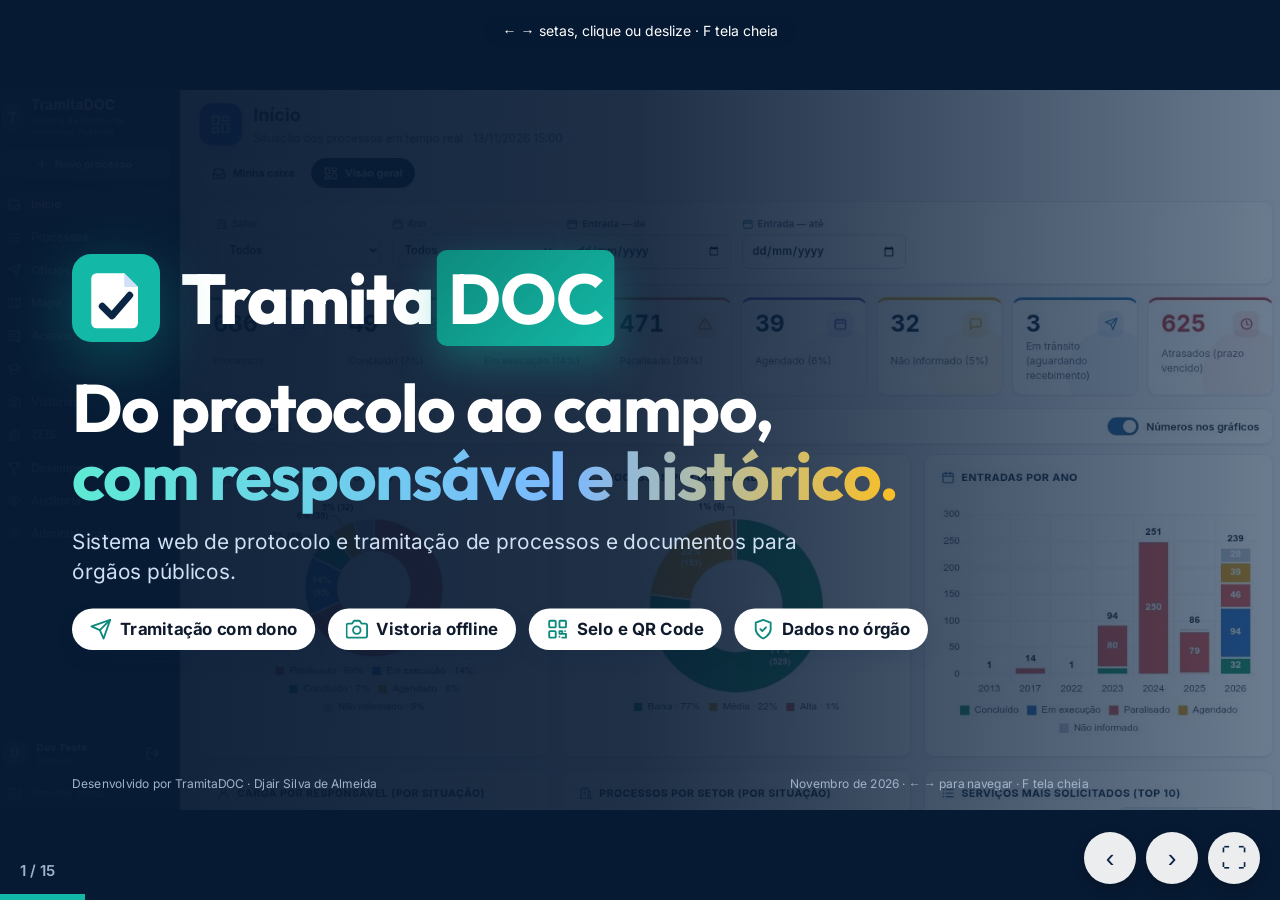
<file: apresentacao/v3/index.html>
<!doctype html><html lang="pt-BR"><head><meta charset="utf-8"><meta name="viewport" content="width=device-width,initial-scale=1">
<title>TramitaDOC · Apresentação do produto (v3)</title>
<meta name="description" content="TramitaDOC: protocolo e tramitação de processos para órgãos públicos. Apresentação animada do produto.">
<link rel="icon" type="image/svg+xml" href="../../assets/design/logo/tramitadoc-icone.svg">
<link rel="stylesheet" href="../../assets/design/tokens.css">
<style>*{box-sizing:border-box}html,body{margin:0;height:100%;background:var(--td-navy-900);overflow:hidden;font-family:var(--td-font-text);color:var(--td-ink);-webkit-font-smoothing:antialiased}
#stage{position:absolute;width:1600px;height:900px;left:50%;top:50%;transform-origin:center}
.s{position:absolute;inset:0;padding:64px 90px;background:radial-gradient(900px 600px at 100% 0%,rgba(20,184,166,.12),transparent 60%),radial-gradient(900px 700px at 0% 100%,rgba(29,99,214,.08),transparent 60%),var(--td-bg);opacity:0;visibility:hidden;transition:opacity .6s,visibility .6s;overflow:hidden}
.s.on{opacity:1;visibility:visible}
.s.dark{background:var(--td-grad-hero-dark);color:#fff}
.bg{position:absolute;inset:0;background-size:cover;background-position:center;z-index:0}
.s.on .bg{animation:kb 16s ease-out forwards}@keyframes kb{from{transform:scale(1.18)}to{transform:scale(1.02)}}
.ov{position:absolute;inset:0;z-index:1;background:linear-gradient(90deg,rgba(7,26,51,.97) 0%,rgba(7,26,51,.9) 50%,rgba(11,37,69,.6) 100%)}
.c{position:relative;z-index:2;height:100%}
h1,h2,h3{font-family:var(--td-font-display);margin:0;letter-spacing:-.02em}
h1{font-size:84px;line-height:1.02;margin-bottom:22px}
h2{font-size:56px;line-height:1.05;margin-bottom:14px;color:var(--td-navy-800)}.dark h2{color:#fff}
.gt{background:var(--td-grad-text-dark);-webkit-background-clip:text;background-clip:text;color:transparent}
.gt2{background:var(--td-grad-text-light);-webkit-background-clip:text;background-clip:text;color:transparent}
.dark .gt2{background:var(--td-grad-text-dark);-webkit-background-clip:text;background-clip:text}
.sub{font-size:26px;line-height:1.4;color:var(--td-muted);margin:0 0 28px}.dark .sub{color:#cfe0f2}
.tag{display:inline-flex;gap:10px;align-items:center;background:var(--td-navy-800);color:#fff;border-radius:999px;padding:9px 20px;font-size:18px;font-weight:600;margin-bottom:18px}
.tag .i{width:22px;height:22px;color:var(--td-mint-300)}.dark .tag{background:rgba(94,234,212,.16);color:var(--td-mint-300)}.tag.vio{background:var(--td-violet-600)}
.i{width:28px;height:28px;flex:none}
.logo{width:64px;height:64px}.logo.big{width:110px;height:110px;filter:drop-shadow(0 20px 40px rgba(20,184,166,.35))}
.wm{font-family:var(--td-font-display);font-weight:800;letter-spacing:-.02em;font-size:44px;color:#fff;display:inline-flex;align-items:center}
.wm b{color:#fff;background:var(--td-grad-brand);padding:.04em .16em .06em;border-radius:.14em;margin-left:.05em;box-shadow:var(--td-shadow-glow-teal)}
.wm.xl{font-size:88px}
/* entradas */
.a{opacity:0;transform:translateY(40px)}
.s.on .a{animation:up .8s var(--td-ease-out) forwards;animation-delay:calc(var(--d,0)*1s)}
.a.l{transform:translateX(-70px)}.s.on .a.l{animation-name:side}
.a.r{transform:translateX(70px)}.s.on .a.r{animation-name:side}
.a.z{transform:scale(.6)}.s.on .a.z{animation-name:zoom}
@keyframes up{to{opacity:1;transform:none}}@keyframes side{to{opacity:1;transform:none}}
@keyframes zoom{60%{opacity:1;transform:scale(1.06)}to{opacity:1;transform:none}}
.float{animation:fl 4s ease-in-out infinite}@keyframes fl{50%{transform:translateY(-12px)}}
.pulse{animation:pu 2.4s ease-in-out infinite}@keyframes pu{50%{transform:scale(1.06);filter:drop-shadow(0 0 22px rgba(94,234,212,.8))}}
.pulse2{animation:pu2 2.4s ease-in-out infinite}@keyframes pu2{50%{box-shadow:0 0 0 18px rgba(94,234,212,.18),0 30px 60px rgba(0,0,0,.4)}}
.shake{animation:sh 2.6s ease-in-out infinite}@keyframes sh{0%,80%,100%{transform:none}84%{transform:translateX(-5px) rotate(-5deg)}88%{transform:translateX(5px) rotate(5deg)}92%{transform:translateX(-3px)}}
.pill{display:inline-flex;align-items:center;gap:10px;background:#fff;border-radius:999px;padding:12px 22px;font-size:21px;font-weight:700;box-shadow:var(--td-shadow-md);color:var(--td-ink)}
.pill .i{color:var(--td-teal-600)}
.card{background:#fff;border-radius:24px;padding:28px;box-shadow:var(--td-shadow-md);border:1px solid var(--td-line)}
.card h3{font-size:30px;margin:16px 0 8px;color:var(--td-navy-800)}.card p{font-size:21px;line-height:1.4;margin:0;color:var(--td-muted)}
.grid{display:grid;gap:24px}.g3{grid-template-columns:repeat(3,1fr)}.g4{grid-template-columns:repeat(4,1fr)}
.ic{width:84px;height:84px;border-radius:24px;display:flex;align-items:center;justify-content:center}.ic .i{width:46px;height:46px}
.ic.sm{width:64px;height:64px;border-radius:18px}.ic.sm .i{width:34px;height:34px}
.red{background:var(--td-red-100);color:var(--td-red-700)}.amber{background:var(--td-amber-100);color:var(--td-amber-700)}.teal{background:rgba(20,184,166,.16);color:var(--td-mint-300)}.violet{background:#ede7fa;color:var(--td-violet-600)}.blue{background:var(--td-blue-100);color:var(--td-blue-500)}
.quote{font-family:var(--td-font-display);font-size:36px;font-weight:700;border-left:8px solid var(--td-teal-500);padding-left:24px;margin-top:40px;color:var(--td-navy-800)}
.foot{position:absolute;left:90px;right:240px;bottom:24px;font-size:15px;color:#7d90ab;display:flex;justify-content:space-between;gap:30px;z-index:3}
.dark .foot{color:#9fb3cc}
/* fluxo */
.flow{display:flex;justify-content:space-between;position:relative;margin-top:40px}
.node{width:270px;text-align:center;position:relative;z-index:2}
.node .ic{margin:0 auto 16px;width:136px;height:136px;border-radius:50%;background:#fff;box-shadow:var(--td-shadow-lg);color:var(--td-teal-600)}
.node .ic .i{width:66px;height:66px}
.node h3{font-size:30px;margin-bottom:6px;color:var(--td-navy-800)}.node p{font-size:20px;color:var(--td-muted);margin:0;line-height:1.35}
.line{position:absolute;top:64px;left:135px;right:135px;height:8px;background:var(--td-line);border-radius:4px;z-index:1;overflow:hidden}
.line i{position:absolute;inset:0;background:linear-gradient(90deg,var(--td-navy-700),var(--td-teal-500));transform-origin:left;transform:scaleX(0)}
.s.on .line i{animation:grow 2.4s .6s ease-in-out forwards}@keyframes grow{to{transform:scaleX(1)}}
.doc{position:absolute;top:36px;left:110px;width:60px;height:60px;z-index:3;opacity:0}.doc .logo{width:60px;height:60px}
.s.on .doc{animation:travel 6s 3s ease-in-out infinite}
@keyframes travel{0%{left:110px;opacity:0}8%{opacity:1}30%,36%{left:500px}62%,68%{left:890px}92%{left:1260px;opacity:1}100%{left:1260px;opacity:0}}
/* prints */
.split{display:flex;gap:56px;align-items:center}
.txt{width:520px;flex:none}
.shot h2{font-size:50px}
.bl{list-style:none;margin:0;padding:0}.bl li{display:flex;gap:14px;align-items:center;font-size:22px;margin:16px 0;color:var(--td-ink);font-weight:500}
.bl .i{color:var(--td-teal-600);background:var(--td-teal-100);border-radius:12px;padding:7px;width:42px;height:42px}
.frame{position:relative;flex:1;background:#fff;border-radius:18px;box-shadow:var(--td-shadow-lg);border:1px solid var(--td-line)}
.fbar{height:38px;display:flex;align-items:center;gap:8px;padding:0 16px;background:#eef3f9;border-radius:18px 18px 0 0;border-bottom:1px solid var(--td-line)}
.fbar i{width:12px;height:12px;border-radius:50%;background:#f0645a}.fbar i:nth-child(2){background:#fbbf24}.fbar i:nth-child(3){background:#34d399}
.fbar span{margin-left:14px;background:#fff;border-radius:8px;padding:4px 14px;font-size:14px;color:var(--td-muted);flex:1}
.fimg{overflow:hidden;border-radius:0 0 18px 18px;aspect-ratio:16/9}.fimg img{width:100%;display:block;transform-origin:30% 30%}
.s.on .fimg img{animation:kb2 14s ease-in-out forwards}@keyframes kb2{from{transform:scale(1)}to{transform:scale(1.14) translate(-2%,-1%)}}
.chip{position:absolute;display:inline-flex;align-items:center;gap:10px;background:var(--td-navy-800);color:#fff;padding:12px 20px;border-radius:999px;font-weight:700;font-size:19px;box-shadow:var(--td-shadow-lg);z-index:4}
.chip .i{color:var(--td-mint-300);width:24px;height:24px}
.duo{flex:1;position:relative;height:640px}.duo .frame{position:absolute;left:0;top:0;width:820px}.duo .frame.sm{left:auto;right:-20px;top:auto;bottom:0;width:560px}
.stamp2{position:absolute;right:30px;top:70px;border:5px solid var(--td-teal-600);color:var(--td-teal-600);font-weight:900;font-size:30px;padding:4px 16px;border-radius:10px;transform:rotate(-8deg);opacity:0;background:rgba(255,255,255,.9)}
.s.on .stamp2{animation:stamp 3.6s 2s infinite}@keyframes stamp{0%{opacity:0;transform:rotate(-8deg) scale(2)}12%{opacity:1;transform:rotate(-8deg) scale(1)}85%{opacity:1}100%{opacity:0}}
/* segurança */
.rows{flex:1;display:flex;flex-direction:column;gap:20px}
.row2{display:flex;gap:22px;align-items:center;background:rgba(255,255,255,.06);border:1px solid rgba(255,255,255,.12);border-radius:22px;padding:22px 26px}
.row2 h3{font-size:28px;margin-bottom:4px}.row2 p{margin:0;font-size:20px;color:#cfe0f2}
.vault{position:relative;height:340px;margin-top:20px}
.srv{position:absolute;left:60px;top:70px;width:200px;height:200px;border-radius:40px;background:rgba(255,255,255,.08);display:flex;align-items:center;justify-content:center;color:#fff}.srv .i{width:120px;height:120px}
.shieldw{position:absolute;left:210px;top:30px;color:var(--td-teal-500)}.shieldw .i{width:150px;height:150px}
.leak{position:absolute;left:380px;top:200px;color:#f0645a;opacity:.85}.leak .i{width:80px;height:80px}
/* IA */
.models{display:flex;flex-wrap:wrap;align-items:center;gap:10px 14px;margin-top:30px;font-size:20px}
.models span{background:var(--td-navy-800);color:#fff;border-radius:999px;padding:8px 18px;font-weight:700}.models i{font-style:normal;color:var(--td-muted);margin-right:12px}
.note{display:flex;align-items:center;gap:12px;font-size:22px;font-weight:600;color:var(--td-violet-600);margin-top:22px}
/* cronograma */
.tl{display:flex;gap:26px;margin-top:70px;position:relative}
.tline{position:absolute;left:12%;right:12%;top:-2px;height:8px;background:var(--td-line);border-radius:4px;overflow:hidden}
.tline i{position:absolute;inset:0;background:linear-gradient(90deg,var(--td-blue-500),var(--td-violet-600),var(--td-teal-500));transform:scaleX(0);transform-origin:left}
.s.on .tline i{animation:grow 2s .5s ease-in-out forwards}
.st{flex:1;background:#fff;border-radius:24px;padding:24px 26px 26px;text-align:center;box-shadow:var(--td-shadow-md);border:1px solid var(--td-line);position:relative}
.st .n{width:64px;height:64px;border-radius:50%;color:#fff;font:800 30px var(--td-font-display);display:flex;align-items:center;justify-content:center;margin:-58px auto 10px;border:6px solid var(--td-bg)}
.n.blue{background:var(--td-blue-500)}.n.violet{background:var(--td-violet-600)}.n.teal{background:var(--td-teal-600)}
.st h3{font-size:28px;margin:6px 0 10px;color:var(--td-navy-800)}.st p{font-size:19px;color:var(--td-muted);margin:12px 0 0;line-height:1.4}
.st .w{display:inline-block;font-weight:800;border-radius:999px;padding:6px 14px;font-size:18px}
.i.big{width:50px;height:50px}.bluet{color:var(--td-blue-500)}.violett{color:var(--td-violet-600)}.tealt{color:var(--td-teal-600)}
.mss{display:flex;gap:14px;margin-top:30px}
.ms{flex:1;background:var(--td-navy-800);color:#fff;border-radius:16px;padding:14px 16px;display:flex;flex-direction:column;gap:4px}
.ms b{font:800 26px var(--td-font-display);color:var(--td-mint-300)}.ms span{font-size:17px;color:#cfe0f2}
/* final */
.final{display:flex;align-items:center;justify-content:space-between;gap:60px}
.url{font:800 44px var(--td-font-display);color:var(--td-mint-300);margin:0 0 30px}
.sign{font-size:20px;color:#cfe0f2;margin:0}
.qrbox{background:#fff;border-radius:30px;padding:26px 26px 16px;text-align:center;flex:none;box-shadow:0 30px 60px rgba(0,0,0,.4)}
.qrbox img{width:360px;height:360px;display:block}
.qrbox span{display:inline-flex;align-items:center;gap:8px;color:var(--td-navy-800);font-weight:800;font-size:22px;margin-top:6px}
/* nav */
#bar{position:fixed;left:0;bottom:0;height:6px;background:var(--td-teal-500);transition:width .5s;z-index:10}
#nav{position:fixed;right:20px;bottom:16px;display:flex;gap:10px;z-index:10}
#nav button{width:52px;height:52px;border-radius:50%;border:0;background:rgba(255,255,255,.92);font-size:26px;cursor:pointer;box-shadow:0 4px 12px rgba(0,0,0,.25);color:var(--td-navy-800)}
#cnt{position:fixed;left:20px;bottom:20px;color:#9fb3cc;font-size:15px;z-index:10;font-weight:600}
#hint{position:fixed;left:50%;top:14px;transform:translateX(-50%);background:rgba(7,26,51,.75);color:#fff;padding:8px 18px;border-radius:20px;font-size:14px;z-index:10;transition:opacity 1s}
@media (prefers-reduced-motion:reduce){.s *{animation-duration:.01s!important;animation-iteration-count:1!important}}
.s:not(.hero)>.c:not(.split){display:flex;flex-direction:column;justify-content:center;padding-bottom:30px}
.s>.c>.tag{align-self:flex-start}
.st .w.teal{background:var(--td-teal-100);color:var(--td-teal-700)}
</style></head><body>
<svg width="0" height="0" style="position:absolute"><defs><symbol id="inbox" viewBox="0 0 24 24" fill="none" stroke="currentColor" stroke-width="2" stroke-linecap="round" stroke-linejoin="round"><path d="M22 12h-6l-2 3h-4l-2-3H2"/><path d="M5.5 5.1L2 12v6a2 2 0 0 0 2 2h16a2 2 0 0 0 2-2v-6l-3.5-6.9A2 2 0 0 0 16.8 4H7.2a2 2 0 0 0-1.7 1.1z"/></symbol>
<symbol id="send" viewBox="0 0 24 24" fill="none" stroke="currentColor" stroke-width="2" stroke-linecap="round" stroke-linejoin="round"><path d="M22 2L11 13"/><path d="M22 2l-7 20-4-9-9-4z"/></symbol>
<symbol id="camera" viewBox="0 0 24 24" fill="none" stroke="currentColor" stroke-width="2" stroke-linecap="round" stroke-linejoin="round"><path d="M23 19a2 2 0 0 1-2 2H3a2 2 0 0 1-2-2V8a2 2 0 0 1 2-2h4l2-3h6l2 3h4a2 2 0 0 1 2 2z"/><circle cx="12" cy="13" r="4"/></symbol>
<symbol id="qr" viewBox="0 0 24 24" fill="none" stroke="currentColor" stroke-width="2" stroke-linecap="round" stroke-linejoin="round"><rect x="3" y="3" width="7" height="7" rx="1"/><rect x="14" y="3" width="7" height="7" rx="1"/><rect x="3" y="14" width="7" height="7" rx="1"/><path d="M14 14h3v3h-3zM20 14v.01M14 20h.01M17 17h4v4h-4"/></symbol>
<symbol id="file" viewBox="0 0 24 24" fill="none" stroke="currentColor" stroke-width="2" stroke-linecap="round" stroke-linejoin="round"><path d="M14 2H6a2 2 0 0 0-2 2v16a2 2 0 0 0 2 2h12a2 2 0 0 0 2-2V8z"/><path d="M14 2v6h6"/></symbol>
<symbol id="fileplus" viewBox="0 0 24 24" fill="none" stroke="currentColor" stroke-width="2" stroke-linecap="round" stroke-linejoin="round"><path d="M14 2H6a2 2 0 0 0-2 2v16a2 2 0 0 0 2 2h12a2 2 0 0 0 2-2V8z"/><path d="M14 2v6h6M12 18v-6M9 15h6"/></symbol>
<symbol id="filex" viewBox="0 0 24 24" fill="none" stroke="currentColor" stroke-width="2" stroke-linecap="round" stroke-linejoin="round"><path d="M14 2H6a2 2 0 0 0-2 2v16a2 2 0 0 0 2 2h12a2 2 0 0 0 2-2V8z"/><path d="M14 2v6h6"/><path d="M9.5 12.5l5 5M14.5 12.5l-5 5"/></symbol>
<symbol id="search" viewBox="0 0 24 24" fill="none" stroke="currentColor" stroke-width="2" stroke-linecap="round" stroke-linejoin="round"><circle cx="11" cy="11" r="7"/><path d="M21 21l-5-5"/></symbol>
<symbol id="archive" viewBox="0 0 24 24" fill="none" stroke="currentColor" stroke-width="2" stroke-linecap="round" stroke-linejoin="round"><rect x="2" y="3" width="20" height="5" rx="1"/><path d="M4 8v11a2 2 0 0 0 2 2h12a2 2 0 0 0 2-2V8M10 12h4"/></symbol>
<symbol id="user" viewBox="0 0 24 24" fill="none" stroke="currentColor" stroke-width="2" stroke-linecap="round" stroke-linejoin="round"><circle cx="12" cy="8" r="4"/><path d="M4 21a8 8 0 0 1 16 0"/></symbol>
<symbol id="users" viewBox="0 0 24 24" fill="none" stroke="currentColor" stroke-width="2" stroke-linecap="round" stroke-linejoin="round"><circle cx="9" cy="8" r="4"/><path d="M2 21a7 7 0 0 1 14 0"/><path d="M16 4a4 4 0 0 1 0 8M22 21a7 7 0 0 0-4-6.3"/></symbol>
<symbol id="clock" viewBox="0 0 24 24" fill="none" stroke="currentColor" stroke-width="2" stroke-linecap="round" stroke-linejoin="round"><circle cx="12" cy="12" r="9"/><path d="M12 7v5l3 2"/></symbol>
<symbol id="hourglass" viewBox="0 0 24 24" fill="none" stroke="currentColor" stroke-width="2" stroke-linecap="round" stroke-linejoin="round"><path d="M6 2h12M6 22h12M7 2c0 6 10 6 10 10S7 16 7 22M17 2c0 6-10 6-10 10s10 4 10 10"/></symbol>
<symbol id="eye" viewBox="0 0 24 24" fill="none" stroke="currentColor" stroke-width="2" stroke-linecap="round" stroke-linejoin="round"><path d="M2 12s3.5-7 10-7 10 7 10 7-3.5 7-10 7S2 12 2 12z"/><circle cx="12" cy="12" r="3"/></symbol>
<symbol id="chart" viewBox="0 0 24 24" fill="none" stroke="currentColor" stroke-width="2" stroke-linecap="round" stroke-linejoin="round"><path d="M3 3v18h18"/><path d="M7 16v-4M11 16V8M15 16v-6M19 16V5"/></symbol>
<symbol id="shield" viewBox="0 0 24 24" fill="none" stroke="currentColor" stroke-width="2" stroke-linecap="round" stroke-linejoin="round"><path d="M12 22s8-4 8-10V5l-8-3-8 3v7c0 6 8 10 8 10z"/><path d="M9 12l2 2 4-4"/></symbol>
<symbol id="lock" viewBox="0 0 24 24" fill="none" stroke="currentColor" stroke-width="2" stroke-linecap="round" stroke-linejoin="round"><rect x="4" y="11" width="16" height="10" rx="2"/><path d="M8 11V7a4 4 0 0 1 8 0v4"/></symbol>
<symbol id="history" viewBox="0 0 24 24" fill="none" stroke="currentColor" stroke-width="2" stroke-linecap="round" stroke-linejoin="round"><path d="M3 12a9 9 0 1 0 3-6.7L3 8"/><path d="M3 3v5h5M12 7v5l4 2"/></symbol>
<symbol id="wifioff" viewBox="0 0 24 24" fill="none" stroke="currentColor" stroke-width="2" stroke-linecap="round" stroke-linejoin="round"><path d="M2 2l20 20M8.5 16.5a5 5 0 0 1 7 0M5 13a10 10 0 0 1 5.2-2.8M2 8.8A15 15 0 0 1 6.3 6M19 13a10 10 0 0 0-2.3-1.6M22 8.8A15 15 0 0 0 10.7 5M12 20h.01"/></symbol>
<symbol id="pin" viewBox="0 0 24 24" fill="none" stroke="currentColor" stroke-width="2" stroke-linecap="round" stroke-linejoin="round"><path d="M12 21s-7-6.2-7-12a7 7 0 0 1 14 0c0 5.8-7 12-7 12z"/><circle cx="12" cy="9" r="2.5"/></symbol>
<symbol id="building" viewBox="0 0 24 24" fill="none" stroke="currentColor" stroke-width="2" stroke-linecap="round" stroke-linejoin="round"><path d="M3 21h18M5 21V10M9.7 21V10M14.3 21V10M19 21V10M2 10h20L12 3z"/></symbol>
<symbol id="check" viewBox="0 0 24 24" fill="none" stroke="currentColor" stroke-width="2" stroke-linecap="round" stroke-linejoin="round"><path d="M20 6L9 17l-5-5"/></symbol>
<symbol id="alert" viewBox="0 0 24 24" fill="none" stroke="currentColor" stroke-width="2" stroke-linecap="round" stroke-linejoin="round"><path d="M10.3 3.9L1.8 18a2 2 0 0 0 1.7 3h17a2 2 0 0 0 1.7-3L13.7 3.9a2 2 0 0 0-3.4 0z"/><path d="M12 9v4M12 17h.01"/></symbol>
<symbol id="question" viewBox="0 0 24 24" fill="none" stroke="currentColor" stroke-width="2" stroke-linecap="round" stroke-linejoin="round"><circle cx="12" cy="12" r="9"/><path d="M9.1 9a3 3 0 0 1 5.8 1c0 2-3 3-3 3M12 17h.01"/></symbol>
<symbol id="arrow" viewBox="0 0 24 24" fill="none" stroke="currentColor" stroke-width="2" stroke-linecap="round" stroke-linejoin="round"><path d="M5 12h14M13 6l6 6-6 6"/></symbol>
<symbol id="browser" viewBox="0 0 24 24" fill="none" stroke="currentColor" stroke-width="2" stroke-linecap="round" stroke-linejoin="round"><rect x="2" y="3" width="20" height="18" rx="2"/><path d="M2 8h20M6 5.5h.01M9 5.5h.01"/></symbol>
<symbol id="rocket" viewBox="0 0 24 24" fill="none" stroke="currentColor" stroke-width="2" stroke-linecap="round" stroke-linejoin="round"><path d="M4.5 16.5c-1.5 1.3-2 5-2 5s3.7-.5 5-2c.7-.8.7-2.1-.1-2.9a2.2 2.2 0 0 0-2.9-.1z"/><path d="M12 15l-3-3a22 22 0 0 1 2-3.9A12.9 12.9 0 0 1 22 2c0 2.7-.8 7.5-6 11a22.4 22.4 0 0 1-4 2z"/><path d="M9 12H4s.6-3 2-4c1.6-1.1 5 0 5 0M12 15v5s3-.6 4-2c1.1-1.6 0-5 0-5"/></symbol>
<symbol id="map" viewBox="0 0 24 24" fill="none" stroke="currentColor" stroke-width="2" stroke-linecap="round" stroke-linejoin="round"><path d="M3 6l6-3 6 3 6-3v15l-6 3-6-3-6 3z"/><path d="M9 3v15M15 6v15"/></symbol>
<symbol id="server" viewBox="0 0 24 24" fill="none" stroke="currentColor" stroke-width="2" stroke-linecap="round" stroke-linejoin="round"><rect x="3" y="3" width="18" height="7" rx="2"/><rect x="3" y="14" width="18" height="7" rx="2"/><path d="M7 6.5h.01M7 17.5h.01M11 6.5h6M11 17.5h6"/></symbol>
<symbol id="cpu" viewBox="0 0 24 24" fill="none" stroke="currentColor" stroke-width="2" stroke-linecap="round" stroke-linejoin="round"><rect x="5" y="5" width="14" height="14" rx="2"/><rect x="9" y="9" width="6" height="6"/><path d="M9 2v3M15 2v3M9 19v3M15 19v3M2 9h3M2 15h3M19 9h3M19 15h3"/></symbol>
<symbol id="globe" viewBox="0 0 24 24" fill="none" stroke="currentColor" stroke-width="2" stroke-linecap="round" stroke-linejoin="round"><circle cx="12" cy="12" r="9"/><path d="M3 12h18M12 3a14 14 0 0 1 0 18M12 3a14 14 0 0 0 0 18"/></symbol>
<symbol id="phone" viewBox="0 0 24 24" fill="none" stroke="currentColor" stroke-width="2" stroke-linecap="round" stroke-linejoin="round"><rect x="6" y="2" width="12" height="20" rx="2.5"/><path d="M11 18h2"/></symbol>
<symbol id="cloudoff" viewBox="0 0 24 24" fill="none" stroke="currentColor" stroke-width="2" stroke-linecap="round" stroke-linejoin="round"><path d="M2 2l20 20"/><path d="M5.8 8.2A6 6 0 0 0 7 20h10M17.9 12.1A4 4 0 0 1 19 20M10 5.2A6 6 0 0 1 17.6 10"/></symbol>
<symbol id="sparkles" viewBox="0 0 24 24" fill="none" stroke="currentColor" stroke-width="2" stroke-linecap="round" stroke-linejoin="round"><path d="M12 3l1.8 4.7L18.5 9.5 13.8 11.3 12 16l-1.8-4.7L5.5 9.5l4.7-1.8z"/><path d="M19 15l.8 2.2L22 18l-2.2.8L19 21l-.8-2.2L16 18l2.2-.8z"/></symbol></defs></svg>
<div id="hint">← → setas, clique ou deslize · F tela cheia</div>
<div id="stage">
<section class="s dark hero"><div class="bg" style="background-image:url(img/painel.jpg)"></div><div class="ov"></div>
<div class="c" style="display:flex;flex-direction:column;justify-content:center">
<div class="a z" style="--d:.1;display:flex;align-items:center;gap:26px;margin-bottom:34px"><svg class="logo big pulse" viewBox="0 0 64 64"><rect width="64" height="64" rx="14" fill="#14b8a6"/><path d="M18 14h20l10 10v26a4 4 0 0 1-4 4H18a4 4 0 0 1-4-4V18a4 4 0 0 1 4-4z" fill="#fff"/><path d="M38 14v10h10" fill="#cfe0f7"/><path d="M22 38l7 7 13-15" fill="none" stroke="#0b2545" stroke-width="5" stroke-linecap="round" stroke-linejoin="round"/></svg><span class="wm xl">Tramita<b>DOC</b></span></div>
<h1 class="a" style="--d:.45">Do protocolo ao campo,<br><span class="gt">com responsável e histórico.</span></h1>
<p class="sub a" style="--d:.7;max-width:980px">Sistema web de protocolo e tramitação de processos e documentos para órgãos públicos.</p>
<div class="a" style="--d:1;display:flex;gap:16px;flex-wrap:wrap">
<span class="pill float"><svg class="i "><use href="#send"/></svg>Tramitação com dono</span><span class="pill float" style="animation-delay:.6s"><svg class="i "><use href="#camera"/></svg>Vistoria offline</span><span class="pill float" style="animation-delay:1.2s"><svg class="i "><use href="#qr"/></svg>Selo e QR Code</span><span class="pill float" style="animation-delay:1.8s"><svg class="i "><use href="#shield"/></svg>Dados no órgão</span></div>
</div><div class="foot"><span>Desenvolvido por TramitaDOC · Djair Silva de Almeida</span><span>Novembro de 2026 · ← → para navegar · F tela cheia</span></div></section>
<section class="s"><div class="c"><span class="tag a" style="--d:.1"><svg class="i "><use href="#alert"/></svg>01 · O problema</span>
<h2 class="a" style="--d:.25">Onde está o processo? <span class="gt2">Com quem? Desde quando?</span></h2>
<p class="sub a" style="--d:.4">Sem um sistema, a resposta depende de procurar papel e perguntar de mesa em mesa.</p>
<div class="grid g4"><div class="card a" style="--d:0.50"><div class="ic red shake" style="animation-delay:0.0s"><svg class="i "><use href="#hourglass"/></svg></div><h3>Processo parado</h3><p>Fica dias numa gaveta e ninguém percebe.</p></div><div class="card a" style="--d:0.68"><div class="ic amber shake" style="animation-delay:0.5s"><svg class="i "><use href="#question"/></svg></div><h3>Sem dono</h3><p>“Já mandei pra lá.” “Não chegou aqui.”</p></div><div class="card a" style="--d:0.86"><div class="ic red shake" style="animation-delay:1.0s"><svg class="i "><use href="#filex"/></svg></div><h3>Papel perdido</h3><p>Folha extraviada, cópia sem original.</p></div><div class="card a" style="--d:1.04"><div class="ic amber shake" style="animation-delay:1.5s"><svg class="i "><use href="#camera"/></svg></div><h3>Vistoria sem prova</h3><p>Sem foto, sem ponto no mapa, sem data.</p></div></div>
<p class="quote a" style="--d:1.4">Quem espera é o cidadão, que volta ao balcão sem resposta.</p></div><div class="foot"><span>Desenvolvido por TramitaDOC · Djair Silva de Almeida</span><span>Apresentação do produto · v3</span></div></section>
<section class="s"><div class="c"><span class="tag a" style="--d:.1"><svg class="i "><use href="#rocket"/></svg>02 · Como funciona</span>
<h2 class="a" style="--d:.25">O caminho do processo, <span class="gt2">em 4 passos</span></h2>
<p class="sub a" style="--d:.4">Do balcão ao arquivo, cada passo tem um responsável e fica no histórico.</p>
<div class="flow"><div class="line"><i></i></div><div class="doc"><svg class="logo" viewBox="0 0 64 64"><rect width="64" height="64" rx="14" fill="#14b8a6"/><path d="M18 14h20l10 10v26a4 4 0 0 1-4 4H18a4 4 0 0 1-4-4V18a4 4 0 0 1 4-4z" fill="#fff"/><path d="M38 14v10h10" fill="#cfe0f7"/><path d="M22 38l7 7 13-15" fill="none" stroke="#0b2545" stroke-width="5" stroke-linecap="round" stroke-linejoin="round"/></svg></div><div class="node a z" style="--d:0.40"><div class="ic"><svg class="i "><use href="#fileplus"/></svg></div><h3>Protocolar</h3><p>Número do processo na hora</p></div><div class="node a z" style="--d:0.70"><div class="ic"><svg class="i "><use href="#send"/></svg></div><h3>Tramitar</h3><p>Muda de dono só quando é recebido</p></div><div class="node a z" style="--d:1.00"><div class="ic"><svg class="i "><use href="#camera"/></svg></div><h3>Vistoriar</h3><p>Fotos e GPS, mesmo sem sinal</p></div><div class="node a z" style="--d:1.30"><div class="ic"><svg class="i "><use href="#archive"/></svg></div><h3>Emitir e arquivar</h3><p>Documentos com selo e QR Code</p></div></div>
<div class="a" style="--d:2;display:flex;gap:16px;justify-content:center;margin-top:44px"><span class="pill"><svg class="i "><use href="#browser"/></svg>Roda no navegador</span><span class="pill"><svg class="i "><use href="#history"/></svg>Histórico de cada passo</span><span class="pill"><svg class="i "><use href="#lock"/></svg>Os dados são do órgão</span></div>
</div><div class="foot"><span>Desenvolvido por TramitaDOC · Djair Silva de Almeida</span><span>Apresentação do produto · v3</span></div></section>
<section class="s shot"><div class="c split">
<div class="txt"><span class="tag a" style="--d:.1"><svg class="i "><use href="#fileplus"/></svg>Tour 1/8 · Protocolar</span><h2 class="a" style="--d:.25">O número do processo <span class='gt2'>sai na hora</span></h2><p class="sub a" style="--d:.45">Ao salvar, o processo já nasce com número, responsável e histórico.</p><ul class="bl"><li class="a l" style="--d:0.70"><svg class="i "><use href="#user"/></svg><span>Requerente pessoa física ou jurídica, com procurador</span></li><li class="a l" style="--d:0.88"><svg class="i "><use href="#check"/></svg><span>Serviço, prioridade e prazo calculado</span></li><li class="a l" style="--d:1.06"><svg class="i "><use href="#file"/></svg><span>Documentos anexados desde a entrada</span></li></ul></div>
<div class="frame a r" style="--d:.35"><div class="fbar"><i></i><i></i><i></i><span>tramitadoc · sistema</span></div><div class="fimg"><img src="img/novo.jpg" alt="Tour 1/8 · Protocolar: tela real do TramitaDOC com dados de teste"></div><span class="chip float" style="right:-26px;top:90px;animation-delay:0.0s"><svg class="i "><use href="#check"/></svg>Número gerado</span></div>
</div><div class="foot"><span>Desenvolvido por TramitaDOC · Djair Silva de Almeida</span><span>Apresentação do produto · v3</span></div></section>
<section class="s shot"><div class="c split">
<div class="txt"><span class="tag a" style="--d:.1"><svg class="i "><use href="#send"/></svg>Tour 2/8 · Tramitar</span><h2 class="a" style="--d:.25">O trajeto inteiro, <span class='gt2'>sempre com um dono</span></h2><p class="sub a" style="--d:.45">Cada setor por onde passou, quem recebeu e quanto tempo ficou.</p><ul class="bl"><li class="a l" style="--d:0.70"><svg class="i "><use href="#send"/></svg><span>Envio e recebimento registrados</span></li><li class="a l" style="--d:0.88"><svg class="i "><use href="#clock"/></svg><span>Tempo em cada setor</span></li><li class="a l" style="--d:1.06"><svg class="i "><use href="#history"/></svg><span>Linha do tempo completa</span></li></ul></div>
<div class="frame a r" style="--d:.35"><div class="fbar"><i></i><i></i><i></i><span>tramitadoc · sistema</span></div><div class="fimg"><img src="img/processo.jpg" alt="Tour 2/8 · Tramitar: tela real do TramitaDOC com dados de teste"></div><span class="chip float" style="right:-30px;top:120px;animation-delay:0.0s"><svg class="i "><use href="#user"/></svg>1 responsável por vez</span><span class="chip float" style="left:-30px;bottom:60px;animation-delay:0.7s"><svg class="i "><use href="#clock"/></svg>Dias em cada etapa</span></div>
</div><div class="foot"><span>Desenvolvido por TramitaDOC · Djair Silva de Almeida</span><span>Apresentação do produto · v3</span></div></section>
<section class="s shot"><div class="c split">
<div class="txt"><span class="tag a" style="--d:.1"><svg class="i "><use href="#inbox"/></svg>Tour 3/8 · Minha caixa</span><h2 class="a" style="--d:.25">Cada servidor sabe <span class='gt2'>o que fazer no dia</span></h2><p class="sub a" style="--d:.45">O que está comigo, a situação e o prazo, em vermelho quando vence.</p><ul class="bl"><li class="a l" style="--d:0.70"><svg class="i "><use href="#inbox"/></svg><span>Fila pessoal de processos</span></li><li class="a l" style="--d:0.88"><svg class="i "><use href="#alert"/></svg><span>Prazos vencidos em destaque</span></li><li class="a l" style="--d:1.06"><svg class="i "><use href="#search"/></svg><span>Filtros e busca</span></li></ul></div>
<div class="frame a r" style="--d:.35"><div class="fbar"><i></i><i></i><i></i><span>tramitadoc · sistema</span></div><div class="fimg"><img src="img/caixa.jpg" alt="Tour 3/8 · Minha caixa: tela real do TramitaDOC com dados de teste"></div><span class="chip float" style="right:-24px;top:160px;animation-delay:0.0s"><svg class="i "><use href="#alert"/></svg>Prazo vencido</span></div>
</div><div class="foot"><span>Desenvolvido por TramitaDOC · Djair Silva de Almeida</span><span>Apresentação do produto · v3</span></div></section>
<section class="s shot"><div class="c split">
<div class="txt"><span class="tag a" style="--d:.1"><svg class="i "><use href="#camera"/></svg>Tour 4/8 · Vistoria</span><h2 class="a" style="--d:.25">Vistoria em campo, <span class='gt2'>mesmo sem sinal</span></h2><p class="sub a" style="--d:.45">Do pedido ao atestado, passo a passo, com o lote no mapa e fotos.</p><ul class="bl"><li class="a l" style="--d:0.70"><svg class="i "><use href="#wifioff"/></svg><span>Funciona offline e sincroniza depois</span></li><li class="a l" style="--d:0.88"><svg class="i "><use href="#camera"/></svg><span>Fotos com data</span></li><li class="a l" style="--d:1.06"><svg class="i "><use href="#pin"/></svg><span>Ponto GPS no mapa</span></li></ul></div>
<div class="frame a r" style="--d:.35"><div class="fbar"><i></i><i></i><i></i><span>tramitadoc · sistema</span></div><div class="fimg"><img src="img/vistoria.jpg" alt="Tour 4/8 · Vistoria: tela real do TramitaDOC com dados de teste"></div><span class="chip float" style="right:-30px;top:100px;animation-delay:0.0s"><svg class="i "><use href="#wifioff"/></svg>Sem sinal? Tudo bem</span><span class="chip float" style="left:-24px;bottom:80px;animation-delay:0.7s"><svg class="i "><use href="#pin"/></svg>GPS</span></div>
</div><div class="foot"><span>Desenvolvido por TramitaDOC · Djair Silva de Almeida</span><span>Apresentação do produto · v3</span></div></section>
<section class="s shot"><div class="c split">
<div class="txt"><span class="tag a" style="--d:.1"><svg class="i "><use href="#map"/></svg>Tour 5/8 · Mapa</span><h2 class="a" style="--d:.25">Cada processo <span class='gt2'>no mapa</span></h2><p class="sub a" style="--d:.45">Imagem de satélite e de drone, com camadas por situação e prazo.</p><ul class="bl"><li class="a l" style="--d:0.70"><svg class="i "><use href="#map"/></svg><span>Camadas por situação</span></li><li class="a l" style="--d:0.88"><svg class="i "><use href="#pin"/></svg><span>Lotes e pontos de vistoria</span></li><li class="a l" style="--d:1.06"><svg class="i "><use href="#eye"/></svg><span>Visão do território para a gestão</span></li></ul></div>
<div class="frame a r" style="--d:.35"><div class="fbar"><i></i><i></i><i></i><span>tramitadoc · sistema</span></div><div class="fimg"><img src="img/mapa.jpg" alt="Tour 5/8 · Mapa: tela real do TramitaDOC com dados de teste"></div><span class="chip float" style="right:-26px;top:110px;animation-delay:0.0s"><svg class="i "><use href="#map"/></svg>Satélite + drone</span></div>
</div><div class="foot"><span>Desenvolvido por TramitaDOC · Djair Silva de Almeida</span><span>Apresentação do produto · v3</span></div></section>
<section class="s shot"><div class="c split">
<div class="txt"><span class="tag a" style="--d:.1"><svg class="i "><use href="#qr"/></svg>Tour 6/8 · Documentos</span><h2 class="a" style="--d:.25">Documento com selo: <span class="gt2">qualquer um confere</span></h2><p class="sub a" style="--d:.45">Certidões e relatórios saem com o trajeto do processo, assinaturas, selo e QR Code.</p>
<ul class="bl"><li class="a l" style="--d:.7"><svg class="i "><use href="#file"/></svg><span>Certidão gerada a partir do processo</span></li><li class="a l" style="--d:.88"><svg class="i "><use href="#qr"/></svg><span>QR Code e selo de autenticidade</span></li><li class="a l" style="--d:1.06"><svg class="i "><use href="#check"/></svg><span>Página pública de verificação</span></li></ul></div>
<div class="duo"><div class="frame a r" style="--d:.35"><div class="fbar"><i></i><i></i><i></i><span>certidão</span></div><div class="fimg"><img src="img/doc_certidao.jpg" alt="Certidão com selo"></div></div>
<div class="frame sm a z" style="--d:1"><div class="fbar"><i></i><i></i><i></i><span>verificar documento</span></div><div class="fimg"><img src="img/verificar.jpg" alt="Verificação de documento"></div><span class="stamp2">AUTÊNTICO</span></div></div>
</div><div class="foot"><span>Desenvolvido por TramitaDOC · Djair Silva de Almeida</span><span>Apresentação do produto · v3</span></div></section>
<section class="s shot"><div class="c split">
<div class="txt"><span class="tag a" style="--d:.1"><svg class="i "><use href="#chart"/></svg>Tour 7/8 · Gestão</span><h2 class="a" style="--d:.25">O gestor vê tudo, <span class='gt2'>em tempo real</span></h2><p class="sub a" style="--d:.45">Indicadores e gráficos sem planilha paralela.</p><ul class="bl"><li class="a l" style="--d:0.70"><svg class="i "><use href="#chart"/></svg><span>Processos por situação e prioridade</span></li><li class="a l" style="--d:0.88"><svg class="i "><use href="#users"/></svg><span>Desempenho por responsável</span></li><li class="a l" style="--d:1.06"><svg class="i "><use href="#hourglass"/></svg><span>Prazos à vista</span></li></ul></div>
<div class="frame a r" style="--d:.35"><div class="fbar"><i></i><i></i><i></i><span>tramitadoc · sistema</span></div><div class="fimg"><img src="img/painel.jpg" alt="Tour 7/8 · Gestão: tela real do TramitaDOC com dados de teste"></div><span class="chip float" style="right:-22px;top:90px;animation-delay:0.0s"><svg class="i "><use href="#chart"/></svg>Ao vivo</span></div>
</div><div class="foot"><span>Desenvolvido por TramitaDOC · Djair Silva de Almeida</span><span>Apresentação do produto · v3</span></div></section>
<section class="s shot"><div class="c split">
<div class="txt"><span class="tag a" style="--d:.1"><svg class="i "><use href="#search"/></svg>Tour 8/8 · Para o cidadão</span><h2 class="a" style="--d:.25">O cidadão acompanha, <span class='gt2'>sem senha</span></h2><p class="sub a" style="--d:.45">Digite o número do protocolo e veja o andamento.</p><ul class="bl"><li class="a l" style="--d:0.70"><svg class="i "><use href="#search"/></svg><span>Consulta pública pelo número</span></li><li class="a l" style="--d:0.88"><svg class="i "><use href="#phone"/></svg><span>Funciona no celular</span></li><li class="a l" style="--d:1.06"><svg class="i "><use href="#qr"/></svg><span>Confere documentos pelo QR Code</span></li></ul></div>
<div class="frame a r" style="--d:.35"><div class="fbar"><i></i><i></i><i></i><span>consulta pública</span></div><div class="fimg"><img src="img/consulta.jpg" alt="Tour 8/8 · Para o cidadão: tela real do TramitaDOC com dados de teste"></div><span class="chip float" style="right:-26px;top:120px;animation-delay:0.0s"><svg class="i "><use href="#globe"/></svg>Página pública</span></div>
</div><div class="foot"><span>Desenvolvido por TramitaDOC · Djair Silva de Almeida</span><span>Apresentação do produto · v3</span></div></section>
<section class="s dark"><div class="c split">
<div class="txt"><span class="tag a" style="--d:.1"><svg class="i "><use href="#shield"/></svg>03 · Segurança e LGPD</span><h2 class="a" style="--d:.25">Os dados são do órgão. <span class="gt">E ficam no órgão.</span></h2>
<div class="vault a z" style="--d:.5"><div class="srv float"><svg class="i "><use href="#server"/></svg></div><div class="shieldw pulse"><svg class="i "><use href="#shield"/></svg></div><div class="leak"><svg class="i "><use href="#cloudoff"/></svg></div></div></div>
<div class="rows"><div class="row2 a r" style="--d:0.60"><div class="ic sm teal"><svg class="i "><use href="#cloudoff"/></svg></div><div><h3>Nada sai do órgão</h3><p>Dados e documentos nos servidores do próprio órgão (on-premise).</p></div></div><div class="row2 a r" style="--d:0.80"><div class="ic sm teal"><svg class="i "><use href="#users"/></svg></div><div><h3>Acesso por perfil</h3><p>Cada pessoa vê e edita conforme o setor e o perfil.</p></div></div><div class="row2 a r" style="--d:1.00"><div class="ic sm teal"><svg class="i "><use href="#history"/></svg></div><div><h3>Rastro de tudo</h3><p>Quem fez, o quê e quando, em cada registro.</p></div></div><div class="row2 a r" style="--d:1.20"><div class="ic sm teal"><svg class="i "><use href="#lock"/></svg></div><div><h3>Atenção à LGPD</h3><p>Dados pessoais visíveis só para quem precisa.</p></div></div></div></div><div class="foot"><span>Desenvolvido por TramitaDOC · Djair Silva de Almeida</span><span>Apresentação do produto · v3</span></div></section>
<section class="s"><div class="c"><span class="tag a vio" style="--d:.1"><svg class="i "><use href="#sparkles"/></svg>04 · IA jurídica on-premise</span>
<h2 class="a" style="--d:.25">IA que roda <span class="gt2">dentro do órgão</span></h2>
<p class="sub a" style="--d:.4">Modelos de pesos abertos no servidor local: o processo e os dados pessoais não vão para APIs externas.</p>
<div class="grid g3"><div class="card a" style="--d:0.60"><div class="ic violet"><svg class="i "><use href="#file"/></svg></div><h3>Resumo do processo</h3><p>Leitura rápida de processos longos.</p></div><div class="card a" style="--d:0.80"><div class="ic violet"><svg class="i "><use href="#send"/></svg></div><h3>Sugestão de despacho</h3><p>Rascunho para o servidor revisar e assinar.</p></div><div class="card a" style="--d:1.00"><div class="ic violet"><svg class="i "><use href="#search"/></svg></div><h3>Busca inteligente</h3><p>Encontrar processos e normas pelo sentido.</p></div></div>
<div class="models a" style="--d:1.3"><b>Candidatos em teste:</b><span>Jurema-7B</span><i>Direito brasileiro · Apache 2.0</i><span>Qwen2.5-7B-Instruct</span><i>Apache 2.0</i><span>Llama 3.1 8B Instruct</span><i>licença comunitária</i></div>
<p class="note a" style="--d:1.5"><svg class="i "><use href="#user"/></svg> A IA entrega rascunhos. Quem decide e assina é sempre o servidor.</p></div><div class="foot"><span>Desenvolvido por TramitaDOC · Djair Silva de Almeida</span><span>Apresentação do produto · v3</span></div></section>
<section class="s"><div class="c"><span class="tag a" style="--d:.1"><svg class="i "><use href="#clock"/></svg>05 · Cronograma</span>
<h2 class="a" style="--d:.25">De agora até a <span class="gt2">IA em produção</span></h2>
<div class="tl"><div class="tline"><i></i></div><div class="st a" style="--d:0.60"><div class="n blue">1</div><svg class="i big bluet"><use href="#users"/></svg><h3>Produção e testes assistidos</h3><span class="w blue">16/11 a 31/12/2026</span><p>Correções, treinamento por perfil, testes de campo e coleta de feedback.</p></div><div class="st a" style="--d:0.95"><div class="n violet">2</div><svg class="i big violett"><use href="#sparkles"/></svg><h3>Implantação da IA on-premise</h3><span class="w violet">Janeiro/2027 · ~1 mês</span><p>Servidor e GPU, escolha do modelo, integração, testes e liberação, em paralelo aos testes.</p></div><div class="st a" style="--d:1.30"><div class="n teal">3</div><svg class="i big tealt"><use href="#rocket"/></svg><h3>Estabilização e evolução</h3><span class="w teal">Fevereiro/2027 →</span><p>Acompanhamento, correções e novas funções do roadmap.</p></div></div>
<div class="mss"><div class="ms a" style="--d:1.70"><b>16/11</b><span>Entrada em produção</span></div><div class="ms a" style="--d:1.85"><b>11/12</b><span>Revisão de meio de ciclo</span></div><div class="ms a" style="--d:2.00"><b>31/12</b><span>Versão estável + plano da IA</span></div><div class="ms a" style="--d:2.15"><b>17/01</b><span>Modelo de IA escolhido</span></div><div class="ms a" style="--d:2.30"><b>29/01</b><span>IA liberada</span></div></div></div><div class="foot"><span>Desenvolvido por TramitaDOC · Djair Silva de Almeida</span><span>Apresentação do produto · v3</span></div></section>
<section class="s dark hero"><div class="bg" style="background-image:url(img/processo.jpg)"></div><div class="ov"></div>
<div class="c final">
<div><div class="a z" style="--d:.1;display:flex;align-items:center;gap:24px;margin-bottom:30px"><svg class="logo big" viewBox="0 0 64 64"><rect width="64" height="64" rx="14" fill="#14b8a6"/><path d="M18 14h20l10 10v26a4 4 0 0 1-4 4H18a4 4 0 0 1-4-4V18a4 4 0 0 1 4-4z" fill="#fff"/><path d="M38 14v10h10" fill="#cfe0f7"/><path d="M22 38l7 7 13-15" fill="none" stroke="#0b2545" stroke-width="5" stroke-linecap="round" stroke-linejoin="round"/></svg><span class="wm xl">Tramita<b>DOC</b></span></div>
<h2 class="a" style="--d:.35;font-size:64px">Veja o TramitaDOC <span class="gt">funcionando.</span></h2>
<p class="sub a" style="--d:.55">Aponte a câmera para o QR Code ou acesse:</p>
<p class="url a" style="--d:.7">djaircode.github.io/tramitadoc</p>
<p class="sign a" style="--d:.9">Desenvolvido por TramitaDOC · Djair Silva de Almeida</p></div>
<div class="qrbox a z pulse2" style="--d:.6"><img src="img/qr.svg" alt="QR Code para djaircode.github.io/tramitadoc"><span><svg class="i "><use href="#phone"/></svg>Escaneie</span></div>
</div><div class="foot"><span>Obrigado!</span><span>Apresentação do produto · v3</span></div></section>
</div>
<div id="bar"></div><div id="cnt"></div>
<div id="nav"><button id="pv" aria-label="Anterior">‹</button><button id="nx" aria-label="Próxima">›</button><button id="fs" aria-label="Tela cheia">⛶</button></div>
<script>const S=[...document.querySelectorAll('.s')],st=document.getElementById('stage');let i=0;
function fit(){const k=Math.min(innerWidth/1600,innerHeight/900);st.style.transform=`translate(-50%,-50%) scale(${k})`}
function go(n){i=Math.max(0,Math.min(S.length-1,n));S.forEach((s,j)=>{if(j===i){s.classList.remove('on');void s.offsetWidth;s.classList.add('on')}else s.classList.remove('on')});
bar.style.width=((i+1)/S.length*100)+'%';cnt.textContent=(i+1)+' / '+S.length;history.replaceState(null,'','#'+(i+1))}
addEventListener('resize',fit);fit();
addEventListener('keydown',e=>{if(['ArrowRight','PageDown',' ','Enter'].includes(e.key)){e.preventDefault();go(i+1)}if(['ArrowLeft','PageUp','Backspace'].includes(e.key))go(i-1);if(e.key==='Home')go(0);if(e.key==='End')go(S.length-1);if(e.key==='f'||e.key==='F')tfs()});
function tfs(){document.fullscreenElement?document.exitFullscreen():document.documentElement.requestFullscreen&&document.documentElement.requestFullscreen()}
pv.onclick=e=>{e.stopPropagation();go(i-1)};nx.onclick=e=>{e.stopPropagation();go(i+1)};fs.onclick=e=>{e.stopPropagation();tfs()};
st.addEventListener('click',e=>{go(e.clientX<innerWidth/3?i-1:i+1)});
let tx=0;addEventListener('touchstart',e=>tx=e.touches[0].clientX,{passive:true});addEventListener('touchend',e=>{const d=e.changedTouches[0].clientX-tx;if(Math.abs(d)>50)go(d<0?i+1:i-1)});
addEventListener('hashchange',()=>{const n=(parseInt(location.hash.slice(1))||1)-1;if(n!==i)go(n)});
setTimeout(()=>hint.style.opacity=0,4000);
go((parseInt(location.hash.slice(1))||1)-1);
</script></body></html>
</file>
<file: assets/design/tokens.css>
/* TramitaDOC · design tokens v1.0.0 (2026-11-16). Gerado de tokens.json. */
@font-face{font-family:"Outfit";src:url(fonts/Outfit-latin-var.woff2) format("woff2");font-weight:400 800;font-display:swap}
@font-face{font-family:"Inter";src:url(fonts/Inter-latin-var.woff2) format("woff2");font-weight:400 800;font-display:swap}
:root{
  --td-navy-900:#071a33;
  --td-navy-800:#0b2545;
  --td-navy-700:#13315c;
  --td-blue-600:#1550b8;
  --td-blue-500:#1d63d6;
  --td-blue-100:#e6eefb;
  --td-blue-50:#f3f7fd;
  --td-teal-700:#0b6f65;
  --td-teal-600:#0d8a7d;
  --td-teal-500:#14b8a6;
  --td-teal-100:#d5f5f0;
  --td-mint-300:#5eead4;
  --td-amber-500:#f59e0b;
  --td-amber-700:#b45309;
  --td-amber-100:#fef3c7;
  --td-red-700:#b42318;
  --td-red-100:#fde8e6;
  --td-violet-600:#6d4fc2;
  --td-ink:#0f1b2d;
  --td-muted:#4a5a70;
  --td-line:#dbe3ee;
  --td-bg:#f5f8fc;
  --td-card:#ffffff;
  --td-white:#ffffff;
  --td-primary:var(--td-navy-800);
  --td-primary-strong:var(--td-navy-900);
  --td-accent:var(--td-teal-500);
  --td-accent-strong:var(--td-teal-600);
  --td-link:var(--td-blue-500);
  --td-success:var(--td-teal-600);
  --td-warning:var(--td-amber-700);
  --td-danger:var(--td-red-700);
  --td-ai:var(--td-violet-600);
  --td-text:var(--td-ink);
  --td-text-muted:var(--td-muted);
  --td-surface:var(--td-card);
  --td-surface-soft:var(--td-bg);
  --td-border:var(--td-line);
  --td-grad-brand:linear-gradient(135deg,#0d8a7d,#14b8a6);
  --td-grad-hero-dark:radial-gradient(1200px 800px at 75% 40%,#174077 0%,#0b2545 48%,#071a33 100%);
  --td-grad-text-light:linear-gradient(90deg,#0d8a7d,#1d63d6);
  --td-grad-text-dark:linear-gradient(90deg,#5eead4,#7cb8ff 60%,#fbbf24);
  --td-font-display:"Outfit","Segoe UI",Roboto,Arial,sans-serif;
  --td-font-text:"Inter","Segoe UI",Roboto,Arial,sans-serif;
  --td-fs-xs:12px;
  --td-fs-sm:14px;
  --td-fs-base:16px;
  --td-fs-md:18px;
  --td-fs-lg:22px;
  --td-fs-xl:28px;
  --td-fs-2xl:36px;
  --td-fs-3xl:48px;
  --td-fs-4xl:64px;
  --td-fs-5xl:84px;
  --td-radius-sm:8px;
  --td-radius-md:12px;
  --td-radius-lg:16px;
  --td-radius-xl:24px;
  --td-radius-2xl:28px;
  --td-radius-pill:999px;
  --td-shadow-sm:0 4px 12px rgba(11,37,69,.12);
  --td-shadow-md:0 10px 30px -12px rgba(11,37,69,.25);
  --td-shadow-lg:0 30px 60px -20px rgba(7,26,51,.45);
  --td-shadow-glow-teal:0 20px 50px rgba(20,184,166,.35);
  --td-space-0:0;
  --td-space-1:4px;
  --td-space-2:8px;
  --td-space-3:12px;
  --td-space-4:16px;
  --td-space-5:20px;
  --td-space-6:24px;
  --td-space-8:32px;
  --td-space-10:40px;
  --td-space-12:48px;
  --td-space-16:64px;
  --td-space-20:80px;
  --td-space-24:96px;
  --td-ease-out:cubic-bezier(.16,1,.3,1);
  --td-ease-in-out:cubic-bezier(.65,0,.35,1);
  --td-dur-fast:150ms;
  --td-dur-base:300ms;
  --td-dur-slow:600ms;
  --td-dur-enter:800ms;
}
</file>
